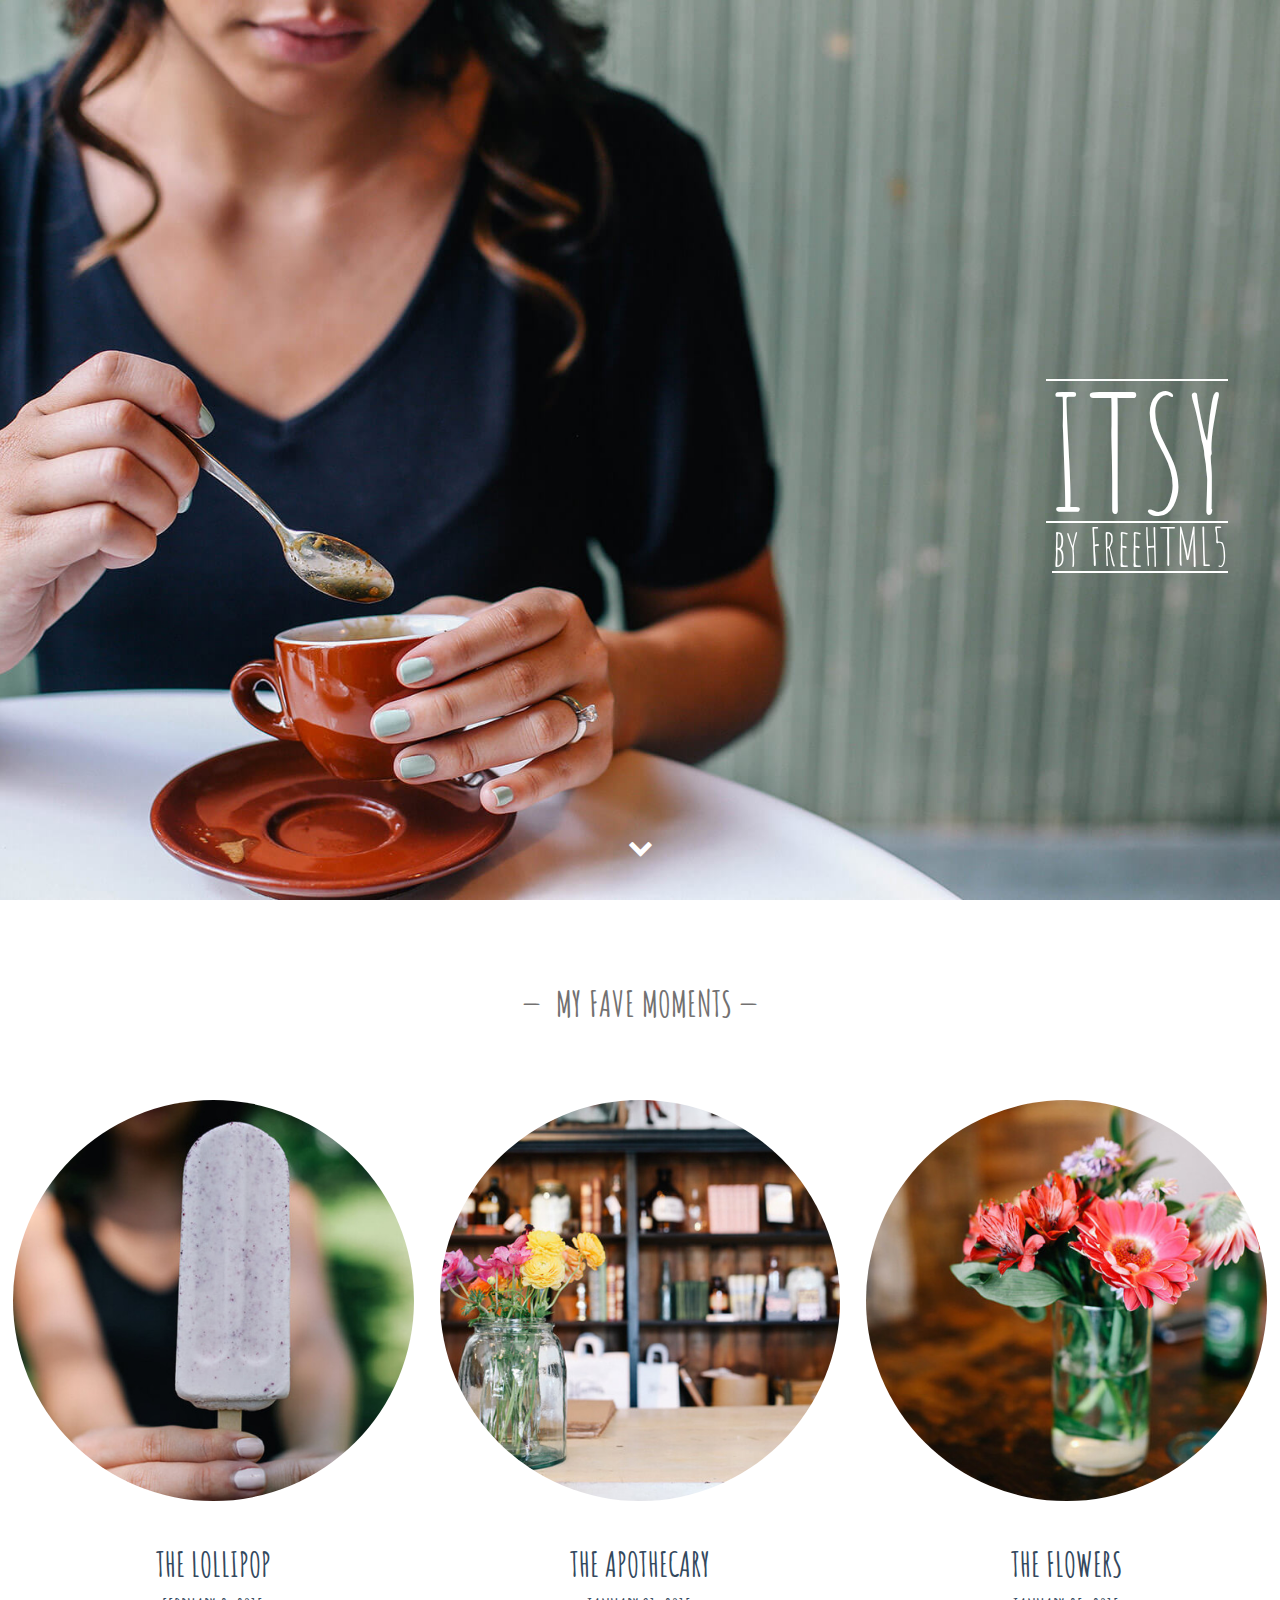
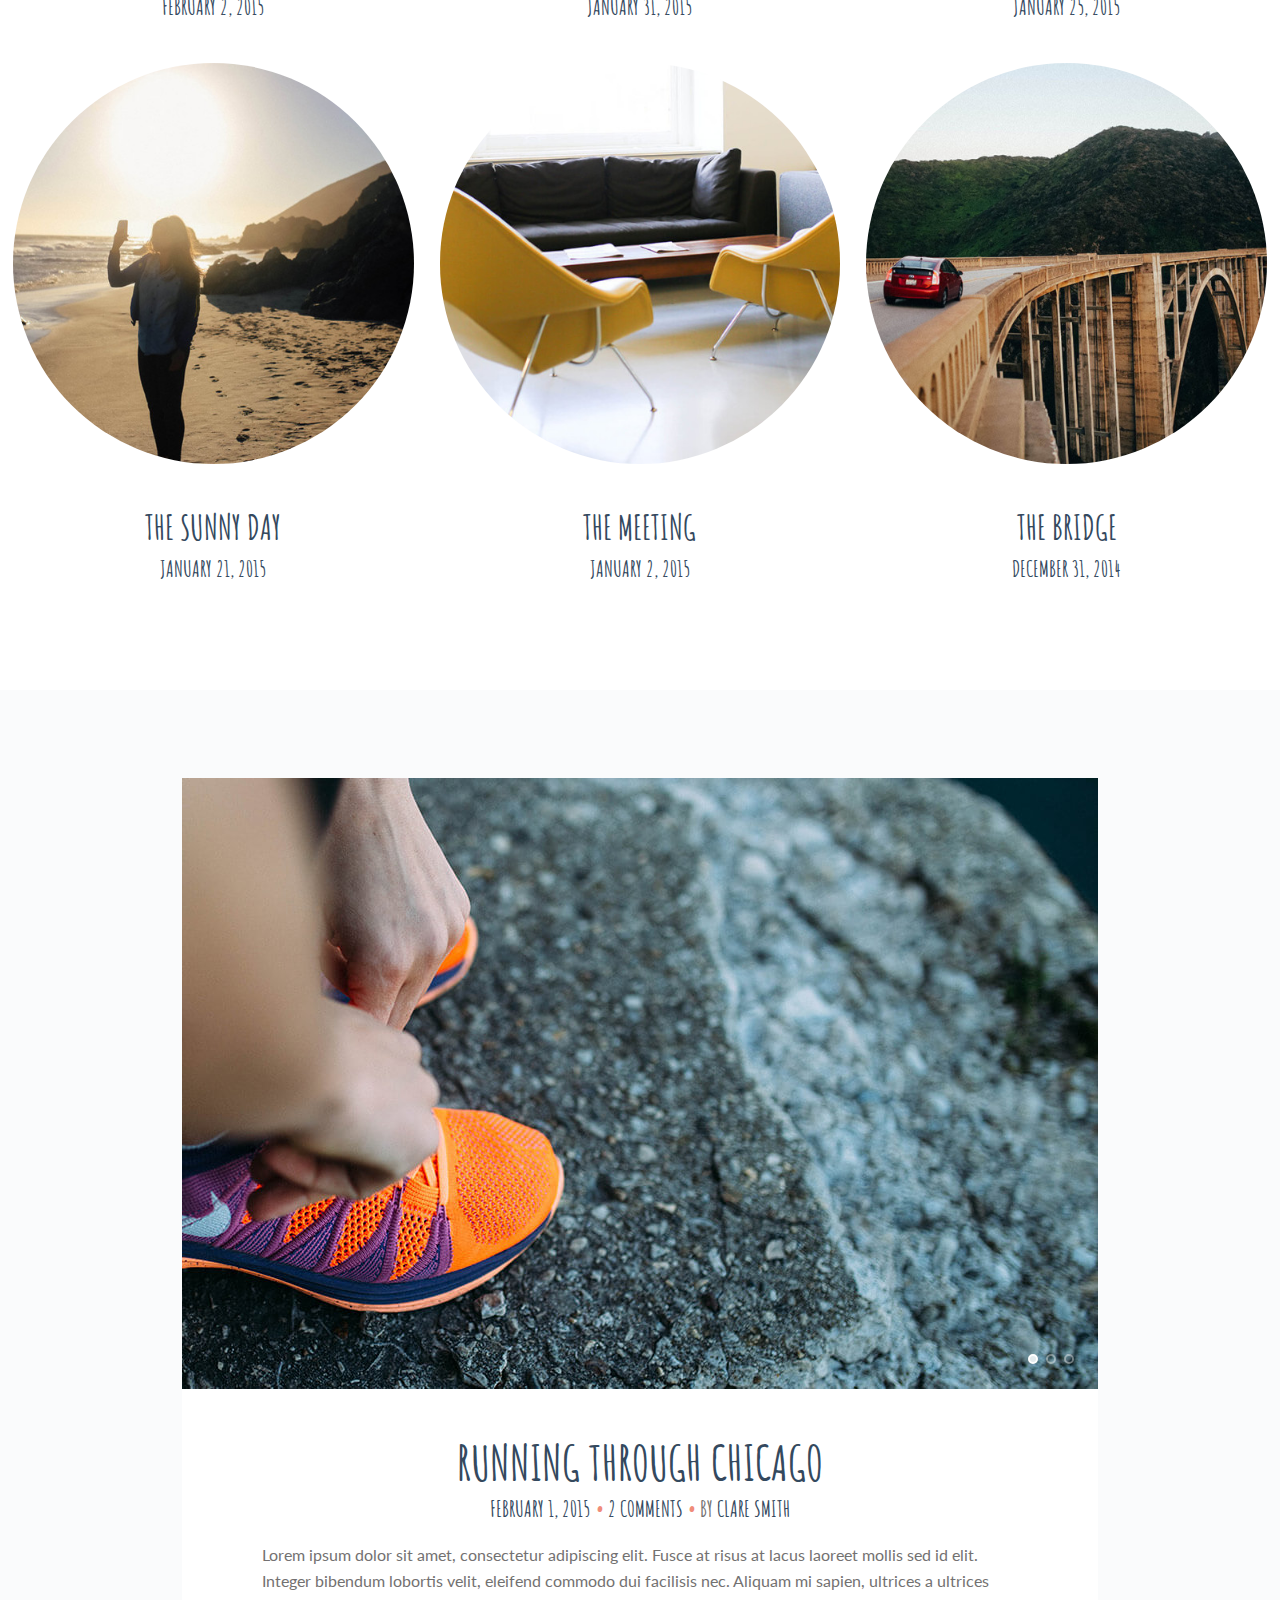
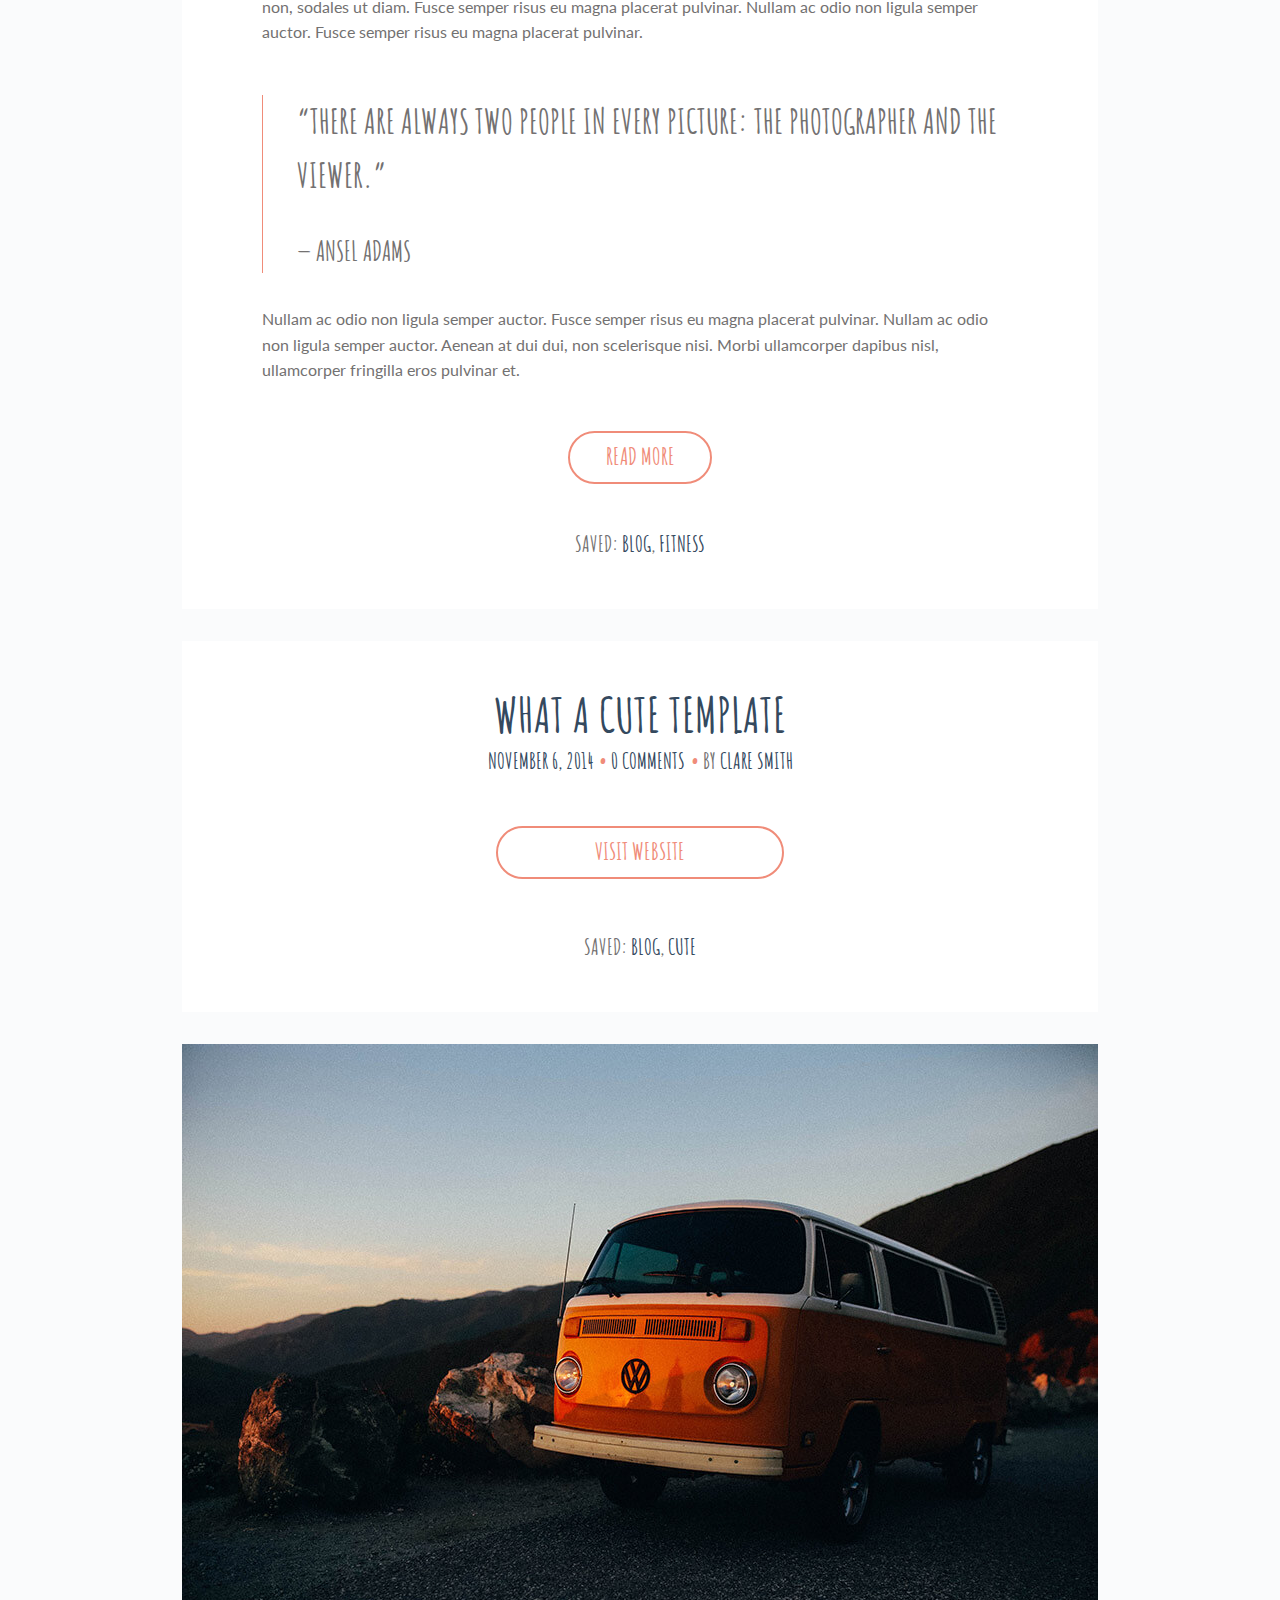
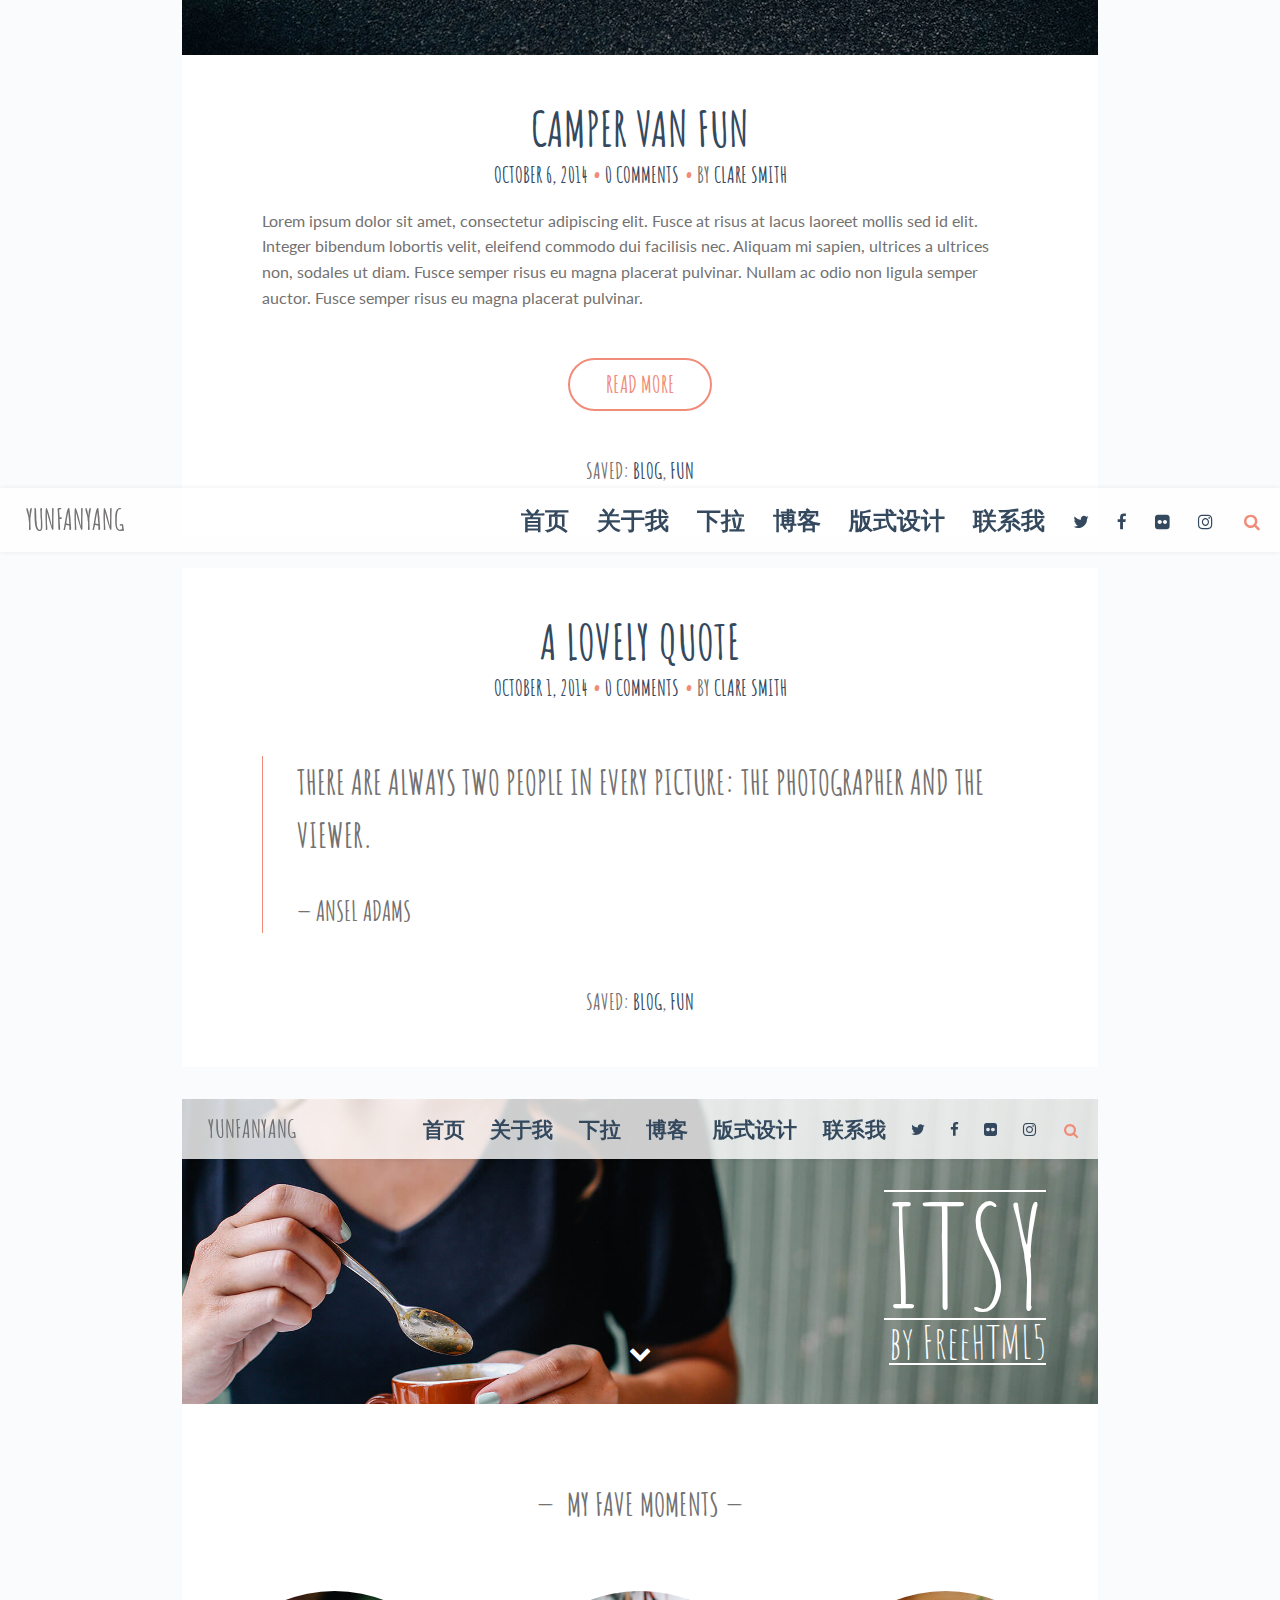
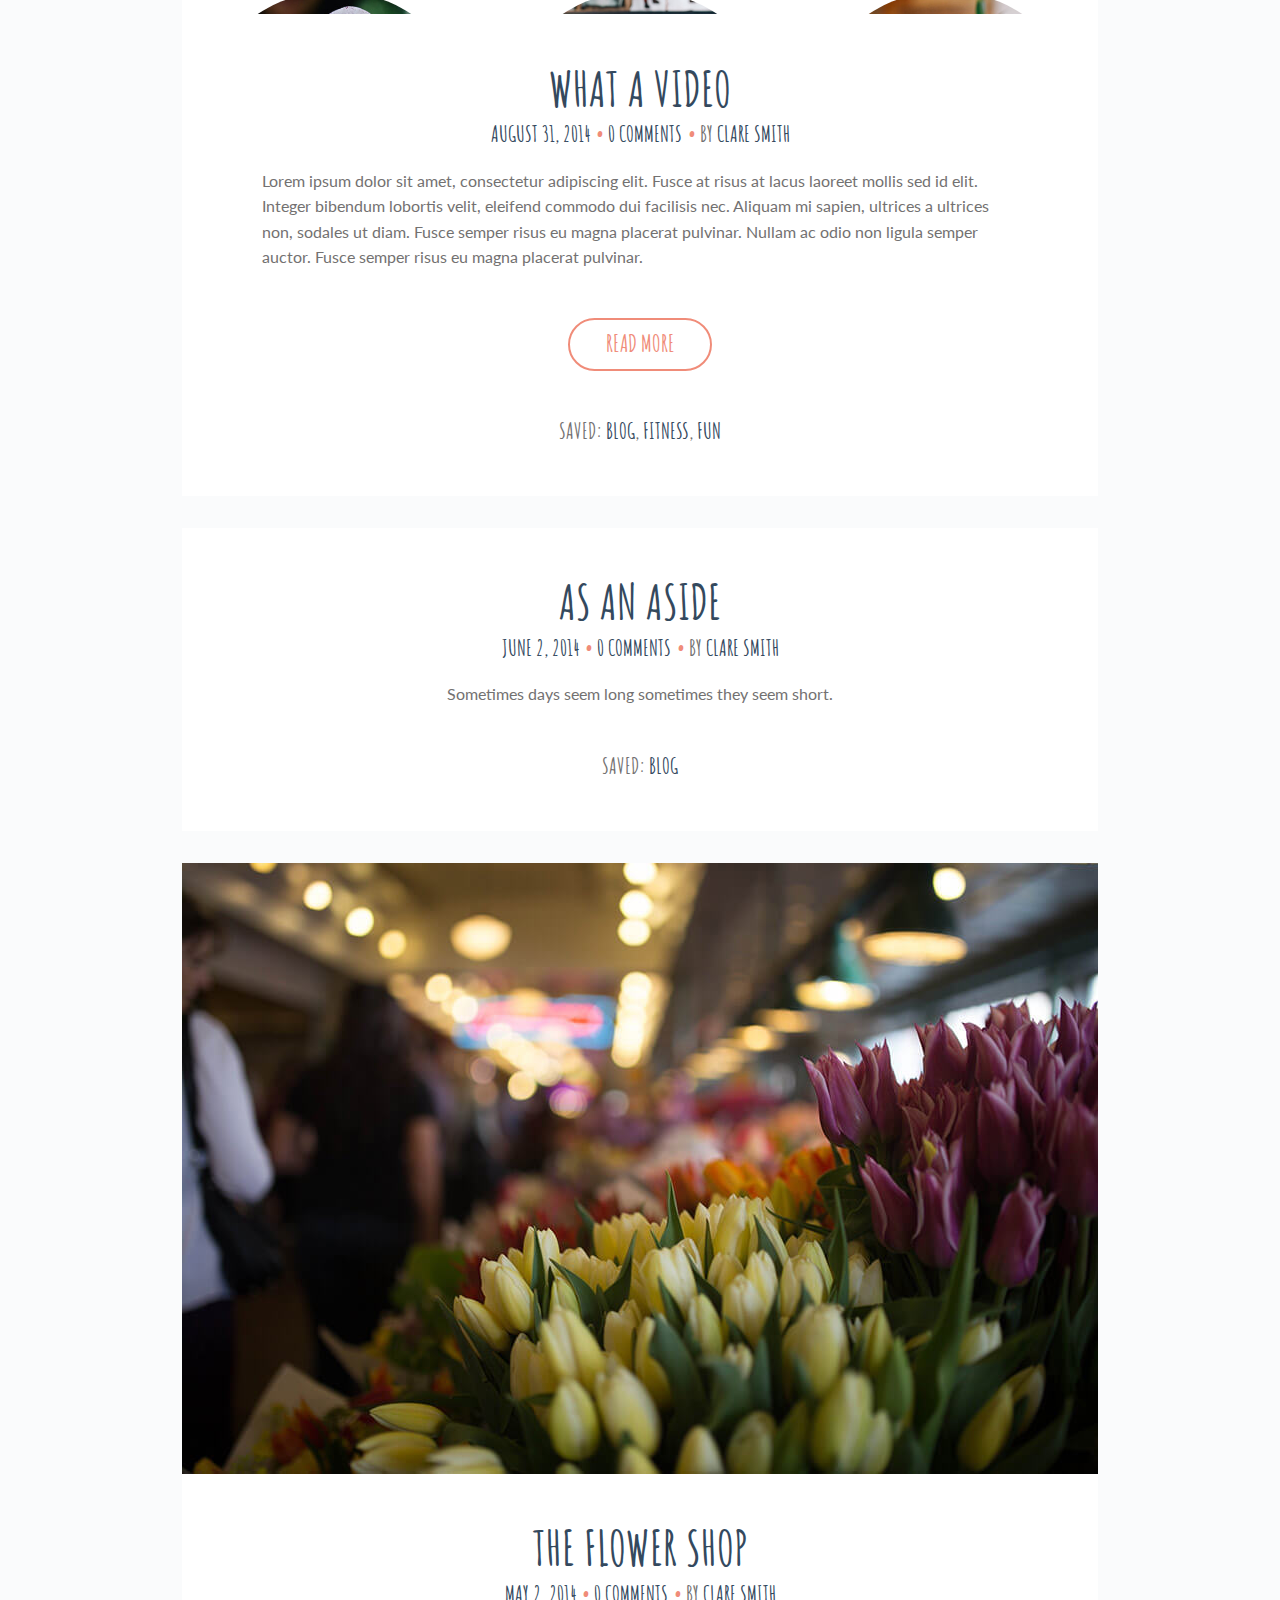
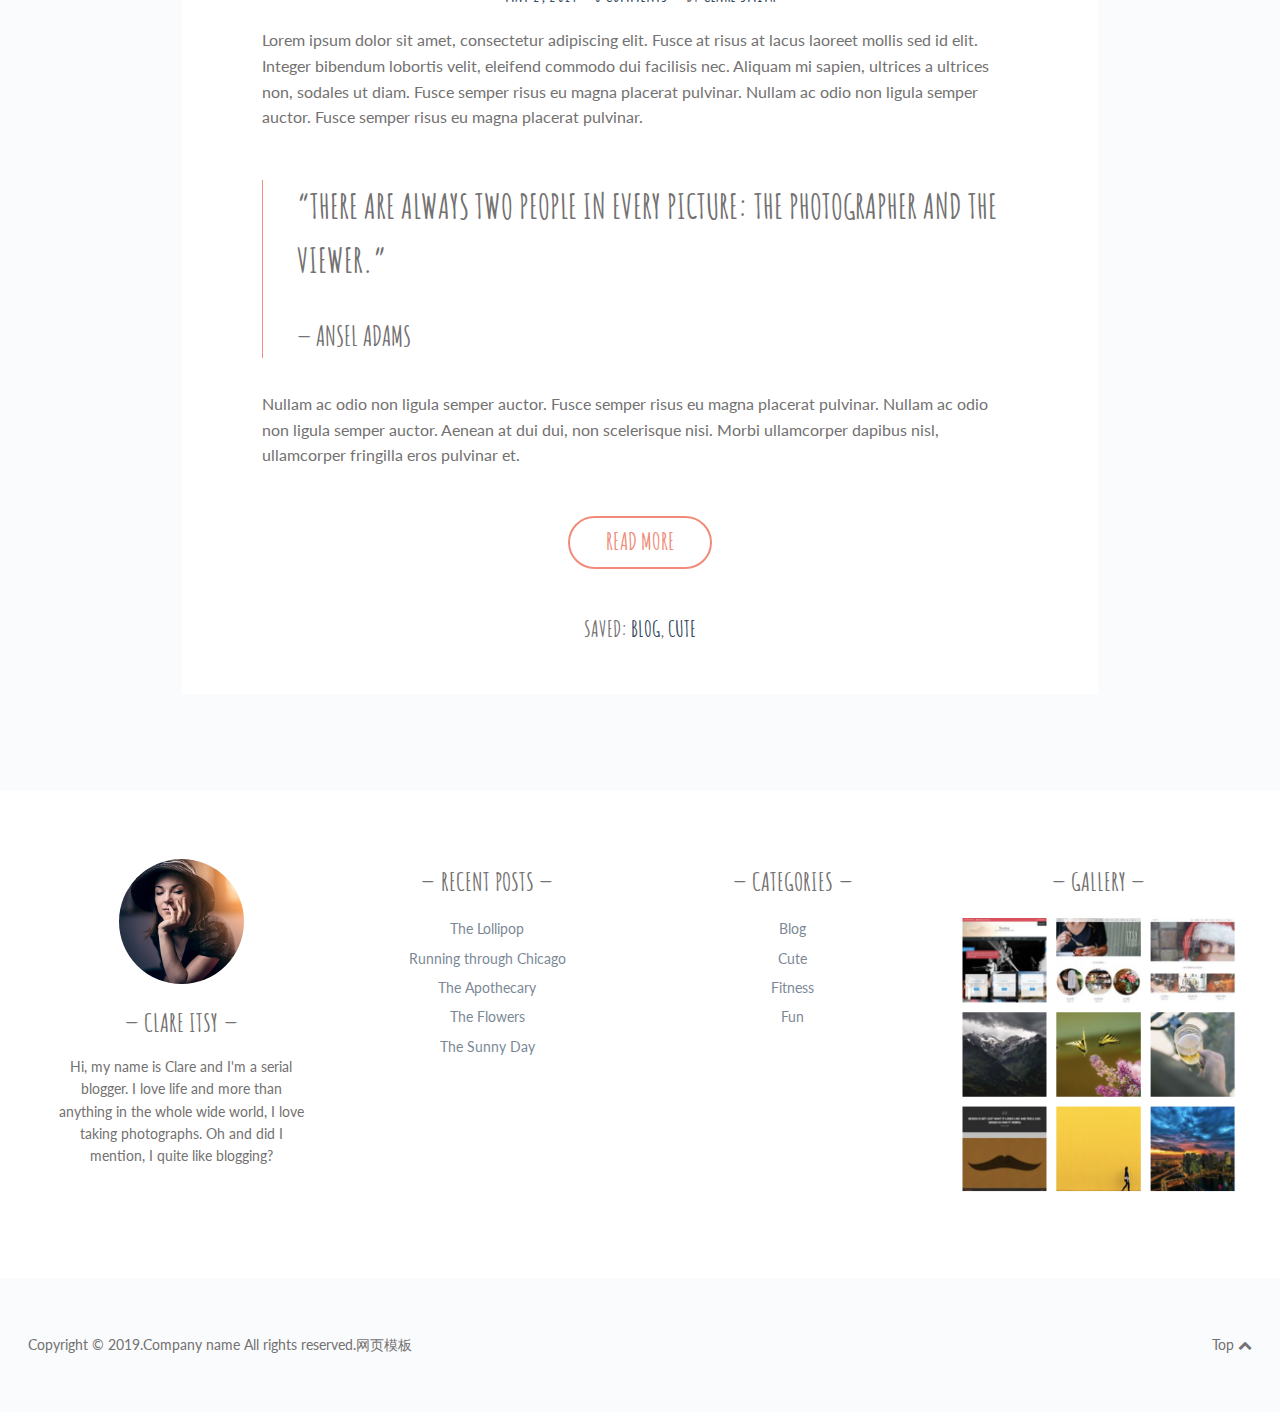
<file: index.html>
<!doctype html>
<html class="home blog no-js" lang="en-US">

<head>
    <title>杨向东-个人主页</title>
    <meta charset="UTF-8" />
    <link rel="stylesheet" href="css/font-awesome.min.css" type="text/css" media="all" />
    <link rel="stylesheet"
        href="https://fonts.googleapis.com/css?family=Amatic+SC%3A400%2C700%7CLato%3A400%2C700%2C400italic%2C700italic&amp;ver=4.9.8"
        type="text/css" media="screen" />
    <link rel="stylesheet" href="style.css" type="text/css" media="screen" />
    <link rel="stylesheet" href="print.css" type="text/css" media="print" />
    <!--[if (lt IE 9) & (!IEMobile)]>
    <link rel="stylesheet" id="lt-ie9-css" href="ie.css" type="text/css" media="screen"/>
    <![endif]-->
    <script src='js/jquery-3.0.0.min.js'></script>
    <script src='js/jquery-migrate-3.0.1.min.js'></script>
    <!--[if lt IE 9]>
    <script src="http://html5shim.googlecode.com/svn/trunk/html5.js"></script>
    <![endif]-->
</head>

<body class="home sticky-menu sidebar-off" id="top">
    <header class="header">
        <div class="header-wrap">
            <div class="logo plain logo-left">
                <div class="site-title">
                    <a href="index.html" title="Go to Home">yunfanYang</a>
                </div>
            </div><!-- /logo -->
            <nav id="nav" role="navigation">
                <div class="table">
                    <div class="table-cell">
                        <ul id="menu-menu-1">
                            <li class="menu-item">
                                <a href="index.html">首页</a></li>
                            <li class="menu-item">
                                <a href="about.html">关于我</a></li>
                            <li class="menu-item">
                                <a href="#">下拉</a>
                                <ul class="sub-menu">
                                    <li class="menu-item">
                                        <a href="#">自述</a></li>
                                    <li class="menu-item">
                                        <a href="#">兴趣</a></li>
                                    <li class="menu-item">
                                        <a href="#">健康</a>
                                    </li>
                                </ul>
                            </li>
                            <li class="menu-item">
                                <a href="blog.html">博客</a>
                                <ul class="sub-menu">
                                    <li class="menu-item">
                                        <a href="single.html">单身</a></li>
                                </ul>
                            </li>
                            <li class="menu-item">
                                <a href="typography.html">版式设计</a></li>
                            <li class="menu-item">
                                <a href="contact.html">联系我</a></li>
                            <li class="menu-inline menu-item">
                                <a title="Twitter" href="#">
                                    <i class="fa fa-twitter"></i><span class="i">微博</span>
                                </a></li>
                            <li class="menu-inline menu-item">
                                <a title="Facebook" href="#">
                                    <i class="fa fa-facebook"></i><span class="i">脸书</span>
                                </a></li>
                            <li class="menu-inline menu-item">
                                <a title="Flickr" href="#"><i class="fa fa-flickr"></i><span class="i">相册</span></a>
                            </li>
                            <li class="menu-inline menu-item">
                                <a title="Instagram" href="#">
                                    <i class="fa fa-instagram"></i><span class="i">照片分享</span>
                                </a>
                            </li>
                        </ul>
                    </div>
                </div>
            </nav>
            <a href="#nav" class="menu-trigger"><i class="fa fa-bars"></i></a>
            <a href="#topsearch" class="search-trigger"><i class="fa fa-search"></i></a>
        </div>
    </header>

    <div class="hero" style="background-image: url('images/lead.jpg'); text-align:right;">
        <div class="hero-inner">
            <div class="inner">
                <h1><span class="border border-top border-bottom">itsy</span></h1>
                <div class="hero-line-one"></div>
                <div class="hero-line-two"><span class="border border-bottom"><a href="#" style="color:#FFF;">by
                            FreeHTML5</a></span></div>
            </div>
            <a class="more-arrow" href="#content"><i class="fa fa-chevron-down"></i><span>向下滚动</span></a>
        </div>
    </div>
    <div class="home-sticky" id="content">
        <h2 class="home-sticky-title">my fave moments</h2>
        <div class="sticky-inner">
            <aside class="home-sticky-post post has-post-thumbnail sticky">
                <span class="post-image">
                    <a href="#">
                        <img width="502" height="502" src="images/Lollipop-502x502.jpg"
                            class="attachment-sticky size-sticky" alt="" />
                    </a>
                </span>

                <div class="inner">
                    <h3 class="entry-title">
                        <a href="#">The Lollipop</a>
                    </h3>

                    <ul class="meta top">
                        <li class="time">
                            <a href="#">
                                <time class="post-date updated" datetime="2015-02-02">February 2, 2015</time>
                            </a>
                        </li>
                    </ul>
                </div>
            </aside>

            <aside class="home-sticky-post post has-post-thumbnail sticky ">
                <span class="post-image">
                    <a href="#">
                        <img width="502" height="502" src="images/Apothecary.jpg" class="attachment-sticky size-sticky"
                            alt="" />
                    </a>
                </span>

                <div class="inner">
                    <h3 class="entry-title">
                        <a href="#">The Apothecary</a>
                    </h3>

                    <ul class="meta top">
                        <li class="time">
                            <a href="#" title="The Apothecary">
                                <time class="post-date updated" datetime="2015-01-31">January 31, 2015</time>
                            </a>
                        </li>
                    </ul>
                </div>

            </aside>

            <aside class="home-sticky-post post has-post-thumbnail sticky">

                <span class="post-image">
                    <a href="#">
                        <img width="502" height="502" src="images/Flowers.jpg" class="attachment-sticky size-sticky"
                            alt="" />
                    </a>
                </span>

                <div class="inner">
                    <h3 class="entry-title">
                        <a href="#">The Flowers</a>
                    </h3>

                    <ul class="meta top">
                        <li class="time">
                            <a href="#">
                                <time class="post-date updated" datetime="2015-01-25">January 25, 2015</time>
                            </a>
                        </li>
                    </ul>
                </div>

            </aside>

            <aside class="home-sticky-post post has-post-thumbnail sticky ">

                <span class="post-image">
                    <a href="#"><img width="502" height="502" src="images/Sun.jpg" class="attachment-sticky size-sticky"
                            alt="" />
                    </a>
                </span>

                <div class="inner">
                    <h3 class="entry-title">
                        <a href="#">The Sunny Day</a>
                    </h3>

                    <ul class="meta top">
                        <li class="time">
                            <a href="#" title="The Sunny Day">
                                <time class="post-date updated" datetime="2015-01-21">January 21, 2015</time>
                            </a>
                        </li>
                    </ul>
                </div>

            </aside>

            <aside class="home-sticky-post post has-post-thumbnail sticky ">


                <span class="post-image">
                    <a href="#">
                        <img width="502" height="502" src="images/Meeting.jpg" class="attachment-sticky size-sticky"
                            alt="" />
                    </a>
                </span>

                <div class="inner">
                    <h3 class="entry-title">
                        <a href="#">The Meeting</a>
                    </h3>

                    <ul class="meta top">
                        <li class="time">
                            <a href="#">
                                <time class="post-date updated" datetime="2015-01-02">January 2, 2015</time>
                            </a>
                        </li>
                    </ul>
                </div>

            </aside>

            <aside class="home-sticky-post post has-post-thumbnail sticky ">

                <span class="post-image">
                    <a href="#">
                        <img width="502" height="502" src="images/Bridge.jpg" class="attachment-sticky size-sticky"
                            alt="" />
                    </a>
                </span>


                <div class="inner">
                    <h3 class="entry-title">
                        <a href="#">The Bridge</a>
                    </h3>

                    <ul class="meta top">
                        <li class="time">
                            <a href="#">
                                <time class="post-date updated" datetime="2014-12-31">December 31, 2014</time>
                            </a>
                        </li>
                    </ul>
                </div>

            </aside>

        </div>


    </div>
    <div class="wrap full-wrap">
        <div class="main-wrap">
            <section class="main main-archive">
                <div class="loop">


                    <article class="post format-gallery post_format-post-format-gallery">


                        <a href="#" title="Running through Chicago">
                            <div class="part-gallery">
                                <div class="flexslider">
                                    <ul class="slides">

                                        <li><span class="post-image"><img src="images/Run-3.jpg" alt="Run-3" /></span>
                                        </li>
                                        <li><span class="post-image"><img src="images/Run-1.jpg" alt="Run-1" /></span>
                                        </li>
                                        <li><span class="post-image"><img src="images/Run-2.jpg" alt="Run-2" /></span>
                                        </li>
                                    </ul>
                                </div>
                            </div>

                        </a>

                        <div class="inner">

                            <h2 class="entry-title">
                                <a href="#" title="Running through Chicago">
                                    Running through Chicago </a>
                            </h2>
                            <ul class="meta top">
                                <li class="time">
                                    <a href="#" title="Running through Chicago">
                                        <time class="post-date updated" datetime="2015-02-01">February 1, 2015</time>
                                    </a></li>

                                <li class="comments post-tags">
                                    <a href="#">2
                                        Comments</a></li>
                                <li class="author-m post-tags">
                                    By <span class="vcard author post-author"><span class="fn"><a href="#"
                                                title="Posts by Clare Smith" rel="author">Clare Smith</a></span></span>
                                </li>
                            </ul>
                            <div class="post-content">
                                <p>Lorem ipsum dolor sit amet, consectetur adipiscing elit. Fusce at risus at lacus
                                    laoreet
                                    mollis sed id elit. Integer bibendum lobortis velit, eleifend commodo dui facilisis
                                    nec.
                                    Aliquam mi sapien, ultrices a ultrices non, sodales ut diam. Fusce semper risus eu
                                    magna
                                    placerat pulvinar. Nullam ac odio non ligula semper auctor. Fusce semper risus eu
                                    magna
                                    placerat pulvinar.</p>
                                <blockquote>
                                    <p>“There are always two people in every picture: the photographer and the
                                        viewer.”<cite>Ansel Adams</cite></p>
                                </blockquote>
                                <p>Nullam ac odio non ligula semper auctor. Fusce semper risus eu magna placerat
                                    pulvinar.
                                    Nullam ac odio non ligula semper auctor. Aenean at dui dui, non scelerisque nisi.
                                    Morbi
                                    ullamcorper dapibus nisl, ullamcorper fringilla eros pulvinar et. <a href="#"
                                        class="more-link">Read More</a></p>
                            </div>
                            <ul class="meta bottom">
                                <li class="cat post-tags">Saved: <a href="#">Blog</a>,
                                    <a href="#">Fitness</a>
                                </li>
                            </ul>
                        </div>
                    </article>
                    <article class="post format-link has-post-thumbnail post_format-post-format-link">
                        <div class="inner">
                            <h2 class="entry-title">
                                <a href="#" title="What a cute template">
                                    What a cute template </a>
                            </h2>
                            <ul class="meta top">
                                <li class="time">
                                    <a href="#" title="What a cute template">
                                        <time class="post-date updated" datetime="2014-11-06">November 6, 2014</time>
                                    </a></li>

                                <li class="comments post-tags">
                                    <a href="#">0
                                        Comments</a></li>

                                <li class="author-m post-tags">
                                    By <span class="vcard author post-author"><span class="fn"><a href="#"
                                                title="Posts by Clare Smith" rel="author">Clare Smith</a></span></span>
                                </li>

                            </ul>

                            <div class="part-link">
                                <a class="more-link" href="#" title="What a cute template" target="_self">Visit
                                    Website</a>
                            </div>


                            <ul class="meta bottom">

                                <li class="cat post-tags">Saved: <a href="#">Blog</a>,
                                    <a href="#" rel="category tag">Cute</a></li>

                            </ul>

                        </div>
                    </article>


                    <article class="post format-image has-post-thumbnail post_format-post-format-image">




                        <span class="post-image">
                            <a href="#" title="Camper Van Fun">
                                <img width="916" height="611" src="images/Camper-1.jpg"
                                    class="attachment-desktop size-desktop" alt="" />
                            </a>

                        </span>


                        <div class="inner">

                            <h2 class="entry-title">
                                <a href="#" title="Camper Van Fun">
                                    Camper Van Fun </a>
                            </h2>
                            <ul class="meta top">
                                <li class="time">
                                    <a href="#" title="Camper Van Fun">
                                        <time class="post-date updated" datetime="2014-10-06">October 6, 2014</time>
                                    </a></li>

                                <li class="comments post-tags">
                                    <a href="#">0
                                        Comments</a></li>

                                <li class="author-m post-tags">
                                    By <span class="vcard author post-author"><span class="fn"><a href="#"
                                                title="Posts by Clare Smith" rel="author">Clare Smith</a></span></span>
                                </li>

                            </ul>
                            <div class="post-content">
                                <p>Lorem ipsum dolor sit amet, consectetur adipiscing elit. Fusce at risus at lacus
                                    laoreet
                                    mollis sed id elit. Integer bibendum lobortis velit, eleifend commodo dui facilisis
                                    nec.
                                    Aliquam mi sapien, ultrices a ultrices non, sodales ut diam. Fusce semper risus eu
                                    magna
                                    placerat pulvinar. Nullam ac odio non ligula semper auctor. Fusce semper risus eu
                                    magna
                                    placerat pulvinar. <a href="#" class="more-link">Read More</a></p>
                            </div>


                            <ul class="meta bottom">

                                <li class="cat post-tags">Saved: <a href="#">Blog</a>,
                                    <a href="#">Fun</a>
                                </li>

                            </ul>
                        </div>
                    </article>


                    <article class="post format-quote has-post-thumbnail post_format-post-format-quote">


                        <div class="inner">

                            <h2 class="entry-title">
                                <a href="#" title="A lovely Quote">
                                    A lovely Quote </a>
                            </h2>
                            <ul class="meta top">
                                <li class="time">
                                    <a href="#" title="A lovely Quote">
                                        <time class="post-date updated" datetime="2014-10-01">October 1, 2014</time>
                                    </a></li>

                                <li class="comments post-tags">
                                    <a href="#">0
                                        Comments</a></li>

                                <li class="author-m post-tags">
                                    By <span class="vcard author post-author"><span class="fn"><a href="#"
                                                title="Posts by Clare Smith" rel="author">Clare Smith</a></span></span>
                                </li>

                            </ul>
                            <div class="post-content">
                                <blockquote class="content-quote">
                                    <p>There are always two people in every picture: the photographer and the viewer.
                                    </p>
                                    <cite>Ansel Adams</cite>
                                </blockquote>
                            </div>


                            <ul class="meta bottom">

                                <li class="cat post-tags">Saved: <a href="#">Blog</a>,
                                    <a href="#">Fun</a>
                                </li>

                            </ul>

                        </div>
                    </article>


                    <article class="post format-video has-post-thumbnail post_format-post-format-video">


                        <span class="post-image post-video">
                            <div class="fluid-width-video-wrapper" style="padding-top: 56.25%;"><iframe src="#"
                                    frameborder="0" webkitallowfullscreen="" mozallowfullscreen=""
                                    allowfullscreen=""></iframe></div>
                        </span>

                        <div class="inner">

                            <h2 class="entry-title">
                                <a href="#" title="What a video">
                                    What a video </a>
                            </h2>
                            <ul class="meta top">
                                <li class="time">
                                    <a href="#" title="What a video">
                                        <time class="post-date updated" datetime="2014-08-31">August 31, 2014</time>
                                    </a></li>

                                <li class="comments post-tags">
                                    <a href="#">0
                                        Comments</a></li>

                                <li class="author-m post-tags">
                                    By <span class="vcard author post-author"><span class="fn"><a href="#"
                                                title="Posts by Clare Smith" rel="author">Clare Smith</a></span></span>
                                </li>

                            </ul>
                            <div class="post-content">
                                <p>Lorem ipsum dolor sit amet, consectetur adipiscing elit. Fusce at risus at lacus
                                    laoreet
                                    mollis sed id elit. Integer bibendum lobortis velit, eleifend commodo dui facilisis
                                    nec.
                                    Aliquam mi sapien, ultrices a ultrices non, sodales ut diam. Fusce semper risus eu
                                    magna
                                    placerat pulvinar. Nullam ac odio non ligula semper auctor. Fusce semper risus eu
                                    magna
                                    placerat pulvinar. <a href="#" class="more-link">Read More</a></p>
                            </div>


                            <ul class="meta bottom">

                                <li class="cat post-tags">Saved: <a href="#">Blog</a>,
                                    <a href="#">Fitness</a>,
                                    <a href="#">Fun</a>
                                </li>

                            </ul>

                        </div>
                    </article>


                    <article class="post has-post-thumbnail">


                        <div class="inner">

                            <h2 class="entry-title">
                                <a href="#" title="As an aside">
                                    As an aside </a>
                            </h2>
                            <ul class="meta top">
                                <li class="time">
                                    <a href="#" title="As an aside">
                                        <time class="post-date updated" datetime="2014-06-02">June 2, 2014</time>
                                    </a></li>

                                <li class="comments post-tags">
                                    <a href="#">0
                                        Comments</a></li>

                                <li class="author-m post-tags">
                                    By <span class="vcard author post-author"><span class="fn"><a href="#"
                                                title="Posts by Clare Smith" rel="author">Clare Smith</a></span></span>
                                </li>

                            </ul>
                            <div class="post-content">
                                <p style="text-align: center">Sometimes days seem long sometimes they seem short.</p>
                            </div>


                            <ul class="meta bottom">

                                <li class="cat post-tags">Saved: <a href="#">Blog</a>
                                </li>

                            </ul>

                        </div>
                    </article>

                    <article class="post has-post-thumbnail">




                        <span class="post-image">
                            <a href="#" title="The Flower Shop">
                                <img width="916" height="611" src="images/Flower-Shop.jpg"
                                    class="attachment-desktop size-desktop" alt="" />
                            </a>
                        </span>


                        <div class="inner">

                            <h2 class="entry-title">
                                <a href="#" title="The Flower Shop">
                                    The Flower Shop </a>
                            </h2>
                            <ul class="meta top">
                                <li class="time">
                                    <a href="#" title="The Flower Shop">
                                        <time class="post-date updated" datetime="2014-05-02">May 2, 2014</time>
                                    </a></li>

                                <li class="comments post-tags">
                                    <a href="#">0
                                        Comments</a></li>

                                <li class="author-m post-tags">
                                    By <span class="vcard author post-author"><span class="fn"><a href="#"
                                                title="Posts by Clare Smith" rel="author">Clare Smith</a></span></span>
                                </li>

                            </ul>
                            <div class="post-content">
                                <p>Lorem ipsum dolor sit amet, consectetur adipiscing elit. Fusce at risus at lacus
                                    laoreet
                                    mollis sed id elit. Integer bibendum lobortis velit, eleifend commodo dui facilisis
                                    nec.
                                    Aliquam mi sapien, ultrices a ultrices non, sodales ut diam. Fusce semper risus eu
                                    magna
                                    placerat pulvinar. Nullam ac odio non ligula semper auctor. Fusce semper risus eu
                                    magna
                                    placerat pulvinar.</p>
                                <blockquote>
                                    <p>“There are always two people in every picture: the photographer and the
                                        viewer.”<cite>Ansel Adams</cite></p>
                                </blockquote>
                                <p>Nullam ac odio non ligula semper auctor. Fusce semper risus eu magna placerat
                                    pulvinar.
                                    Nullam ac odio non ligula semper auctor. Aenean at dui dui, non scelerisque nisi.
                                    Morbi
                                    ullamcorper dapibus nisl, ullamcorper fringilla eros pulvinar et. <a href="#"
                                        class="more-link">Read More</a></p>
                            </div>


                            <ul class="meta bottom">

                                <li class="cat post-tags">Saved: <a href="#">Blog</a>,
                                    <a href="#" rel="category tag">Cute</a></li>

                            </ul>

                        </div>
                    </article>


                </div>


            </section>


        </div><!-- /main-wrap -->


    </div><!-- /wrap -->


    <div class="footer-widgets widget-count-4">

        <div class="wrap">

            <div class="mt-about-you-widget">
                <div class="widget footer">

                    <img class="mt-about-avatar" src="images/about-me.jpg" alt="Clare Itsy" />


                    <h4>Clare Itsy</h4>

                    <div class="mt-about-bio">
                        <p>Hi, my name is Clare and I&#039;m a serial blogger. I love life and more
                            than anything in the whole wide world, I love taking photographs. Oh and did I mention, I
                            quite like
                            blogging?</p>
                    </div>


                </div>
            </div>
            <div class="widget footer">
                <h4>Recent Posts</h4>
                <ul>
                    <li>
                        <a href="#">The Lollipop</a>
                    </li>
                    <li>
                        <a href="#">Running through Chicago</a>
                    </li>
                    <li>
                        <a href="#">The Apothecary</a>
                    </li>
                    <li>
                        <a href="#">The Flowers</a>
                    </li>
                    <li>
                        <a href="#">The Sunny Day</a>
                    </li>
                </ul>
            </div>
            <div class="widget footer">
                <h4>Categories</h4>
                <ul>
                    <li class="cat-item cat-item-6">
                        <a href="#" title="A cute little description would go in here">Blog</a>
                    </li>
                    <li class="cat-item cat-item-7">
                        <a href="#" title="A cute little description would go in here">Cute</a>
                    </li>
                    <li class="cat-item cat-item-8">
                        <a href="#">Fitness</a>
                    </li>
                    <li class="cat-item cat-item-9">
                        <a href="#">Fun</a>
                    </li>
                </ul>
            </div>
            <div class="widget footer">
                <h4>Gallery</h4>
                <div class="textwidget">
                    <img src="images/gallery.png" alt="">
                </div>
            </div>
        </div>

    </div>


    <footer class="footer">
        <div class="footer-wrap">
            <div id="footer-text">Copyright &copy; 2019.Company name All rights reserved.<a target="_blank"
                    href="http://sc.chinaz.com/moban/">&#x7F51;&#x9875;&#x6A21;&#x677F;</a></div>

            <a href="#top" id="btt">Top <i class="fa fa-chevron-up"></i></a>
        </div>
    </footer>

    <div id="topsearch">
        <div class="table">
            <div class="table-cell">
                <form role="search" method="get" class="searchform" action="index.html">
                    <div>
                        <input type="text" value="" name="s" class="s" placeholder="Type and hit enter" />
                        <input type="submit" class="searchsubmit" value="Search" />
                    </div>
                </form>
            </div>
        </div>
        <a href="#topsearch" class="search-trigger"><i class="fa fa-times"></i></a>
    </div>


    <script>
        var ie9 = false;
    </script>
    <!--[if lte IE 9 ]>
<script> var ie9 = true; </script>
<![endif]-->
    <script src="js/global-plugins.min.js"></script>
    <script src="js/main.js"></script>
</body>

</html>
</file>
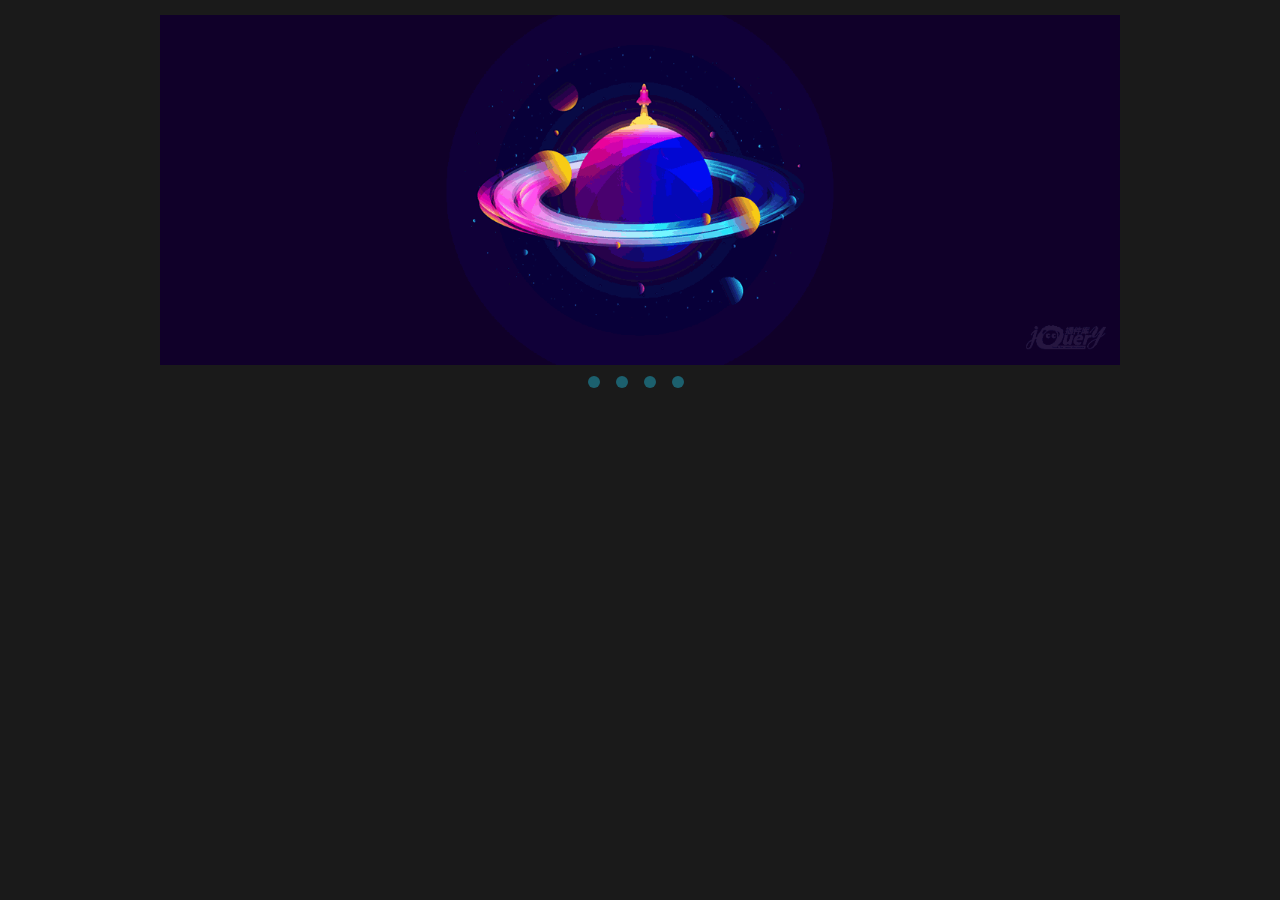
<file: 3D轮播图/index.html>
﻿<!doctype html>
<html dir="ltr" xmlns="http://www.w3.org/1999/xhtml" lang="zh-cn">

<head>
  <meta http-equiv="Content-Type" content="text/html; charset=UTF-8">
  <meta name="viewport" content="width=device-width, user-scalable=no">
  <title>jquery 3D幻灯轮播图 点击可全屏显示</title>
  <link rel="stylesheet" href="css/style.css" type="text/css" media="screen">
  <!--  HEAD -->
  <link rel="stylesheet" type="text/css" href="images/engine/style.css" media="screen" />
  <script src="http://www.jq22.com/jquery/jquery-1.10.2.js"></script>
  <!--  HEAD. -->
</head>

<body>
  <div class="container">
    <div style="position: relative;" class="slideshow grid_12">
      <div class="holder" style="">
        <!-- 主体部分 -->
        <div id="wowslider-container">
          <div class="ws_images">
            <ul>
              <li> <a href="#"> <img src="images/data/images/slide1.png" alt="123" title="" /> </a> </li>
              <li> <a href="#"> <img src="images/data/images/slide2.png" alt="456" title="" /> </a></li>
              <li> <a href="#"> <img src="images/data/images/slide3.png" alt="789" title="" /> </a></li>
              <li> <a href="#"> <img src="images/data/images/slide4.png" alt="789" title="" /> </a></li>
            </ul>
          </div>
          <div class="ws_bullets">
            <div>
              <a href="#"> <img src="images/data/tooltips/slide1.png" alt="CSS3 Slider" /> </a>
              <a href="#"> <img src="images/data/tooltips/slide2.png" alt="CSS Slideshow" /> </a>
              <a href="#"> <img src="images/data/tooltips/slide3.png" alt="CSS Gallery" /> </a>
              <a href="#"> <img src="images/data/tooltips/slide4.png" alt="Video Support" /> </a>
            </div>
          </div>
        </div>
        <script type="text/javascript" src="images/engine/wowslider.js"></script>
        <script type="text/javascript" src="images/engine/script.js"></script>
        <!-- 主体部分. -->
      </div>
    </div>
  </div>
</body>

</html>
</file>
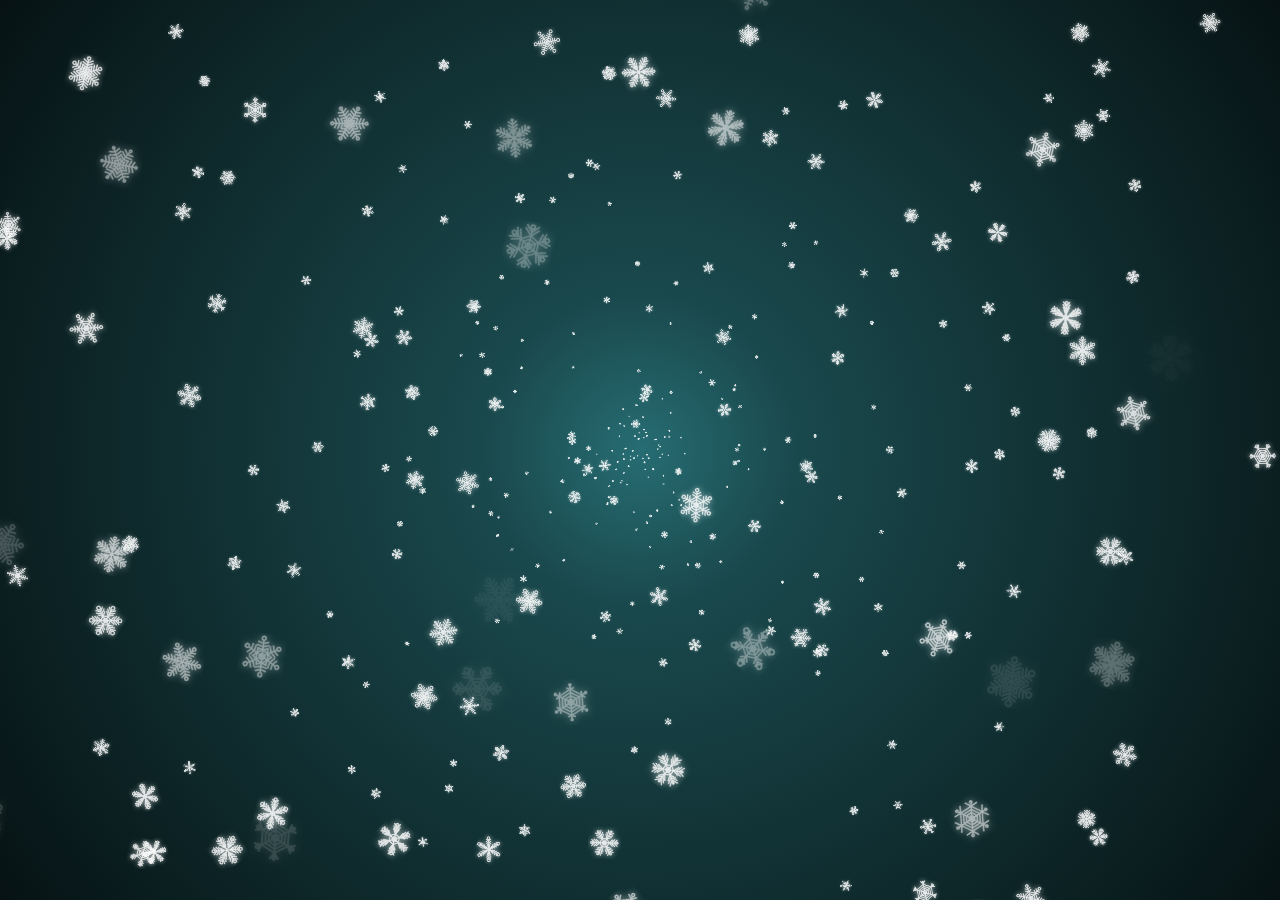
<file: 雪花代码/xue/index.html>
﻿<!doctype html>
<html>
<head>
<meta charset="utf-8">
<title>html5散开变大雪花动画特效 - lmlblog.com</title>

<script type="text/javascript" src="js/jquery.min.js"></script>

<style>
html,body {
    width: 100%;
    height: 100%;
    margin: 0;
    padding: 0;
    overflow: hidden;
}
.container{
    width: 100%;
    height: 100%;
    margin: 0;
    padding: 0;
}</style>
</head>
<body>

<div id="jsi-snow-container" class="container"></div>

<script>
var RENDERER = {
	SNOW_COUNT: {INIT : 100, DELTA : 1},
	BACKGROUND_COLOR : 'hsl(%h, 50%, %l%)', 
	INIT_HUE : 180,
	DELTA_HUE : 0.1,
	
	init : function(){
		this.setParameters();
		this.reconstructMethod();
		this.createSnow(this.SNOW_COUNT.INIT * this.countRate, true);
		this.render();
	},
	setParameters : function(){
		this.$window = $(window);
		
		this.$container = $('#jsi-snow-container');
		this.width = this.$container.width();
		this.height = this.$container.height();
		this.center = {x : this.width / 2, y : this.height / 2};
		this.countRate =  this.width * this.height / 500 / 500;
		this.canvas = $('<canvas />').attr({width : this.width, height : this.height}).appendTo(this.$container).get(0);
		this.context = this.canvas.getContext('2d');
		
		this.radius = Math.sqrt(this.center.x * this.center.x + this.center.y * this.center.y);
		this.hue = this.INIT_HUE;
		this.snows = [];
	},
	reconstructMethod : function(){
		this.render = this.render.bind(this);
	},
	createSnow : function(count, toRandomize){
		for(var i = 0; i < count; i++){
			this.snows.push(new SNOW(this.width, this.height, this.center, toRandomize));
		}
	},
	render : function(){
		requestAnimationFrame(this.render);
		
		var gradient = this.context.createRadialGradient(this.center.x, this.center.y, 0, this.center.x, this.center.y, this.radius),
			backgroundColor = this.BACKGROUND_COLOR.replace('%h', this.hue);
		
		gradient.addColorStop(0, backgroundColor.replace('%l', 30));
		gradient.addColorStop(0.2, backgroundColor.replace('%l', 20));
		gradient.addColorStop(1, backgroundColor.replace('%l', 5));
		
		this.context.fillStyle = gradient;
		this.context.fillRect(0, 0, this.width, this.height);
		
		for(var i = this.snows.length - 1; i >= 0; i--){
			if(!this.snows[i].render(this.context)){
				this.snows.splice(i, 1);
			}
		}
		this.hue += this.DELTA_HUE;
		this.hue %= 360;
		
		this.createSnow(this.SNOW_COUNT.DELTA, false);
	}
};
var SNOW = function(width, height, center, toRandomize){
	this.width = width;
	this.height = height;
	this.center = center;
	this.init(toRandomize);
};
SNOW.prototype = {
	RADIUS : 20,
	OFFSET : 4,
	INIT_POSITION_MARGIN : 20,
	COLOR : 'rgba(255, 255, 255, 0.8)',
	TOP_RADIUS : {MIN : 1, MAX : 3},
	SCALE : {INIT : 0.04, DELTA : 0.01},
	DELTA_ROTATE : {MIN : -Math.PI / 180 / 2, MAX : Math.PI / 180 / 2},
	THRESHOLD_TRANSPARENCY : 0.7,
	VELOCITY : {MIN : -1, MAX : 1},
	LINE_WIDTH : 2,
	BLUR : 10,
	
	init : function(toRandomize){
		this.setParameters(toRandomize);
		this.createSnow();
	},
	setParameters : function(toRandomize){
		if(!this.canvas){
			this.radius = this.RADIUS + this.TOP_RADIUS.MAX * 2 + this.LINE_WIDTH;
			this.length = this.radius * 2;
			this.canvas = $('<canvas />').attr({width : this.length, height : this.length}).get(0);
			this.context = this.canvas.getContext('2d');
		}
		this.topRadius = this.getRandomValue(this.TOP_RADIUS);
		
		var theta = Math.PI * 2 * Math.random();
		
		this.x = this.center.x + this.INIT_POSITION_MARGIN * Math.cos(theta);
		this.y = this.center.y + this.INIT_POSITION_MARGIN * Math.sin(theta);
		this.vx = this.getRandomValue(this.VELOCITY);
		this.vy = this.getRandomValue(this.VELOCITY);
		
		this.deltaRotate = this.getRandomValue(this.DELTA_ROTATE);
		this.scale = this.SCALE.INIT;
		this.deltaScale = 1 + this.SCALE.DELTA * 500 / Math.max(this.width, this.height);
		this.rotate = 0;
		
		if(toRandomize){
			for(var i = 0, count = Math.random() * 1000; i < count; i++){
				this.x += this.vx;
		 		this.y += this.vy;
		 		this.scale *= this.deltaScale;
		 		this.rotate += this.deltaRotate;
			}
		}
	},
	getRandomValue : function(range){
		return range.MIN + (range.MAX - range.MIN) * Math.random();
	},
	createSnow : function(){
		this.context.clearRect(0, 0, this.length, this.length);
		
		this.context.save();
		this.context.beginPath();
		this.context.translate(this.radius, this.radius);
		this.context.strokeStyle = this.COLOR;
		this.context.lineWidth = this.LINE_WIDTH;
		this.context.shadowColor = this.COLOR;
		this.context.shadowBlur = this.BLUR;
		
		var angle60 = Math.PI / 180 * 60,
			sin60 = Math.sin(angle60),
			cos60 = Math.cos(angle60),
			threshold = Math.random() * this.RADIUS / this.OFFSET | 0,
			rate = 0.5 + Math.random() * 0.5,
			offsetY = this.OFFSET * Math.random() * 2,
			offsetCount = this.RADIUS / this.OFFSET;
		
		for(var i = 0; i < 6; i++){
			this.context.save();
			this.context.rotate(angle60 * i);
			
			for(var j = 0; j <= threshold; j++){
				var y = -this.OFFSET * j;
				
				this.context.moveTo(0, y);
				this.context.lineTo(y * sin60, y * cos60);
			}
			for(var j = threshold; j < offsetCount; j++){
				var y = -this.OFFSET * j,
					x = j * (offsetCount - j + 1) * rate;
				
				this.context.moveTo(x, y - offsetY);
				this.context.lineTo(0, y);
				this.context.lineTo(-x, y - offsetY);
			}
			this.context.moveTo(0, 0);
			this.context.lineTo(0, -this.RADIUS);
			this.context.arc(0, -this.RADIUS - this.topRadius, this.topRadius, Math.PI / 2, Math.PI * 2.5, false);
			this.context.restore();
		}
		this.context.stroke();
		this.context.restore();
	},
	render : function(context){
		context.save();
		
		if(this.scale > this.THRESHOLD_TRANSPARENCY){
			context.globalAlpha = Math.max(0, (1 - this.scale) / (1 - this.THRESHOLD_TRANSPARENCY));
			
			if(this.scale > 1 || this.x < -this.radius || this.x > this.width + this.radius || this.y < -this.radius || this.y > this.height + this.radius){
				context.restore();
				return false;
			}
		}
		context.translate(this.x, this.y);
		context.rotate(this.rotate);
		context.scale(this.scale, this.scale);
		context.drawImage(this.canvas, -this.radius, -this.radius);
		context.restore();
		
 		this.x += this.vx;
 		this.y += this.vy;
 		this.scale *= this.deltaScale;
 		this.rotate += this.deltaRotate;
 		return true;
	}
};

$(function(){
	RENDERER.init();
});</script>
</body>
</html>
</file>
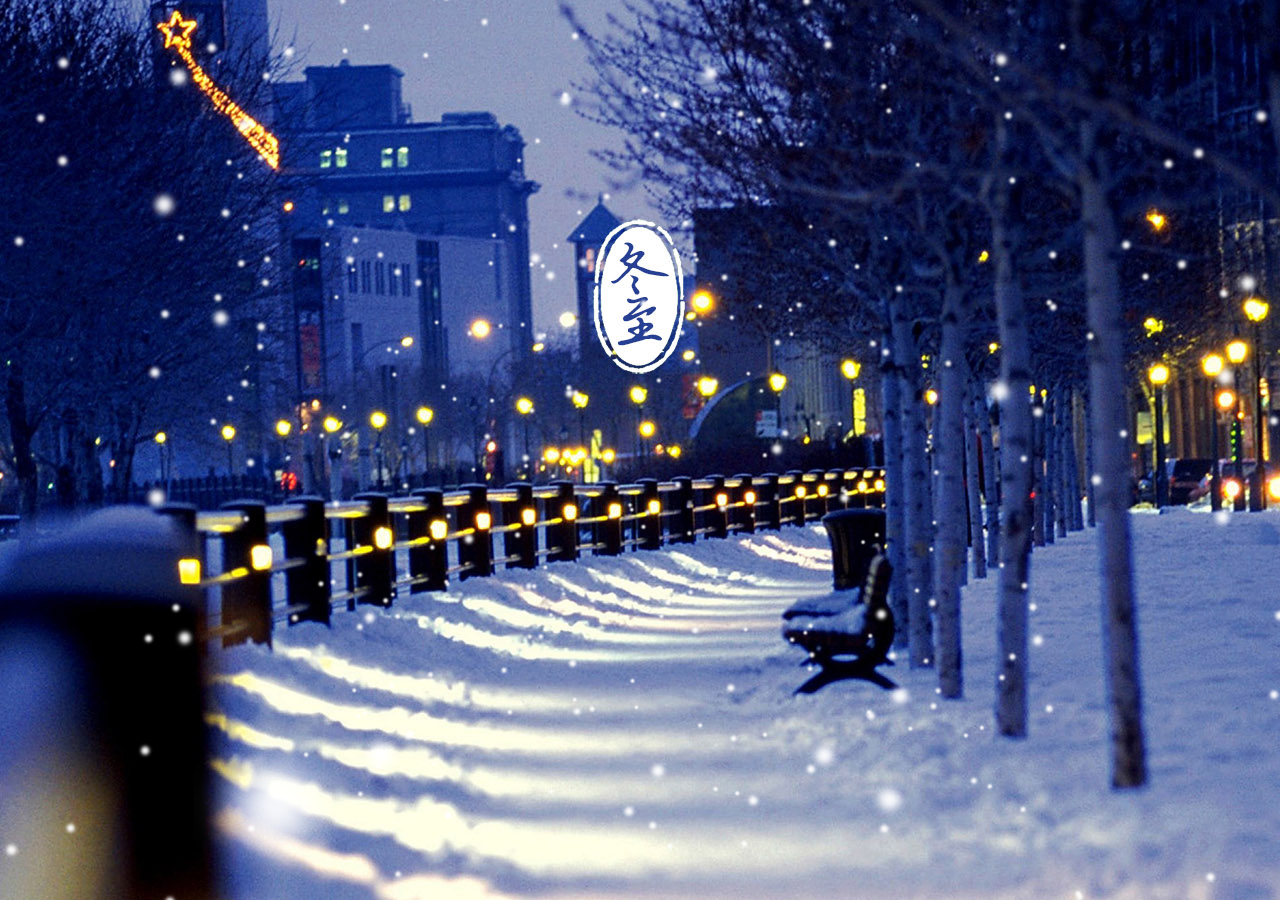
<file: 雪花代码/xue1/index.html>
﻿<!DOCTYPE html PUBLIC "-//W3C//DTD XHTML 1.0 Transitional//EN" "http://www.w3.org/TR/xhtml1/DTD/xhtml1-transitional.dtd">
<html xmlns="http://www.w3.org/1999/xhtml">
<head>
<meta http-equiv="Content-Type" content="text/html; charset=utf-8" />
<title>HTML5 3D逼真冬天雪景雪花飘洒特效 - lmlblog.com</title>

<style type="text/css">
body {
	background:url(images/bg.jpg) no-repeat top center;
	margin:0 auto;
}
a {
	color:#0078ff;
}
</style>

</head>
<body onLoad="init()">
<script type="text/javascript" src="js/ThreeCanvas.js"></script>
<script type="text/javascript" src="js/Snow.js"></script>
</body>
</html>
</file>
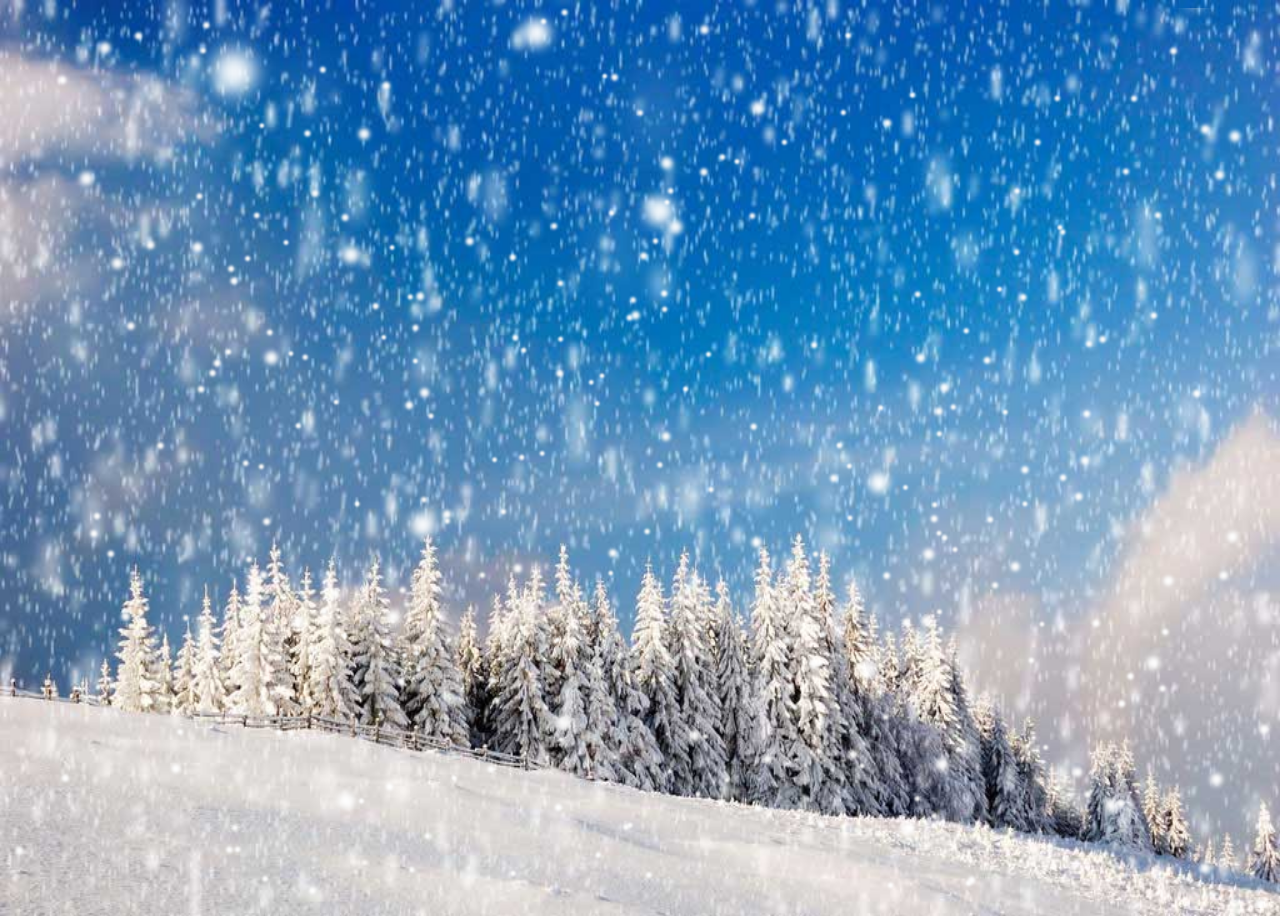
<file: 雪花代码/xue2/index.html>
<!DOCTYPE html PUBLIC "-//W3C//DTD XHTML 1.0 Transitional//EN" "http://www.w3.org/TR/xhtml1/DTD/xhtml1-transitional.dtd">
<html xmlns="http://www.w3.org/1999/xhtml">
<head>
<meta http-equiv="Content-Type" content="text/html; charset=utf-8" />
<meta name="viewport" content="width=device-width,hight=device-hight,minimum-scale=1.0,maximum-scale=1.0,ser-scalable=none"/>
<title>html5 3D雪花斜着下飘落场景特效 - lmlblog.com</title>
<style type="text/css">
body {background: url(images/xh.jpg) center no-repeat; width: 100%; height: 100%; background-size: 100% 100%; }
</style>
</head>
<body id="body" onLoad="init()">
<script type="text/javascript" src="js/ThreeCanvas.js"></script>
<script type="text/javascript" src="js/Snow.js"></script>
</body>
</html>
</file>
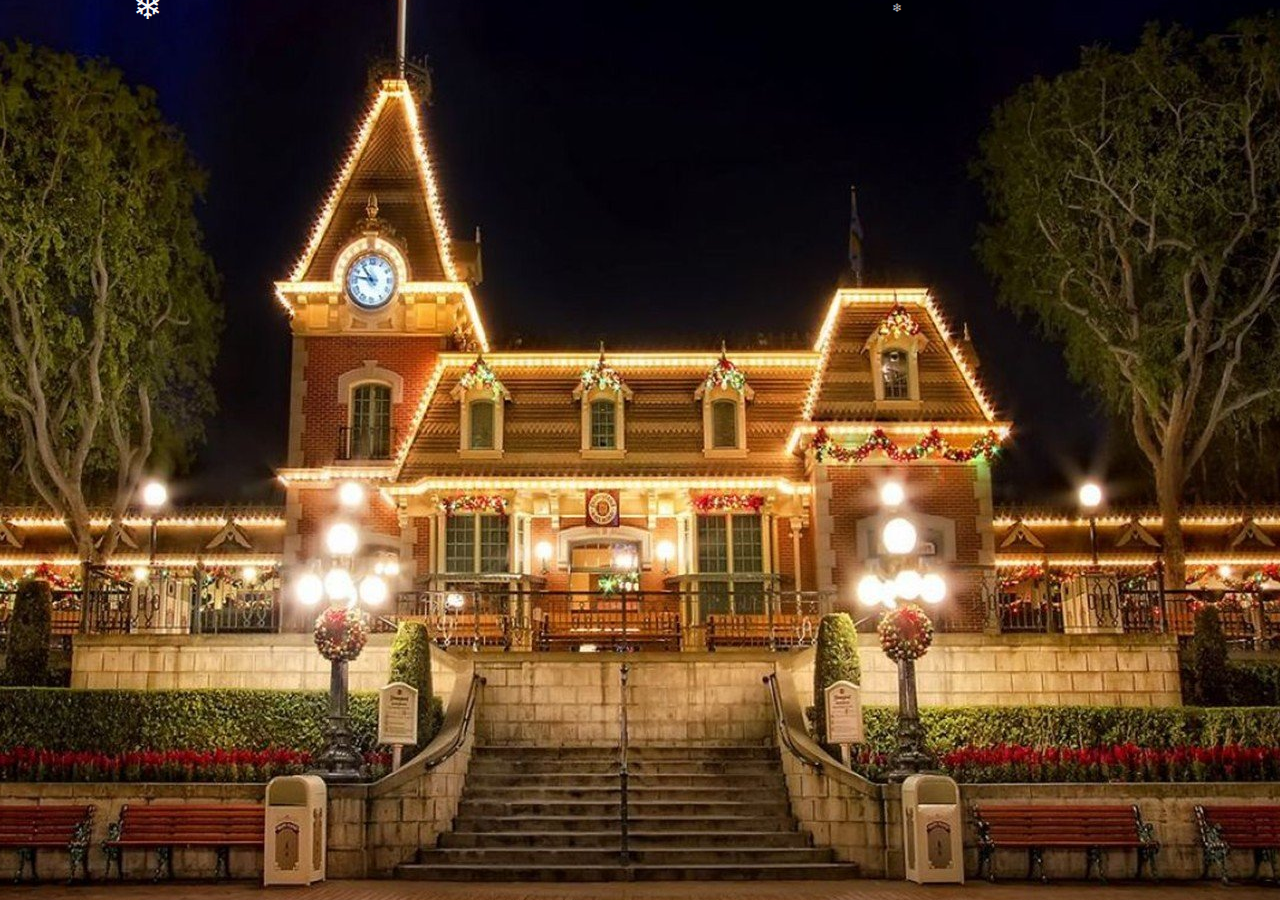
<file: 雪花代码/xue3/index.html>
<!DOCTYPE html>
<html>
<head>
	<meta charset="utf-8">
	<title>平安夜/圣诞节雪花飘 - lmlblog.com</title>
	<script type="text/javascript" src="jquery-1.8.2.min.js"></script>
	<script src="jq.snow.js"></script>
    <!--下面是调用方法和参数说明-->
	<script>
	$(function(){
		$.fn.snow({ 
			minSize: 5,		//雪花的最小尺寸
			maxSize: 40, 	//雪花的最大尺寸
			newOn: 100		//雪花出现的频率 这个数值越小雪花越多
		});
	});
	</script>
</head>
<body style="background:#3B3B3B url(bg1.jpg) no-repeat center; height:750px;overflow-x:hidden;">
</body>
</html>
</file>
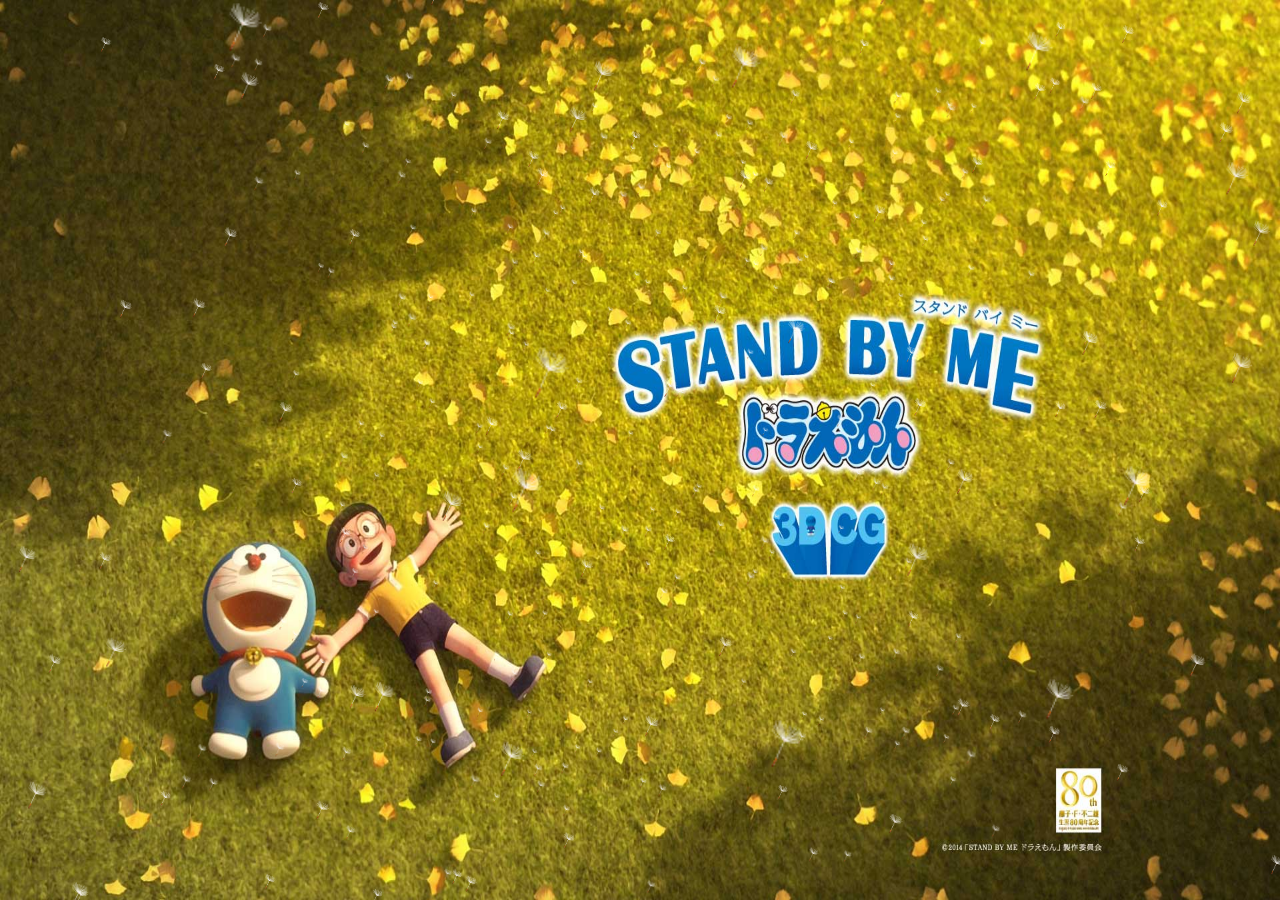
<file: 雪花代码/xue6/index.html>
<!DOCTYPE html PUBLIC "-//W3C//DTD XHTML 1.0 Transitional//EN" "http://www.w3.org/TR/xhtml1/DTD/xhtml1-transitional.dtd">
<html xmlns="http://www.w3.org/1999/xhtml">
<head>
<meta http-equiv="Content-Type" content="text/html; charset=utf-8" />
<title>html5页面飘落蒲公英动画特效 - lmlblog.com</title>
<style type="text/css">
body.custom-background {
	background-image:url('1431335355535.jpg');
	background-size:100% 100%;
	background-repeat:no-repeat;
	background-position:top left;
	background-attachment:fixed;
}
</style>

<script type="text/javascript" src="jquery.min.js"></script>
</head>

<body class="custom-background">

<div class="snow-container" style="position:fixed;top:0;left:0;width:100%;height:100%;pointer-events:none;z-index:100001;"></div>

<script type="text/javascript" src="all.js"></script>

</body>
</html>
</file>
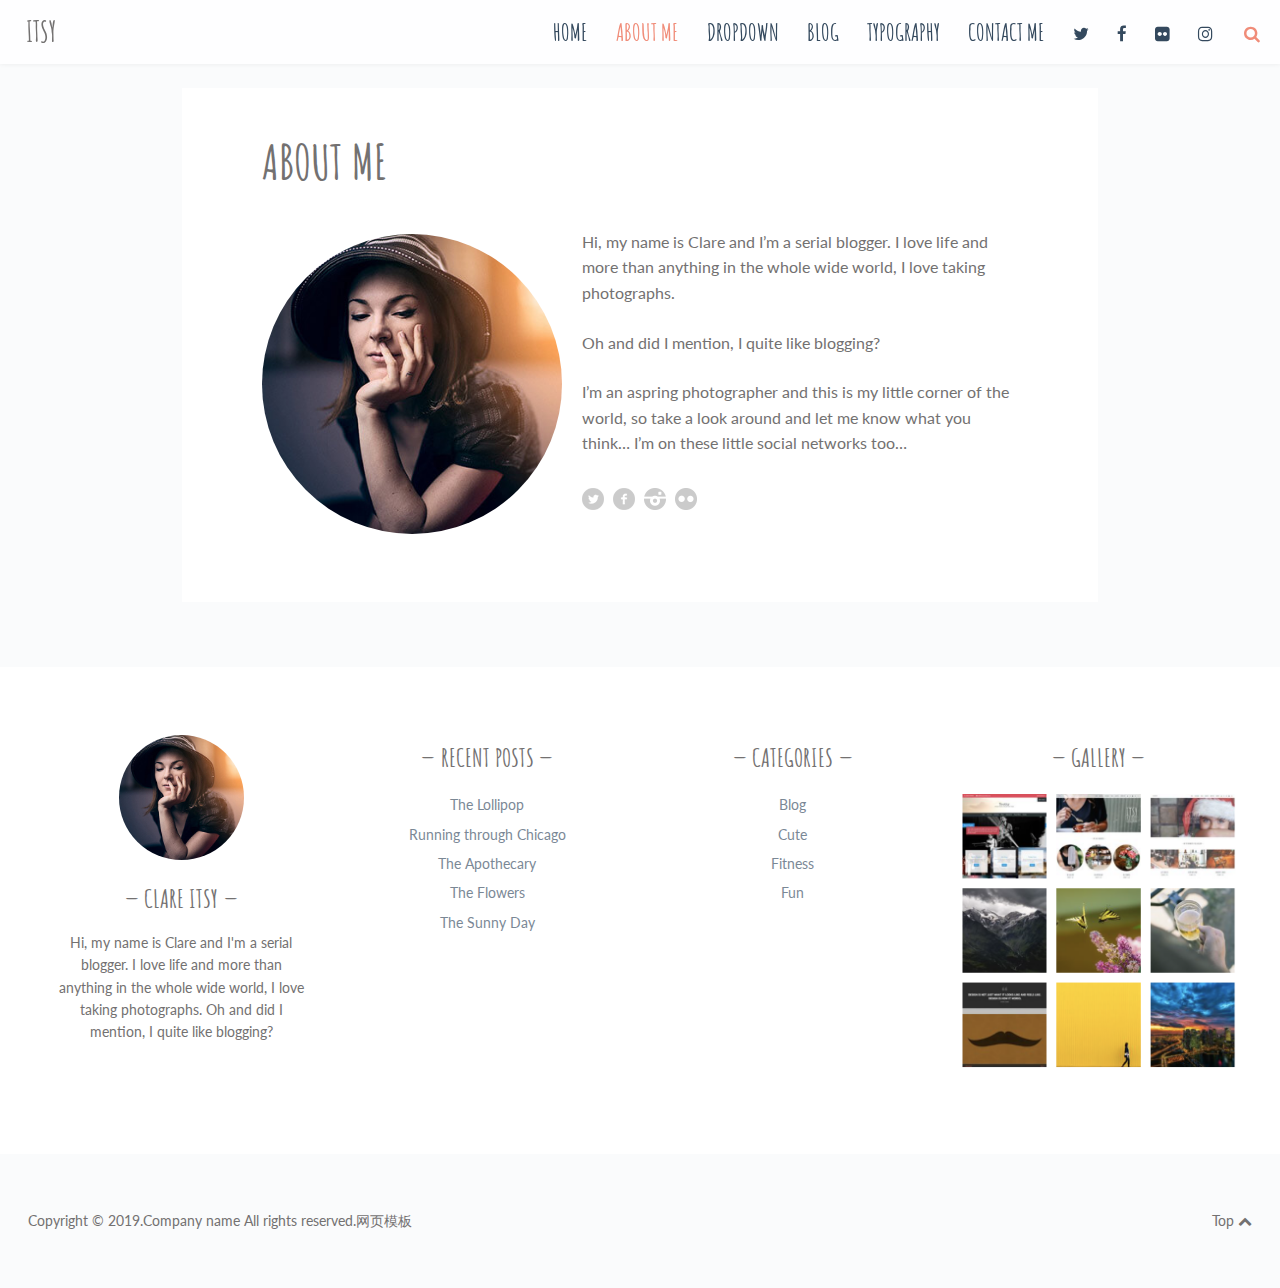
<file: about.html>
<!doctype html>
<html class="home blog no-js" lang="en-US">
<head>
    <title></title>

    <meta charset="UTF-8"/>
    <link rel="stylesheet" href="css/font-awesome.min.css"
          type="text/css" media="all"/>
    <link rel="stylesheet" href="https://fonts.googleapis.com/css?family=Amatic+SC%3A400%2C700%7CLato%3A400%2C700%2C400italic%2C700italic&amp;ver=4.9.8"
          type="text/css" media="screen"/>
    <link rel="stylesheet" href="style.css" type="text/css" media="screen"/>
    <link rel="stylesheet" href="print.css" type="text/css" media="print"/>
    <!--[if (lt IE 9) & (!IEMobile)]>
    <link rel="stylesheet" id="lt-ie9-css" href="ie.css" type="text/css" media="screen"/>
    <![endif]-->
    <script src='js/jquery-3.0.0.min.js'></script>
    <script src='js/jquery-migrate-3.0.1.min.js'></script>
    <!--[if lt IE 9]>
    <script src="http://html5shim.googlecode.com/svn/trunk/html5.js"></script>
    <![endif]-->
</head>
<body class="home sticky-menu sidebar-off" id="top">

<header class="header">

    <div class="header-wrap">

        <div class="logo plain logo-left">
            <div class="site-title">
                <a href="index.html" title="Go to Home">Itsy</a>
            </div>
        </div><!-- /logo -->


        <nav id="nav" role="navigation">
            <div class="table">
                <div class="table-cell">
                    <ul id="menu-menu-1" class="">
                        <li class="menu-item">
                            <a href="index.html">Home</a></li>
                        <li class="menu-item current-menu-item">
                            <a href="about.html">About me</a></li>
                        <li class="menu-item">
                            <a href="#">Dropdown</a>
                            <ul class="sub-menu">
                                <li class="menu-item">
                                    <a href="#">Cute</a></li>
                                <li class="menu-item">
                                    <a href="#">Fun</a></li>
                                <li class="menu-item">
                                    <a href="#">Fitness</a>
                                </li>
                            </ul>
                        </li>
                        <li class="menu-item">
                            <a href="blog.html">Blog</a>
                            <ul class="sub-menu">
                                <li class="menu-item">
                                    <a href="single.html">Single</a></li>
                            </ul>
                        </li>
                        <li class="menu-item">
                            <a href="typography.html">Typography</a></li>
                        <li class="menu-item">
                            <a href="contact.html">Contact me</a></li>
                        <li class="menu-inline menu-item">
                            <a title="Twitter" href="#">
                                <i class="fa fa-twitter"></i><span class="i">Twitter</span>
                            </a></li>
                        <li class="menu-inline menu-item">
                            <a title="Facebook" href="#">
                                <i class="fa fa-facebook"></i><span class="i">Facebook</span>
                            </a></li>
                        <li class="menu-inline menu-item">
                            <a title="Flickr" href="#"><i class="fa fa-flickr"></i><span class="i">Flickr</span></a>
                        </li>
                        <li class="menu-inline menu-item">
                            <a title="Instagram" href="#">
                                <i class="fa fa-instagram"></i><span class="i">Instagram</span>
                            </a>
                        </li>
                    </ul>
                </div>
            </div>
        </nav>
        <a href="#nav" class="menu-trigger"><i class="fa fa-bars"></i></a>

        <a href="#topsearch" class="search-trigger"><i class="fa fa-search"></i></a>

    </div>

</header>


<div class="wrap full-wrap">
    <div class="main-wrap">

        <section class="main">
            <article class="post page">

                <div class="inner">
                    <h1>About me</h1>
                    <div class="post-content">
                        <p><img class="size-full alignleft rounded" src="images/about-me.jpg" alt="about-clare" width="300" height="300">
                            Hi, my name is Clare and I’m a serial blogger. I love life and more than anything in the whole wide world, I love taking photographs.</p>
                        <p>Oh and did I mention, I quite like blogging?</p>
                        <p>I’m an aspring photographer and this is my little corner of the world, so take a look around and let me know what you think… I’m on these little social networks too…</p>
                        <p>
                            <a target="_self" class="social twitter black" href="#"> Twitter </a>
                            <a target="_self" class="social facebook black" href="#"> Facebook&nbsp;</a>
                            <a target="_self" class="social instagram black" href="#">&nbsp;instagram&nbsp;</a>
                            <a target="_self" class="social flickr black" href="#"> flickr&nbsp;</a>
                        </p>

                    </div>
                </div>

            </article>
            <div class="border"></div>


        </section>


    </div><!-- /main-wrap -->


</div><!-- /wrap -->


<div class="footer-widgets widget-count-4">

    <div class="wrap">

        <div class="mt-about-you-widget">
            <div class="widget footer">

                <img class="mt-about-avatar" src="images/about-me.jpg" alt="Clare Itsy"/>


                <h4>Clare Itsy</h4>

                <div class="mt-about-bio">
                    <p>Hi, my name is Clare and I&#039;m a serial blogger. I love life and more
                    than anything in the whole wide world, I love taking photographs. Oh and did I mention, I quite like
                    blogging?</p>
                </div>


            </div>
        </div>
        <div class="widget footer"><h4>Recent Posts</h4>
            <ul>
                <li>
                    <a href="#">The Lollipop</a>
                </li>
                <li>
                    <a href="#">Running through Chicago</a>
                </li>
                <li>
                    <a href="#">The Apothecary</a>
                </li>
                <li>
                    <a href="#">The Flowers</a>
                </li>
                <li>
                    <a href="#">The Sunny Day</a>
                </li>
            </ul>
        </div>
        <div class="widget footer"><h4>Categories</h4>
            <ul>
                <li class="cat-item cat-item-6">
                    <a href="#" title="A cute little description would go in here">Blog</a>
                </li>
                <li class="cat-item cat-item-7">
                    <a href="#" title="A cute little description would go in here">Cute</a>
                </li>
                <li class="cat-item cat-item-8">
                    <a href="#">Fitness</a>
                </li>
                <li class="cat-item cat-item-9">
                    <a href="#">Fun</a>
                </li>
            </ul>
        </div>
        <div class="widget footer"><h4>Gallery</h4>
            <div class="textwidget">
                <img src="images/gallery.png" alt="">
            </div>
        </div>
    </div>

</div>


<footer class="footer">
    <div class="footer-wrap">
        <div id="footer-text">Copyright &copy; 2019.Company name All rights reserved.<a target="_blank" href="http://sc.chinaz.com/moban/">&#x7F51;&#x9875;&#x6A21;&#x677F;</a></div>

        <a href="#top" id="btt">Top <i class="fa fa-chevron-up"></i></a>
    </div>
</footer>

<div id="topsearch">
    <div class="table">
        <div class="table-cell">
            <form role="search" method="get" class="searchform" action="index.html">
                <div>
                    <input type="text" value="" name="s" class="s" placeholder="Type and hit enter"/>
                    <input type="submit" class="searchsubmit" value="Search"/>
                </div>
            </form>
        </div>
    </div>
    <a href="#topsearch" class="search-trigger"><i class="fa fa-times"></i></a>
</div>


<script>var ie9 = false;</script>
<!--[if lte IE 9 ]>
<script> var ie9 = true; </script>
<![endif]-->
<script src="js/global-plugins.min.js"></script>
<script src="js/main.js"></script>
</body>
</html>
</file>
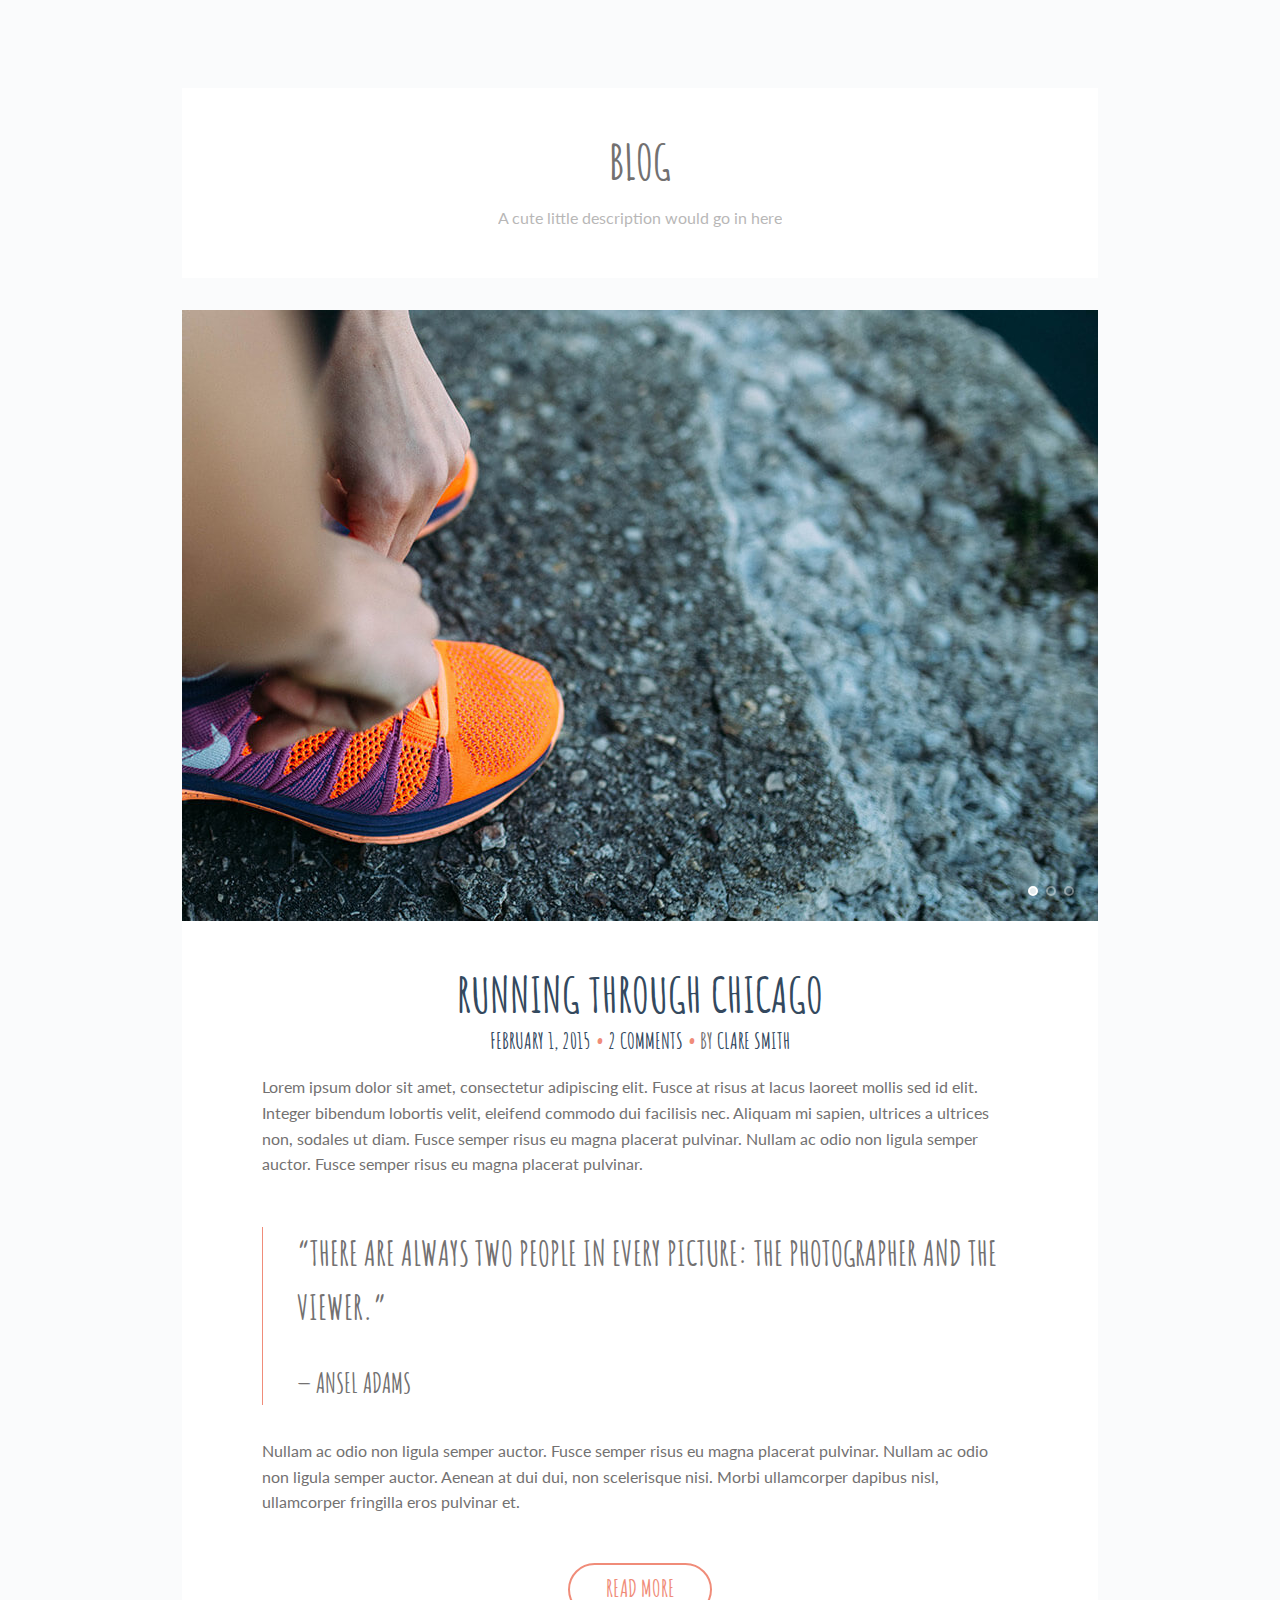
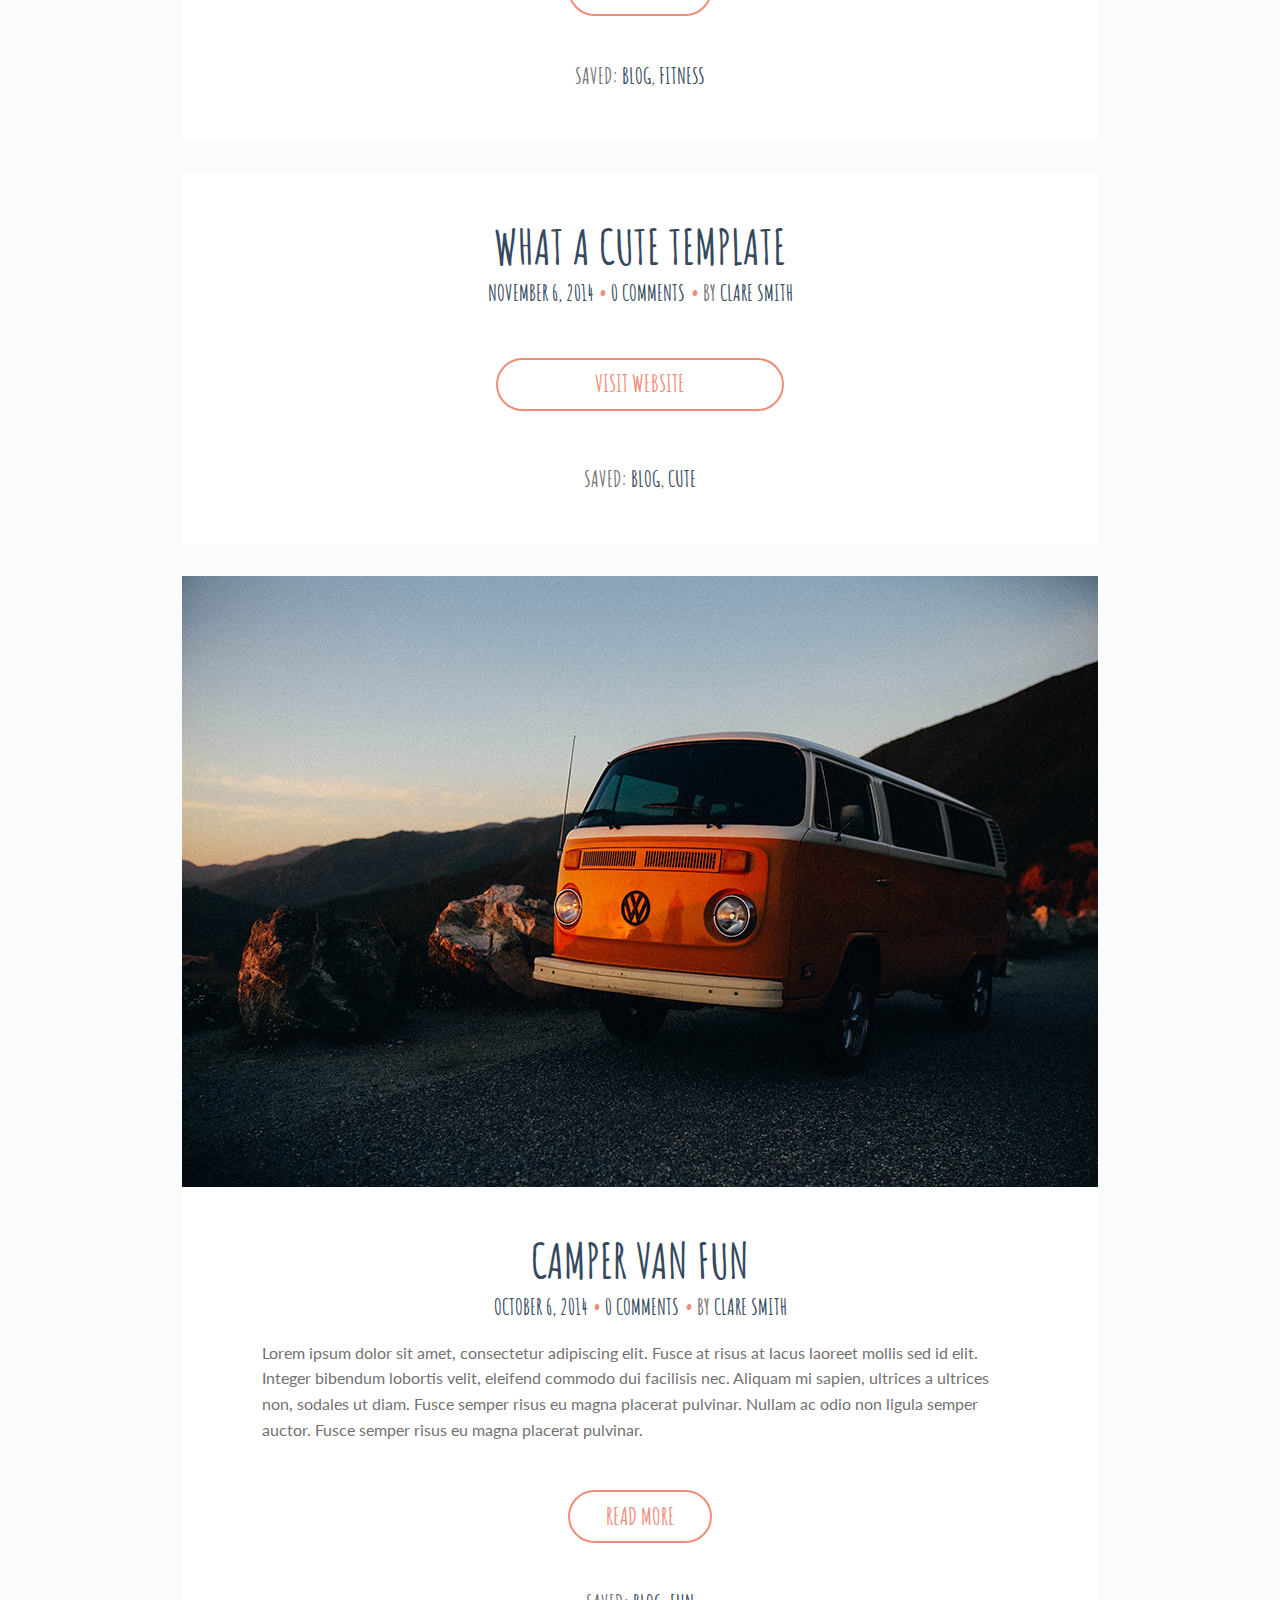
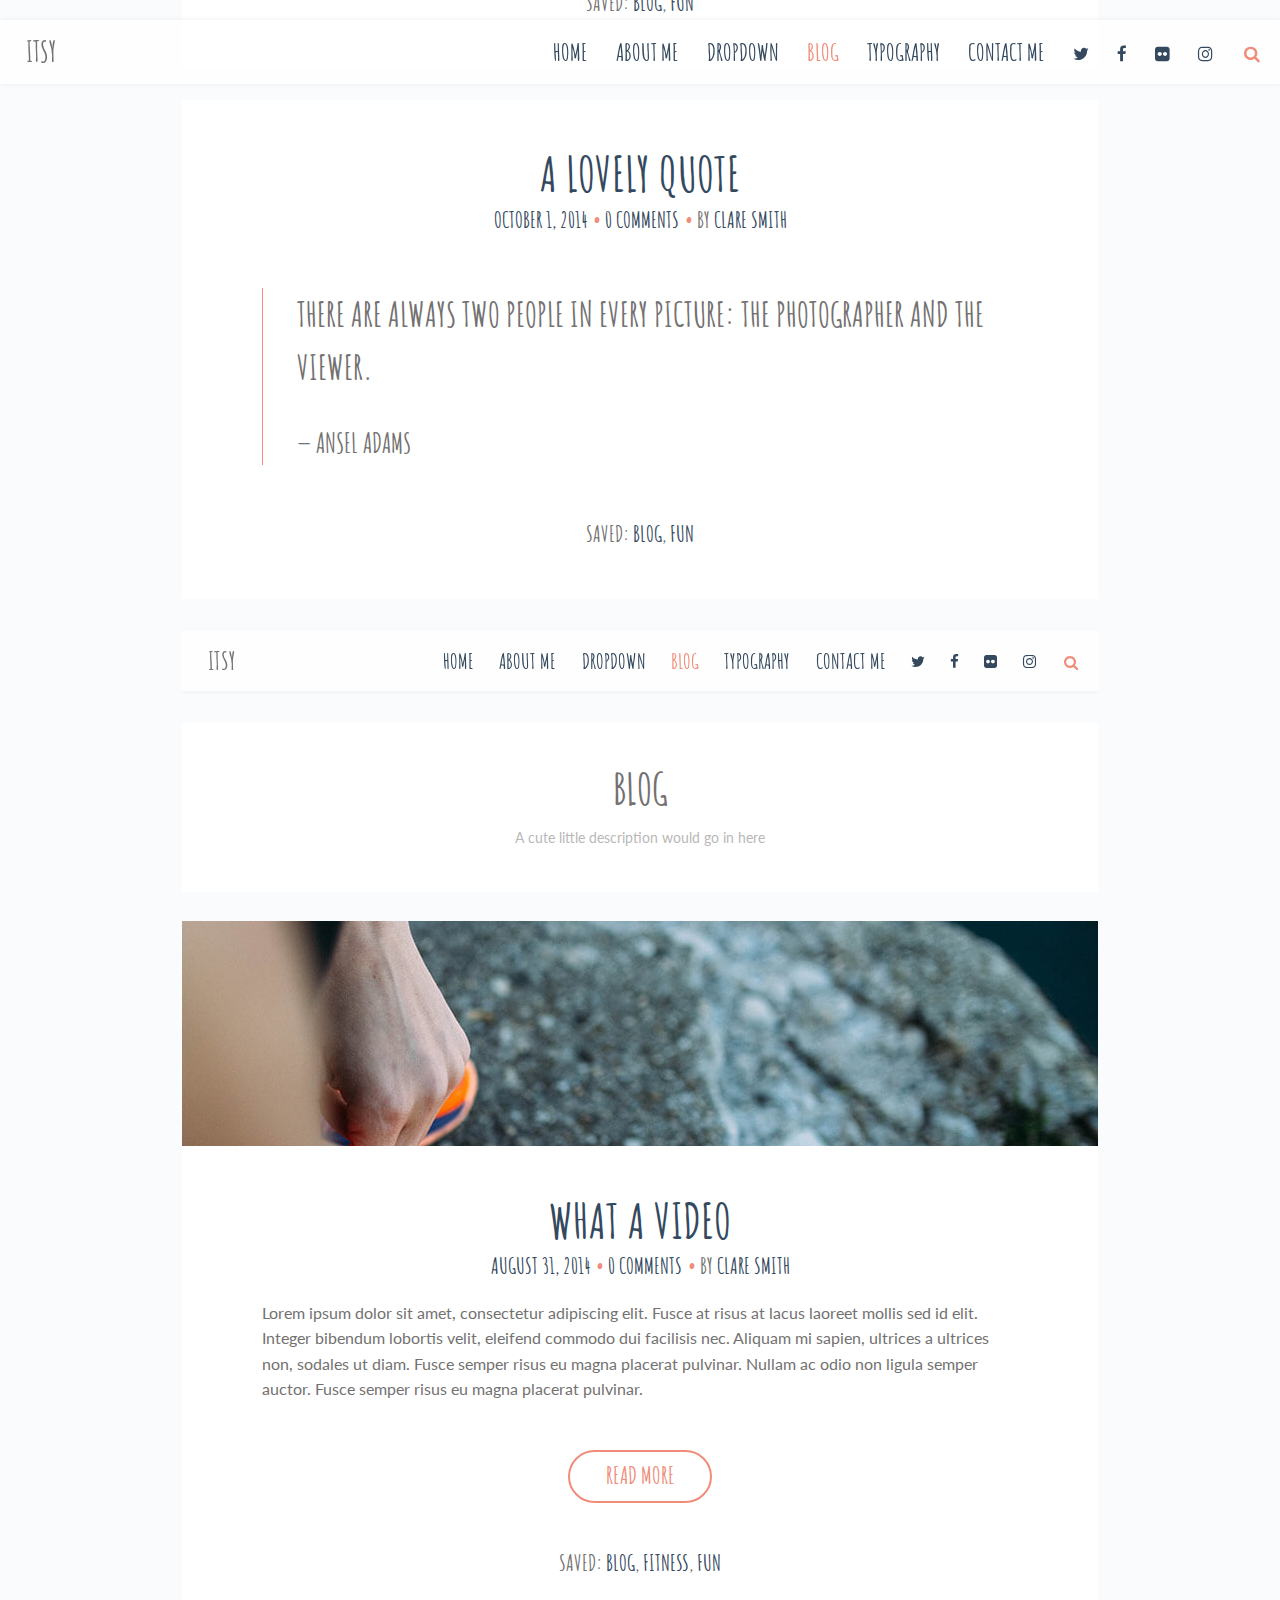
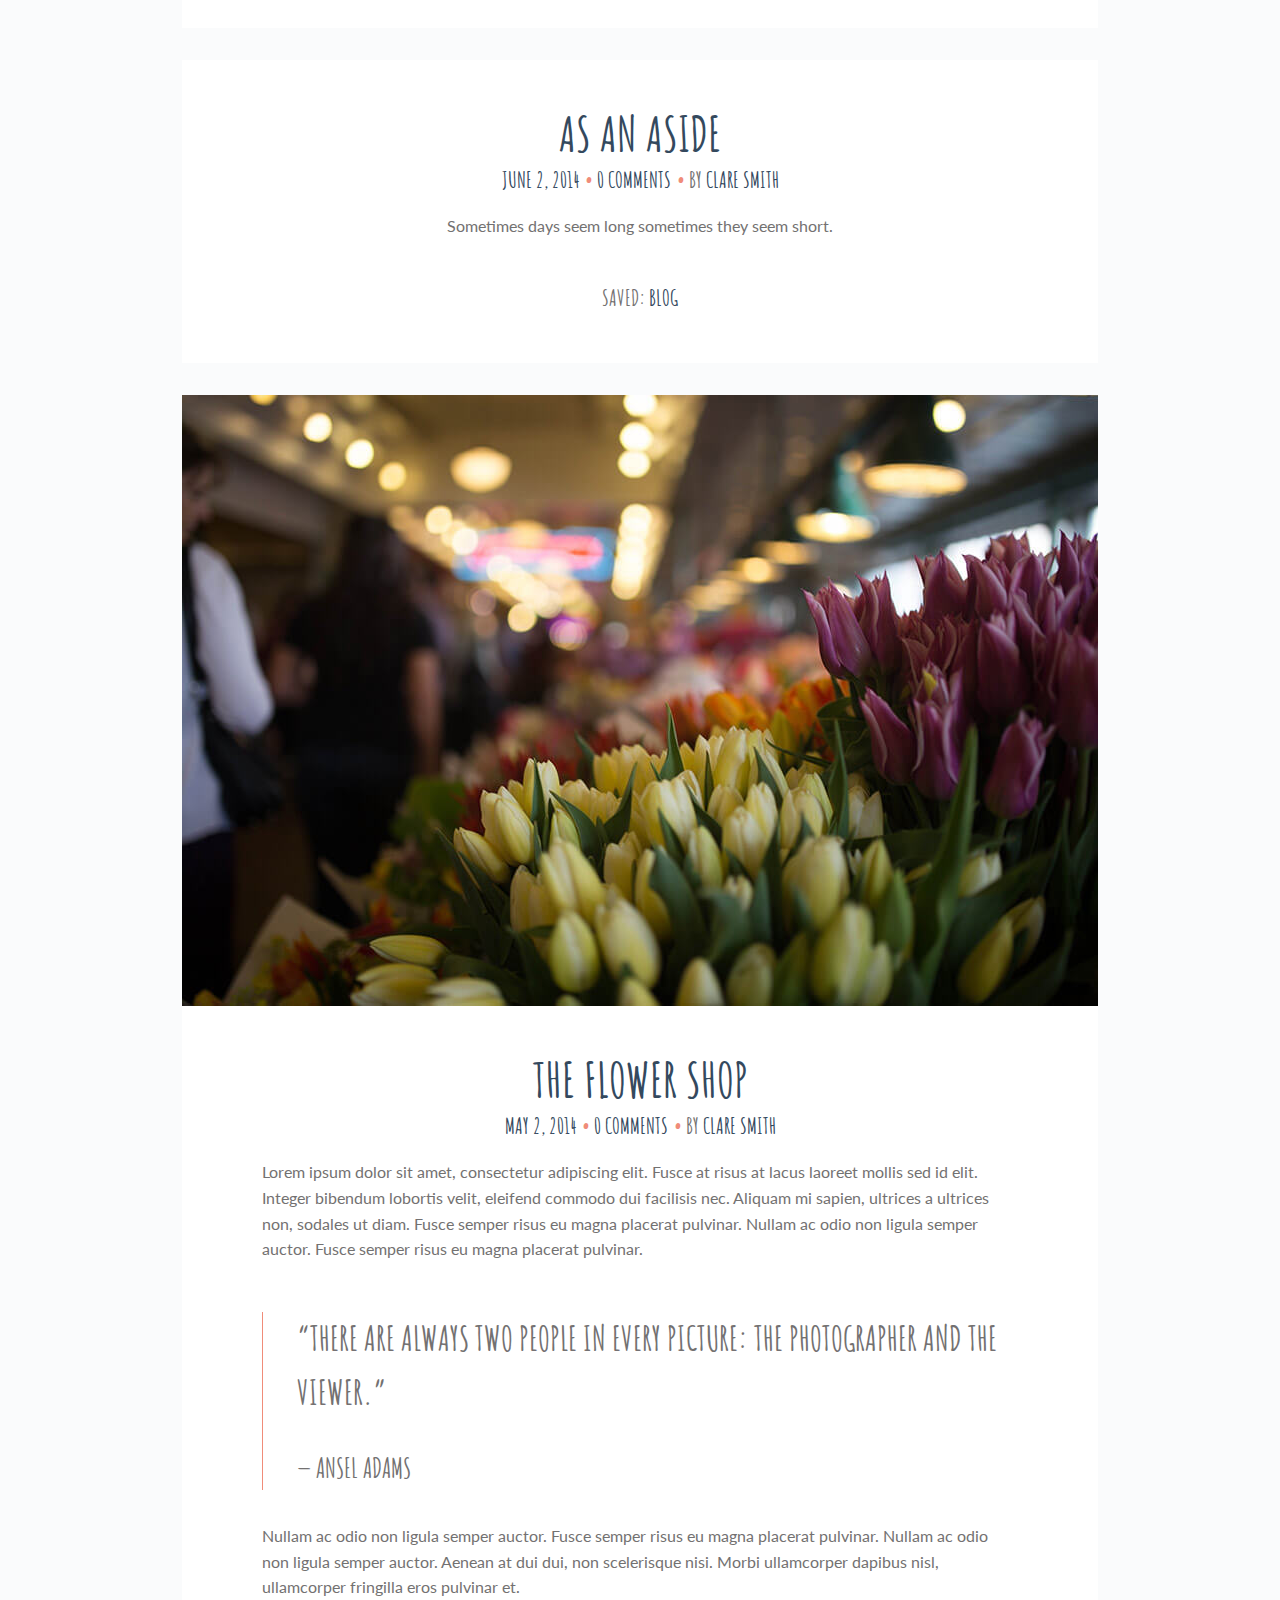
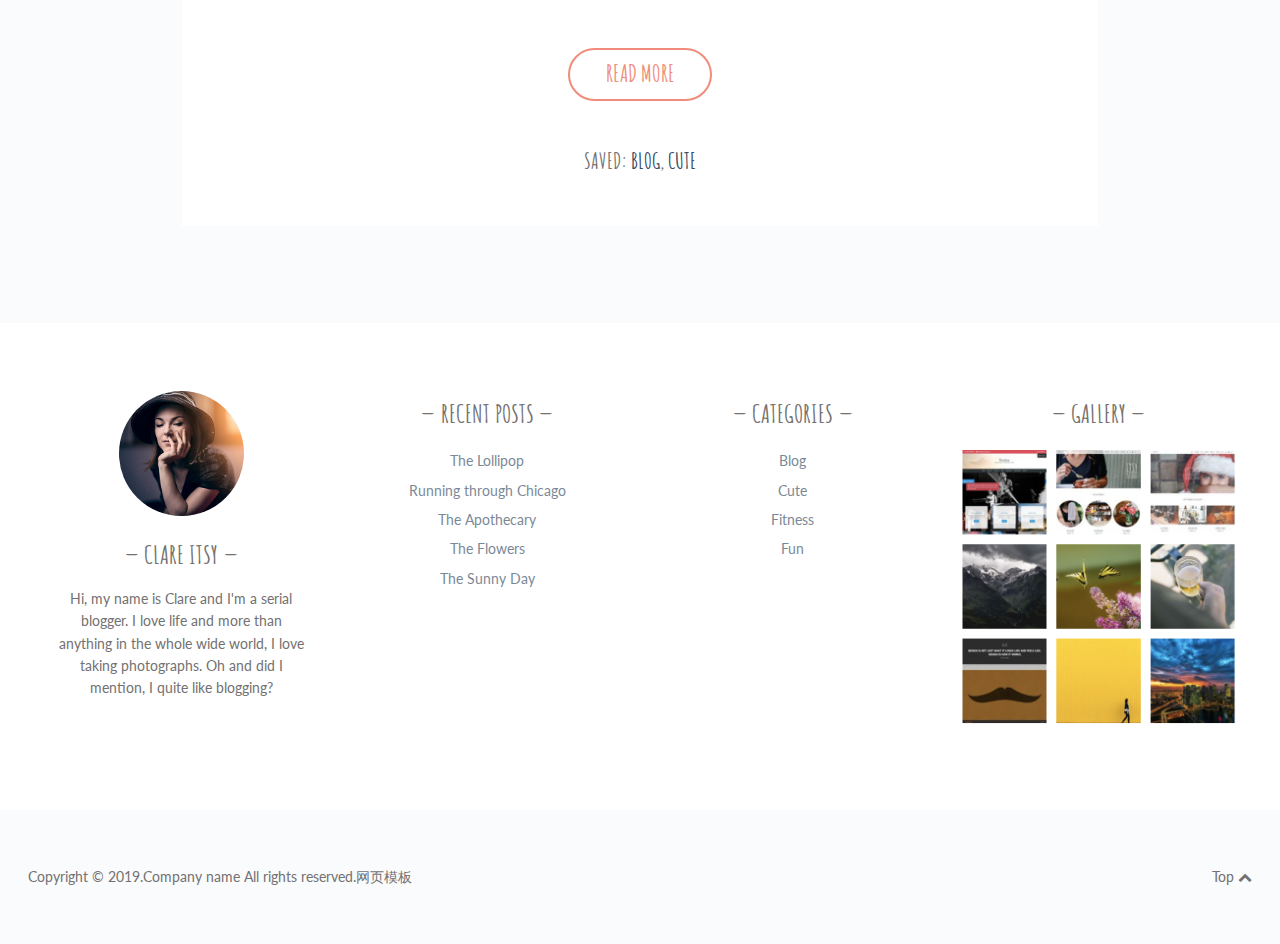
<file: blog.html>
<!doctype html>
<html class="home blog no-js" lang="en-US">
<head>
    <title></title>

    <meta charset="UTF-8"/>
    <link rel="stylesheet" href="css/font-awesome.min.css"
          type="text/css" media="all"/>
    <link rel="stylesheet" href="https://fonts.googleapis.com/css?family=Amatic+SC%3A400%2C700%7CLato%3A400%2C700%2C400italic%2C700italic&amp;ver=4.9.8"
          type="text/css" media="screen"/>
    <link rel="stylesheet" href="style.css" type="text/css" media="screen"/>
    <link rel="stylesheet" href="print.css" type="text/css" media="print"/>
    <!--[if (lt IE 9) & (!IEMobile)]>
    <link rel="stylesheet" id="lt-ie9-css" href="ie.css" type="text/css" media="screen"/>
    <![endif]-->
    <script src='js/jquery-3.0.0.min.js'></script>
    <script src='js/jquery-migrate-3.0.1.min.js'></script>
    <!--[if lt IE 9]>
    <script src="http://html5shim.googlecode.com/svn/trunk/html5.js"></script>
    <![endif]-->
</head>
<body class="home sticky-menu sidebar-off" id="top">

<header class="header">

    <div class="header-wrap">

        <div class="logo plain logo-left">
            <div class="site-title">
                <a href="index.html" title="Go to Home">Itsy</a>
            </div>
        </div><!-- /logo -->


        <nav id="nav" role="navigation">
            <div class="table">
                <div class="table-cell">
                    <ul id="menu-menu-1">
                        <li class="menu-item">
                            <a href="index.html">Home</a></li>
                        <li class="menu-item">
                            <a href="about.html">About me</a></li>
                        <li class="menu-item">
                            <a href="#">Dropdown</a>
                            <ul class="sub-menu">
                                <li class="menu-item">
                                    <a href="#">Cute</a></li>
                                <li class="menu-item">
                                    <a href="#">Fun</a></li>
                                <li class="menu-item">
                                    <a href="#">Fitness</a>
                                </li>
                            </ul>
                        </li>
                        <li class="menu-item current-menu-item">
                            <a href="blog.html">Blog</a>
                            <ul class="sub-menu">
                                <li class="menu-item">
                                    <a href="single.html">Single</a></li>
                            </ul>
                        </li>
                        <li class="menu-item">
                            <a href="typography.html">Typography</a></li>
                        <li class="menu-item">
                            <a href="contact.html">Contact me</a></li>
                        <li class="menu-inline menu-item">
                            <a title="Twitter" href="#">
                                <i class="fa fa-twitter"></i><span class="i">Twitter</span>
                            </a></li>
                        <li class="menu-inline menu-item">
                            <a title="Facebook" href="#">
                                <i class="fa fa-facebook"></i><span class="i">Facebook</span>
                            </a></li>
                        <li class="menu-inline menu-item">
                            <a title="Flickr" href="#"><i class="fa fa-flickr"></i><span class="i">Flickr</span></a>
                        </li>
                        <li class="menu-inline menu-item">
                            <a title="Instagram" href="#">
                                <i class="fa fa-instagram"></i><span class="i">Instagram</span>
                            </a>
                        </li>
                    </ul>
                </div>
            </div>
        </nav>
        <a href="#nav" class="menu-trigger"><i class="fa fa-bars"></i></a>

        <a href="#topsearch" class="search-trigger"><i class="fa fa-search"></i></a>

    </div>

</header>


<div class="wrap full-wrap">
    <div class="main-wrap">
        <section class="main main-archive">

            <article class="post result">
                <div class="inner">
                    <h1 class="searching">Blog</h1>
                    <p>A cute little description would go in here</p>
                </div>
            </article>

            <div class="loop">


                <article class="post format-gallery post_format-post-format-gallery">


                    <a href="#"
                       title="Running through Chicago">
                        <div class="part-gallery">
                            <div class="flexslider">
                                <ul class="slides">

                                    <li><span class="post-image"><img src="images/Run-3.jpg"
                                                                      alt="Run-3"/></span></li>
                                    <li><span class="post-image"><img src="images/Run-1.jpg"
                                                                      alt="Run-1"/></span></li>
                                    <li><span class="post-image"><img src="images/Run-2.jpg"
                                                                      alt="Run-2"/></span></li>
                                </ul>
                            </div>
                        </div>

                    </a>

                    <div class="inner">

                        <h2 class="entry-title">
                            <a href="#"
                               title="Running through Chicago">
                                Running through Chicago </a>
                        </h2>
                        <ul class="meta top">
                            <li class="time">
                                <a href="#"
                                   title="Running through Chicago">
                                    <time class="post-date updated" datetime="2015-02-01">February 1, 2015</time>
                                </a></li>

                            <li class="comments post-tags">
                                <a href="#">2
                                    Comments</a></li>

                            <li class="author-m post-tags">
                                By <span class="vcard author post-author"><span class="fn"><a
                                    href="#"
                                    title="Posts by Clare Smith" rel="author">Clare Smith</a></span></span>
                            </li>

                        </ul>
                        <div class="post-content">
                            <p>Lorem ipsum dolor sit amet, consectetur adipiscing elit. Fusce at risus at lacus laoreet
                                mollis sed id elit. Integer bibendum lobortis velit, eleifend commodo dui facilisis nec.
                                Aliquam mi sapien, ultrices a ultrices non, sodales ut diam. Fusce semper risus eu magna
                                placerat pulvinar. Nullam ac odio non ligula semper auctor. Fusce semper risus eu magna
                                placerat pulvinar.</p>
                            <blockquote><p>“There are always two people in every picture: the photographer and the
                                viewer.”<cite>Ansel Adams</cite></p></blockquote>
                            <p>Nullam ac odio non ligula semper auctor. Fusce semper risus eu magna placerat pulvinar.
                                Nullam ac odio non ligula semper auctor. Aenean at dui dui, non scelerisque nisi. Morbi
                                ullamcorper dapibus nisl, ullamcorper fringilla eros pulvinar et. <a
                                        href="#"
                                        class="more-link">Read More</a></p>
                        </div>


                        <ul class="meta bottom">


                            <li class="cat post-tags">Saved: <a
                                    href="#">Blog</a>,
                                <a href="#">Fitness</a>
                            </li>


                        </ul>

                    </div>
                </article>


                <article class="post format-link has-post-thumbnail post_format-post-format-link">


                    <div class="inner">

                        <h2 class="entry-title">
                            <a href="#"
                               title="What a cute template">
                                What a cute template </a>
                        </h2>
                        <ul class="meta top">
                            <li class="time">
                                <a href="#"
                                   title="What a cute template">
                                    <time class="post-date updated" datetime="2014-11-06">November 6, 2014</time>
                                </a></li>

                            <li class="comments post-tags">
                                <a href="#">0
                                    Comments</a></li>

                            <li class="author-m post-tags">
                                By <span class="vcard author post-author"><span class="fn"><a
                                    href="#"
                                    title="Posts by Clare Smith" rel="author">Clare Smith</a></span></span>
                            </li>

                        </ul>

                        <div class="part-link">
                            <a class="more-link" href="#" title="What a cute template"
                               target="_self">Visit Website</a>
                        </div>


                        <ul class="meta bottom">

                            <li class="cat post-tags">Saved: <a
                                    href="#">Blog</a>,
                                <a href="#"
                                   rel="category tag">Cute</a></li>

                        </ul>

                    </div>
                </article>


                <article class="post format-image has-post-thumbnail post_format-post-format-image">




  		            <span class="post-image">
  			  				<a href="#" title="Camper Van Fun">
  			  				    <img width="916" height="611" src="images/Camper-1.jpg"
                                     class="attachment-desktop size-desktop" alt=""/>
                            </a>

  		            </span>


                    <div class="inner">

                        <h2 class="entry-title">
                            <a href="#"
                               title="Camper Van Fun">
                                Camper Van Fun </a>
                        </h2>
                        <ul class="meta top">
                            <li class="time">
                                <a href="#"
                                   title="Camper Van Fun">
                                    <time class="post-date updated" datetime="2014-10-06">October 6, 2014</time>
                                </a></li>

                            <li class="comments post-tags">
                                <a href="#">0
                                    Comments</a></li>

                            <li class="author-m post-tags">
                                By <span class="vcard author post-author"><span class="fn"><a
                                    href="#"
                                    title="Posts by Clare Smith" rel="author">Clare Smith</a></span></span>
                            </li>

                        </ul>
                        <div class="post-content">
                            <p>Lorem ipsum dolor sit amet, consectetur adipiscing elit. Fusce at risus at lacus laoreet
                                mollis sed id elit. Integer bibendum lobortis velit, eleifend commodo dui facilisis nec.
                                Aliquam mi sapien, ultrices a ultrices non, sodales ut diam. Fusce semper risus eu magna
                                placerat pulvinar. Nullam ac odio non ligula semper auctor. Fusce semper risus eu magna
                                placerat pulvinar. <a
                                        href="#"
                                        class="more-link">Read More</a></p>
                        </div>


                        <ul class="meta bottom">

                            <li class="cat post-tags">Saved: <a
                                    href="#">Blog</a>,
                                <a href="#">Fun</a>
                            </li>

                        </ul>
                    </div>
                </article>


                <article class="post format-quote has-post-thumbnail post_format-post-format-quote">


                    <div class="inner">

                        <h2 class="entry-title">
                            <a href="#"
                               title="A lovely Quote">
                                A lovely Quote </a>
                        </h2>
                        <ul class="meta top">
                            <li class="time">
                                <a href="#"
                                   title="A lovely Quote">
                                    <time class="post-date updated" datetime="2014-10-01">October 1, 2014</time>
                                </a></li>

                            <li class="comments post-tags">
                                <a href="#">0
                                    Comments</a></li>

                            <li class="author-m post-tags">
                                By <span class="vcard author post-author"><span class="fn"><a
                                    href="#"
                                    title="Posts by Clare Smith" rel="author">Clare Smith</a></span></span>
                            </li>

                        </ul>
                        <div class="post-content">
                            <blockquote class="content-quote">
                                <p>There are always two people in every picture: the photographer and the viewer.</p>
                                <cite>Ansel Adams</cite>
                            </blockquote>
                        </div>


                        <ul class="meta bottom">

                            <li class="cat post-tags">Saved: <a
                                    href="#">Blog</a>,
                                <a href="#">Fun</a>
                            </li>

                        </ul>

                    </div>
                </article>


                <article class="post format-video has-post-thumbnail post_format-post-format-video">


			        <span class="post-image post-video">
                        <div class="fluid-width-video-wrapper" style="padding-top: 56.25%;"><iframe
                                src="#" frameborder="0" webkitallowfullscreen=""
                                mozallowfullscreen="" allowfullscreen=""></iframe></div>
                    </span>

                    <div class="inner">

                        <h2 class="entry-title">
                            <a href="#"
                               title="What a video">
                                What a video </a>
                        </h2>
                        <ul class="meta top">
                            <li class="time">
                                <a href="#"
                                   title="What a video">
                                    <time class="post-date updated" datetime="2014-08-31">August 31, 2014</time>
                                </a></li>

                            <li class="comments post-tags">
                                <a href="#">0
                                    Comments</a></li>

                            <li class="author-m post-tags">
                                By <span class="vcard author post-author"><span class="fn"><a
                                    href="#"
                                    title="Posts by Clare Smith" rel="author">Clare Smith</a></span></span>
                            </li>

                        </ul>
                        <div class="post-content">
                            <p>Lorem ipsum dolor sit amet, consectetur adipiscing elit. Fusce at risus at lacus laoreet
                                mollis sed id elit. Integer bibendum lobortis velit, eleifend commodo dui facilisis nec.
                                Aliquam mi sapien, ultrices a ultrices non, sodales ut diam. Fusce semper risus eu magna
                                placerat pulvinar. Nullam ac odio non ligula semper auctor. Fusce semper risus eu magna
                                placerat pulvinar. <a
                                        href="#"
                                        class="more-link">Read More</a></p>
                        </div>


                        <ul class="meta bottom">

                            <li class="cat post-tags">Saved: <a
                                    href="#">Blog</a>,
                                <a href="#">Fitness</a>,
                                <a href="#">Fun</a>
                            </li>

                        </ul>

                    </div>
                </article>


                <article class="post has-post-thumbnail">


                    <div class="inner">

                        <h2 class="entry-title">
                            <a href="#"
                               title="As an aside">
                                As an aside </a>
                        </h2>
                        <ul class="meta top">
                            <li class="time">
                                <a href="#"
                                   title="As an aside">
                                    <time class="post-date updated" datetime="2014-06-02">June 2, 2014</time>
                                </a></li>

                            <li class="comments post-tags">
                                <a href="#">0
                                    Comments</a></li>

                            <li class="author-m post-tags">
                                By <span class="vcard author post-author"><span class="fn"><a
                                    href="#"
                                    title="Posts by Clare Smith" rel="author">Clare Smith</a></span></span>
                            </li>

                        </ul>
                        <div class="post-content">
                            <p style="text-align: center">Sometimes days seem long sometimes they seem short.</p>
                        </div>


                        <ul class="meta bottom">

                            <li class="cat post-tags">Saved: <a
                                    href="#">Blog</a>
                            </li>

                        </ul>

                    </div>
                </article>

                <article class="post has-post-thumbnail">




  		            <span class="post-image">
  			  				<a href="#" title="The Flower Shop">
  			  				    <img width="916" height="611"
                                     src="images/Flower-Shop.jpg"
                                     class="attachment-desktop size-desktop" alt=""/>
                            </a>
  		            </span>


                    <div class="inner">

                        <h2 class="entry-title">
                            <a href="#"
                               title="The Flower Shop">
                                The Flower Shop </a>
                        </h2>
                        <ul class="meta top">
                            <li class="time">
                                <a href="#"
                                   title="The Flower Shop">
                                    <time class="post-date updated" datetime="2014-05-02">May 2, 2014</time>
                                </a></li>

                            <li class="comments post-tags">
                                <a href="#">0
                                    Comments</a></li>

                            <li class="author-m post-tags">
                                By <span class="vcard author post-author"><span class="fn"><a
                                    href="#"
                                    title="Posts by Clare Smith" rel="author">Clare Smith</a></span></span>
                            </li>

                        </ul>
                        <div class="post-content">
                            <p>Lorem ipsum dolor sit amet, consectetur adipiscing elit. Fusce at risus at lacus laoreet
                                mollis sed id elit. Integer bibendum lobortis velit, eleifend commodo dui facilisis nec.
                                Aliquam mi sapien, ultrices a ultrices non, sodales ut diam. Fusce semper risus eu magna
                                placerat pulvinar. Nullam ac odio non ligula semper auctor. Fusce semper risus eu magna
                                placerat pulvinar.</p>
                            <blockquote><p>“There are always two people in every picture: the photographer and the
                                viewer.”<cite>Ansel Adams</cite></p></blockquote>
                            <p>Nullam ac odio non ligula semper auctor. Fusce semper risus eu magna placerat pulvinar.
                                Nullam ac odio non ligula semper auctor. Aenean at dui dui, non scelerisque nisi. Morbi
                                ullamcorper dapibus nisl, ullamcorper fringilla eros pulvinar et. <a
                                        href="#"
                                        class="more-link">Read More</a></p>
                        </div>


                        <ul class="meta bottom">

                            <li class="cat post-tags">Saved: <a
                                    href="#">Blog</a>,
                                <a href="#"
                                   rel="category tag">Cute</a></li>

                        </ul>

                    </div>
                </article>


            </div>


        </section>


    </div><!-- /main-wrap -->


</div><!-- /wrap -->


<div class="footer-widgets widget-count-4">

    <div class="wrap">

        <div class="mt-about-you-widget">
            <div class="widget footer">

                <img class="mt-about-avatar" src="images/about-me.jpg" alt="Clare Itsy"/>


                <h4>Clare Itsy</h4>

                <div class="mt-about-bio">
                    <p>Hi, my name is Clare and I&#039;m a serial blogger. I love life and more
                    than anything in the whole wide world, I love taking photographs. Oh and did I mention, I quite like
                    blogging?</p>
                </div>


            </div>
        </div>
        <div class="widget footer"><h4>Recent Posts</h4>
            <ul>
                <li>
                    <a href="#">The Lollipop</a>
                </li>
                <li>
                    <a href="#">Running through Chicago</a>
                </li>
                <li>
                    <a href="#">The Apothecary</a>
                </li>
                <li>
                    <a href="#">The Flowers</a>
                </li>
                <li>
                    <a href="#">The Sunny Day</a>
                </li>
            </ul>
        </div>
        <div class="widget footer"><h4>Categories</h4>
            <ul>
                <li class="cat-item cat-item-6">
                    <a href="#" title="A cute little description would go in here">Blog</a>
                </li>
                <li class="cat-item cat-item-7">
                    <a href="#" title="A cute little description would go in here">Cute</a>
                </li>
                <li class="cat-item cat-item-8">
                    <a href="#">Fitness</a>
                </li>
                <li class="cat-item cat-item-9">
                    <a href="#">Fun</a>
                </li>
            </ul>
        </div>
        <div class="widget footer"><h4>Gallery</h4>
            <div class="textwidget">
                <img src="images/gallery.png" alt="">
            </div>
        </div>
    </div>

</div>


<footer class="footer">
    <div class="footer-wrap">
        <div id="footer-text">Copyright &copy; 2019.Company name All rights reserved.<a target="_blank" href="http://sc.chinaz.com/moban/">&#x7F51;&#x9875;&#x6A21;&#x677F;</a></div>

        <a href="#top" id="btt">Top <i class="fa fa-chevron-up"></i></a>
    </div>
</footer>

<div id="topsearch">
    <div class="table">
        <div class="table-cell">
            <form role="search" method="get" class="searchform" action="index.html">
                <div>
                    <input type="text" value="" name="s" class="s" placeholder="Type and hit enter"/>
                    <input type="submit" class="searchsubmit" value="Search"/>
                </div>
            </form>
        </div>
    </div>
    <a href="#topsearch" class="search-trigger"><i class="fa fa-times"></i></a>
</div>


<script>var ie9 = false;</script>
<!--[if lte IE 9 ]>
<script> var ie9 = true; </script>
<![endif]-->
<script src="js/global-plugins.min.js"></script>
<script src="js/main.js"></script>
</body>
</html>
</file>
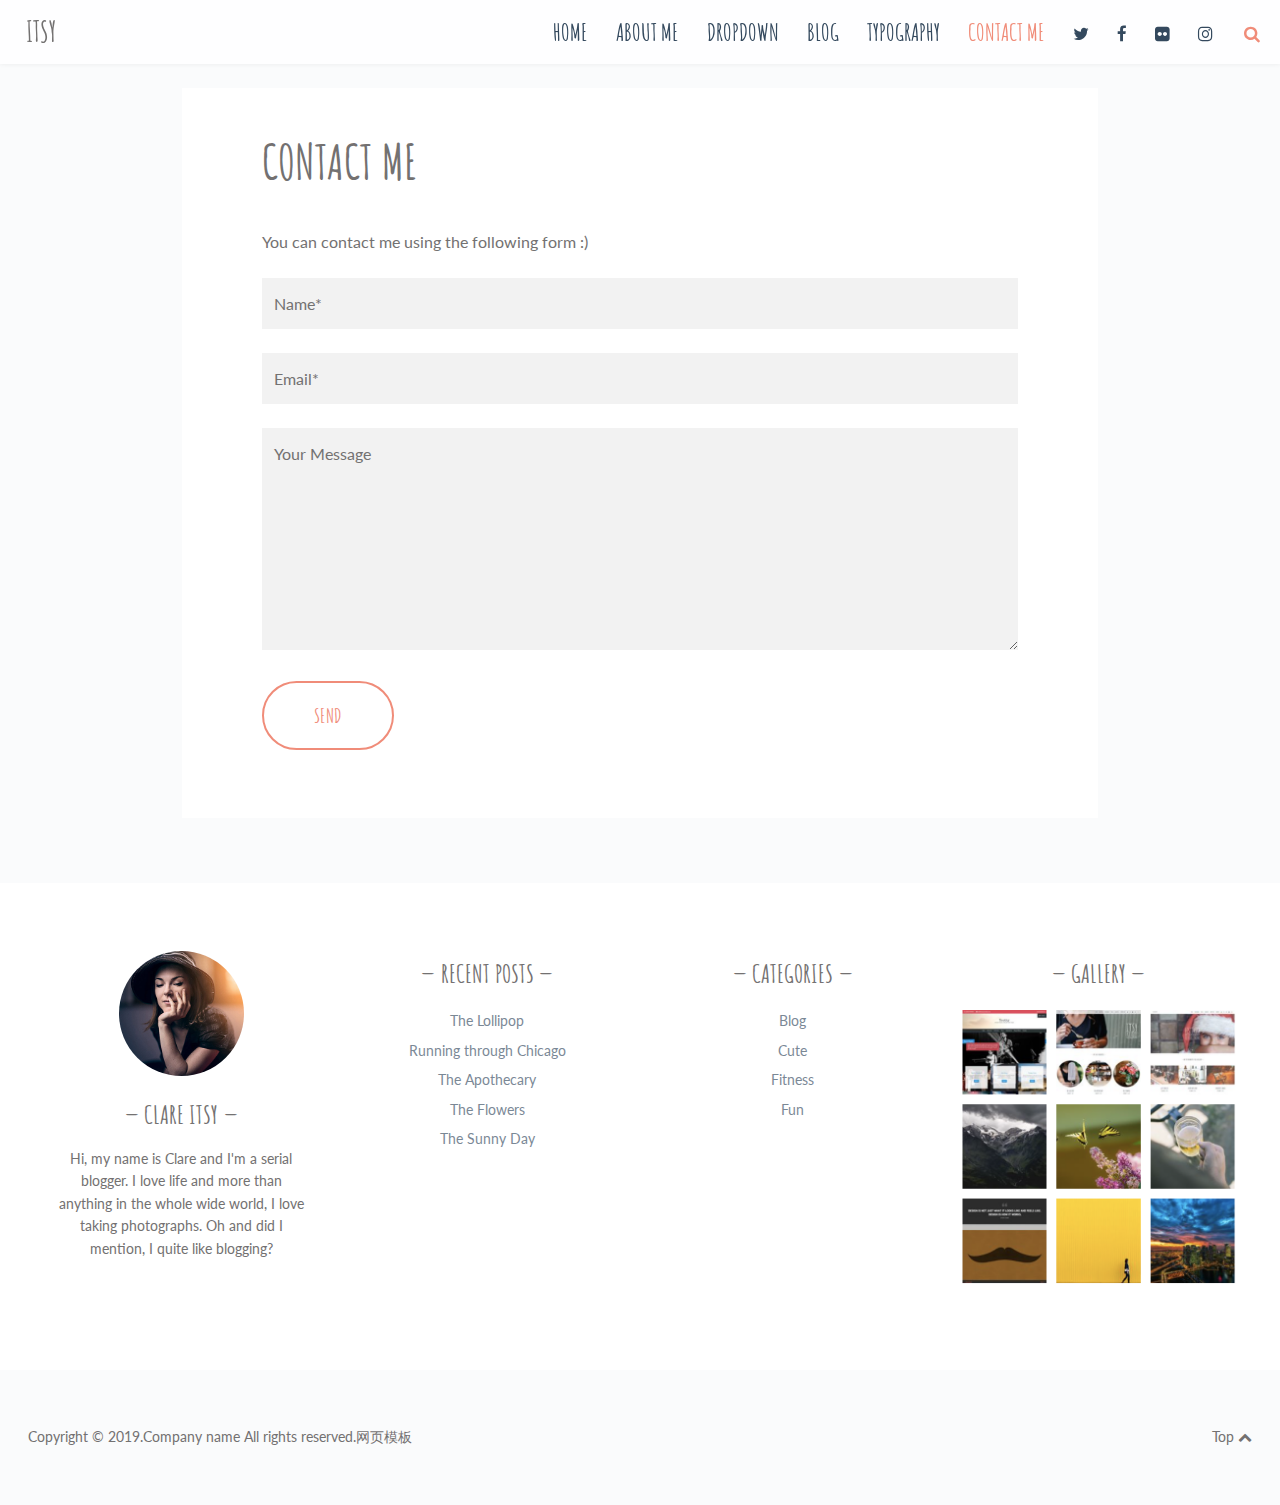
<file: contact.html>
<!doctype html>
<html class="home blog no-js" lang="en-US">
<head>
    <title></title>

    <meta charset="UTF-8"/>
    <link rel="stylesheet" href="css/font-awesome.min.css"
          type="text/css" media="all"/>
    <link rel="stylesheet" href="https://fonts.googleapis.com/css?family=Amatic+SC%3A400%2C700%7CLato%3A400%2C700%2C400italic%2C700italic&amp;ver=4.9.8"
          type="text/css" media="screen"/>
    <link rel="stylesheet" href="style.css" type="text/css" media="screen"/>
    <link rel="stylesheet" href="print.css" type="text/css" media="print"/>
    <!--[if (lt IE 9) & (!IEMobile)]>
    <link rel="stylesheet" id="lt-ie9-css" href="ie.css" type="text/css" media="screen"/>
    <![endif]-->
    <script src='js/jquery-3.0.0.min.js'></script>
    <script src='js/jquery-migrate-3.0.1.min.js'></script>
    <!--[if lt IE 9]>
    <script src="http://html5shim.googlecode.com/svn/trunk/html5.js"></script>
    <![endif]-->
</head>
<body class="home sticky-menu sidebar-off" id="top">

<header class="header">

    <div class="header-wrap">

        <div class="logo plain logo-left">
            <div class="site-title">
                <a href="index.html" title="Go to Home">Itsy</a>
            </div>
        </div><!-- /logo -->


        <nav id="nav" role="navigation">
            <div class="table">
                <div class="table-cell">
                    <ul id="menu-menu-1" class="">
                        <li class="menu-item">
                            <a href="index.html">Home</a></li>
                        <li class="menu-item">
                            <a href="about.html">About me</a></li>
                        <li class="menu-item">
                            <a href="#">Dropdown</a>
                            <ul class="sub-menu">
                                <li class="menu-item">
                                    <a href="#">Cute</a></li>
                                <li class="menu-item">
                                    <a href="#">Fun</a></li>
                                <li class="menu-item">
                                    <a href="#">Fitness</a>
                                </li>
                            </ul>
                        </li>
                        <li class="menu-item">
                            <a href="blog.html">Blog</a>
                            <ul class="sub-menu">
                                <li class="menu-item">
                                    <a href="single.html">Single</a></li>
                            </ul>
                        </li>
                        <li class="menu-item">
                            <a href="typography.html">Typography</a></li>
                        <li class="menu-item current-menu-item">
                            <a href="contact.html">Contact me</a></li>
                        <li class="menu-inline menu-item">
                            <a title="Twitter" href="#">
                                <i class="fa fa-twitter"></i><span class="i">Twitter</span>
                            </a></li>
                        <li class="menu-inline menu-item">
                            <a title="Facebook" href="#">
                                <i class="fa fa-facebook"></i><span class="i">Facebook</span>
                            </a></li>
                        <li class="menu-inline menu-item">
                            <a title="Flickr" href="#"><i class="fa fa-flickr"></i><span class="i">Flickr</span></a>
                        </li>
                        <li class="menu-inline menu-item">
                            <a title="Instagram" href="#">
                                <i class="fa fa-instagram"></i><span class="i">Instagram</span>
                            </a>
                        </li>
                    </ul>
                </div>
            </div>
        </nav>
        <a href="#nav" class="menu-trigger"><i class="fa fa-bars"></i></a>

        <a href="#topsearch" class="search-trigger"><i class="fa fa-search"></i></a>

    </div>

</header>


<div class="wrap full-wrap">
    <div class="main-wrap">

        <section class="main">
            <article class="post page">

                <div class="inner">
                    <h1>Contact me</h1>
                    <div class="post-content">
                        <p>You can contact me using the following form :)</p>
                        <form id="fh5co_contact_form">
                            <p>
                                <input type="text" name="name" value="" size="40" placeholder="Name*">
                            </p>
                            <p>
                                <input type="email" name="email" value="" size="40" placeholder="Email*">
                            </p>
                            <p>
                                <textarea name="message" cols="40" rows="10" placeholder="Your Message"></textarea>
                            </p>
                            <p class="form-submit"><input type="submit" value="Send"></p>
                        </form>
                    </div>
                </div>

            </article>
            <div class="border"></div>

        </section>
    </div><!-- /main-wrap -->
</div><!-- /wrap -->


<div class="footer-widgets widget-count-4">

    <div class="wrap">

        <div class="mt-about-you-widget">
            <div class="widget footer">

                <img class="mt-about-avatar" src="images/about-me.jpg" alt="Clare Itsy"/>


                <h4>Clare Itsy</h4>

                <div class="mt-about-bio">
                    <p>Hi, my name is Clare and I&#039;m a serial blogger. I love life and more
                    than anything in the whole wide world, I love taking photographs. Oh and did I mention, I quite like
                    blogging?</p>
                </div>


            </div>
        </div>
        <div class="widget footer"><h4>Recent Posts</h4>
            <ul>
                <li>
                    <a href="#">The Lollipop</a>
                </li>
                <li>
                    <a href="#">Running through Chicago</a>
                </li>
                <li>
                    <a href="#">The Apothecary</a>
                </li>
                <li>
                    <a href="#">The Flowers</a>
                </li>
                <li>
                    <a href="#">The Sunny Day</a>
                </li>
            </ul>
        </div>
        <div class="widget footer"><h4>Categories</h4>
            <ul>
                <li class="cat-item cat-item-6">
                    <a href="#" title="A cute little description would go in here">Blog</a>
                </li>
                <li class="cat-item cat-item-7">
                    <a href="#" title="A cute little description would go in here">Cute</a>
                </li>
                <li class="cat-item cat-item-8">
                    <a href="#">Fitness</a>
                </li>
                <li class="cat-item cat-item-9">
                    <a href="#">Fun</a>
                </li>
            </ul>
        </div>
        <div class="widget footer"><h4>Gallery</h4>
            <div class="textwidget">
                <img src="images/gallery.png" alt="">
            </div>
        </div>
    </div>

</div>


<footer class="footer">
    <div class="footer-wrap">
        <div id="footer-text">Copyright &copy; 2019.Company name All rights reserved.<a target="_blank" href="http://sc.chinaz.com/moban/">&#x7F51;&#x9875;&#x6A21;&#x677F;</a></div>

        <a href="#top" id="btt">Top <i class="fa fa-chevron-up"></i></a>
    </div>
</footer>

<div id="topsearch">
    <div class="table">
        <div class="table-cell">
            <form role="search" method="get" class="searchform" action="index.html">
                <div>
                    <input type="text" value="" name="s" class="s" placeholder="Type and hit enter"/>
                    <input type="submit" class="searchsubmit" value="Search"/>
                </div>
            </form>
        </div>
    </div>
    <a href="#topsearch" class="search-trigger"><i class="fa fa-times"></i></a>
</div>


<script>var ie9 = false;</script>
<!--[if lte IE 9 ]>
<script> var ie9 = true; </script>
<![endif]-->
<script src="js/global-plugins.min.js"></script>
<script src="js/main.js"></script>
</body>
</html>
</file>
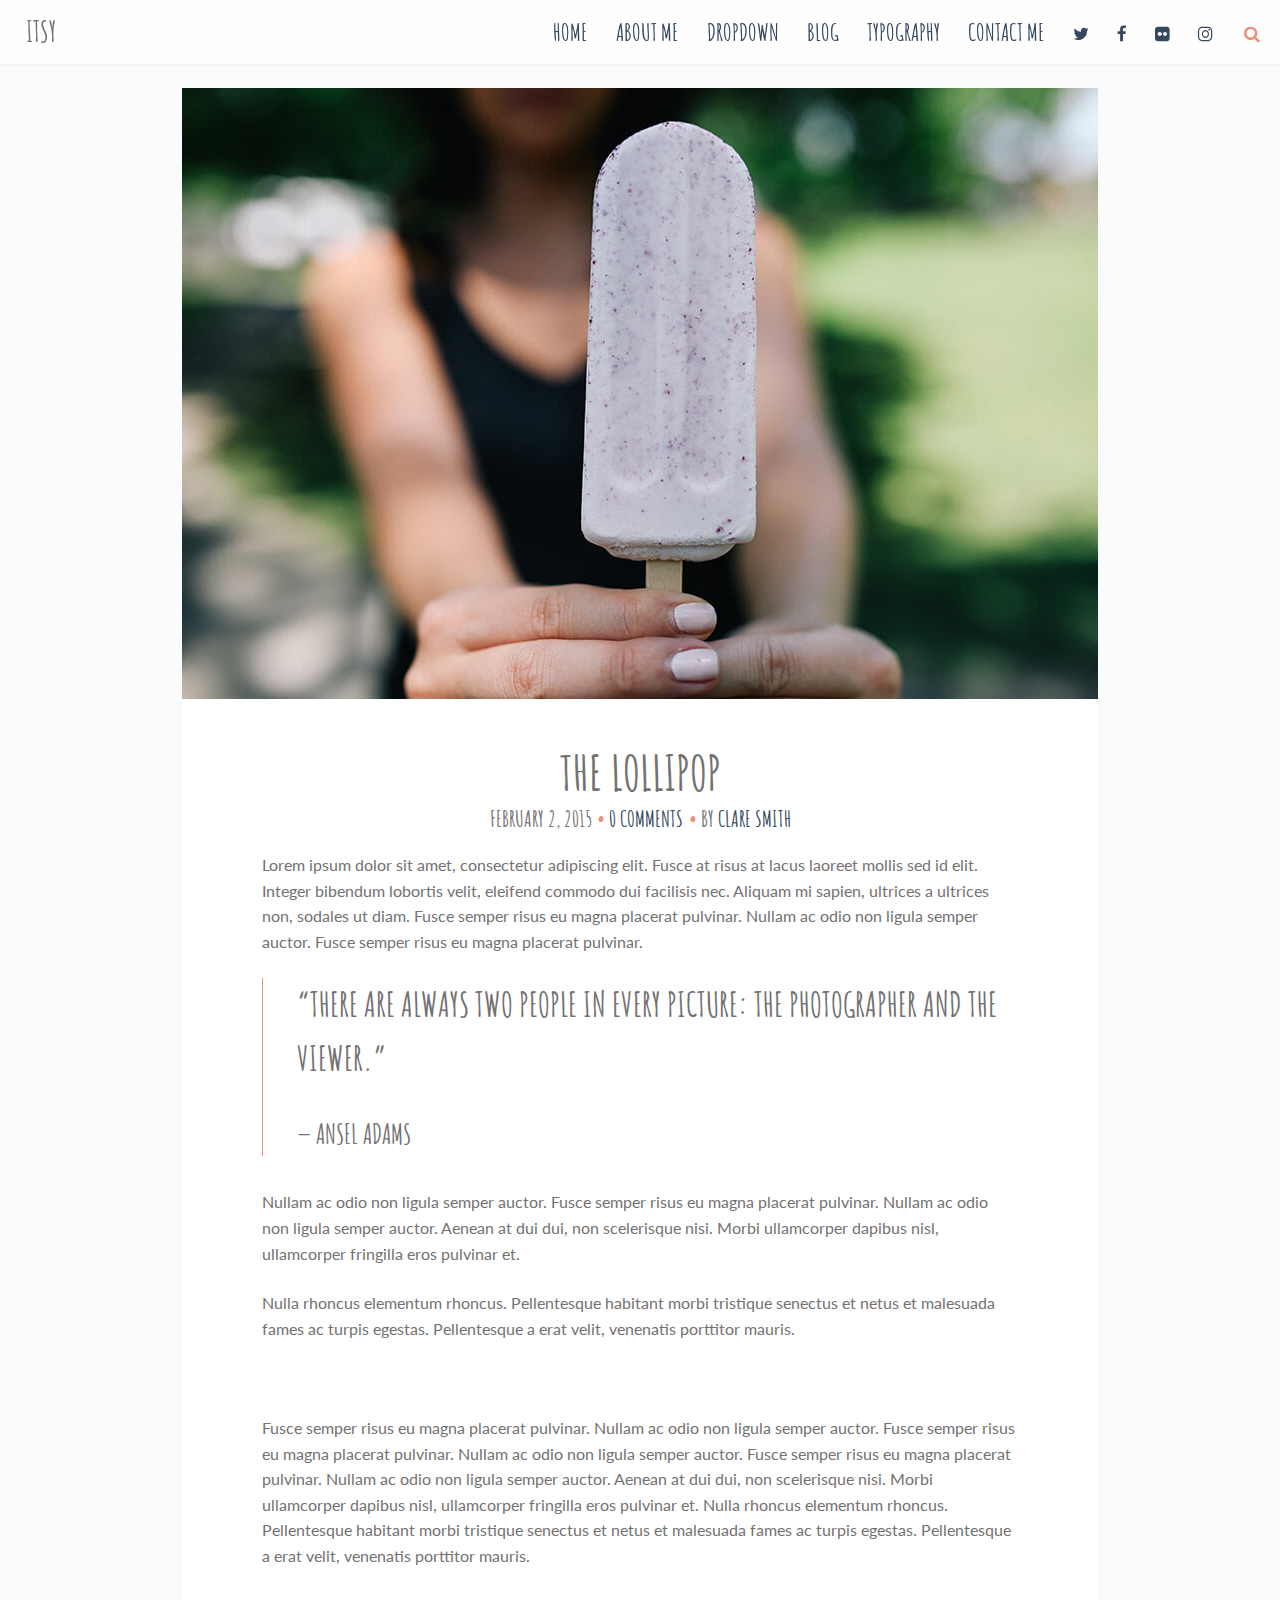
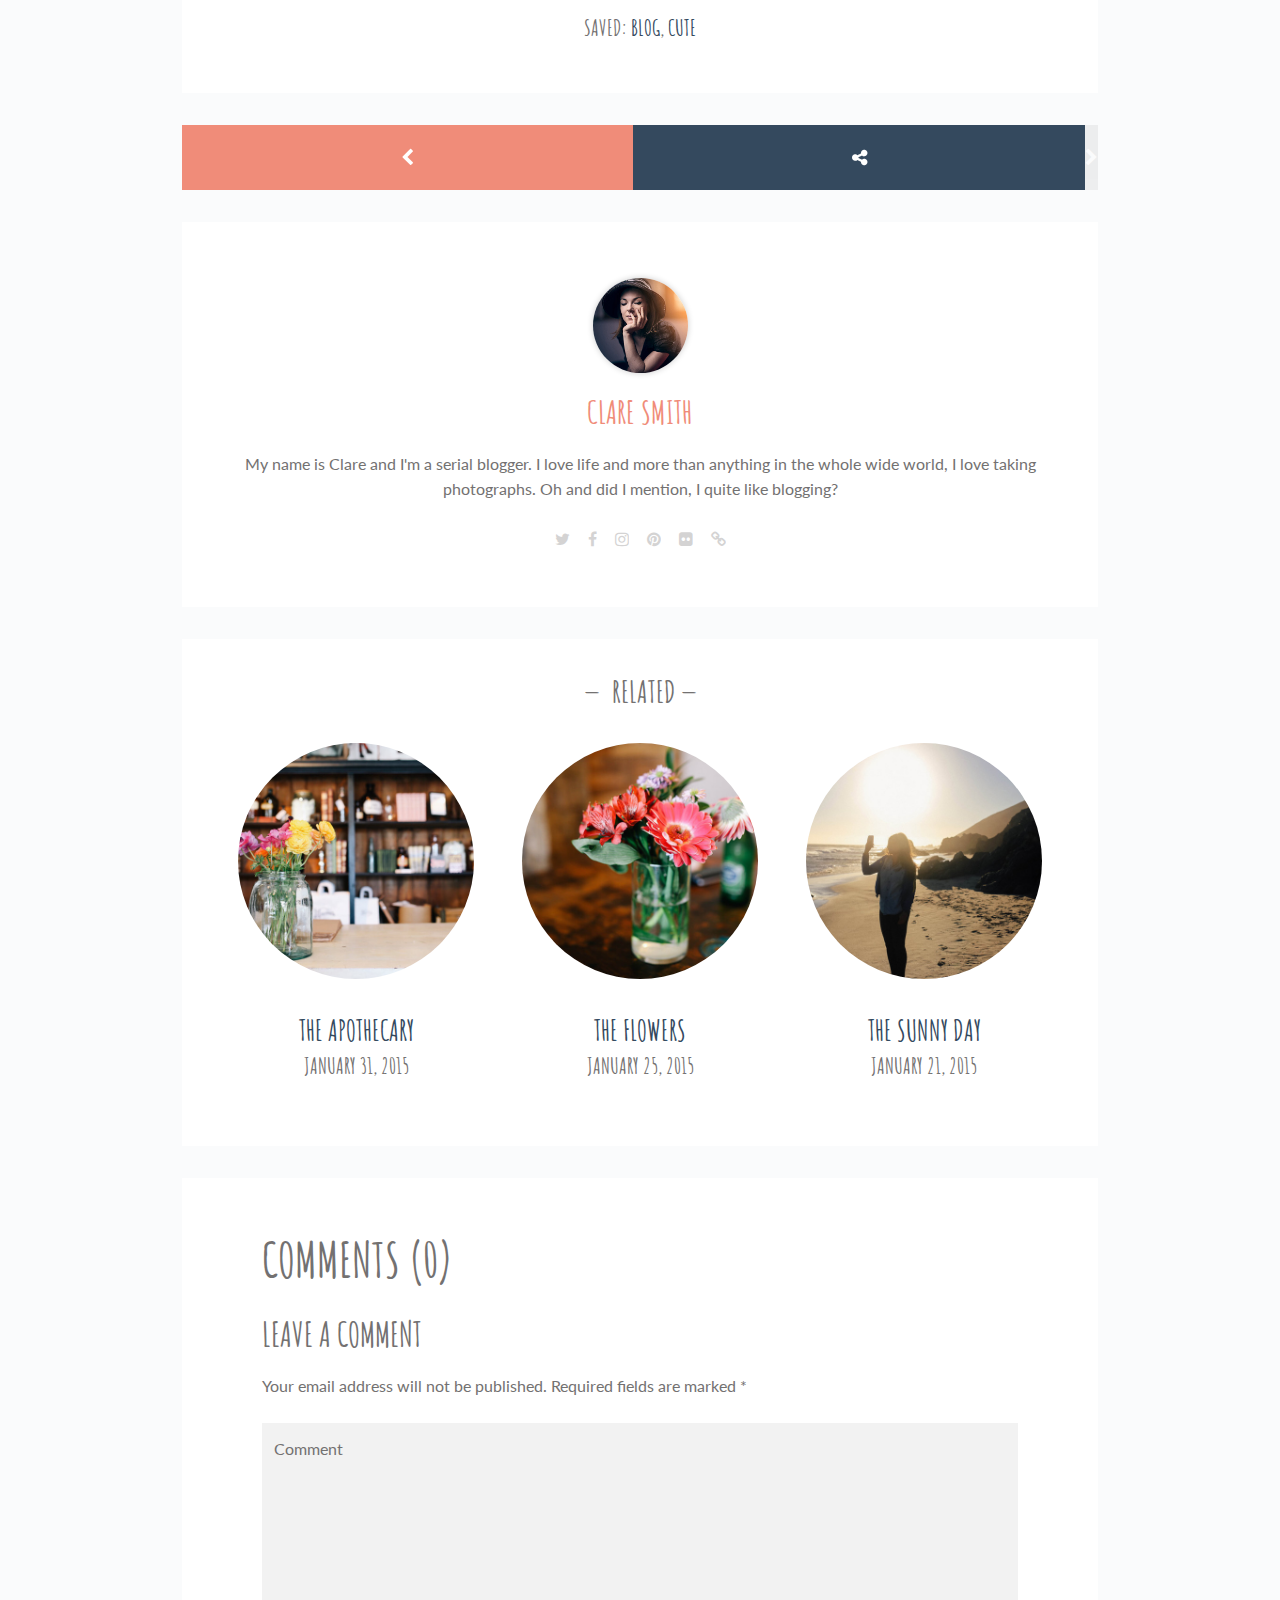
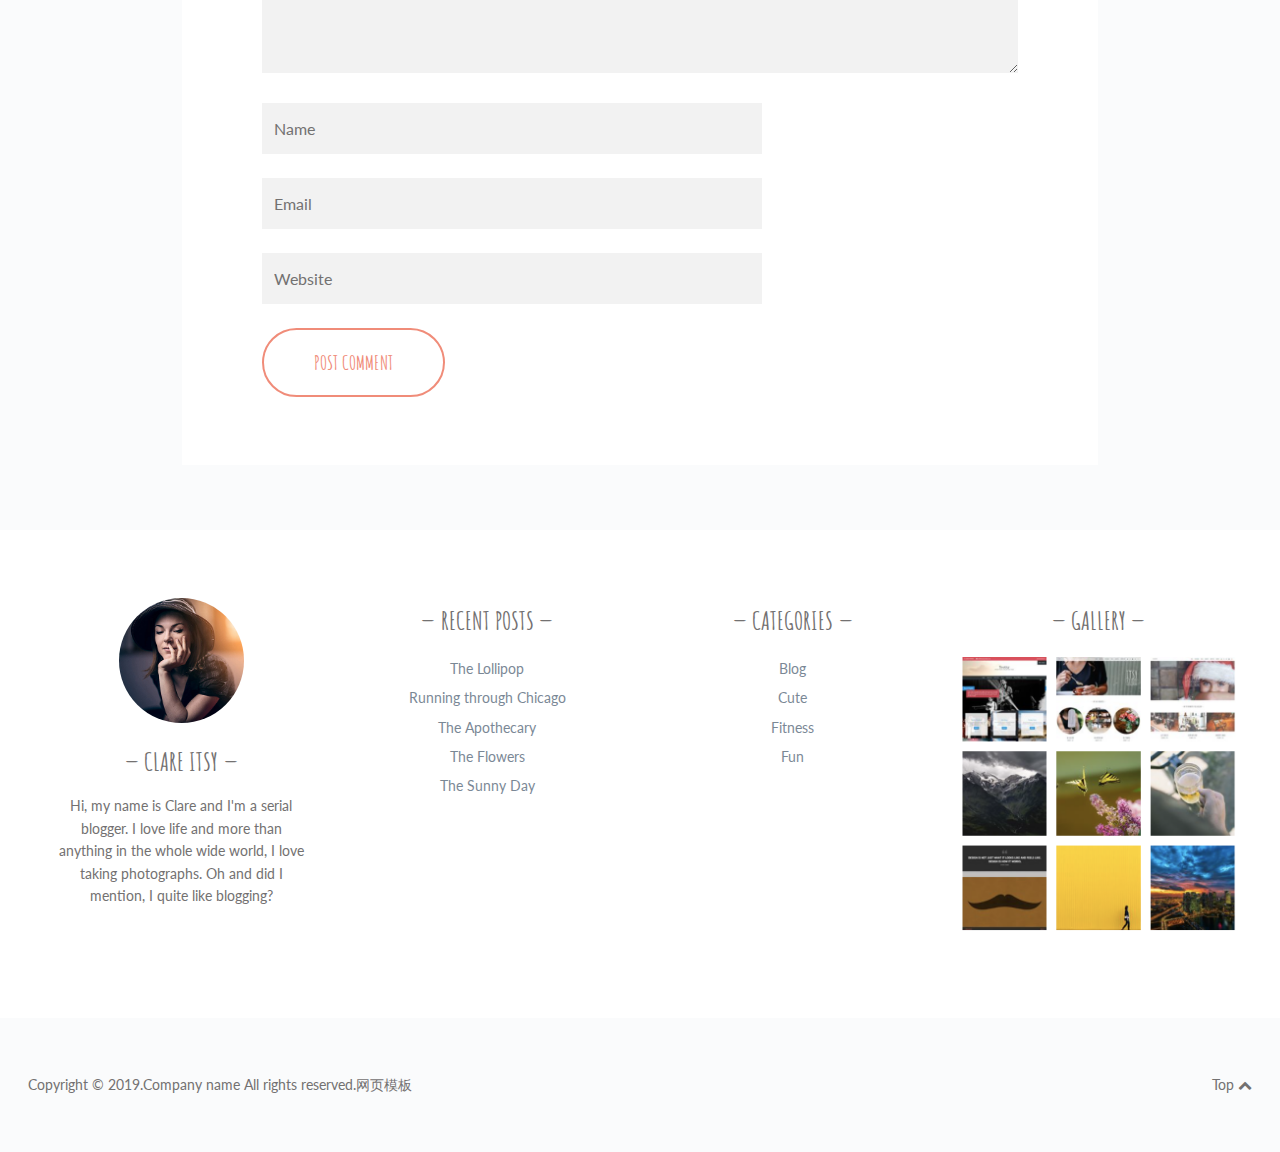
<file: single.html>
<!doctype html>
<html class="home blog no-js" lang="en-US">
<head>
    <title></title>

    <meta charset="UTF-8"/>
    <link rel="stylesheet" href="css/font-awesome.min.css"
          type="text/css" media="all"/>
    <link rel="stylesheet" href="https://fonts.googleapis.com/css?family=Amatic+SC%3A400%2C700%7CLato%3A400%2C700%2C400italic%2C700italic&amp;ver=4.9.8"
          type="text/css" media="screen"/>
    <link rel="stylesheet" href="style.css" type="text/css" media="screen"/>
    <link rel="stylesheet" href="print.css" type="text/css" media="print"/>
    <!--[if (lt IE 9) & (!IEMobile)]>
    <link rel="stylesheet" id="lt-ie9-css" href="ie.css" type="text/css" media="screen"/>
    <![endif]-->
    <script src='js/jquery-3.0.0.min.js'></script>
    <script src='js/jquery-migrate-3.0.1.min.js'></script>
    <!--[if lt IE 9]>
    <script src="http://html5shim.googlecode.com/svn/trunk/html5.js"></script>
    <![endif]-->
</head>
<body class="home sticky-menu sidebar-off" id="top">

<header class="header">

    <div class="header-wrap">

        <div class="logo plain logo-left">
            <div class="site-title">
                <a href="index.html" title="Go to Home">Itsy</a>
            </div>
        </div><!-- /logo -->


        <nav id="nav" role="navigation">
            <div class="table">
                <div class="table-cell">
                    <ul id="menu-menu-1">
                        <li class="menu-item">
                            <a href="index.html">Home</a></li>
                        <li class="menu-item">
                            <a href="about.html">About me</a></li>
                        <li class="menu-item">
                            <a href="#">Dropdown</a>
                            <ul class="sub-menu">
                                <li class="menu-item">
                                    <a href="#">Cute</a></li>
                                <li class="menu-item">
                                    <a href="#">Fun</a></li>
                                <li class="menu-item">
                                    <a href="#">Fitness</a>
                                </li>
                            </ul>
                        </li>
                        <li class="menu-item">
                            <a href="blog.html">Blog</a>
                            <ul class="sub-menu">
                                <li class="menu-item">
                                    <a href="single.html">Single</a></li>
                            </ul>
                        </li>
                        <li class="menu-item">
                            <a href="typography.html">Typography</a></li>
                        <li class="menu-item">
                            <a href="contact.html">Contact me</a></li>
                        <li class="menu-inline menu-item">
                            <a title="Twitter" href="#">
                                <i class="fa fa-twitter"></i><span class="i">Twitter</span>
                            </a></li>
                        <li class="menu-inline menu-item">
                            <a title="Facebook" href="#">
                                <i class="fa fa-facebook"></i><span class="i">Facebook</span>
                            </a></li>
                        <li class="menu-inline menu-item">
                            <a title="Flickr" href="#"><i class="fa fa-flickr"></i><span class="i">Flickr</span></a>
                        </li>
                        <li class="menu-inline menu-item">
                            <a title="Instagram" href="#">
                                <i class="fa fa-instagram"></i><span class="i">Instagram</span>
                            </a>
                        </li>
                    </ul>
                </div>
            </div>
        </nav>
        <a href="#nav" class="menu-trigger"><i class="fa fa-bars"></i></a>

        <a href="#topsearch" class="search-trigger"><i class="fa fa-search"></i></a>

    </div>

</header>


<div class="wrap full-wrap">
    <div class="main-wrap">
        <section class="main">


            <article class="post has-post-thumbnail">

  		        <span class="post-image">
                    <img width="916" height="611" src="images/Lollipop.jpg" alt="">
  		        </span>


                <div class="inner">

                    <h1 class="entry-title">The Lollipop</h1>
                    <ul class="meta top">
                        <li class="time">
                            <time class="post-date updated" datetime="2015-02-02">February 2, 2015 </time>
                        </li>

                        <li class="comments">
                            <a href="single.html#respond">0 Comments</a>
                        </li>

                        <li class="author-m">
                            By <span class="vcard author"><span class="fn"><a href="blog.html" title="Posts by Clare Smith" rel="author">Clare Smith</a></span></span>
                        </li>

                    </ul>
                    <div class="post-content">
                        <p>Lorem ipsum dolor sit amet, consectetur adipiscing elit. Fusce at risus at lacus laoreet mollis sed id elit. Integer bibendum lobortis velit, eleifend commodo dui facilisis nec. Aliquam mi sapien, ultrices a ultrices non, sodales ut diam. Fusce semper risus eu magna placerat pulvinar. Nullam ac odio non ligula semper auctor. Fusce semper risus eu magna placerat pulvinar.</p>
                        <blockquote><p>“There are always two people in every picture: the photographer and the viewer.”<cite>Ansel Adams</cite></p></blockquote>
                        <p>Nullam ac odio non ligula semper auctor. Fusce semper risus eu magna placerat pulvinar. Nullam ac odio non ligula semper auctor. Aenean at dui dui, non scelerisque nisi. Morbi ullamcorper dapibus nisl, ullamcorper fringilla eros pulvinar et.</p>
                        <p>Nulla rhoncus elementum rhoncus. Pellentesque habitant morbi tristique senectus et netus et malesuada fames ac turpis egestas. Pellentesque a erat velit, venenatis porttitor mauris.</p>
                        <p>&nbsp;</p>
                        <p>Fusce semper risus eu magna placerat pulvinar. Nullam ac odio non ligula semper auctor. Fusce semper risus eu magna placerat pulvinar. Nullam ac odio non ligula semper auctor. Fusce semper risus eu magna placerat pulvinar. Nullam ac odio non ligula semper auctor. Aenean at dui dui, non scelerisque nisi. Morbi ullamcorper dapibus nisl, ullamcorper fringilla eros pulvinar et. Nulla rhoncus elementum rhoncus. Pellentesque habitant morbi tristique senectus et netus et malesuada fames ac turpis egestas. Pellentesque a erat velit, venenatis porttitor mauris.</p>
                    </div>


                    <ul class="meta bottom">
                        <li class="cat">Saved:  <a href="#">Blog</a>, <a href="#">Cute</a></li>
                    </ul>

                </div>
            </article>

            <nav class="pagination">
                <ul>
                    <li class="older-posts">
                        <span><a href="#" rel="prev"><i class="fa fa-chevron-left"></i> <span class="i">Prev</span></a></span>
                    </li>
                    <li class="share-link">
                        <a href="#share"><i class="fa fa-share-alt"></i><span class="i">Share</span></a>
                    </li>
                    <li class="newer-posts">
                        <span class="inactive"><span class="i">Next</span> <i class="fa fa-chevron-right"></i></span>
                    </li>

                </ul>
            </nav>





            <aside class="author-wrap">
                <span class="author-avatar"><img alt="" src="images/about-me.jpg" class="avatar avatar-200 photo" height="200" width="200"></span>
                <div class="author-bio">
                    <h4><a href="blog.html">Clare Smith</a></h4>
                    <p>My name is Clare and I'm a serial blogger. I love life and more than anything in the whole wide world, I love taking photographs. Oh and did I mention, I quite like blogging?</p>
                    <div class="author-socials-wrap">

                        <a class="author-socials" href="#" target="_blank"><i class="fa fa-twitter"></i><span>Twitter</span></a>
                        <a class="author-socials" href="http://facebook.com/fh5co" target="_blank"><i class="fa fa-facebook"></i><span>Facebook</span></a>
                        <a class="author-socials" href="#" target="_blank"><i class="fa fa-instagram"></i><span>Instagram</span></a>
                        <a class="author-socials" href="#" target="_blank"><i class="fa fa-pinterest"></i><span>Pinterest</span></a>
                        <a class="author-socials" href="#" target="_blank"><i class="fa fa-flickr"></i><span>Flickr</span></a>
                        <a class="author-socials" href="#" target="_blank"><i class="fa fa-link"></i><span>Website</span></a>

                    </div>
                </div>

            </aside>




            <div class="related-posts">

                <h5>Related</h5>

                <div class="posts">

                    <aside class="related post has-post-thumbnail">

  		                <span class="post-image">
                            <a href="#" title="The Apothecary">
                                <img width="468" height="468" src="images/Apothecary.jpg" alt=""></a>
                        </span>


                        <div class="inner">

                            <h6 class="entry-title">

                                <a href="#" title="The Apothecary">

                                    The Apothecary
                                </a>
                                <ul class="meta top">
                                    <li class="time">
                                        <time class="post-date updated" datetime="2015-01-31">January 31, 2015</time>
                                    </li>
                                </ul>

                            </h6>

                        </div>
                    </aside>


                    <aside class="related post has-post-thumbnail">

                        <span class="post-image">
                            <a href="#" title="The Flowers">
                                <img width="468" height="468" src="images/Flowers.jpg" alt="" ></a>
                        </span>


                        <div class="inner">

                            <h6 class="entry-title">

                                <a href="#" title="The Flowers">The Flowers</a>
                                <ul class="meta top">
                                    <li class="time">
                                        <time class="post-date updated" datetime="2015-01-25">January 25, 2015</time>
                                    </li>
                                </ul>

                            </h6>

                        </div>
                    </aside>

                    <aside class="related post has-post-thumbnail">

                        <span class="post-image">
                            <a href="#" title="The Sunny Day">
                                <img width="468" height="468" src="images/Sun.jpg" alt="">
                            </a>
                        </span>


                        <div class="inner">

                            <h6 class="post-title entry-title">

                                <a href="#" title="The Sunny Day">The Sunny Day</a>
                                <ul class="meta top">
                                    <li class="time">
                                        <time class="post-date updated" datetime="2015-01-21">January 21, 2015</time>
                                    </li>
                                </ul>

                            </h6>

                        </div>
                    </aside>


                </div></div>



            <div class="comments-wrapper">

                <div id="comments" class="inner">

                    <div class="comments-inner"><h3 id="respond-title">Comments (0)</h3></div>

                    <aside class="comments">
                    </aside>

                    <div id="respond" class="comment-respond">
                        <h3 id="reply-title" class="comment-reply-title">Leave a comment <small><a rel="nofollow" id="cancel-comment-reply-link" href="#respond" style="display:none;">Cancel reply</a></small></h3>
                        <form>
                            <p>Your email address will not be published. Required fields are marked <span class="required">*</span></p>
                            <p><label for="comment">Comment</label><textarea id="comment" name="comment" cols="45" rows="8" aria-required="true" placeholder="Comment"></textarea></p><p class="comment-form-author"><label class="hidden" for="author">Name</label> <span class="required hidden">*</span><input id="author" name="author" type="text" value="" size="30" aria-required="true" placeholder="Name"></p>
                            <p><label for="email">Email</label> <span class="required ">*</span><input id="email" name="email" type="text" value="" size="30" aria-required="true" placeholder="Email"></p>
                            <p><label for="url">Website</label><input id="url" name="url" type="text" value="" size="30" placeholder="Website"></p>
                            <p class="form-submit"><input name="submit" type="submit" id="submit" class="submit" value="Post Comment"></p>
                        </form>
                    </div><!-- #respond -->

                </div>

            </div>


        </section>


    </div><!-- /main-wrap -->


</div><!-- /wrap -->


<div class="footer-widgets widget-count-4">

    <div class="wrap">

        <div class="mt-about-you-widget">
            <div class="widget footer">

                <img class="mt-about-avatar" src="images/about-me.jpg" alt="Clare Itsy"/>


                <h4>Clare Itsy</h4>

                <div class="mt-about-bio">
                    <p>Hi, my name is Clare and I&#039;m a serial blogger. I love life and more
                    than anything in the whole wide world, I love taking photographs. Oh and did I mention, I quite like
                    blogging?</p>
                </div>


            </div>
        </div>
        <div class="widget footer"><h4>Recent Posts</h4>
            <ul>
                <li>
                    <a href="#">The Lollipop</a>
                </li>
                <li>
                    <a href="#">Running through Chicago</a>
                </li>
                <li>
                    <a href="#">The Apothecary</a>
                </li>
                <li>
                    <a href="#">The Flowers</a>
                </li>
                <li>
                    <a href="#">The Sunny Day</a>
                </li>
            </ul>
        </div>
        <div class="widget footer"><h4>Categories</h4>
            <ul>
                <li class="cat-item cat-item-6">
                    <a href="#" title="A cute little description would go in here">Blog</a>
                </li>
                <li class="cat-item cat-item-7">
                    <a href="#" title="A cute little description would go in here">Cute</a>
                </li>
                <li class="cat-item cat-item-8">
                    <a href="#">Fitness</a>
                </li>
                <li class="cat-item cat-item-9">
                    <a href="#">Fun</a>
                </li>
            </ul>
        </div>
        <div class="widget footer"><h4>Gallery</h4>
            <div class="textwidget">
                <img src="images/gallery.png" alt="">
            </div>
        </div>
    </div>

</div>


<footer class="footer">
    <div class="footer-wrap">
        <div id="footer-text">Copyright &copy; 2019.Company name All rights reserved.<a target="_blank" href="http://sc.chinaz.com/moban/">&#x7F51;&#x9875;&#x6A21;&#x677F;</a></div>

        <a href="#top" id="btt">Top <i class="fa fa-chevron-up"></i></a>
    </div>
</footer>

<div class="share-overlay">

    <div class="share-inner">

        <span class="share-label">Share: </span>

        <ul class="meta sharer" id="share">
            <li class="share-on">
                <a target="blank" title="The+Lollipop"
                   href="https://twitter.com/share?text=The+Lollipop%20-%20&amp;url=#&amp;via=fh5co"
                   onclick="window.open('https://twitter.com/share?text=The+Lollipop%20-%20&amp;url=#','twitter','width=450,height=300,left='+(screen.availWidth/2-375)+',top='+(screen.availHeight/2-150)+'');return false;"
                   class="twitter">
                    <i class="fa fa-twitter"></i><span>Twitter</span>
                </a>
            </li>
            <li class="share-on">
                <a href="http://pinterest.com/pin/create/button/?url=#&amp;description=FreeHTML5"
                   target="_blank" class=" pinterest offblack">
                    <i class="fa fa-pinterest"></i><span>Pinterest</span>
                </a>
            </li>
            <li class="share-on">
                <a target="blank" title="The+Lollipop"
                   href="http://www.facebook.com/share.php?u=#"
                   onclick="window.open('http://www.facebook.com/share.php?u=#','facebook','width=450,height=300,left='+(screen.availWidth/2-375)+',top='+(screen.availHeight/2-150)+'');return false;"
                   class=" facebook ">
                    <i class="fa fa-facebook"></i><span>Facebook</span>
                </a>
            </li>

            <li class="share-on">
                <a onclick="window.open('https://plus.google.com/share?url=#','gplusshare','width=450,height=300,left='+(screen.availWidth/2-375)+',top='+(screen.availHeight/2-150)+'');return false;"
                   href="https://plus.google.com/share?url#"
                   class=" googleplus offblack">
                    <i class="fa fa-google-plus"></i><span>Google+</span>
                </a>
            </li>
        </ul>
    </div>
</div>

<div id="topsearch">
    <div class="table">
        <div class="table-cell">
            <form role="search" method="get" class="searchform" action="index.html">
                <div>
                    <input type="text" value="" name="s" class="s" placeholder="Type and hit enter"/>
                    <input type="submit" class="searchsubmit" value="Search"/>
                </div>
            </form>
        </div>
    </div>
    <a href="#topsearch" class="search-trigger"><i class="fa fa-times"></i></a>
</div>


<script>var ie9 = false;</script>
<!--[if lte IE 9 ]>
<script> var ie9 = true; </script>
<![endif]-->
<script src="js/global-plugins.min.js"></script>
<script src="js/main.js"></script>
</body>
</html>
</file>
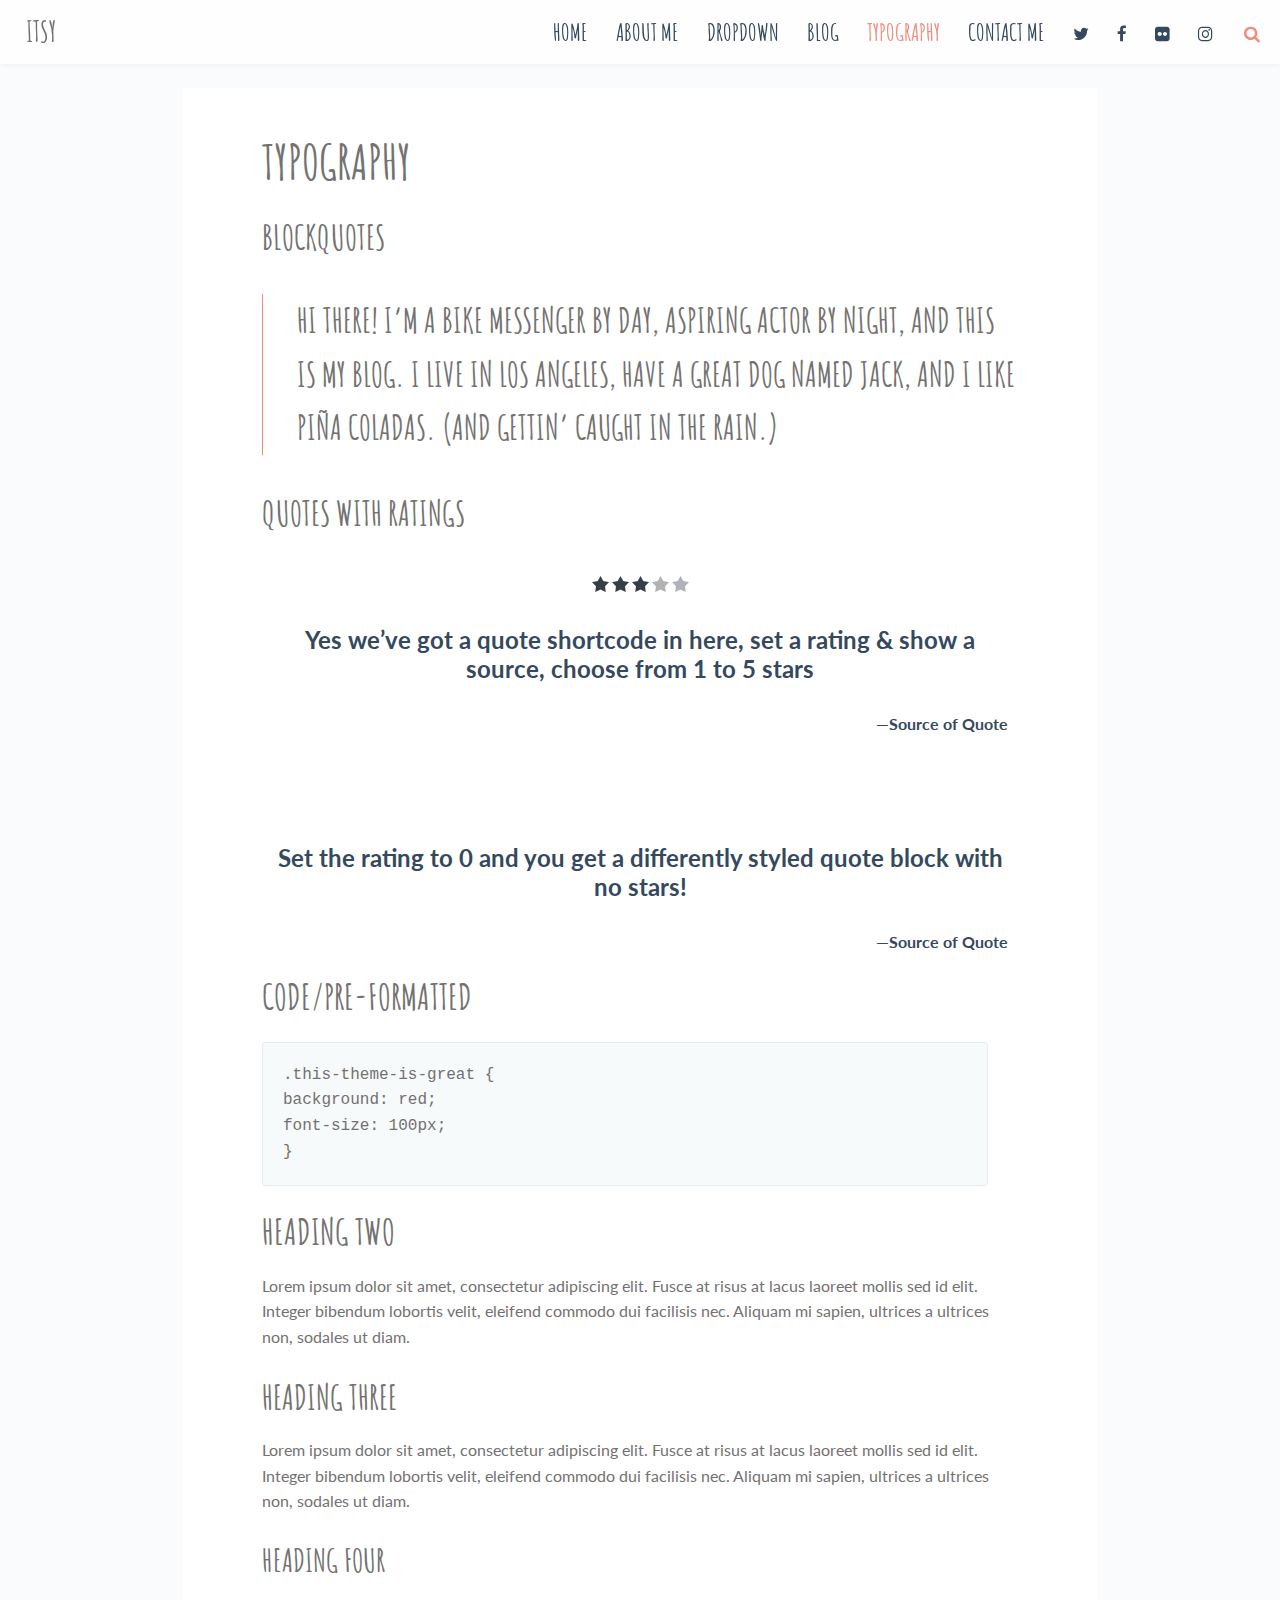
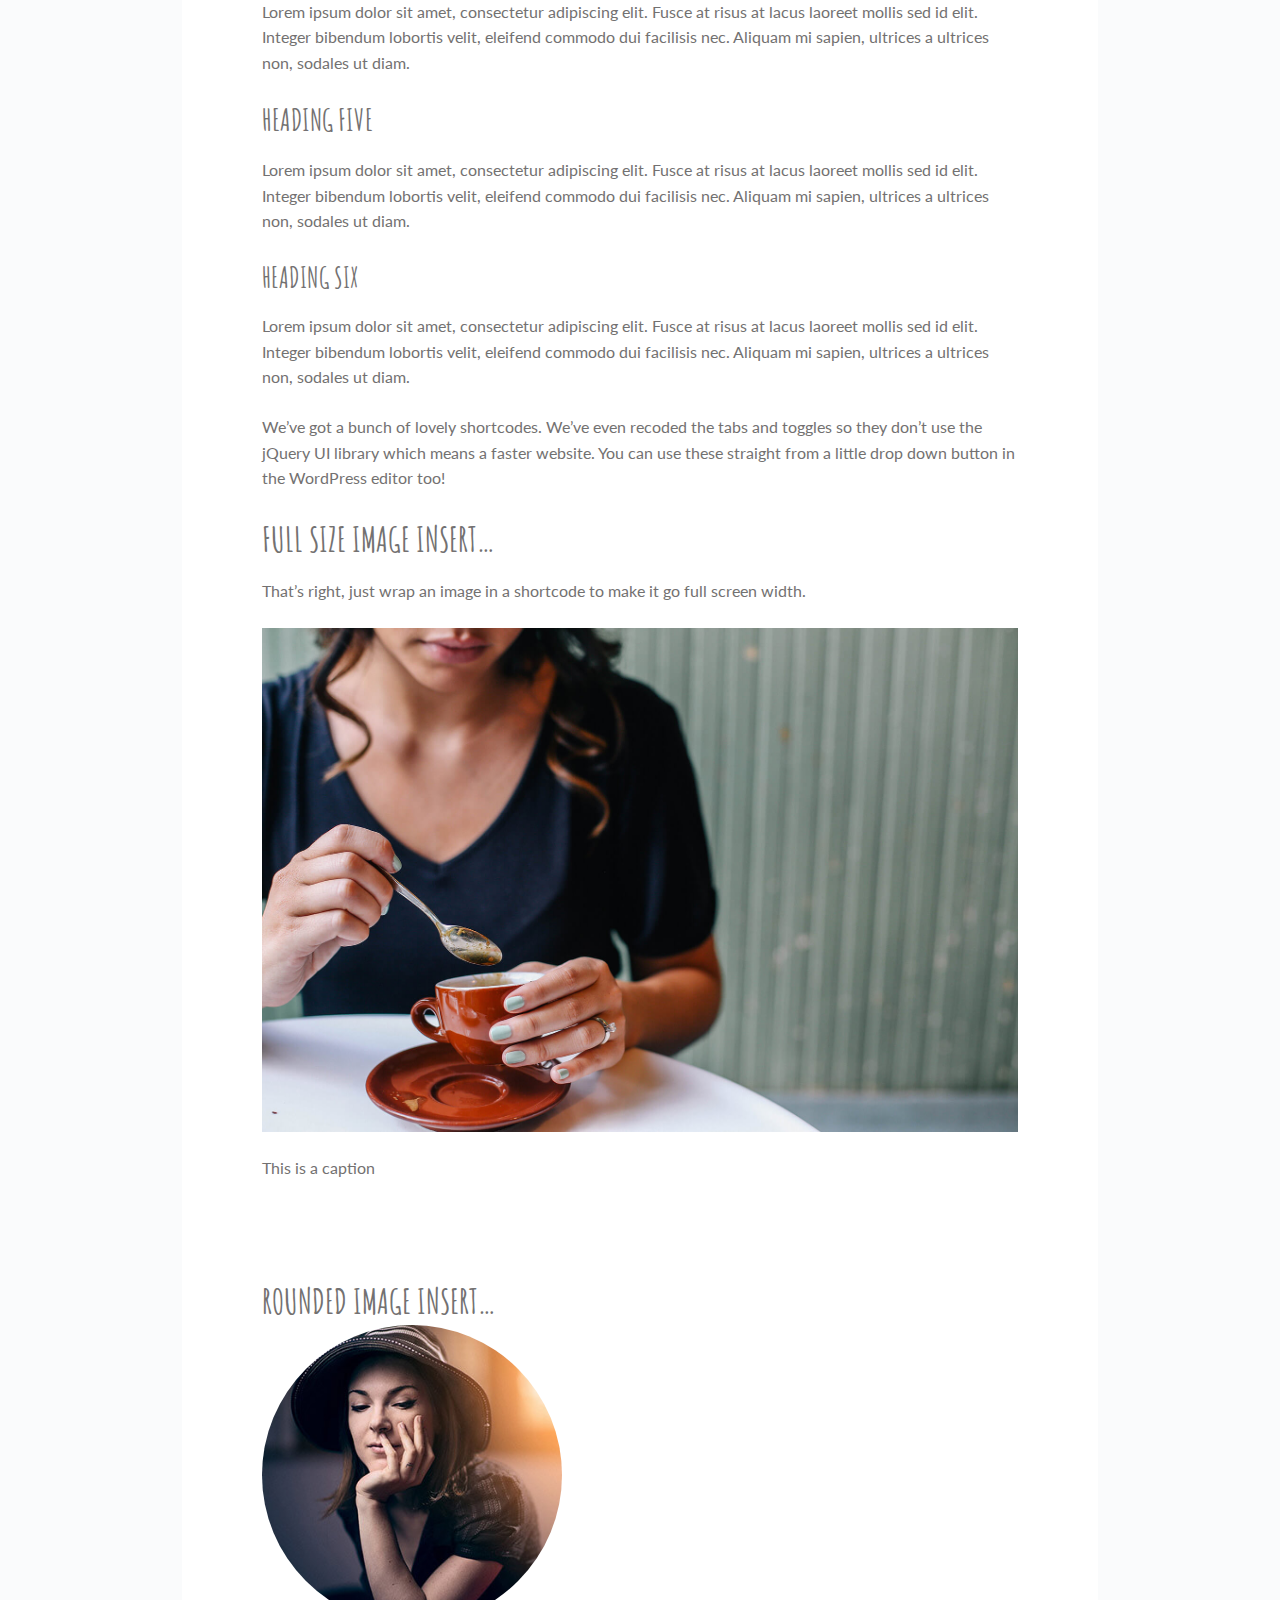
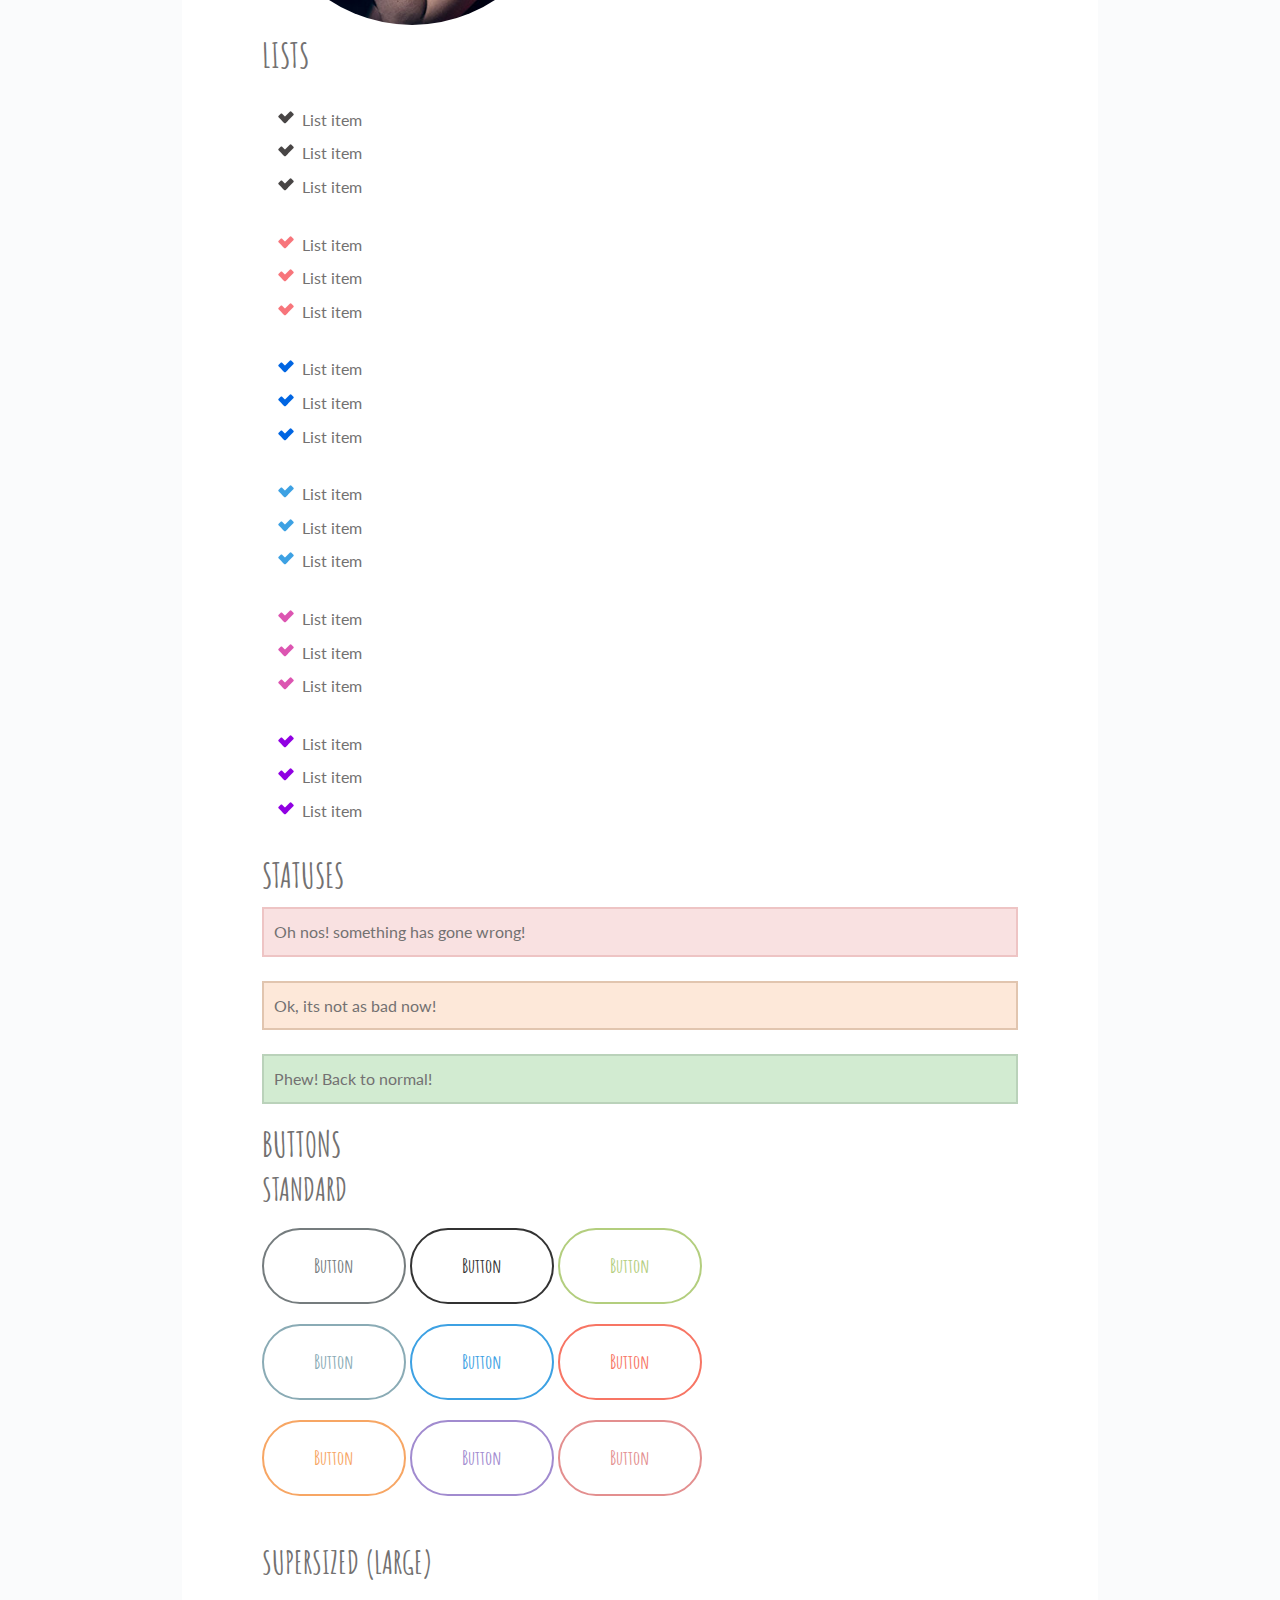
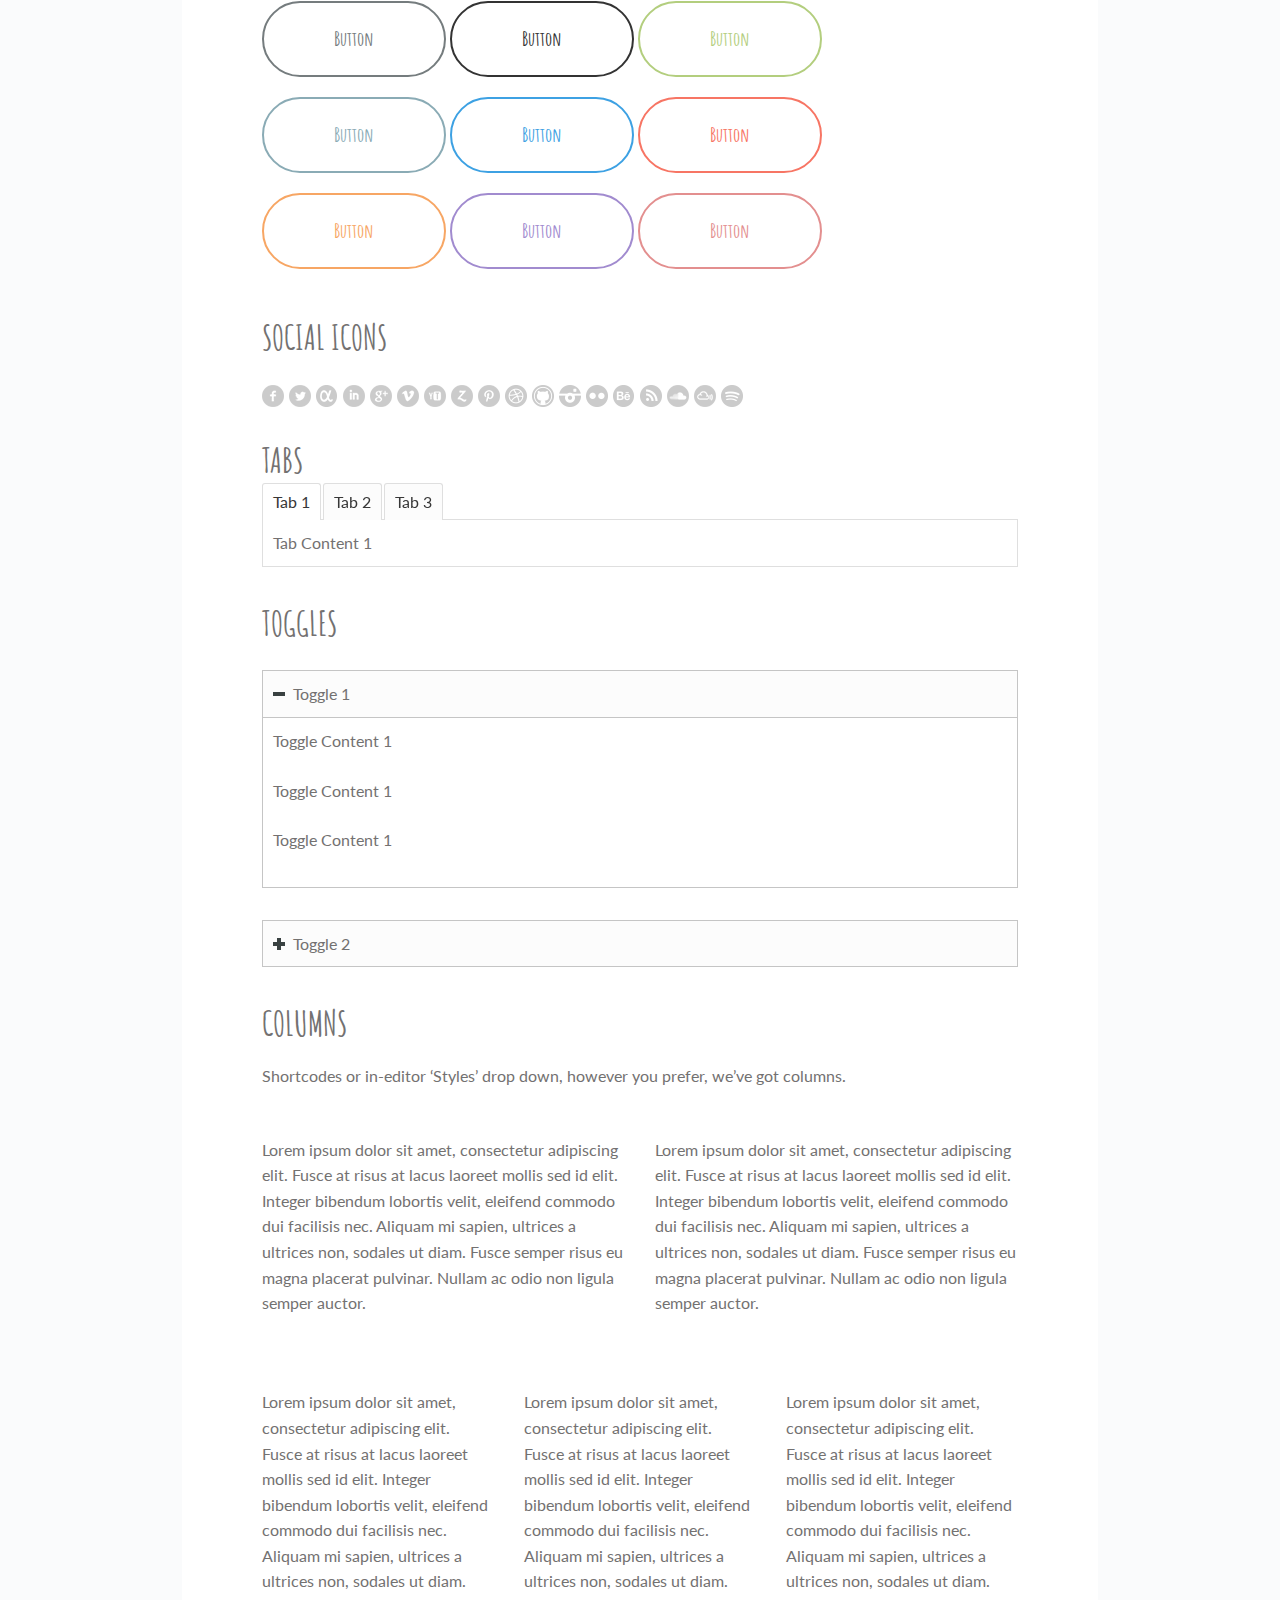
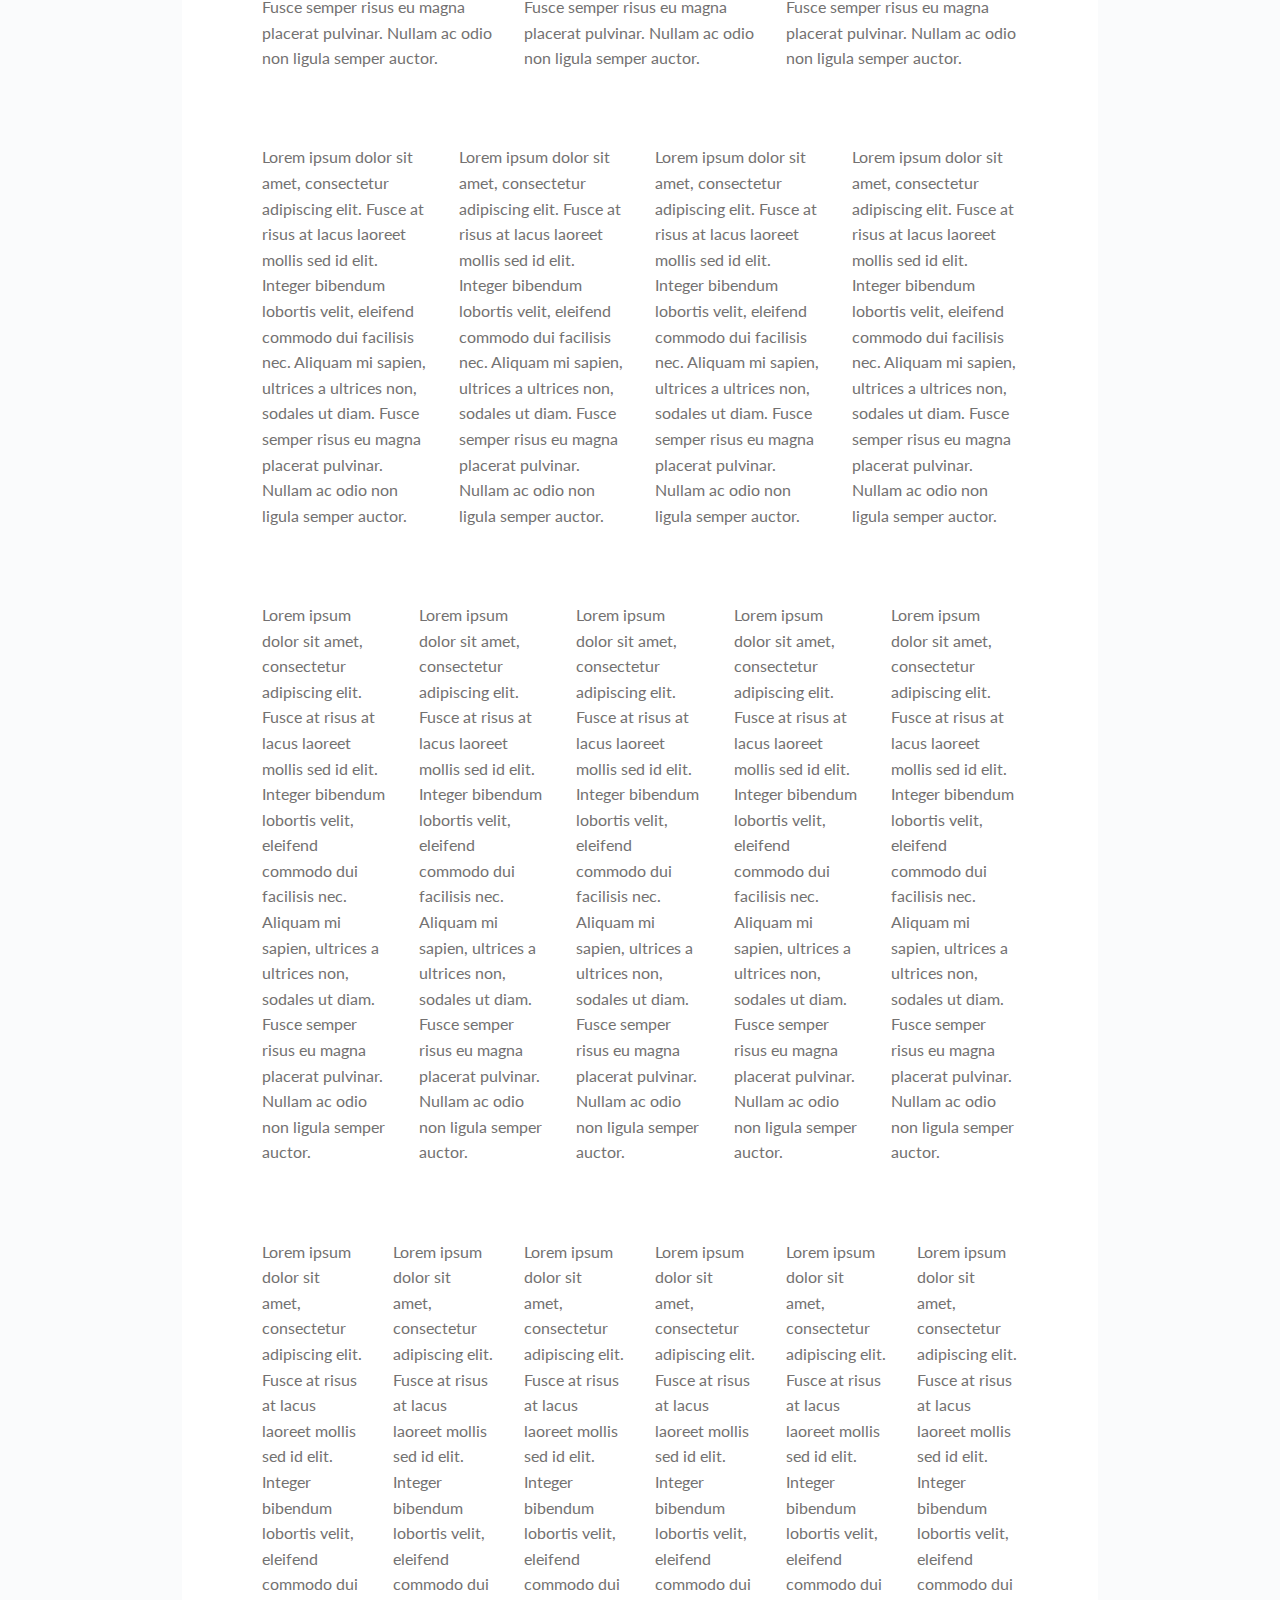
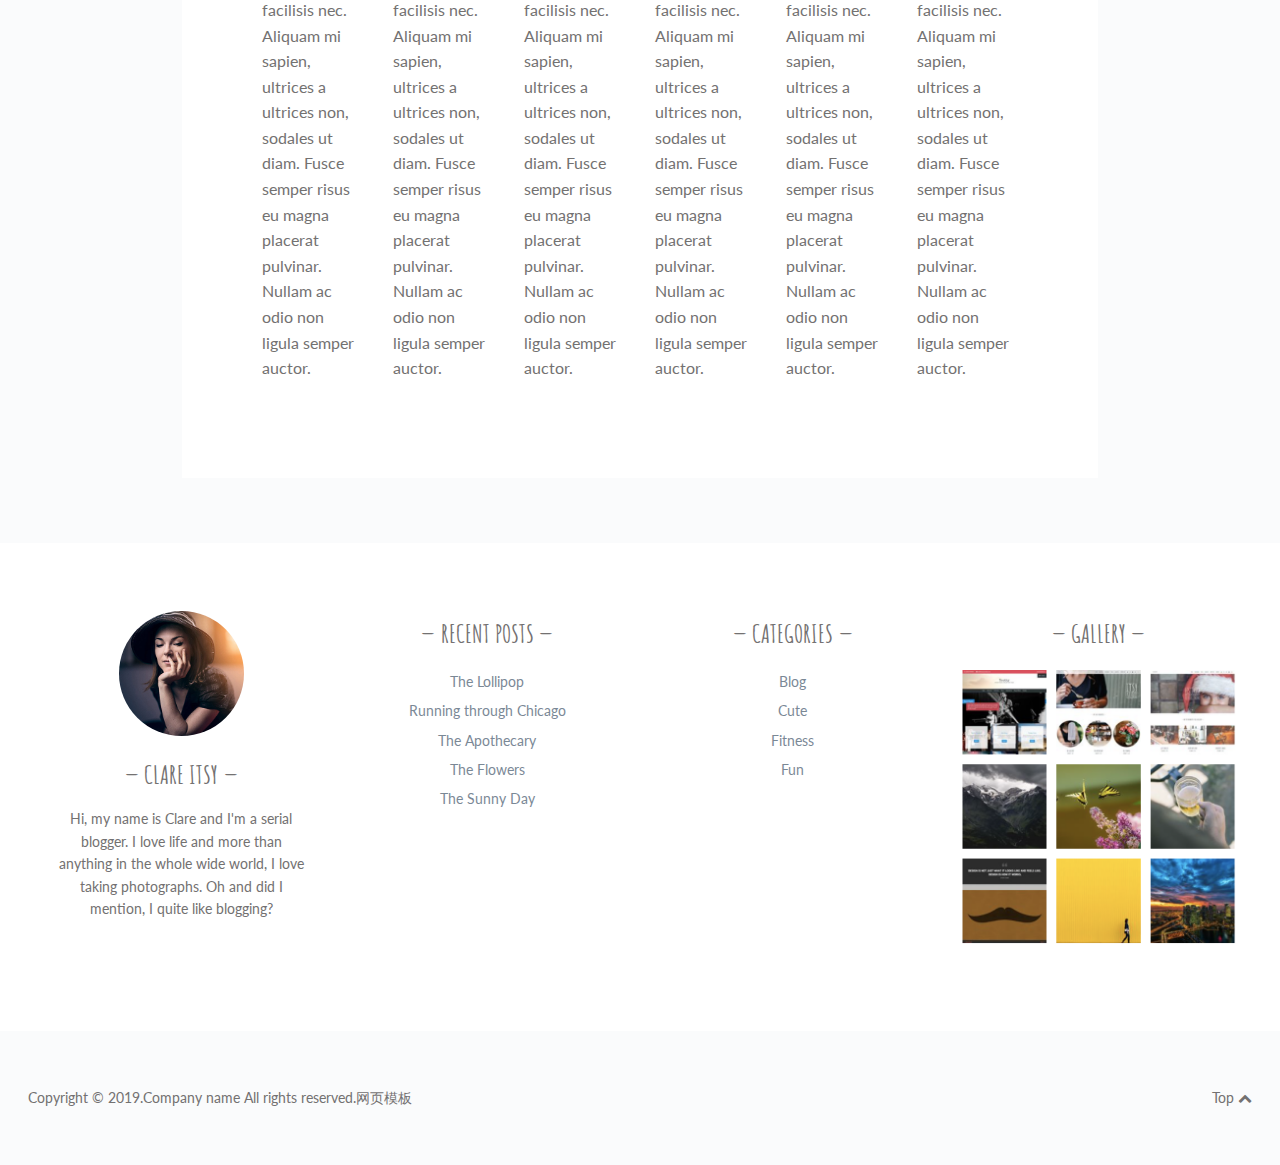
<file: typography.html>
<!doctype html>
<html class="home blog no-js" lang="en-US">
<head>
    <title></title>

    <meta charset="UTF-8"/>
    <link rel="stylesheet" href="css/font-awesome.min.css"
          type="text/css" media="all"/>
    <link rel="stylesheet" href="https://fonts.googleapis.com/css?family=Amatic+SC%3A400%2C700%7CLato%3A400%2C700%2C400italic%2C700italic&amp;ver=4.9.8"
          type="text/css" media="screen"/>
    <link rel="stylesheet" href="style.css" type="text/css" media="screen"/>
    <link rel="stylesheet" href="print.css" type="text/css" media="print"/>
    <!--[if (lt IE 9) & (!IEMobile)]>
    <link rel="stylesheet" id="lt-ie9-css" href="ie.css" type="text/css" media="screen"/>
    <![endif]-->
    <script src='js/jquery-3.0.0.min.js'></script>
    <script src='js/jquery-migrate-3.0.1.min.js'></script>
    <!--[if lt IE 9]>
    <script src="http://html5shim.googlecode.com/svn/trunk/html5.js"></script>
    <![endif]-->
</head>
<body class="home sticky-menu sidebar-off" id="top">

<header class="header">

    <div class="header-wrap">

        <div class="logo plain logo-left">
            <div class="site-title">
                <a href="index.html" title="Go to Home">Itsy</a>
            </div>
        </div><!-- /logo -->


        <nav id="nav" role="navigation">
            <div class="table">
                <div class="table-cell">
                    <ul id="menu-menu-1">
                        <li class="menu-item">
                            <a href="index.html">Home</a></li>
                        <li class="menu-item">
                            <a href="about.html">About me</a></li>
                        <li class="menu-item">
                            <a href="#">Dropdown</a>
                            <ul class="sub-menu">
                                <li class="menu-item">
                                    <a href="#">Cute</a></li>
                                <li class="menu-item">
                                    <a href="#">Fun</a></li>
                                <li class="menu-item">
                                    <a href="#">Fitness</a>
                                </li>
                            </ul>
                        </li>
                        <li class="menu-item">
                            <a href="blog.html">Blog</a>
                            <ul class="sub-menu">
                                <li class="menu-item">
                                    <a href="single.html">Single</a></li>
                            </ul>
                        </li>
                        <li class="menu-item current-menu-item">
                            <a href="typography.html">Typography</a></li>
                        <li class="menu-item">
                            <a href="contact.html">Contact me</a></li>
                        <li class="menu-inline menu-item">
                            <a title="Twitter" href="#">
                                <i class="fa fa-twitter"></i><span class="i">Twitter</span>
                            </a></li>
                        <li class="menu-inline menu-item">
                            <a title="Facebook" href="#">
                                <i class="fa fa-facebook"></i><span class="i">Facebook</span>
                            </a></li>
                        <li class="menu-inline menu-item">
                            <a title="Flickr" href="#"><i class="fa fa-flickr"></i><span class="i">Flickr</span></a>
                        </li>
                        <li class="menu-inline menu-item">
                            <a title="Instagram" href="#">
                                <i class="fa fa-instagram"></i><span class="i">Instagram</span>
                            </a>
                        </li>
                    </ul>
                </div>
            </div>
        </nav>
        <a href="#nav" class="menu-trigger"><i class="fa fa-bars"></i></a>

        <a href="#topsearch" class="search-trigger"><i class="fa fa-search"></i></a>

    </div>

</header>


<div class="wrap full-wrap">
    <div class="main-wrap">
        <section class="main">
            <article class="post page">

                <div class="inner">
                    <h1>Typography</h1>
                    <div class="post-content">
                        <h3>Blockquotes</h3>
                        <blockquote><p>Hi there! I’m a bike messenger by day, aspiring actor by night, and this is my blog. I live in Los Angeles, have a great dog named Jack, and I like piña coladas. (And gettin’ caught in the rain.)</p></blockquote>
                        <h3>Quotes with Ratings</h3>
                        <div class="quotemark ">Yes we’ve got a quote shortcode in here, set a rating &amp; show a source, choose from 1 to 5 stars<div class="quote-source">Source of Quote</div><div class="quote-rating-3"></div></div>
                        <div class="quotemark ">Set the rating to 0 and you get a differently styled quote block with no stars!<div class="quote-source">Source of Quote</div><div class="quote-rating-0"></div></div>
                        <h2>Code/Pre-formatted</h2>
                        <pre><code>.this-theme-is-great {
background: red;
font-size: 100px;
}</code></pre>
                        <h2>Heading Two</h2>
                        <p>Lorem ipsum dolor sit amet, consectetur adipiscing elit. Fusce at risus at lacus laoreet mollis sed id elit. Integer bibendum lobortis velit, eleifend commodo dui facilisis nec. Aliquam mi sapien, ultrices a ultrices non, sodales ut diam.</p>
                        <h3>Heading Three</h3>
                        <p>Lorem ipsum dolor sit amet, consectetur adipiscing elit. Fusce at risus at lacus laoreet mollis sed id elit. Integer bibendum lobortis velit, eleifend commodo dui facilisis nec. Aliquam mi sapien, ultrices a ultrices non, sodales ut diam.</p>
                        <h4>Heading Four</h4>
                        <p>Lorem ipsum dolor sit amet, consectetur adipiscing elit. Fusce at risus at lacus laoreet mollis sed id elit. Integer bibendum lobortis velit, eleifend commodo dui facilisis nec. Aliquam mi sapien, ultrices a ultrices non, sodales ut diam.</p>
                        <h5>Heading Five</h5>
                        <p>Lorem ipsum dolor sit amet, consectetur adipiscing elit. Fusce at risus at lacus laoreet mollis sed id elit. Integer bibendum lobortis velit, eleifend commodo dui facilisis nec. Aliquam mi sapien, ultrices a ultrices non, sodales ut diam.</p>
                        <h6>Heading Six</h6>
                        <p>Lorem ipsum dolor sit amet, consectetur adipiscing elit. Fusce at risus at lacus laoreet mollis sed id elit. Integer bibendum lobortis velit, eleifend commodo dui facilisis nec. Aliquam mi sapien, ultrices a ultrices non, sodales ut diam.</p>


                        <p>We’ve got a bunch of lovely shortcodes. We’ve even recoded the tabs and toggles so they don’t use the jQuery UI library which means a faster website. You can use these straight from a little drop down button in the WordPress editor too!</p>
                        <h3>Full size image insert…</h3>
                        <p>That’s right, just wrap an image in a shortcode to make it go full screen width.</p>
                        <figure class="mt-insert remove-abs" style="min-height: 625px;">
                           <div id="attachment_5" style="min-height: 625px;" class="alignnone"><img class="size-full" src="images/lead.jpg" alt="This is a caption" width="1600" height="1067"><p>This is a caption</p></div><p></p>
                        </figure>
                        <h3>Rounded image insert…</h3>
                        <img class="rounded" src="images/about-me.jpg" alt="about-clare" width="300" height="300">
                        <h3>Lists</h3>
                        <div class="bullets tick black"><p></p>
                            <ul>
                                <li>List item</li>
                                <li>List item</li>
                                <li>List item</li>
                            </ul>
                            <p></p></div>
                        <div class="bullets tick red"><p></p>
                            <ul>
                                <li>List item</li>
                                <li>List item</li>
                                <li>List item</li>
                            </ul>
                            <p></p></div>
                        <div class="bullets tick blue"><p></p>
                            <ul>
                                <li>List item</li>
                                <li>List item</li>
                                <li>List item</li>
                            </ul>
                            <p></p></div>
                        <div class="bullets tick light-blue"><p></p>
                            <ul>
                                <li>List item</li>
                                <li>List item</li>
                                <li>List item</li>
                            </ul>
                            <p></p></div>
                        <div class="bullets tick pink"><p></p>
                            <ul>
                                <li>List item</li>
                                <li>List item</li>
                                <li>List item</li>
                            </ul>
                            <p></p></div>
                        <div class="bullets tick purple"><p></p>
                            <ul>
                                <li>List item</li>
                                <li>List item</li>
                                <li>List item</li>
                            </ul>
                            <p></p></div>
                        <h3>Statuses</h3>
                        <div class="status oops">Oh nos! something has gone wrong!</div>
                        <div class="status less-oops">Ok, its not as bad now!</div>
                        <div class="status ok">Phew! Back to normal!</div>
                        <h3>Buttons</h3>
                        <h4>Standard</h4>
                        <p><a target="_blank" class="button small grey" href="#">Button</a>&nbsp;<a target="_blank" class="button small black" href="#">Button</a>&nbsp;<a target="_blank" class="button small green" href="#">Button</a><br>
                            <a target="_blank" class="button small light-blue" href="#">Button</a> <a target="_blank" class="button small blue" href="#">Button</a> <a target="_blank" class="button small red" href="#">Button</a><br>
                            <a target="_blank" class="button small orange" href="#">Button</a> <a target="_blank" class="button small purple" href="#">Button</a> <a target="_blank" class="button small pink" href="#">Button</a></p>
                        <h4>Supersized (Large)</h4>
                        <p><a target="_blank" class="button large grey" href="#">Button</a>&nbsp;<a target="_blank" class="button large black" href="#">Button</a>&nbsp;<a target="_blank" class="button large green" href="#">Button</a><br>
                            <a target="_blank" class="button large light-blue" href="#">Button</a> <a target="_blank" class="button large blue" href="#">Button</a> <a target="_blank" class="button large red" href="#">Button</a><br>
                            <a target="_blank" class="button large orange" href="#">Button</a> <a target="_blank" class="button large purple" href="#">Button</a> <a target="_blank" class="button large pink" href="#">Button</a></p>
                        <h3>Social Icons</h3>
                        <p><a target="_self" class="social facebook black" href="#">Facebook.com</a><a target="_self" class="social twitter black" href="#">Social</a><a target="_self" class="social adn black" href="#">Social</a><a target="_self" class="social linkedin black" href="#">Social</a><a target="_self" class="social googleplus black" href="#">Social</a><a target="_self" class="social vimeo black" href="#">Social</a><a target="_self" class="social youtube black" href="#">Social</a><a target="_self" class="social zerply black" href="#">Social</a><a target="_self" class="social pinterest black" href="#">Social</a><a target="_self" class="social dribbble black" href="#">Social</a><a target="_self" class="social github black" href="#">Social</a><a target="_self" class="social instagram black" href="#">Social</a><a target="_self" class="social flickr black" href="#">Social</a><a target="_self" class="social behance black" href="#">Social</a><a target="_self" class="social rss black" href="#">Social</a><a target="_self" class="social soundcloud black" href="#">Social</a><a target="_self" class="social mixcloud black" href="#">Social</a><a target="_self" class="social spotify black" href="#">Social</a></p>
                        <h3>Tabs</h3>
                        <div id="tabs-54" class="mt-tabs"><div class="tab-inner"><ul class="nav clearfix"><li class="tab-active"><a href="#tab-1">Tab 1</a></li><li><a href="#tab-2">Tab 2</a></li><li><a href="#tab-3">Tab 3</a></li></ul><div id="tab-1" class="tab" style="display: block;"> Tab Content 1 </div> <div id="tab-2" class="tab" style="display: none;"> Tab Content 2 </div> <div id="tab-3" class="tab" style="display: none;"> Tab Content 3</div></div></div>
                        <h3>Toggles</h3>
                        <p></p><div data-id="open" class="toggle"><span class="toggle-title active">Toggle 1</span><div class="toggle-inner" style="display: block;"> Toggle Content 1<p></p>
                        <p>Toggle Content 1</p>
                        <p>Toggle Content 1&nbsp;</p></div></div><div data-id="closed" class="toggle"><span class="toggle-title">Toggle 2</span><div class="toggle-inner" style="display: none;"> Toggle Content 2<p></p>
                        <p>Toggle Content 2</p>
                        <p>Toggle Content 2</p>
                        <p>Toggle Content 2</p>
                        <p>Toggle Content 2</p>
                        <p>Toggle Content 2</p>
                        <p>Toggle Content 2</p>
                        <p>Toggle Content 2</p>
                        <p>Toggle Content 2</p>
                        <p>Toggle Content 2</p>
                        <p>Toggle Content 2</p>
                        <p>Toggle Content 2</p>
                        <p>Toggle Content 2</p>
                        <p>Toggle Content 2</p>
                        <p>Toggle Content 2 </p></div></div><p></p>
                        <h3>Columns</h3>
                        <p>Shortcodes or in-editor ‘Styles’ drop down, however you prefer, we’ve got columns.</p>
                        <div class="one_half"><p></p>
                            <p>Lorem ipsum dolor sit amet, consectetur adipiscing elit. Fusce at risus at lacus laoreet mollis sed id elit. Integer bibendum lobortis velit, eleifend commodo dui facilisis nec. Aliquam mi sapien, ultrices a ultrices non, sodales ut diam. Fusce semper risus eu magna placerat pulvinar. Nullam ac odio non ligula semper auctor.</p>
                            <p></p></div>
                        <div class="one_half last"><p></p>
                            <p>Lorem ipsum dolor sit amet, consectetur adipiscing elit. Fusce at risus at lacus laoreet mollis sed id elit. Integer bibendum lobortis velit, eleifend commodo dui facilisis nec. Aliquam mi sapien, ultrices a ultrices non, sodales ut diam. Fusce semper risus eu magna placerat pulvinar. Nullam ac odio non ligula semper auctor.</p>
                            <p></p></div><div class="clearboth"></div>
                        <div class="one_third"><p></p>
                            <p>Lorem ipsum dolor sit amet, consectetur adipiscing elit. Fusce at risus at lacus laoreet mollis sed id elit. Integer bibendum lobortis velit, eleifend commodo dui facilisis nec. Aliquam mi sapien, ultrices a ultrices non, sodales ut diam. Fusce semper risus eu magna placerat pulvinar. Nullam ac odio non ligula semper auctor.</p>
                            <p></p></div>
                        <div class="one_third"><p></p>
                            <p>Lorem ipsum dolor sit amet, consectetur adipiscing elit. Fusce at risus at lacus laoreet mollis sed id elit. Integer bibendum lobortis velit, eleifend commodo dui facilisis nec. Aliquam mi sapien, ultrices a ultrices non, sodales ut diam. Fusce semper risus eu magna placerat pulvinar. Nullam ac odio non ligula semper auctor.</p>
                            <p></p></div>
                        <div class="one_third last"><p></p>
                            <p>Lorem ipsum dolor sit amet, consectetur adipiscing elit. Fusce at risus at lacus laoreet mollis sed id elit. Integer bibendum lobortis velit, eleifend commodo dui facilisis nec. Aliquam mi sapien, ultrices a ultrices non, sodales ut diam. Fusce semper risus eu magna placerat pulvinar. Nullam ac odio non ligula semper auctor.</p>
                            <p></p></div><div class="clearboth"></div>
                        <div class="one_fourth"><p></p>
                            <p>Lorem ipsum dolor sit amet, consectetur adipiscing elit. Fusce at risus at lacus laoreet mollis sed id elit. Integer bibendum lobortis velit, eleifend commodo dui facilisis nec. Aliquam mi sapien, ultrices a ultrices non, sodales ut diam. Fusce semper risus eu magna placerat pulvinar. Nullam ac odio non ligula semper auctor.</p>
                            <p></p></div>
                        <div class="one_fourth"><p></p>
                            <p>Lorem ipsum dolor sit amet, consectetur adipiscing elit. Fusce at risus at lacus laoreet mollis sed id elit. Integer bibendum lobortis velit, eleifend commodo dui facilisis nec. Aliquam mi sapien, ultrices a ultrices non, sodales ut diam. Fusce semper risus eu magna placerat pulvinar. Nullam ac odio non ligula semper auctor.</p>
                            <p></p></div>
                        <div class="one_fourth"><p></p>
                            <p>Lorem ipsum dolor sit amet, consectetur adipiscing elit. Fusce at risus at lacus laoreet mollis sed id elit. Integer bibendum lobortis velit, eleifend commodo dui facilisis nec. Aliquam mi sapien, ultrices a ultrices non, sodales ut diam. Fusce semper risus eu magna placerat pulvinar. Nullam ac odio non ligula semper auctor.</p>
                            <p></p></div>
                        <div class="one_fourth last"><p></p>
                            <p>Lorem ipsum dolor sit amet, consectetur adipiscing elit. Fusce at risus at lacus laoreet mollis sed id elit. Integer bibendum lobortis velit, eleifend commodo dui facilisis nec. Aliquam mi sapien, ultrices a ultrices non, sodales ut diam. Fusce semper risus eu magna placerat pulvinar. Nullam ac odio non ligula semper auctor.</p>
                            <p></p></div><div class="clearboth"></div>
                        <div class="one_fifth"><p></p>
                            <p>Lorem ipsum dolor sit amet, consectetur adipiscing elit. Fusce at risus at lacus laoreet mollis sed id elit. Integer bibendum lobortis velit, eleifend commodo dui facilisis nec. Aliquam mi sapien, ultrices a ultrices non, sodales ut diam. Fusce semper risus eu magna placerat pulvinar. Nullam ac odio non ligula semper auctor.</p>
                            <p></p></div>
                        <div class="one_fifth"><p></p>
                            <p>Lorem ipsum dolor sit amet, consectetur adipiscing elit. Fusce at risus at lacus laoreet mollis sed id elit. Integer bibendum lobortis velit, eleifend commodo dui facilisis nec. Aliquam mi sapien, ultrices a ultrices non, sodales ut diam. Fusce semper risus eu magna placerat pulvinar. Nullam ac odio non ligula semper auctor.</p>
                            <p></p></div>
                        <div class="one_fifth"><p></p>
                            <p>Lorem ipsum dolor sit amet, consectetur adipiscing elit. Fusce at risus at lacus laoreet mollis sed id elit. Integer bibendum lobortis velit, eleifend commodo dui facilisis nec. Aliquam mi sapien, ultrices a ultrices non, sodales ut diam. Fusce semper risus eu magna placerat pulvinar. Nullam ac odio non ligula semper auctor.</p>
                            <p></p></div>
                        <div class="one_fifth"><p></p>
                            <p>Lorem ipsum dolor sit amet, consectetur adipiscing elit. Fusce at risus at lacus laoreet mollis sed id elit. Integer bibendum lobortis velit, eleifend commodo dui facilisis nec. Aliquam mi sapien, ultrices a ultrices non, sodales ut diam. Fusce semper risus eu magna placerat pulvinar. Nullam ac odio non ligula semper auctor.</p>
                            <p></p></div>
                        <div class="one_fifth last"><p></p>
                            <p>Lorem ipsum dolor sit amet, consectetur adipiscing elit. Fusce at risus at lacus laoreet mollis sed id elit. Integer bibendum lobortis velit, eleifend commodo dui facilisis nec. Aliquam mi sapien, ultrices a ultrices non, sodales ut diam. Fusce semper risus eu magna placerat pulvinar. Nullam ac odio non ligula semper auctor.</p>
                            <p></p></div><div class="clearboth"></div>
                        <div class="one_sixth"><p></p>
                            <p>Lorem ipsum dolor sit amet, consectetur adipiscing elit. Fusce at risus at lacus laoreet mollis sed id elit. Integer bibendum lobortis velit, eleifend commodo dui facilisis nec. Aliquam mi sapien, ultrices a ultrices non, sodales ut diam. Fusce semper risus eu magna placerat pulvinar. Nullam ac odio non ligula semper auctor.</p>
                            <p></p></div>
                        <div class="one_sixth"><p></p>
                            <p>Lorem ipsum dolor sit amet, consectetur adipiscing elit. Fusce at risus at lacus laoreet mollis sed id elit. Integer bibendum lobortis velit, eleifend commodo dui facilisis nec. Aliquam mi sapien, ultrices a ultrices non, sodales ut diam. Fusce semper risus eu magna placerat pulvinar. Nullam ac odio non ligula semper auctor.</p>
                            <p></p></div>
                        <div class="one_sixth"><p></p>
                            <p>Lorem ipsum dolor sit amet, consectetur adipiscing elit. Fusce at risus at lacus laoreet mollis sed id elit. Integer bibendum lobortis velit, eleifend commodo dui facilisis nec. Aliquam mi sapien, ultrices a ultrices non, sodales ut diam. Fusce semper risus eu magna placerat pulvinar. Nullam ac odio non ligula semper auctor.</p>
                            <p></p></div>
                        <div class="one_sixth"><p></p>
                            <p>Lorem ipsum dolor sit amet, consectetur adipiscing elit. Fusce at risus at lacus laoreet mollis sed id elit. Integer bibendum lobortis velit, eleifend commodo dui facilisis nec. Aliquam mi sapien, ultrices a ultrices non, sodales ut diam. Fusce semper risus eu magna placerat pulvinar. Nullam ac odio non ligula semper auctor.</p>
                            <p></p></div>
                        <div class="one_sixth"><p></p>
                            <p>Lorem ipsum dolor sit amet, consectetur adipiscing elit. Fusce at risus at lacus laoreet mollis sed id elit. Integer bibendum lobortis velit, eleifend commodo dui facilisis nec. Aliquam mi sapien, ultrices a ultrices non, sodales ut diam. Fusce semper risus eu magna placerat pulvinar. Nullam ac odio non ligula semper auctor.</p>
                            <p></p></div>
                        <div class="one_sixth last"><p></p>
                            <p>Lorem ipsum dolor sit amet, consectetur adipiscing elit. Fusce at risus at lacus laoreet mollis sed id elit. Integer bibendum lobortis velit, eleifend commodo dui facilisis nec. Aliquam mi sapien, ultrices a ultrices non, sodales ut diam. Fusce semper risus eu magna placerat pulvinar. Nullam ac odio non ligula semper auctor.</p>
                            <p></p></div><div class="clearboth"></div>

                    </div>
                </div>


            </article>
            <div class="border"></div>

        </section>
    </div><!-- /main-wrap -->
</div><!-- /wrap -->


<div class="footer-widgets widget-count-4">

    <div class="wrap">

        <div class="mt-about-you-widget">
            <div class="widget footer">

                <img class="mt-about-avatar" src="images/about-me.jpg" alt="Clare Itsy"/>


                <h4>Clare Itsy</h4>

                <div class="mt-about-bio">
                    <p>Hi, my name is Clare and I&#039;m a serial blogger. I love life and more
                    than anything in the whole wide world, I love taking photographs. Oh and did I mention, I quite like
                    blogging?</p>
                </div>


            </div>
        </div>
        <div class="widget footer"><h4>Recent Posts</h4>
            <ul>
                <li>
                    <a href="#">The Lollipop</a>
                </li>
                <li>
                    <a href="#">Running through Chicago</a>
                </li>
                <li>
                    <a href="#">The Apothecary</a>
                </li>
                <li>
                    <a href="#">The Flowers</a>
                </li>
                <li>
                    <a href="#">The Sunny Day</a>
                </li>
            </ul>
        </div>
        <div class="widget footer"><h4>Categories</h4>
            <ul>
                <li class="cat-item cat-item-6">
                    <a href="#" title="A cute little description would go in here">Blog</a>
                </li>
                <li class="cat-item cat-item-7">
                    <a href="#" title="A cute little description would go in here">Cute</a>
                </li>
                <li class="cat-item cat-item-8">
                    <a href="#">Fitness</a>
                </li>
                <li class="cat-item cat-item-9">
                    <a href="#">Fun</a>
                </li>
            </ul>
        </div>
        <div class="widget footer"><h4>Gallery</h4>
            <div class="textwidget">
                <img src="images/gallery.png" alt="">
            </div>
        </div>
    </div>

</div>


<footer class="footer">
    <div class="footer-wrap">
        <div id="footer-text">Copyright &copy; 2019.Company name All rights reserved.<a target="_blank" href="http://sc.chinaz.com/moban/">&#x7F51;&#x9875;&#x6A21;&#x677F;</a></div>

        <a href="#top" id="btt">Top <i class="fa fa-chevron-up"></i></a>
    </div>
</footer>

<div id="topsearch">
    <div class="table">
        <div class="table-cell">
            <form role="search" method="get" class="searchform" action="index.html">
                <div>
                    <input type="text" value="" name="s" class="s" placeholder="Type and hit enter"/>
                    <input type="submit" class="searchsubmit" value="Search"/>
                </div>
            </form>
        </div>
    </div>
    <a href="#topsearch" class="search-trigger"><i class="fa fa-times"></i></a>
</div>


<script>var ie9 = false;</script>
<!--[if lte IE 9 ]>
<script> var ie9 = true; </script>
<![endif]-->
<script src="js/global-plugins.min.js"></script>
<script src="js/main.js"></script>
</body>
</html>
</file>
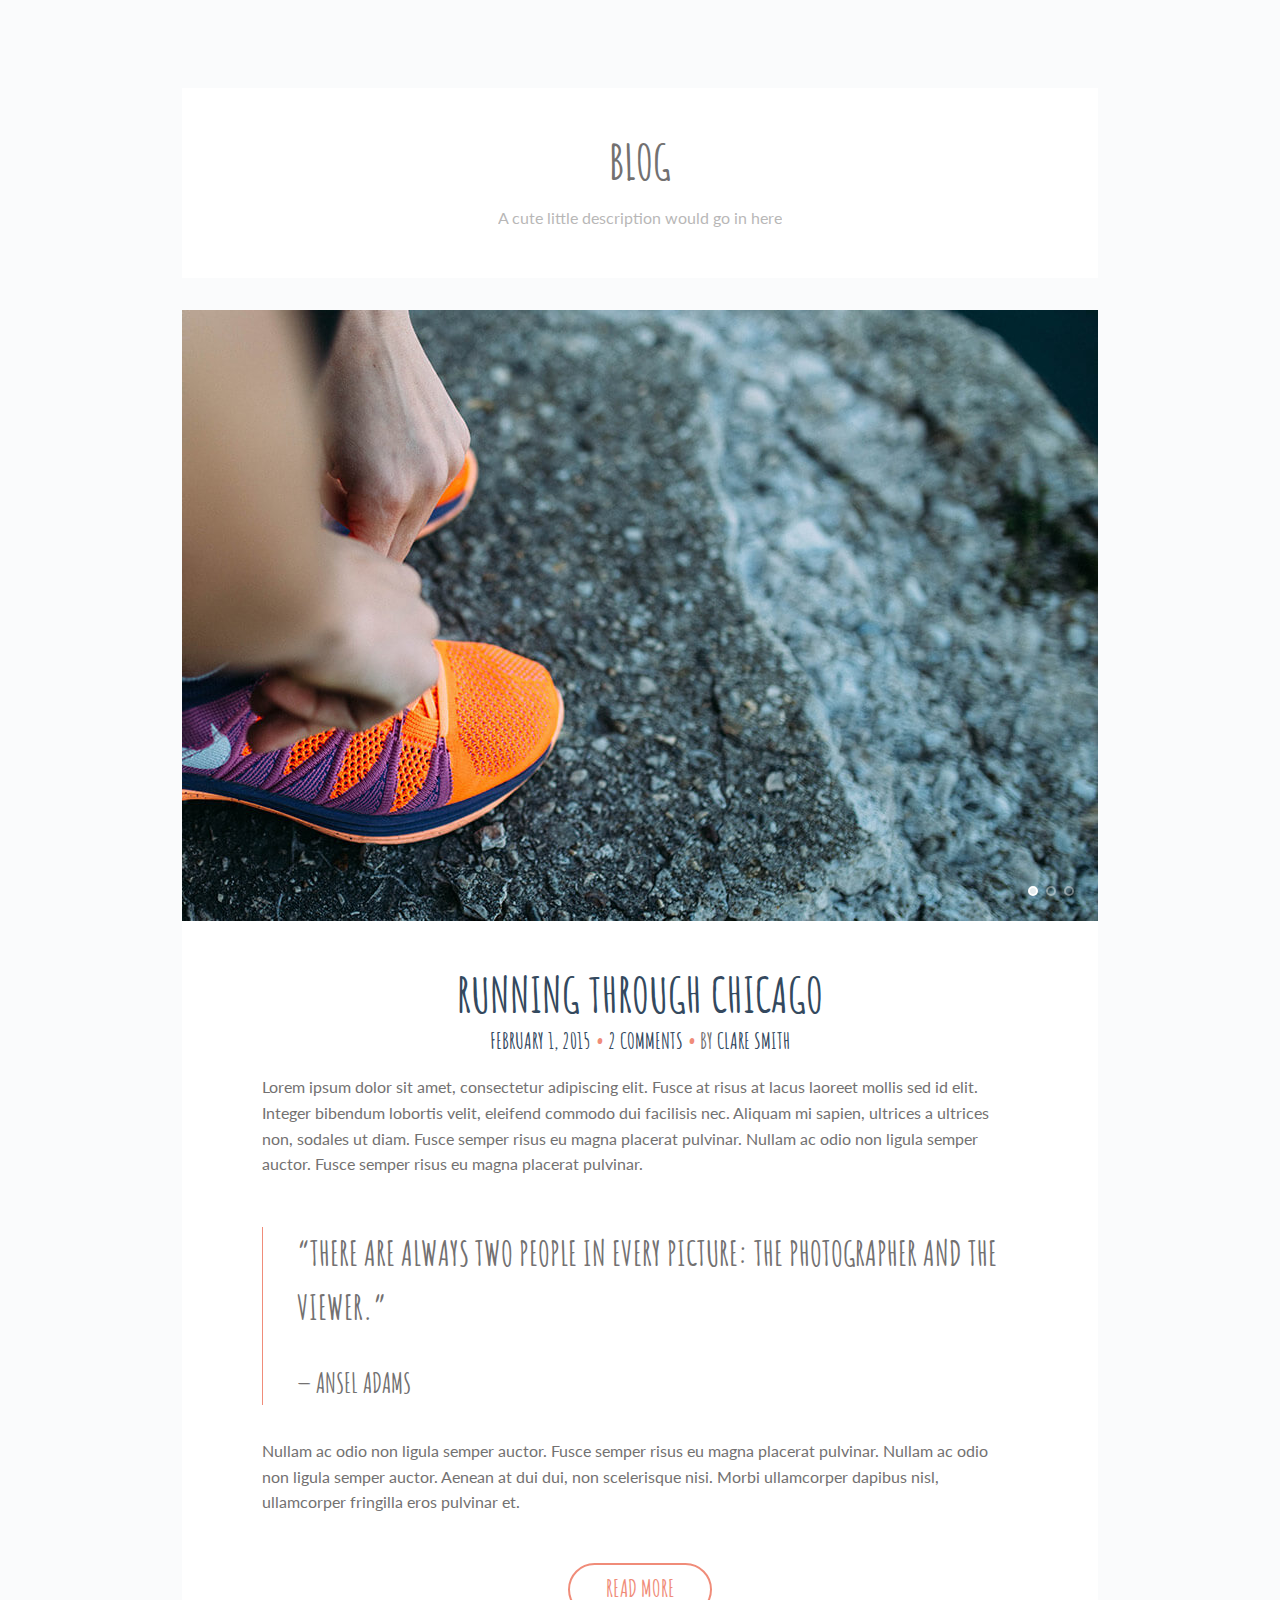
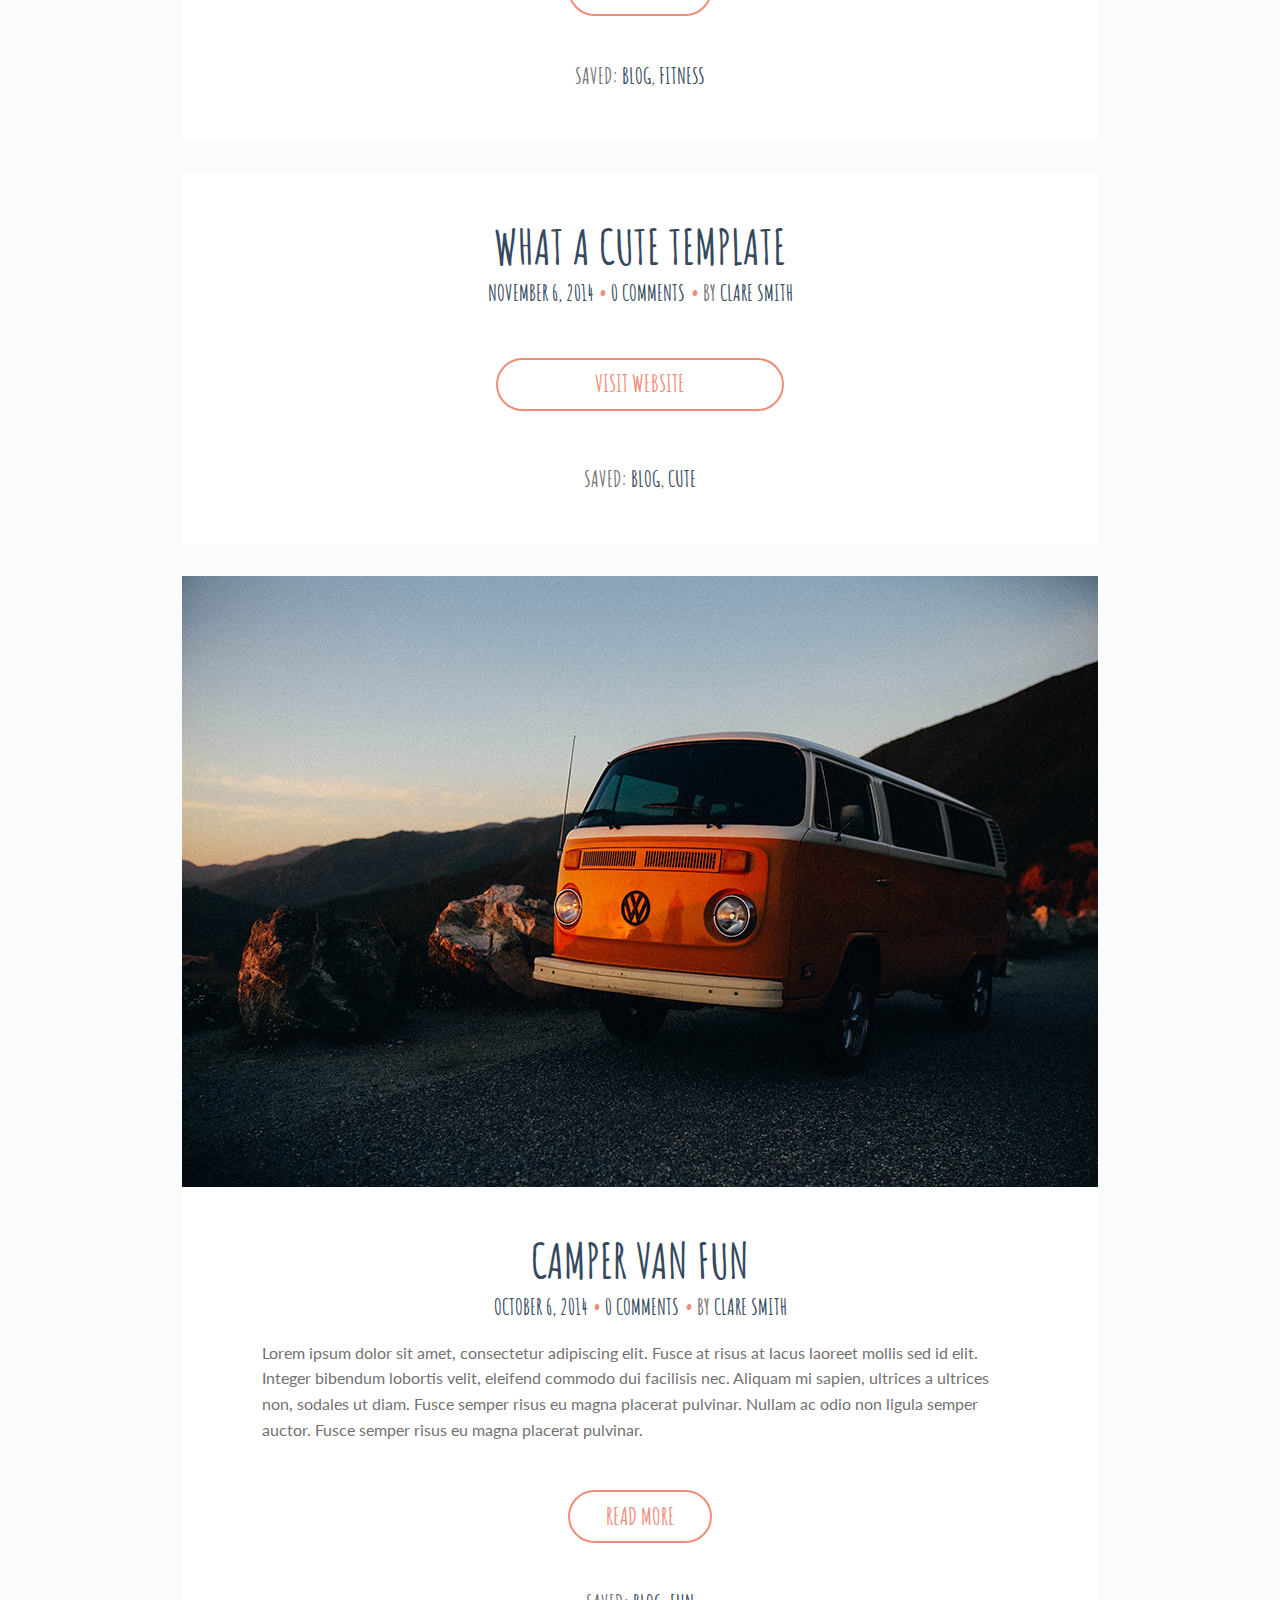
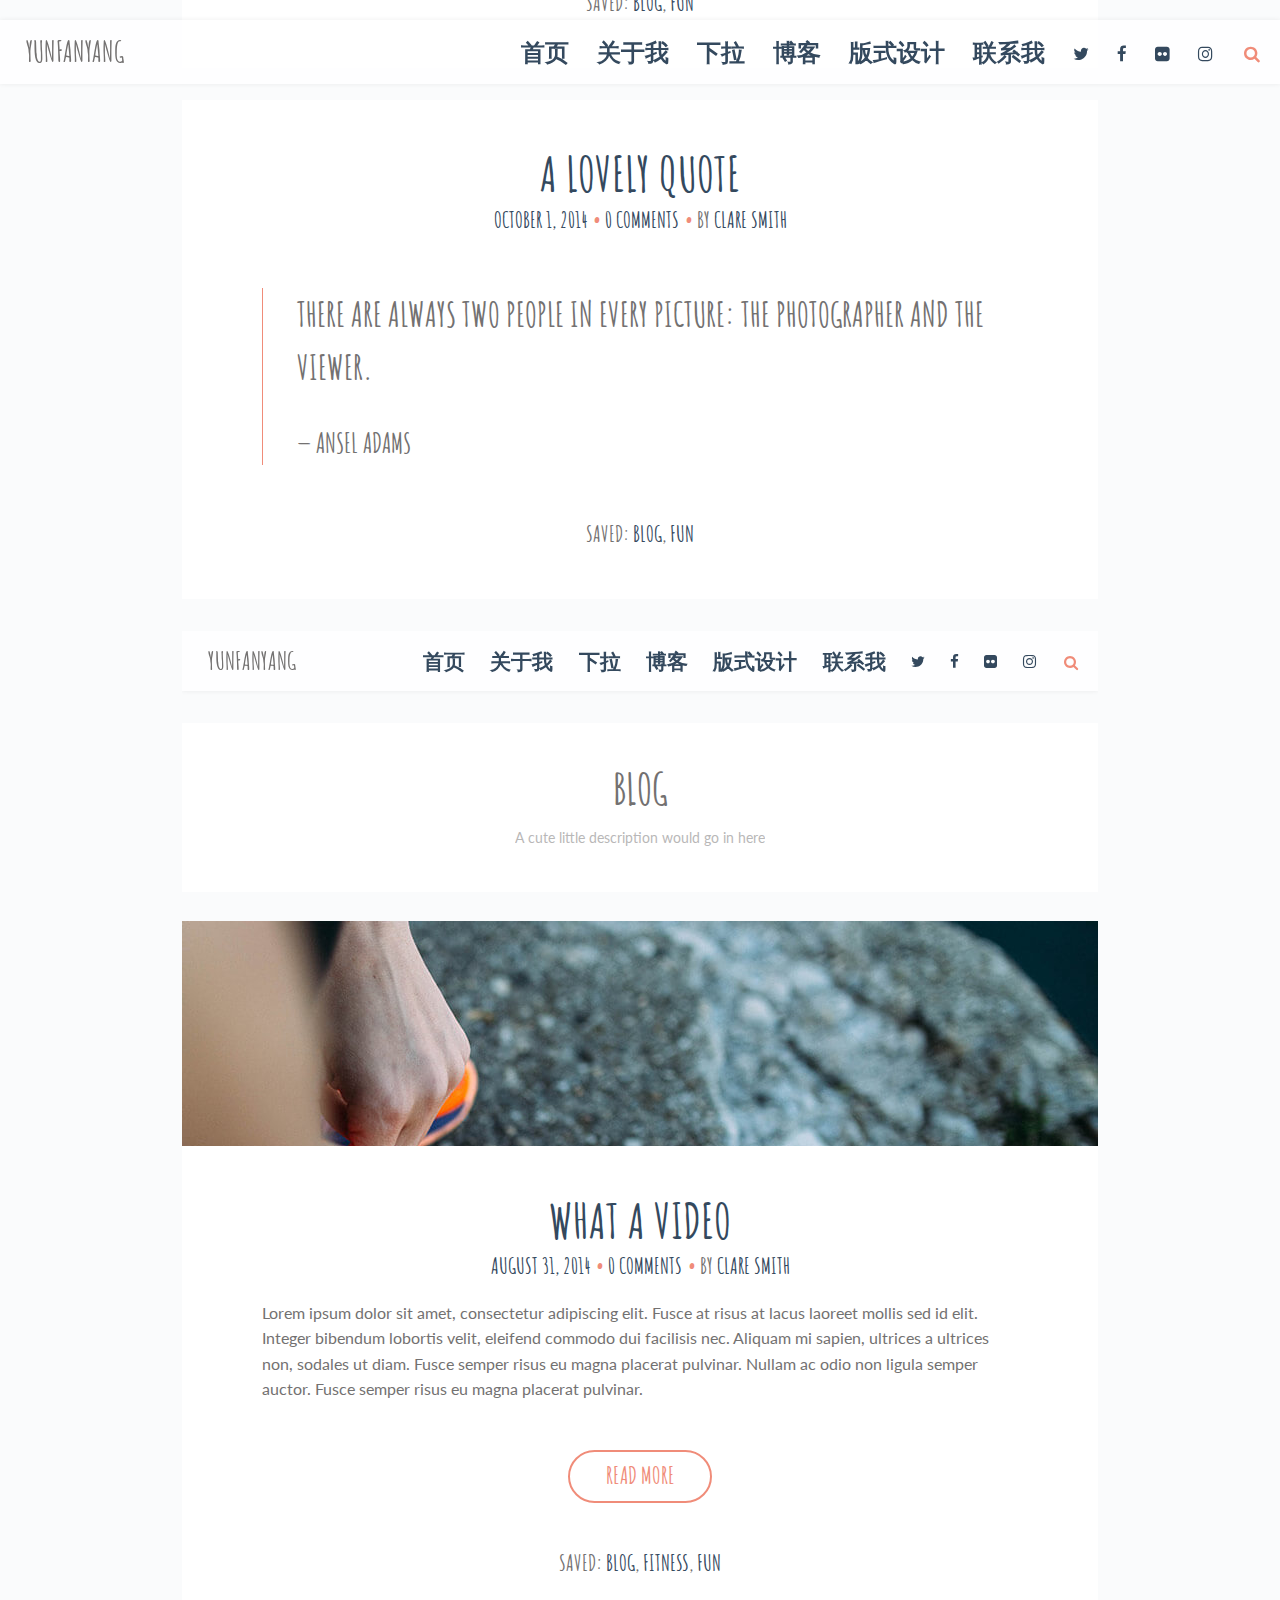
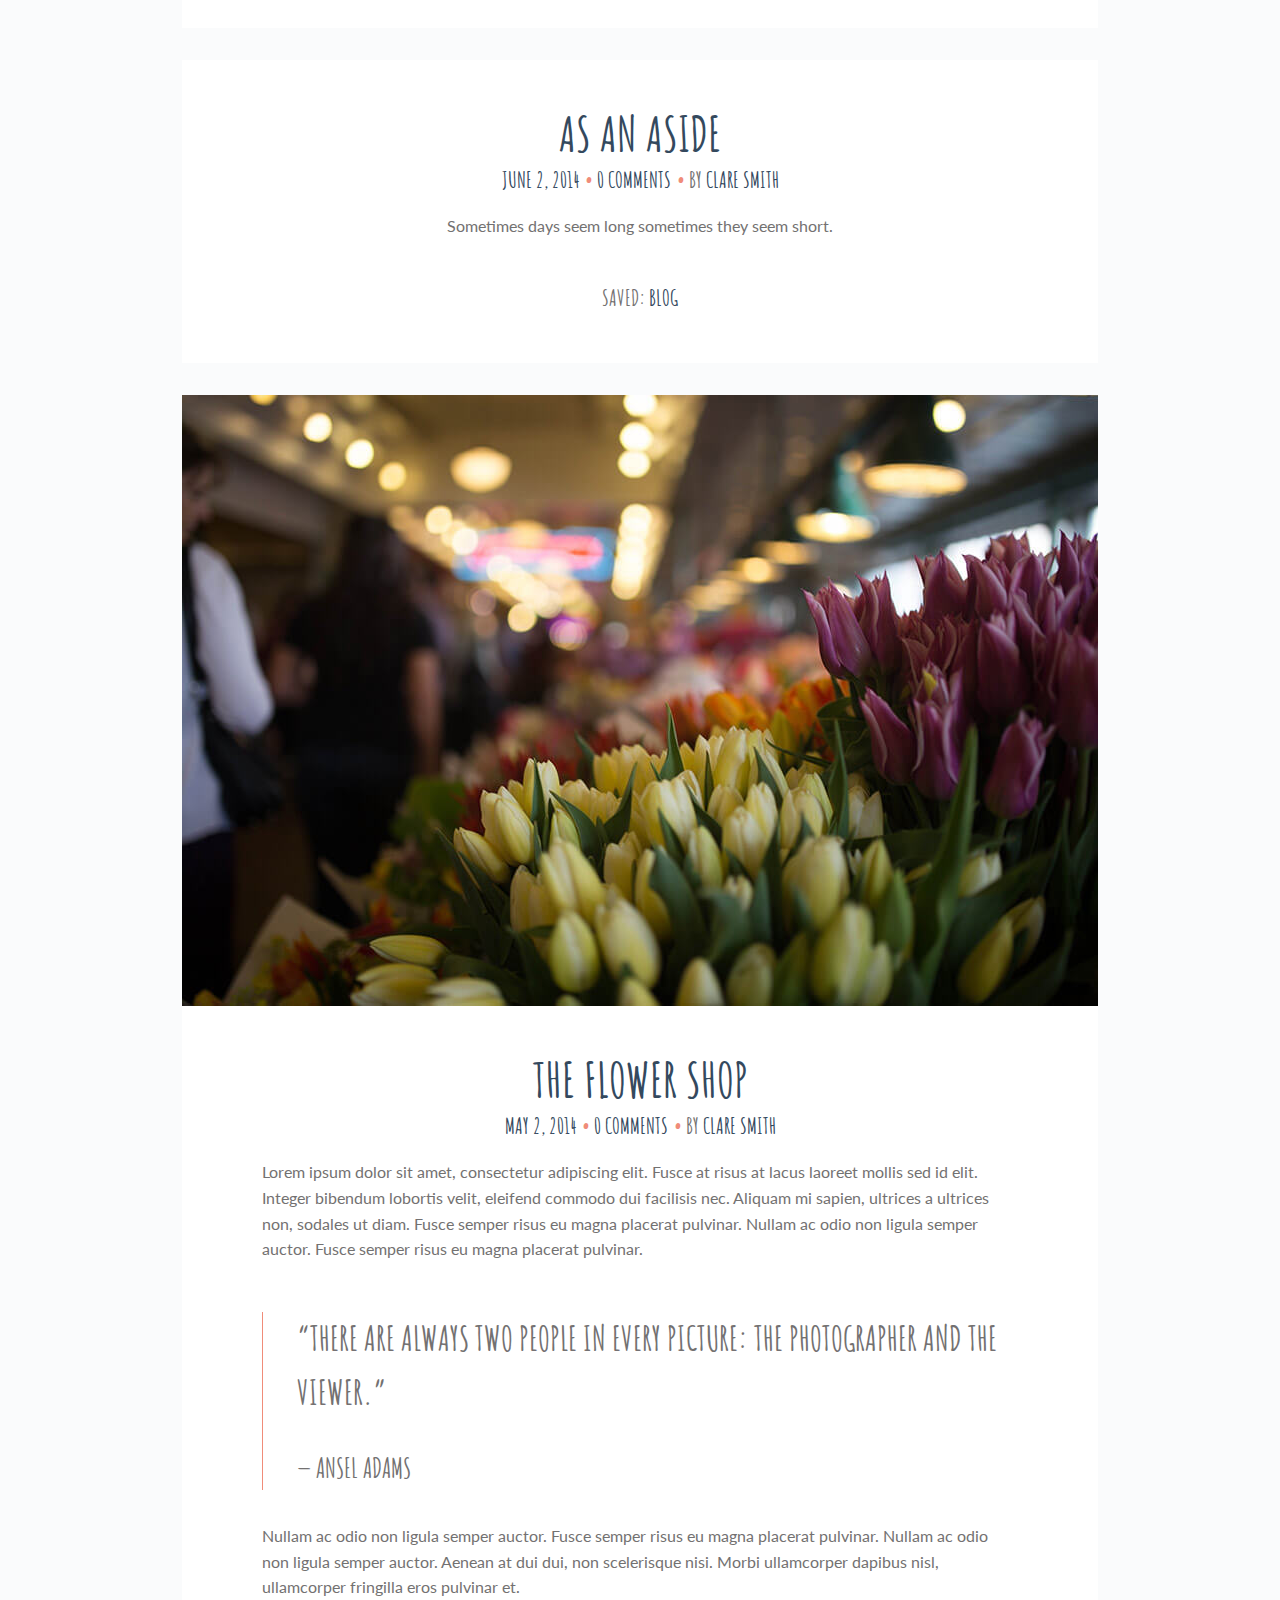
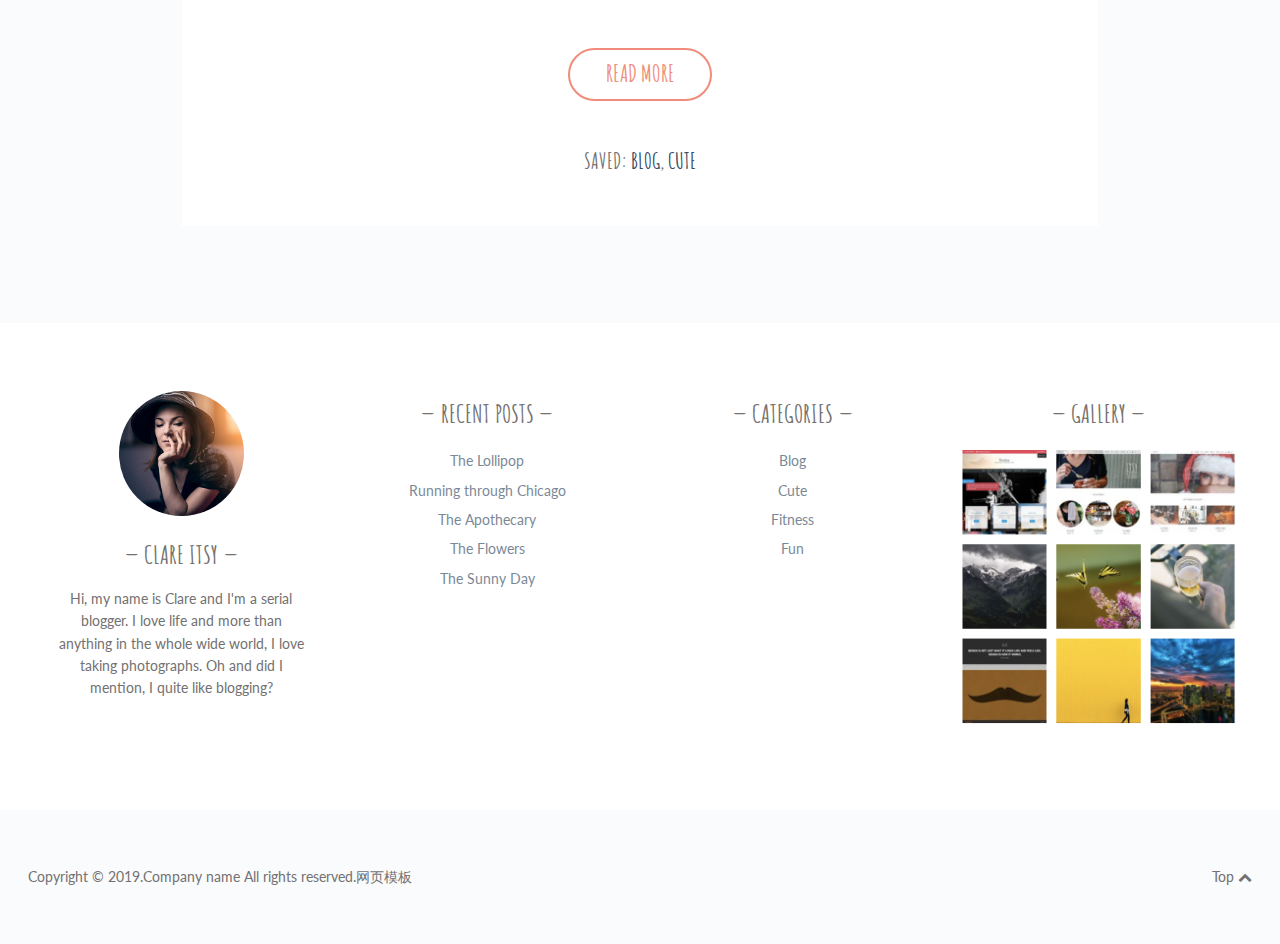
<file: html/blog.html>
<!doctype html>
<html class="home blog no-js" lang="en-US">

<head>
    <title></title>

    <meta charset="UTF-8" />
    <link rel="stylesheet" href="../css/font-awesome.min.css" type="text/css" media="all" />
    <link rel="stylesheet"
        href="https://fonts.googleapis.com/css?family=Amatic+SC%3A400%2C700%7CLato%3A400%2C700%2C400italic%2C700italic&amp;ver=4.9.8"
        type="text/css" media="screen" />
    <link rel="stylesheet" href="../css/style.css" type="text/css" media="screen" />
    <link rel="stylesheet" href="../css/print.css" type="text/css" media="print" />
    <!--[if (lt IE 9) & (!IEMobile)]>
    <link rel="stylesheet" id="lt-ie9-css" href="../css/ie.css" type="text/css" media="screen"/>
    <![endif]-->
    <script src='../js/jquery-3.0.0.min.js'></script>
    <script src='../js/jquery-migrate-3.0.1.min.js'></script>
    <!--[if lt IE 9]>
    <script src="http://html5shim.googlecode.com/svn/trunk/html5.js"></script>
    <![endif]-->
</head>

<body class="home sticky-menu sidebar-off" id="top">

    <header class="header">
        <div class="header-wrap">
            <div class="logo plain logo-left">
                <div class="site-title">
                    <a href="../index.html" title="Go to Home">yunfanYang</a>
                </div>
            </div><!-- /logo -->
            <nav id="nav" role="navigation">
                <div class="table">
                    <div class="table-cell">
                        <ul id="menu-menu-1">
                            <li class="menu-item">
                                <a href="../index.html">首页</a></li>
                            <li class="menu-item">
                                <a href="../html/about.html">关于我</a></li>
                            <li class="menu-item">
                                <a href="javascript:;">下拉</a>
                                <ul class="sub-menu">
                                    <li class="menu-item">
                                        <a href="javascript:;">自述</a></li>
                                    <li class="menu-item">
                                        <a href="javascript:;">兴趣</a></li>
                                    <li class="menu-item">
                                        <a href="javascript:;">健康</a>
                                    </li>
                                </ul>
                            </li>
                            <li class="menu-item">
                                <a href="../html/blog.html">博客</a>
                                <ul class="sub-menu">
                                    <li class="menu-item">
                                        <a href="../html/single.html">单身</a></li>
                                </ul>
                            </li>
                            <li class="menu-item">
                                <a href="../html/typography.html">版式设计</a></li>
                            <li class="menu-item">
                                <a href="../html/contact.html">联系我</a></li>
                            <li class="menu-inline menu-item">
                                <a title="Twitter" href="javascript:;">
                                    <i class="fa fa-twitter"></i><span class="i">微博</span>
                                </a></li>
                            <li class="menu-inline menu-item">
                                <a title="Facebook" href="javascript:;">
                                    <i class="fa fa-facebook"></i><span class="i">脸书</span>
                                </a></li>
                            <li class="menu-inline menu-item">
                                <a title="Flickr" href="javascript:;"><i class="fa fa-flickr"></i><span class="i">相册</span></a>
                            </li>
                            <li class="menu-inline menu-item">
                                <a title="Instagram" href="javascript:;">
                                    <i class="fa fa-instagram"></i><span class="i">照片分享</span>
                                </a>
                            </li>
                        </ul>
                    </div>
                </div>
            </nav>
            <a href="#nav" class="menu-trigger"><i class="fa fa-bars"></i></a>
            <a href="#topsearch" class="search-trigger"><i class="fa fa-search"></i></a>
        </div>
    </header>


    <div class="wrap full-wrap">
        <div class="main-wrap">
            <section class="main main-archive">

                <article class="post result">
                    <div class="inner">
                        <h1 class="searching">Blog</h1>
                        <p>A cute little description would go in here</p>
                    </div>
                </article>

                <div class="loop">


                    <article class="post format-gallery post_format-post-format-gallery">


                        <a href="javascript:;" title="Running through Chicago">
                            <div class="part-gallery">
                                <div class="flexslider">
                                    <ul class="slides">

                                        <li><span class="post-image"><img src="../images/Run-3.jpg"
                                                    alt="Run-3" /></span></li>
                                        <li><span class="post-image"><img src="../images/Run-1.jpg"
                                                    alt="Run-1" /></span></li>
                                        <li><span class="post-image"><img src="../images/Run-2.jpg"
                                                    alt="Run-2" /></span></li>
                                    </ul>
                                </div>
                            </div>

                        </a>

                        <div class="inner">

                            <h2 class="entry-title">
                                <a href="javascript:;" title="Running through Chicago">
                                    Running through Chicago </a>
                            </h2>
                            <ul class="meta top">
                                <li class="time">
                                    <a href="javascript:;" title="Running through Chicago">
                                        <time class="post-date updated" datetime="2015-02-01">February 1, 2015</time>
                                    </a></li>

                                <li class="comments post-tags">
                                    <a href="javascript:;">2
                                        Comments</a></li>

                                <li class="author-m post-tags">
                                    By <span class="vcard author post-author"><span class="fn"><a href="javascript:;"
                                                title="Posts by Clare Smith" rel="author">Clare Smith</a></span></span>
                                </li>

                            </ul>
                            <div class="post-content">
                                <p>Lorem ipsum dolor sit amet, consectetur adipiscing elit. Fusce at risus at lacus
                                    laoreet
                                    mollis sed id elit. Integer bibendum lobortis velit, eleifend commodo dui facilisis
                                    nec.
                                    Aliquam mi sapien, ultrices a ultrices non, sodales ut diam. Fusce semper risus eu
                                    magna
                                    placerat pulvinar. Nullam ac odio non ligula semper auctor. Fusce semper risus eu
                                    magna
                                    placerat pulvinar.</p>
                                <blockquote>
                                    <p>“There are always two people in every picture: the photographer and the
                                        viewer.”<cite>Ansel Adams</cite></p>
                                </blockquote>
                                <p>Nullam ac odio non ligula semper auctor. Fusce semper risus eu magna placerat
                                    pulvinar.
                                    Nullam ac odio non ligula semper auctor. Aenean at dui dui, non scelerisque nisi.
                                    Morbi
                                    ullamcorper dapibus nisl, ullamcorper fringilla eros pulvinar et. <a href="javascript:;"
                                        class="more-link">Read More</a></p>
                            </div>


                            <ul class="meta bottom">


                                <li class="cat post-tags">Saved: <a href="javascript:;">Blog</a>,
                                    <a href="javascript:;">Fitness</a>
                                </li>


                            </ul>

                        </div>
                    </article>


                    <article class="post format-link has-post-thumbnail post_format-post-format-link">


                        <div class="inner">

                            <h2 class="entry-title">
                                <a href="javascript:;" title="What a cute template">
                                    What a cute template </a>
                            </h2>
                            <ul class="meta top">
                                <li class="time">
                                    <a href="javascript:;" title="What a cute template">
                                        <time class="post-date updated" datetime="2014-11-06">November 6, 2014</time>
                                    </a></li>

                                <li class="comments post-tags">
                                    <a href="javascript:;">0
                                        Comments</a></li>

                                <li class="author-m post-tags">
                                    By <span class="vcard author post-author"><span class="fn"><a href="javascript:;"
                                                title="Posts by Clare Smith" rel="author">Clare Smith</a></span></span>
                                </li>

                            </ul>

                            <div class="part-link">
                                <a class="more-link" href="javascript:;" title="What a cute template" target="_self">Visit
                                    Website</a>
                            </div>


                            <ul class="meta bottom">

                                <li class="cat post-tags">Saved: <a href="javascript:;">Blog</a>,
                                    <a href="javascript:;" rel="category tag">Cute</a></li>

                            </ul>

                        </div>
                    </article>


                    <article class="post format-image has-post-thumbnail post_format-post-format-image">




                        <span class="post-image">
                            <a href="javascript:;" title="Camper Van Fun">
                                <img width="916" height="611" src="../images/Camper-1.jpg"
                                    class="attachment-desktop size-desktop" alt="" />
                            </a>

                        </span>


                        <div class="inner">

                            <h2 class="entry-title">
                                <a href="javascript:;" title="Camper Van Fun">
                                    Camper Van Fun </a>
                            </h2>
                            <ul class="meta top">
                                <li class="time">
                                    <a href="javascript:;" title="Camper Van Fun">
                                        <time class="post-date updated" datetime="2014-10-06">October 6, 2014</time>
                                    </a></li>

                                <li class="comments post-tags">
                                    <a href="javascript:;">0
                                        Comments</a></li>

                                <li class="author-m post-tags">
                                    By <span class="vcard author post-author"><span class="fn"><a href="javascript:;"
                                                title="Posts by Clare Smith" rel="author">Clare Smith</a></span></span>
                                </li>

                            </ul>
                            <div class="post-content">
                                <p>Lorem ipsum dolor sit amet, consectetur adipiscing elit. Fusce at risus at lacus
                                    laoreet
                                    mollis sed id elit. Integer bibendum lobortis velit, eleifend commodo dui facilisis
                                    nec.
                                    Aliquam mi sapien, ultrices a ultrices non, sodales ut diam. Fusce semper risus eu
                                    magna
                                    placerat pulvinar. Nullam ac odio non ligula semper auctor. Fusce semper risus eu
                                    magna
                                    placerat pulvinar. <a href="javascript:;" class="more-link">Read More</a></p>
                            </div>


                            <ul class="meta bottom">

                                <li class="cat post-tags">Saved: <a href="javascript:;">Blog</a>,
                                    <a href="javascript:;">Fun</a>
                                </li>

                            </ul>
                        </div>
                    </article>


                    <article class="post format-quote has-post-thumbnail post_format-post-format-quote">


                        <div class="inner">

                            <h2 class="entry-title">
                                <a href="javascript:;" title="A lovely Quote">
                                    A lovely Quote </a>
                            </h2>
                            <ul class="meta top">
                                <li class="time">
                                    <a href="javascript:;" title="A lovely Quote">
                                        <time class="post-date updated" datetime="2014-10-01">October 1, 2014</time>
                                    </a></li>

                                <li class="comments post-tags">
                                    <a href="javascript:;">0
                                        Comments</a></li>

                                <li class="author-m post-tags">
                                    By <span class="vcard author post-author"><span class="fn"><a href="javascript:;"
                                                title="Posts by Clare Smith" rel="author">Clare Smith</a></span></span>
                                </li>

                            </ul>
                            <div class="post-content">
                                <blockquote class="content-quote">
                                    <p>There are always two people in every picture: the photographer and the viewer.
                                    </p>
                                    <cite>Ansel Adams</cite>
                                </blockquote>
                            </div>


                            <ul class="meta bottom">

                                <li class="cat post-tags">Saved: <a href="javascript:;">Blog</a>,
                                    <a href="javascript:;">Fun</a>
                                </li>

                            </ul>

                        </div>
                    </article>


                    <article class="post format-video has-post-thumbnail post_format-post-format-video">


                        <span class="post-image post-video">
                            <div class="fluid-width-video-wrapper" style="padding-top: 56.25%;"><iframe src="#"
                                    frameborder="0" webkitallowfullscreen="" mozallowfullscreen=""
                                    allowfullscreen=""></iframe></div>
                        </span>

                        <div class="inner">

                            <h2 class="entry-title">
                                <a href="javascript:;" title="What a video">
                                    What a video </a>
                            </h2>
                            <ul class="meta top">
                                <li class="time">
                                    <a href="javascript:;" title="What a video">
                                        <time class="post-date updated" datetime="2014-08-31">August 31, 2014</time>
                                    </a></li>

                                <li class="comments post-tags">
                                    <a href="javascript:;">0
                                        Comments</a></li>

                                <li class="author-m post-tags">
                                    By <span class="vcard author post-author"><span class="fn"><a href="javascript:;"
                                                title="Posts by Clare Smith" rel="author">Clare Smith</a></span></span>
                                </li>

                            </ul>
                            <div class="post-content">
                                <p>Lorem ipsum dolor sit amet, consectetur adipiscing elit. Fusce at risus at lacus
                                    laoreet
                                    mollis sed id elit. Integer bibendum lobortis velit, eleifend commodo dui facilisis
                                    nec.
                                    Aliquam mi sapien, ultrices a ultrices non, sodales ut diam. Fusce semper risus eu
                                    magna
                                    placerat pulvinar. Nullam ac odio non ligula semper auctor. Fusce semper risus eu
                                    magna
                                    placerat pulvinar. <a href="javascript:;" class="more-link">Read More</a></p>
                            </div>


                            <ul class="meta bottom">

                                <li class="cat post-tags">Saved: <a href="javascript:;">Blog</a>,
                                    <a href="javascript:;">Fitness</a>,
                                    <a href="javascript:;">Fun</a>
                                </li>

                            </ul>

                        </div>
                    </article>


                    <article class="post has-post-thumbnail">


                        <div class="inner">

                            <h2 class="entry-title">
                                <a href="javascript:;" title="As an aside">
                                    As an aside </a>
                            </h2>
                            <ul class="meta top">
                                <li class="time">
                                    <a href="javascript:;" title="As an aside">
                                        <time class="post-date updated" datetime="2014-06-02">June 2, 2014</time>
                                    </a></li>

                                <li class="comments post-tags">
                                    <a href="javascript:;">0
                                        Comments</a></li>

                                <li class="author-m post-tags">
                                    By <span class="vcard author post-author"><span class="fn"><a href="javascript:;"
                                                title="Posts by Clare Smith" rel="author">Clare Smith</a></span></span>
                                </li>

                            </ul>
                            <div class="post-content">
                                <p style="text-align: center">Sometimes days seem long sometimes they seem short.</p>
                            </div>


                            <ul class="meta bottom">

                                <li class="cat post-tags">Saved: <a href="javascript:;">Blog</a>
                                </li>

                            </ul>

                        </div>
                    </article>

                    <article class="post has-post-thumbnail">




                        <span class="post-image">
                            <a href="javascript:;" title="The Flower Shop">
                                <img width="916" height="611" src="../images/Flower-Shop.jpg"
                                    class="attachment-desktop size-desktop" alt="" />
                            </a>
                        </span>


                        <div class="inner">

                            <h2 class="entry-title">
                                <a href="javascript:;" title="The Flower Shop">
                                    The Flower Shop </a>
                            </h2>
                            <ul class="meta top">
                                <li class="time">
                                    <a href="javascript:;" title="The Flower Shop">
                                        <time class="post-date updated" datetime="2014-05-02">May 2, 2014</time>
                                    </a></li>

                                <li class="comments post-tags">
                                    <a href="javascript:;">0
                                        Comments</a></li>

                                <li class="author-m post-tags">
                                    By <span class="vcard author post-author"><span class="fn"><a href="javascript:;"
                                                title="Posts by Clare Smith" rel="author">Clare Smith</a></span></span>
                                </li>

                            </ul>
                            <div class="post-content">
                                <p>Lorem ipsum dolor sit amet, consectetur adipiscing elit. Fusce at risus at lacus
                                    laoreet
                                    mollis sed id elit. Integer bibendum lobortis velit, eleifend commodo dui facilisis
                                    nec.
                                    Aliquam mi sapien, ultrices a ultrices non, sodales ut diam. Fusce semper risus eu
                                    magna
                                    placerat pulvinar. Nullam ac odio non ligula semper auctor. Fusce semper risus eu
                                    magna
                                    placerat pulvinar.</p>
                                <blockquote>
                                    <p>“There are always two people in every picture: the photographer and the
                                        viewer.”<cite>Ansel Adams</cite></p>
                                </blockquote>
                                <p>Nullam ac odio non ligula semper auctor. Fusce semper risus eu magna placerat
                                    pulvinar.
                                    Nullam ac odio non ligula semper auctor. Aenean at dui dui, non scelerisque nisi.
                                    Morbi
                                    ullamcorper dapibus nisl, ullamcorper fringilla eros pulvinar et. <a href="javascript:;"
                                        class="more-link">Read More</a></p>
                            </div>


                            <ul class="meta bottom">

                                <li class="cat post-tags">Saved: <a href="javascript:;">Blog</a>,
                                    <a href="javascript:;" rel="category tag">Cute</a></li>

                            </ul>

                        </div>
                    </article>


                </div>


            </section>


        </div><!-- /main-wrap -->


    </div><!-- /wrap -->


    <div class="footer-widgets widget-count-4">

        <div class="wrap">

            <div class="mt-about-you-widget">
                <div class="widget footer">

                    <img class="mt-about-avatar" src="../images/about-me.jpg" alt="Clare Itsy" />


                    <h4>Clare Itsy</h4>

                    <div class="mt-about-bio">
                        <p>Hi, my name is Clare and I&#039;m a serial blogger. I love life and more
                            than anything in the whole wide world, I love taking photographs. Oh and did I mention, I
                            quite like
                            blogging?</p>
                    </div>


                </div>
            </div>
            <div class="widget footer">
                <h4>Recent Posts</h4>
                <ul>
                    <li>
                        <a href="javascript:;">The Lollipop</a>
                    </li>
                    <li>
                        <a href="javascript:;">Running through Chicago</a>
                    </li>
                    <li>
                        <a href="javascript:;">The Apothecary</a>
                    </li>
                    <li>
                        <a href="javascript:;">The Flowers</a>
                    </li>
                    <li>
                        <a href="javascript:;">The Sunny Day</a>
                    </li>
                </ul>
            </div>
            <div class="widget footer">
                <h4>Categories</h4>
                <ul>
                    <li class="cat-item cat-item-6">
                        <a href="javascript:;" title="A cute little description would go in here">Blog</a>
                    </li>
                    <li class="cat-item cat-item-7">
                        <a href="javascript:;" title="A cute little description would go in here">Cute</a>
                    </li>
                    <li class="cat-item cat-item-8">
                        <a href="javascript:;">Fitness</a>
                    </li>
                    <li class="cat-item cat-item-9">
                        <a href="javascript:;">Fun</a>
                    </li>
                </ul>
            </div>
            <div class="widget footer">
                <h4>Gallery</h4>
                <div class="textwidget">
                    <img src="../images/gallery.png" alt="">
                </div>
            </div>
        </div>

    </div>


    <footer class="footer">
        <div class="footer-wrap">
            <div id="footer-text">Copyright &copy; 2019.Company name All rights reserved.<a target="_blank"
                    href="http://sc.chinaz.com/moban/">&#x7F51;&#x9875;&#x6A21;&#x677F;</a></div>

            <a href="#top" id="btt">Top <i class="fa fa-chevron-up"></i></a>
        </div>
    </footer>

    <div id="topsearch">
        <div class="table">
            <div class="table-cell">
                <form role="search" method="get" class="searchform" action="index.html">
                    <div>
                        <input type="text" value="" name="s" class="s" placeholder="Type and hit enter" />
                        <input type="submit" class="searchsubmit" value="Search" />
                    </div>
                </form>
            </div>
        </div>
        <a href="#topsearch" class="search-trigger"><i class="fa fa-times"></i></a>
    </div>


    <script>
        var ie9 = false;
    </script>
    <!--[if lte IE 9 ]>
<script> var ie9 = true; </script>
<![endif]-->
    <script src="../js/global-plugins.min.js"></script>
    <script src="../js/main.js"></script>
</body>

</html>
</file>
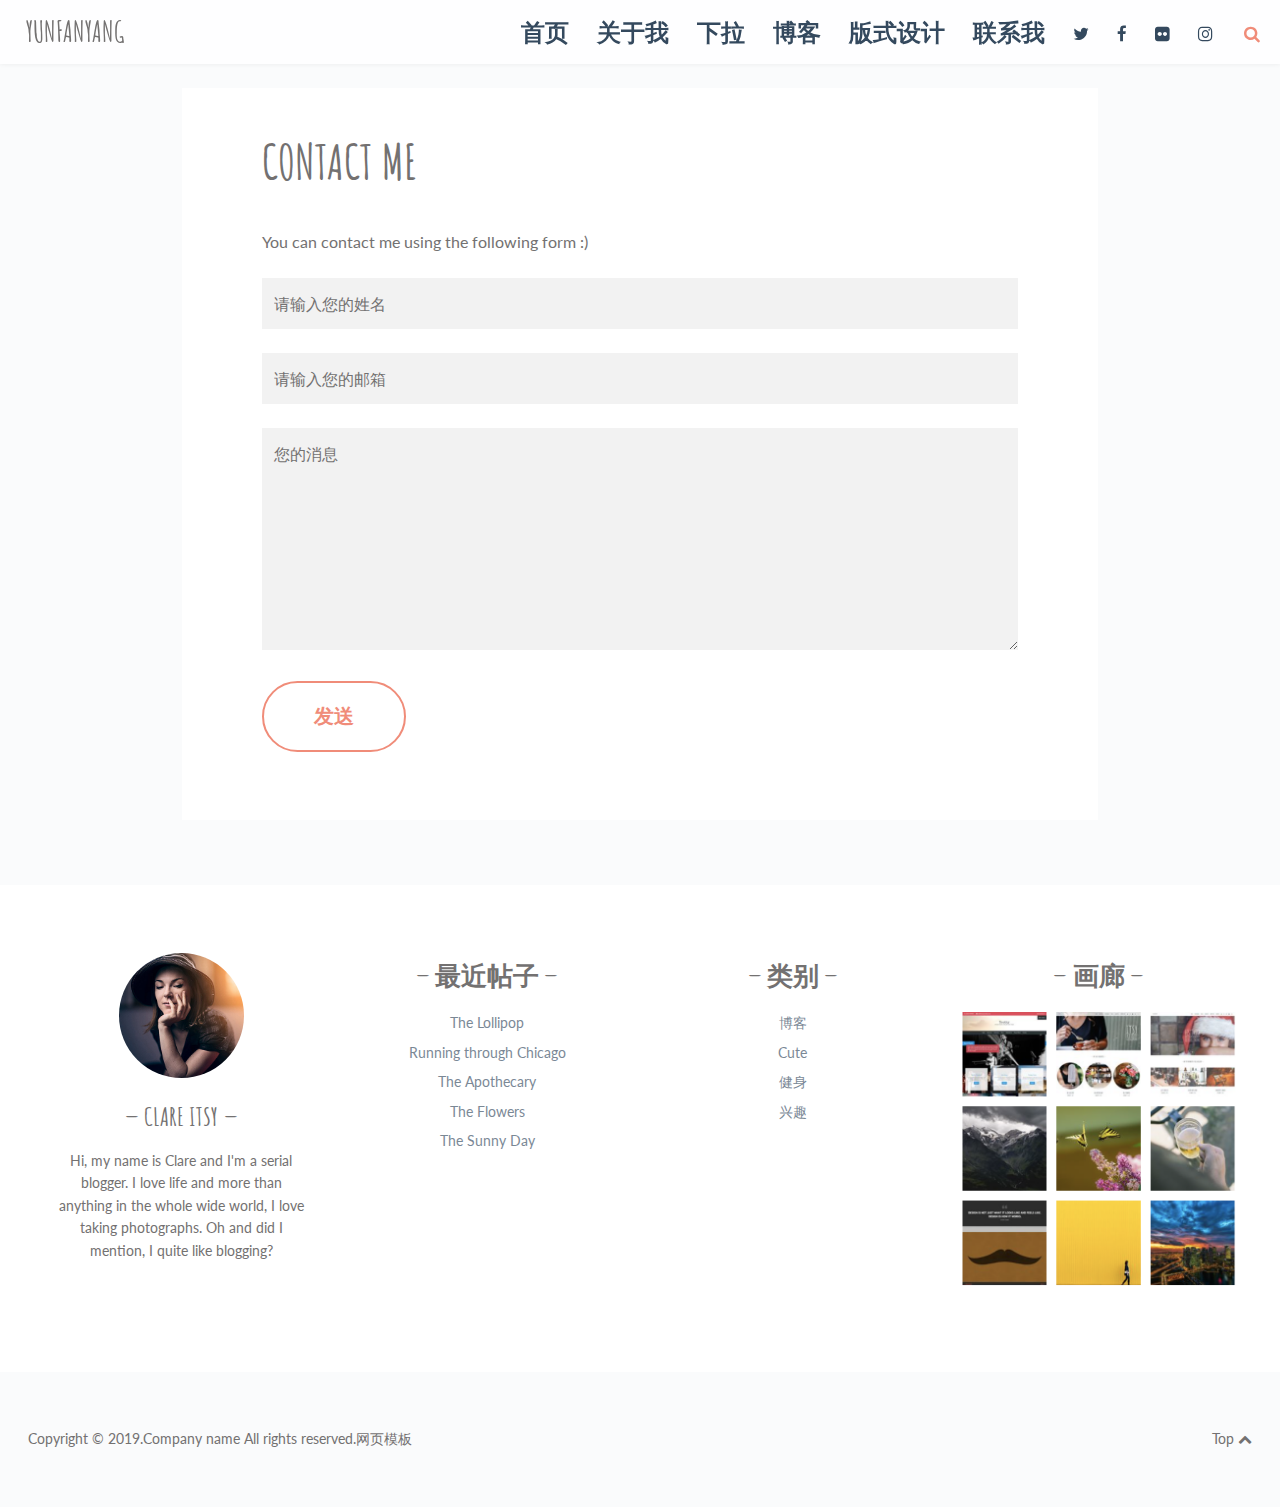
<file: html/contact.html>
<!doctype html>
<html class="home blog no-js" lang="en-US">

<head>
    <title>联系我</title>

    <meta charset="UTF-8" />
    <link rel="stylesheet" href="../css/font-awesome.min.css" type="text/css" media="all" />
    <link rel="stylesheet"
        href="https://fonts.googleapis.com/css?family=Amatic+SC%3A400%2C700%7CLato%3A400%2C700%2C400italic%2C700italic&amp;ver=4.9.8"
        type="text/css" media="screen" />
    <link rel="stylesheet" href="../css/style.css" type="text/css" media="screen" />
    <link rel="stylesheet" href="../css/print.css" type="text/css" media="print" />
    <!--[if (lt IE 9) & (!IEMobile)]>
    <link rel="stylesheet" id="lt-ie9-css" href="../css/ie.css" type="text/css" media="screen"/>
    <![endif]-->
    <script src='../js/jquery-3.0.0.min.js'></script>
    <script src='../js/jquery-migrate-3.0.1.min.js'></script>
    <!--[if lt IE 9]>
    <script src="http://html5shim.googlecode.com/svn/trunk/html5.js"></script>
    <![endif]-->
</head>

<body class="home sticky-menu sidebar-off" id="top">

    <header class="header">
        <div class="header-wrap">
            <div class="logo plain logo-left">
                <div class="site-title">
                    <a href="../index.html" title="Go to Home">yunfanYang</a>
                </div>
            </div><!-- /logo -->
            <nav id="nav" role="navigation">
                <div class="table">
                    <div class="table-cell">
                        <ul id="menu-menu-1">
                            <li class="menu-item">
                                <a href="../index.html">首页</a></li>
                            <li class="menu-item">
                                <a href="../html/about.html">关于我</a></li>
                            <li class="menu-item">
                                <a href="javascript:;">下拉</a>
                                <ul class="sub-menu">
                                    <li class="menu-item">
                                        <a href="javascript:;">自述</a></li>
                                    <li class="menu-item">
                                        <a href="javascript:;">兴趣</a></li>
                                    <li class="menu-item">
                                        <a href="javascript:;">健康</a>
                                    </li>
                                </ul>
                            </li>
                            <li class="menu-item">
                                <a href="../html/blog.html">博客</a>
                                <ul class="sub-menu">
                                    <li class="menu-item">
                                        <a href="../html/single.html">单身</a></li>
                                </ul>
                            </li>
                            <li class="menu-item">
                                <a href="../html/typography.html">版式设计</a></li>
                            <li class="menu-item">
                                <a href="../html/contact.html">联系我</a></li>
                            <li class="menu-inline menu-item">
                                <a title="Twitter" href="javascript:;">
                                    <i class="fa fa-twitter"></i><span class="i">微博</span>
                                </a></li>
                            <li class="menu-inline menu-item">
                                <a title="Facebook" href="javascript:;">
                                    <i class="fa fa-facebook"></i><span class="i">脸书</span>
                                </a></li>
                            <li class="menu-inline menu-item">
                                <a title="Flickr" href="javascript:;"><i class="fa fa-flickr"></i><span class="i">相册</span></a>
                            </li>
                            <li class="menu-inline menu-item">
                                <a title="Instagram" href="javascript:;">
                                    <i class="fa fa-instagram"></i><span class="i">照片分享</span>
                                </a>
                            </li>
                        </ul>
                    </div>
                </div>
            </nav>
            <a href="#nav" class="menu-trigger"><i class="fa fa-bars"></i></a>
            <a href="#topsearch" class="search-trigger"><i class="fa fa-search"></i></a>
        </div>
    </header>


    <div class="wrap full-wrap">
        <div class="main-wrap">
            <section class="main">
                <article class="post page">
                    <div class="inner">
                        <h1>Contact me</h1>
                        <div class="post-content">
                            <p>You can contact me using the following form :)</p>
                            <form id="fh5co_contact_form">
                                <p>
                                    <input type="text" name="name" value="" size="40" placeholder="请输入您的姓名">
                                </p>
                                <p>
                                    <input type="email" name="email" value="" size="40" placeholder="请输入您的邮箱">
                                </p>
                                <p>
                                    <textarea name="message" cols="40" rows="10" placeholder="您的消息"></textarea>
                                </p>
                                <p class="form-submit"><input type="submit" value="发送"></p>
                            </form>
                        </div>
                    </div>
                </article>
                <div class="border"></div>
            </section>
        </div><!-- /main-wrap -->
    </div><!-- /wrap -->


    <div class="footer-widgets widget-count-4">
        <div class="wrap">
            <div class="mt-about-you-widget">
                <div class="widget footer">
                    <img class="mt-about-avatar" src="../images/about-me.jpg" alt="Clare Itsy" />
                    <h4>Clare Itsy</h4>
                    <div class="mt-about-bio">
                        <p>Hi, my name is Clare and I&#039;m a serial blogger. I love life and more
                            than anything in the whole wide world, I love taking photographs. Oh and did I mention, I
                            quite like
                            blogging?</p>
                    </div>
                </div>
            </div>
            <div class="widget footer">
                <h4>最近帖子</h4>
                <ul>
                    <li>
                        <a href="javascript:;">The Lollipop</a>
                    </li>
                    <li>
                        <a href="javascript:;">Running through Chicago</a>
                    </li>
                    <li>
                        <a href="javascript:;">The Apothecary</a>
                    </li>
                    <li>
                        <a href="javascript:;">The Flowers</a>
                    </li>
                    <li>
                        <a href="javascript:;">The Sunny Day</a>
                    </li>
                </ul>
            </div>
            <div class="widget footer">
                <h4>类别</h4>
                <ul>
                    <li class="cat-item cat-item-6">
                        <a href="javascript:;" title="A cute little description would go in here">博客</a>
                    </li>
                    <li class="cat-item cat-item-7">
                        <a href="javascript:;" title="A cute little description would go in here">Cute</a>
                    </li>
                    <li class="cat-item cat-item-8">
                        <a href="javascript:;">健身</a>
                    </li>
                    <li class="cat-item cat-item-9">
                        <a href="javascript:;">兴趣</a>
                    </li>
                </ul>
            </div>
            <div class="widget footer">
                <h4>画廊</h4>
                <div class="textwidget">
                    <img src="../images/gallery.png" alt="">
                </div>
            </div>
        </div>

    </div>


    <footer class="footer">
        <div class="footer-wrap">
            <div id="footer-text">Copyright &copy; 2019.Company name All rights reserved.<a target="_blank"
                    href="http://sc.chinaz.com/moban/">&#x7F51;&#x9875;&#x6A21;&#x677F;</a></div>

            <a href="#top" id="btt">Top <i class="fa fa-chevron-up"></i></a>
        </div>
    </footer>

    <div id="topsearch">
        <div class="table">
            <div class="table-cell">
                <form role="search" method="get" class="searchform" action="index.html">
                    <div>
                        <input type="text" value="" name="s" class="s" placeholder="Type and hit enter" />
                        <input type="submit" class="searchsubmit" value="Search" />
                    </div>
                </form>
            </div>
        </div>
        <a href="#topsearch" class="search-trigger"><i class="fa fa-times"></i></a>
    </div>


    <script>
        var ie9 = false;
    </script>
    <!--[if lte IE 9 ]>
<script> var ie9 = true; </script>
<![endif]-->
    <script src="../js/global-plugins.min.js"></script>
    <script src="../js/main.js"></script>
</body>

</html>
</file>
<file: style.css>
@charset "UTF-8";
/*!

	Itsy by FreeHTML5
	https://freehtml5.co
	https://twitter.com/fh5co
	https://fb.com/fh5co

==========================================================================
*/
/* ==========================================================================
	Table of Contents
==========================================================================

	0. Resets
		0.1. Plugins
			0.1.1 Flexslider
		0.2 Tables
		0.3 Code etc.
		0.4 Forms
		0.5 Defaults
		0.6 Comments

	1.  Global Styles
	2.  Sharing & Pagination
	3.  Single, Home & Archive
	4.  Search / Archive / Author
	5.  404
	6.  Archive Layout
	7.  Contact
	8.  Back to top
	9.  Default Page
	10. Related
	11. Header & Footer Widget Areas
	12. Colors
	13. Shortcodes
	14. Media Queries

*/
/* ==========================================================================
    0 Resets & Box Sizing
  ========================================================================== */
html, body, div, span, object, iframe, h1, h2, h3, h4, h5, h6, p, blockquote, pre, abbr, address, cite, code, del, dfn, em, img, ins, kbd, q, samp, small, strong, sub, sup, var, b, i, dl, dt, dd, ol, ul, li, fieldset, form, label, legend, table, caption, tbody, tfoot, thead, tr, th, td, article, aside, canvas, details, figcaption, figure, footer, header, hgroup, menu, nav, section, summary, time, mark, audio, video {
  border: 0;
  font-size: 100%;
  font: inherit;
  vertical-align: baseline;
  margin: 0;
  padding: 0;
}

article, aside, details, figcaption, figure, footer, header, hgroup, menu, nav, section {
  display: block;
}

blockquote, q {
  quotes: none;
}

blockquote:before, blockquote:after, q:before, q:after {
  content: none;
}

ins {
  background-color: #ff9;
  color: #333;
  text-decoration: none;
}

mark {
  background-color: #ff9;
  color: #333;
  font-style: italic;
  font-weight: 700;
}

del {
  text-decoration: line-through;
}

abbr[title], dfn[title] {
  border-bottom: 1px dotted;
  cursor: help;
}

table {
  border-collapse: collapse;
  border-spacing: 0;
}

hr {
  display: block;
  height: 1px;
  border: 0;
  border-top: 1px solid #ccc;
  margin: 1em 0;
  padding: 0;
}

input, select {
  vertical-align: middle;
}

body {
  font: 13px/1.231 sans-serif;
}

select, input, textarea, button {
  font: 99% sans-serif;
}

pre, code, kbd, samp {
  font-family: monospace, sans-serif;
}

html {
  overflow-y: scroll;
}

a:hover, a:active {
  outline: none;
}

ul, ol {
  margin-left: 2em;
}

ol {
  list-style-type: decimal;
}

nav ul, nav li {
  list-style: none;
  list-style-image: none;
  margin: 0;
}

small {
  font-size: 85%;
}

strong, th {
  font-weight: 700;
}

td {
  vertical-align: top;
}

sub, sup {
  font-size: 75%;
  line-height: 0;
  position: relative;
}

sup {
  top: -.5em;
}

sub {
  bottom: -.25em;
}

pre {
  white-space: pre-wrap;
  word-wrap: break-word;
  padding: 1em;
}

textarea {
  overflow: auto;
}

.ie6 legend, .ie7 legend {
  margin-left: -7px;
}

input[type="checkbox"] {
  vertical-align: bottom;
}

.ie7 input[type="checkbox"] {
  vertical-align: baseline;
}

label, input[type="button"], input[type="submit"], input[type="image"], button {
  cursor: pointer;
}

button, input, select, textarea {
  margin: 0;
}

input:invalid, textarea:invalid {
  border-radius: 1px;
  -moz-box-shadow: 0 0 5px red;
  -webkit-box-shadow: 0 0 5px red;
  box-shadow: 0 0 5px red;
}

.no-boxshadow input:invalid, .no-boxshadow textarea:invalid {
  background-color: #f0dddd;
}

button {
  width: auto;
  overflow: visible;
}

.ie7 img {
  -ms-interpolation-mode: bicubic;
}

input[type="radio"], .ie6 input {
  vertical-align: text-bottom;
}

em, i {
  font-style: oblique;
}

img {
  max-width: 100%;
  height: auto;
}

* {
  -webkit-font-smoothing: aliased;
  -webkit-box-sizing: border-box;
  -moz-box-sizing: border-box;
  box-sizing: border-box;
}

/* ==========================================================================
		0.1 Plugins
	========================================================================== */
/* ==========================================================================
0.1.1 Flexslider
========================================================================== */
/*
* jQuery FlexSlider v2.2.0
* http://www.woothemes.com/flexslider/
*
* Copyright 2012 WooThemes
* Free to use under the GPLv2 license.
* http://www.gnu.org/licenses/gpl-2.0.html
*
* Contributing author: Tyler Smith (@mbmufffin)
*/
/* Browser Resets
*********************************/
.flex-container a:active,
.flexslider a:active,
.flex-container a:focus,
.flexslider a:focus {
  outline: none;
}

.slides,
.flex-control-nav,
.flex-direction-nav {
  margin: 0;
  padding: 0;
  list-style: none;
}

/* FlexSlider Necessary Styles
*********************************/
.flexslider {
  margin: 0;
  padding: 0;
}

.flexslider .slides > li {
  display: none;
  -webkit-backface-visibility: hidden;
}

/* Hide the slides before the JS is loaded. Avoids image jumping */
.flexslider .slides img {
  width: 100%;
  display: block;
}

.flex-pauseplay span {
  text-transform: capitalize;
}

/* Clearfix for the .slides element */
.slides:after {
  content: "\0020";
  display: block;
  clear: both;
  visibility: hidden;
  line-height: 0;
  height: 0;
}

html[xmlns] .slides {
  display: block;
}

* html .slides {
  height: 1%;
}

/* No JavaScript Fallback */
/* If you are not using another script, such as Modernizr, make sure you
* include js that eliminates this class on page load */
.no-js .slides > li:first-child {
  display: block;
}

/* FlexSlider MeanThemes Theme
*********************************/
.flexslider {
  margin: 0;
  position: relative;
  zoom: 1;
}

.flexslider > ul.slides, .flexslider ul.slides > li {
  padding: 0;
  margin: 0;
}

.flex-viewport {
  max-height: 2000px;
  -webkit-transition: all 1s ease;
  -moz-transition: all 1s ease;
  -o-transition: all 1s ease;
  transition: all 1s ease;
}

.loading .flex-viewport {
  max-height: 300px;
}

.flexslider .slides {
  zoom: 1;
}

.carousel li {
  margin-right: 5px;
}

/* Direction Nav */
.flex-direction-nav {
  *height: 0;
}

.flex-direction-nav a {
  text-decoration: none;
  display: block;
  width: 40px;
  height: 40px;
  margin: -20px 0 0;
  position: absolute;
  top: 50%;
  z-index: 10;
  overflow: hidden;
  opacity: 0;
  cursor: pointer;
  color: rgba(255, 255, 255, 0.8);
  -webkit-transition: all .3s ease;
  -moz-transition: all .3s ease;
  transition: all .3s ease;
}

.flex-direction-nav .flex-prev {
  left: 0;
}

.flex-direction-nav .flex-next {
  right: 0;
  text-align: right;
}

.flexslider:hover .flex-prev {
  opacity: 0.7;
  left: 20px;
}

.flexslider:hover .flex-next {
  opacity: 0.7;
  right: 20px;
}

.flexslider:hover .flex-next:hover, .flexslider:hover .flex-prev:hover {
  opacity: 1;
}

.flex-direction-nav .flex-disabled {
  opacity: 0 !important;
  filter: alpha(opacity=0);
  cursor: default;
}

.flex-direction-nav a:before {
  font-family: "FontAwesome";
  font-size: 40px;
  display: inline-block;
  content: '\f104';
}

.flex-direction-nav a.flex-next:before {
  content: '\f105';
}

/* Control Nav */
.flex-control-nav {
  position: absolute;
  right: 20px;
  bottom: 1em;
  z-index: 3;
}
.flex-control-nav li {
  display: inline-block;
}
.flex-control-nav li a {
  display: inline-block;
  width: 10px;
  height: 10px;
  margin: 0 4px;
  text-indent: -999em;
  border: 2px solid #fff;
  border-radius: 6px;
  cursor: pointer;
  opacity: .4;
  -webkit-transition: background .5s, opacity .5s;
  -moz-transition: background .5s, opacity .5s;
  transition: background .5s, opacity .5s;
}
.flex-control-nav li a:hover {
  opacity: 0.7;
}
.flex-control-nav li a.flex-active {
  background: #fff;
  background: rgba(255, 255, 255, 0.8);
  opacity: 1;
}

.flex-control-thumbs {
  margin: 5px 0 0;
  position: static;
  overflow: hidden;
}

.flex-control-thumbs li {
  width: 25%;
  float: left;
  margin: 0;
}

.flex-control-thumbs img {
  width: 100%;
  display: block;
  opacity: .7;
  cursor: pointer;
}

.flex-control-thumbs img:hover {
  opacity: 1;
}

.flex-control-thumbs .flex-active {
  opacity: 1;
  cursor: default;
}

@media screen and (max-width: 860px) {
  .flex-direction-nav .flex-prev {
    opacity: 1;
    left: 10px;
  }

  .flex-direction-nav .flex-next {
    opacity: 1;
    right: 10px;
  }
}
/* ==========================================================================
  Zilla Likes
  ========================================================================== */
article .zilla-likes {
  padding-top: 40px;
  padding-bottom: 20px;
  padding-left: 0;
  text-decoration: none;
  width: 100%;
  text-align: center;
  background: none;
  font-family: 'Helvetica', Arial, sans-serif;
  font-size: 20px;
}
article .zilla-likes .zilla-likes-count:before {
  content: '';
  width: 60px;
  height: 60px;
  display: block;
  background: url(assets/img/zillalikes-on.svg) center center no-repeat;
  background: url(assets/img/zillalikes-off.svg) center center no-repeat;
  margin: 0 auto -43px auto;
}
article .zilla-likes:hover, article .zilla-likes.active {
  background: none;
  padding-left: 0 !important;
}
article .zilla-likes:hover .zilla-likes-count:before, article .zilla-likes.active .zilla-likes-count:before {
  background: url(assets/img/zillalikes-on.svg) center center no-repeat;
}
article .zilla-likes:hover .zilla-likes-count:before {
  -webkit-animation: pulsate 1s ease-in-out;
  -webkit-animation-iteration-count: infinite;
}

@-webkit-keyframes pulsate {
  0% {
    -webkit-transform: scale(1, 1);
  }
  25% {
    -webkit-transform: scale(0.9, 0.9);
  }
  50% {
    -webkit-transform: scale(1, 1);
  }
  75% {
    -webkit-transform: scale(1.1, 1.1);
  }
  100% {
    -webkit-transform: scale(1, 1);
  }
}
.isotope-item {
  z-index: 2;
}

.isotope-hidden.isotope-item {
  pointer-events: none;
  z-index: 1;
}

.isotope, .isotope .isotope-item {
  -webkit-transition-duration: 0.8s;
  -moz-transition-duration: 0.8s;
  -ms-transition-duration: 0.8s;
  -o-transition-duration: 0.8s;
  transition-duration: 0.8s;
}

.isotope {
  -webkit-transition-property: height, width;
  -moz-transition-property: height, width;
  -ms-transition-property: height, width;
  -o-transition-property: height, width;
  transition-property: height, width;
}

.isotope .isotope-item {
  -webkit-transition-property: -webkit-transform, opacity;
  -moz-transition-property: -moz-transform, opacity;
  -ms-transition-property: -ms-transform, opacity;
  -o-transition-property: top, left, opacity;
  transition-property: transform, opacity;
}

/* ==========================================================================
		0.2 Tables
	========================================================================== */
table {
  max-width: 100%;
}

table, table td, table th {
  border: 1px solid #ccc;
  border-collapse: collapse;
}

table td, table th {
  padding: 10px;
}

table th {
  background: #f3f3f3;
  font-weight: 700;
}

table tr:nth-child(odd) td {
  background: #f9f9f9;
}

/* ==========================================================================
			0.3 Code etc.
	========================================================================== */
dl {
  margin: 1.6em 0;
}

dl dt {
  float: left;
  width: 180px;
  overflow: hidden;
  clear: left;
  text-align: right;
  text-overflow: ellipsis;
  white-space: nowrap;
  font-weight: bold;
  margin-bottom: 1em;
}

dl dd {
  margin-left: 200px;
  margin-bottom: 1em;
}

.gallery dl {
  margin: auto;
}
.gallery dl dt {
  float: none;
  width: auto;
  overflow: auto;
  clear: none;
  text-align: inherit;
  text-overflow: none;
  white-space: inherit;
  font-weight: inherit;
  margin-bottom: auto;
}
.gallery dl dd {
  margin-left: auto;
  margin-bottom: auto;
}

mark {
  background-color: #ffc336;
}

code, tt {
  padding: 0 4px;
  font-family: "Courier New", monospace, sans-serif;
  border: 1px solid #E3EDF3;
  background: #F7FAFB;
  border-radius: 2px;
  display: inline-block;
}

pre {
  margin: 0 0 20px 0;
  border: 1px solid #E3EDF3;
  width: 96%;
  padding: 20px;
  font-family: "Courier New", monospace, sans-serif;
  white-space: pre;
  overflow: auto;
  background: #F7FAFB;
  border-radius: 3px;
}

h2 + pre {
  margin-top: 20px;
}

pre code, tt {
  font-size: inherit;
  white-space: -moz-pre-wrap;
  white-space: pre-wrap;
  background: transparent;
  border: none;
  padding: 0;
}

kbd {
  display: inline-block;
  margin-bottom: 0.4em;
  padding: 1px 8px;
  border: #ccc 1px solid;
  color: #666;
  text-shadow: #fff 0 1px 0;
  font-size: 0.9em;
  font-weight: bold;
  background: #f4f4f4;
  border-radius: 4px;
  box-shadow: 0 1px 0 rgba(0, 0, 0, 0.2), 0 1px 0 0 #fff inset;
}

/* ==========================================================================
		0.Forms
	========================================================================== */
::-webkit-input-placeholder {
  color: #737171;
}

:-moz-placeholder {
  /* Firefox 18- */
  color: #737171;
}

::-moz-placeholder {
  /* Firefox 19+ */
  color: #737171;
}

:-ms-input-placeholder {
  color: #737171;
}

input[type="text"], input[type="url"], input[type="email"],
input[type="tel"], input[type="password"], textarea {
  background-color: rgba(0, 0, 0, 0.05);
  border: none;
  border-radius: 0;
  -webkit-appearance: none;
  outline: none;
  width: auto;
  padding: 1em 0.75em;
  font-size: 19px;
  font-size: 1.9rem;
  font-weight: 400;
  font-family: Helvetica, Arial, sans-serif;
  width: 100%;
  color: #737171;
  -o-transition: all 0.25s ease-in-out;
  -webkit-transition: all 0.25s ease-in-out;
  -moz-transition: all 0.25s ease-in-out;
  transition: all 0.25s ease-in-out;
}

input[type="submit"], button {
  -webkit-appearance: none;
  background-color: transparent;
  font-size: 20px;
  font-size: 2rem;
}

input[type="text"]:hover, input[type="url"]:hover, input[type="email"]:hover,
input[type="tel"]:hover, input[type="password"]:hover, textarea:hover {
  color: #737171;
  background-color: rgba(0, 0, 0, 0.09);
}

input[type="text"]:focus, input[type="url"]:focus, input[type="email"]:focus,
input[type="tel"]:focus, input[type="password"]:focus, textarea:focus {
  color: #737171;
  box-shadow: none;
  background-color: rgba(0, 0, 0, 0.11);
}

select {
  width: 100%;
}

input.searchsubmit,
input[type="submit"].searchsubmit {
  display: none;
}

/* ==========================================================================
    0.5 Defaults
  ========================================================================== */
.alignnone {
  margin: 5px 0 20px;
}

a img.alignnone {
  margin: 5px 20px 20px 0;
}

a img.aligncenter {
  display: block;
  margin-left: auto;
  margin-right: auto;
}

.aligncenter,
div.aligncenter,
.aligncenter {
  display: block;
  margin: 5px auto;
  clear: both;
}

.alignright,
a img.alignright {
  float: right;
  margin: 5px 0 20px 20px;
}

.alignleft,
a img.alignleft {
  float: left;
  margin: 5px 20px 20px 0;
}

.sticky {
  font-style: normal;
}

.gallery-caption {
  font-style: normal;
  font-size: 80%;
}

.bypostauthor .avatar {
  border-color: #ccc;
}

.post-image:hover, .flexslider:hover {
  position: relative;
}

/* Text meant only for screen readers. */
.screen-reader-text {
  border: 0;
  clip: rect(1px, 1px, 1px, 1px);
  clip-path: inset(50%);
  height: 1px;
  margin: -1px;
  overflow: hidden;
  padding: 0;
  position: absolute !important;
  width: 1px;
  word-wrap: normal !important;
  /* Many screen reader and browser combinations announce broken words as they would appear visually. */
}

.screen-reader-text:focus {
  background-color: #eee;
  clip: auto !important;
  clip-path: none;
  color: #444;
  display: block;
  font-size: 1em;
  height: auto;
  left: 5px;
  line-height: normal;
  padding: 15px 23px 14px;
  text-decoration: none;
  top: 5px;
  width: auto;
  z-index: 100000;
  /* Above WP toolbar. */
}

/* ==========================================================================
	0.6 Comments
==========================================================================
*/
h3#respond-title {
  margin-bottom: 0.35em;
}

.author-avatar img {
  width: 50px;
  height: 50px;
  -webkit-box-sizing: content-box;
  -moz-box-sizing: content-box;
  box-sizing: content-box;
  border-radius: 100px;
}

.author-avatar.avatar-small img {
  width: 25px;
  height: 25px;
}

.comments-wrapper {
  position: relative;
  z-index: 1;
  padding-top: 0;
  margin-top: 2em;
}

p.form-submit {
  margin-bottom: 0;
}

#comments {
  display: inline-block;
  width: 100%;
}
#comments h5#respond {
  margin-top: 30px;
}
#comments h5#respond span {
  color: #f08c79;
}
#comments .url, #comments .comment-date {
  text-decoration: none;
  margin-top: -0.75em;
  display: block;
}
#comments .url {
  font-size: 120%;
}
#comments .comment-date {
  margin-top: 0;
  margin-bottom: -1em;
  font-size: 80%;
}
#comments .commentlist, #comments .commentlist ul {
  list-style-type: none;
  padding: 0;
  margin: 0;
}
#comments .commentlist {
  padding-top: 0;
  padding-bottom: 1em;
  margin-bottom: 2em;
  border-bottom: 1px solid rgba(0, 0, 0, 0.05);
}
#comments .commentlist li {
  display: table;
  width: 100%;
  margin-top: 20px;
}
#comments .commentlist li .comment-date {
  border: none;
  padding: 8px 0 4px 0;
  display: block;
}
#comments .commentlist li .comment-reply-link {
  display: inline-block;
  margin-top: 0;
  font-size: 70%;
  padding: 0.35em 1.25em;
}
#comments .commentlist li .author-avatar, #comments .commentlist li .comment-body {
  display: table-cell;
  vertical-align: top;
}
#comments .commentlist li .author-avatar {
  width: 60px;
}
#comments .commentlist ul {
  padding: 20px 0 0 40px;
  position: relative;
  display: block;
}
#comments .commentlist ul li {
  padding: 20px 0;
  margin: 0 0 20px 0;
  border-top: 3px solid rgba(0, 0, 0, 0.05);
  display: table;
}
#comments .commentlist ul li .author-avatar, #comments .commentlist ul li .comment-body {
  display: table-cell;
}
#comments .commentlist ul li:first-child {
  border-top: none;
}
#comments .commentlist .commentlist li:first-child li,
#comments .commentlist .commentlist ul li {
  border-top: 1px solid rgba(0, 0, 0, 0.05);
}
#comments label, #comments label + .required {
  position: absolute;
  left: -9999em;
}

input#author, input#email, input#url {
  max-width: 500px;
}

textarea#comment {
  height: 250px;
}

button:hover, input[type="submit"]:hover {
  opacity: 0.8;
}

/* ==========================================================================
	1. Global
	========================================================================== */
html {
  -webkit-text-size-adjust: none;
  -webkit-font-smoothing: antialiased;
  text-rendering: optimizeLegibility;
  font-size: 62.5%;
  height: 100%;
}

body {
  margin: 0;
  padding: 0;
  height: 100%;
  color: #737171;
}

.widget input.searchsubmit {
  display: none;
}

a, .basic-item a h2, a h1, a h2 {
  text-decoration: none;
  -o-transition: all 0.25s ease-in-out;
  -webkit-transition: all 0.25s ease-in-out;
  -moz-transition: all 0.25s ease-in-out;
  transition: all 0.25s ease-in-out;
}

/* GPU Enhanced */
body.overlay-active header.header, body.overlay-active .wrap,
.pagination li a:before, .share-overlay, .post-image a, .post-image a:hover {
  -webkit-transform: translatez(0);
  -moz-transform: translatez(0);
  -ms-transform: translatez(0);
  -o-transform: translatez(0);
  transform: translatez(0);
}

.side {
  -webkit-transform: translate3d(0, 0, 0);
}

.blur-enabled #topsearch {
  background: rgba(255, 255, 255, 0.85);
}

.sidebar-off .wrap.full-wrap, .sidebar-off.sidebar-switch .wrap.full-wrap {
  max-width: 916px;
  padding: 0;
}
.sidebar-off .wrap.full-wrap .main-wrap, .sidebar-off.sidebar-switch .wrap.full-wrap .main-wrap {
  width: 100%;
  float: none;
}

#topsearch {
  display: none;
  -webkit-overflow-scrolling: touch;
  position: fixed;
  top: 0;
  left: 0;
  width: 100%;
  height: 100%;
  overflow: auto;
  background-color: #fff;
  background: rgba(255, 255, 255, 0.85);
  z-index: 99;
  padding: 1em;
  margin: 0;
  text-align: center;
  color: #737171;
}
#topsearch .table {
  display: table;
  width: 100%;
  height: 100%;
}
#topsearch .table .table-cell {
  width: 100%;
  display: table-cell;
  vertical-align: middle;
}
#topsearch .search-trigger {
  position: absolute;
  top: 20px;
  right: 20px;
  color: #737171;
  font-size: 20px;
  font-size: 2rem;
  padding: 10px;
}
#topsearch input.s {
  background-color: transparent;
  font-size: 30px;
  font-size: 3rem;
  border-bottom: 1px solid #f08c79;
  max-width: 800px;
}
#topsearch input.s::-webkit-input-placeholder {
  color: #737171;
}
#topsearch input.s:-moz-placeholder {
  color: #737171;
}
#topsearch input.s::-moz-placeholder {
  color: #737171;
}
#topsearch input.s:-ms-input-placeholder {
  color: #737171;
}

header.header {
  position: relative;
  display: block;
  width: 100%;
  box-shadow: 0 0 5px 0 rgba(0, 0, 0, 0.07);
  z-index: 6;
}
header.header i.fa {
  font-size: 17px;
  font-size: 1.7rem;
  display: inline-block;
  vertical-align: middle;
}
header.header:before {
  content: '';
  position: absolute;
  top: 0;
  left: 0;
  width: 100%;
  height: 100%;
}
header.header .header-wrap {
  position: relative;
  display: table;
  width: 100%;
  max-width: 1330px;
  padding: 1em;
  margin: 0 auto;
}
header.header a.search-trigger, header.header a.menu-trigger {
  display: table-cell;
  vertical-align: middle;
  width: 20px;
  padding: 5px 7px;
}
header.header a.search-trigger, header.header a.menu-trigger, header.header .logo {
  position: relative;
  z-index: 5;
}
header.header nav {
  text-align: right;
  position: absolute;
  left: -9999em;
  opacity: 0;
  -o-transition: opacity 0.25s ease-in-out;
  -webkit-transition: opacity 0.25s ease-in-out;
  -moz-transition: opacity 0.25s ease-in-out;
  transition: opacity 0.25s ease-in-out;
}
header.header nav ul li {
  display: inline;
  margin-left: 1em;
  position: relative;
}
header.header nav ul li ul {
  display: none;
}
header.header nav ul li:first-child {
  margin-left: 0;
}
header.header .logo, header.header .nav-trigger {
  display: table-cell;
  vertical-align: middle;
}
header.header .logo {
  width: 200px;
}
header.header .site-tagline {
  margin-top: 0.35em;
}

.js .blur-enabled.menu-active header.header nav#nav {
  background-color: rgba(255, 255, 255, 0.85);
}

body.menu-active .wrap, body.menu-active .hero, body.menu-active .home-sticky {
  -webkit-filter: blur(10px);
}
body.menu-active header.header {
  position: fixed;
  top: 0;
  left: 0;
  width: 100%;
  z-index: 5;
}
body.menu-active header.header nav#nav {
  -webkit-overflow-scrolling: touch;
  position: fixed;
  top: 0;
  left: 0;
  width: 100%;
  height: 100%;
  overflow: auto;
  background-color: #fff;
  background-color: rgba(255, 255, 255, 0.95);
  z-index: 5;
  padding: 3em 1em;
  margin: 0;
  text-align: center;
  color: #737171;
  display: block;
  opacity: 1;
  -o-transition: opacity 0.25s ease-in-out;
  -webkit-transition: opacity 0.25s ease-in-out;
  -moz-transition: opacity 0.25s ease-in-out;
  transition: opacity 0.25s ease-in-out;
  font-size: 190%;
}
body.menu-active header.header nav#nav ul li.menu-inline, body.menu-active header.header nav#nav ul li.menu-inline:hover, body.menu-active header.header nav#nav ul li ul li, body.menu-active header.header nav#nav ul li ul li:hover {
  display: inline-block;
}
body.menu-active header.header nav#nav ul li ul {
  padding-bottom: 1em;
}
body.menu-active header.header nav#nav ul li, body.menu-active header.header nav#nav ul li:hover {
  display: block;
  margin: 0;
}
body.menu-active header.header nav#nav ul li a, body.menu-active header.header nav#nav ul li:hover a {
  display: block;
  padding: 0.25em 1em;
}
body.menu-active header.header nav#nav ul ul {
  display: block;
  font-size: 80%;
  background-color: transparent;
}
body.menu-active header.header nav#nav ul ul li a:before {
  content: ' - ';
}
body.menu-active header.header nav#nav .table {
  display: table;
  width: 100%;
  height: 100%;
}
body.menu-active header.header nav#nav .table .table-cell {
  width: 100%;
  display: table-cell;
  vertical-align: middle;
}

body.sticky-menu .hero {
  padding-top: 4em;
}
body.sticky-menu.hero-off .home-sticky {
  margin-top: 4em;
}
body.sticky-menu header.header {
  position: fixed;
  top: 0;
  left: 0;
  width: 100%;
}
body.sticky-menu header.header:before {
  opacity: 0.8;
}
body.sticky-menu a.menu-trigger, body.sticky-menu a.search-trigger {
  z-index: 5;
}
body.sticky-menu .site-title {
  z-index: 5;
  position: relative;
}
body.sticky-menu .wrap.full-wrap {
  padding-top: 6.5em;
}

.wrap {
  padding-left: 1em;
  padding-right: 1em;
}

.inner {
  padding: 3em 2em;
}

footer.footer {
  padding: 4em 2em;
  display: table;
  width: 100%;
  text-align: center;
}

.width-cap {
  max-width: 820px;
  margin: 0 auto;
}

.side {
  -o-transition: all 0.25s ease-in-out;
  -webkit-transition: all 0.25s ease-in-out;
  -moz-transition: all 0.25s ease-in-out;
  transition: all 0.25s ease-in-out;
  padding: 2em 1em 1em 1em;
  position: relative;
  z-index: 1;
}
.side ul {
  list-style: none;
  padding: 0;
  margin: 0;
}
.side ul ul {
  padding-left: 1em;
  font-size: 95%;
}
.side ul li {
  margin-top: 0.5em;
}
.side ul li.first-child {
  margin-top: 0;
}
.side .widget {
  border-radius: 3px;
  padding: 1.5em 2em;
  margin-bottom: 2em;
}
.side .widget ul li {
  display: block;
}
.side .widget .socials {
  text-align: center;
}
.side .widget h4 {
  margin-bottom: 0.6em;
}

/* ==========================================================================
	2. Sharing & Pagination
	========================================================================== */
.sharer {
  text-align: center;
}
.sharer li {
  padding-top: 1em;
}
.sharer li span {
  display: none;
}
.sharer li .twitter {
  color: #55acee;
}
.sharer li .facebook {
  color: #3c599f;
}
.sharer li .pinterest {
  color: #cb2027;
}
.sharer li .googleplus {
  color: #c63d2d;
}

/* Layout Sharer differntly if JavaScript is enabled */
.js .share-overlay.show {
  display: table;
  opacity: 0;
}

body.overlay-active header.header, body.overlay-active .wrap, body.overlay-active .hero, body.overlay-active .home-sticky {
  -webkit-filter: blur(10px);
}

.js .blur-enabled .share-overlay {
  background-color: rgba(255, 255, 255, 0.85);
}

.js .share-overlay {
  -webkit-overflow-scrolling: touch;
  position: fixed;
  top: 0;
  left: 0;
  width: 100%;
  height: 100%;
  overflow: auto;
  background-color: #fff;
  background-color: rgba(255, 255, 255, 0.95);
  z-index: 99;
  padding: 1em;
  margin: 0;
  text-align: center;
  color: #737171;
  display: none;
}
.js .share-overlay .share-close {
  position: absolute;
  top: 20px;
  right: 20px;
  color: #737171;
  font-size: 20px;
  font-size: 2rem;
  padding: 10px;
}
.js .share-overlay .meta.sharer {
  padding: 0;
  margin: 0 auto;
  border: none;
  display: table;
  table-layout: fixed;
  width: 100%;
  max-width: 240px;
}
.js .share-overlay .meta.sharer:before {
  display: none;
}
.js .share-overlay .share-inner {
  display: table-cell;
  width: 100%;
  vertical-align: middle;
}
.js .share-overlay .share-inner h1 {
  margin-bottom: 0.5em;
}
.js .share-overlay li {
  display: table-cell;
}
.js .share-overlay li:before {
  content: '';
}
.js .share-overlay li a {
  color: #737171;
  font-size: 20px;
  font-size: 2rem;
  padding: 10px;
}

span.i {
  position: absolute;
  left: -9999em;
}

.next-last.square a {
  color: #fff;
  font-size: 40px;
  font-size: 4rem;
}
.next-last.square a:hover {
  color: #fff;
}

.full-width .square.older-posts, .full-width .square.newer-posts {
  width: 50%;
}

.single-post .pagination li {
  width: 33.33333%;
}

.pagination {
  text-align: center;
  margin-top: 2em;
  margin-bottom: 2em;
}
.pagination ul {
  display: table;
  width: 100%;
}
.pagination li {
  display: table-cell;
  width: 50%;
  text-align: center;
}
.pagination li.share-link a {
  background: #34495e;
}
.pagination li span.inactive, .pagination li .span.inactive:hover {
  position: relative;
  display: inline-block;
  line-height: 65px;
  width: 100%;
  height: 65px;
  background: #000;
  color: #fff;
  font-size: 18px;
  font-size: 1.8rem;
  opacity: 0.05;
}
.pagination li a {
  position: relative;
  display: inline-block;
  line-height: 65px;
  width: 100%;
  height: 65px;
  background: #f08c79;
  color: #fff;
  font-size: 18px;
  font-size: 1.8rem;
}
.pagination li a:before {
  position: absolute;
  top: 0;
  left: 0;
  width: 100%;
  height: 100%;
  content: '';
  background: #000;
  opacity: 0;
  z-index: 1;
  -o-transition: opacity 0.25s ease-in-out;
  -webkit-transition: opacity 0.25s ease-in-out;
  -moz-transition: opacity 0.25s ease-in-out;
  transition: opacity 0.25s ease-in-out;
}
.pagination li a .fa {
  z-index: 2;
  position: relative;
}
.pagination li a:hover {
  color: #fff;
  background: #000;
}
.pagination li a:hover:before {
  opacity: 0.2;
}

.page-pagination {
  padding: 0.5em;
  margin-bottom: 1em;
  font-size: 80%;
  border: 1px solid rgba(0, 0, 0, 0.15);
}

/* ==========================================================================
	3. Single, Home & Archive
	========================================================================== */
.js .hero {
  position: fixed;
  height: 100%;
  z-index: 4;
}

h2.home-sticky-title, h2.home-blog-title {
  margin-bottom: 1em;
  text-align: center;
}
h2.home-sticky-title:before, h2.home-blog-title:before {
  content: '— ';
  display: inline-block;
  padding-right: 0.4em;
}
h2.home-sticky-title:after, h2.home-blog-title:after {
  content: ' —';
  display: inline-block;
  padding-left: 0.2em;
}

h2.home-blog-title {
  margin-top: -1.25em;
  margin-bottom: 1.5em;
}

.home-sticky {
  padding: 2em 0;
  text-align: center;
  display: inline-block;
  width: 100%;
}
.home-sticky .home-sticky-post {
  max-width: 100%;
  display: block;
  float: left;
}

.hero {
  background-repeat: no-repeat;
  background-size: cover;
  background-position: center center;
  height: 450px;
  position: relative;
  display: table;
  width: 100%;
}
.hero .hero-inner {
  display: table-cell;
  width: 100%;
  vertical-align: middle;
}
.hero .hero-inner .inner {
  max-width: 1400px;
  display: block;
  margin: 0 auto;
}
.hero .hero-inner span.border {
  display: inline-block;
  width: auto;
  padding: 6px 0;
}
.hero .hero-inner span.border.border-top {
  border-top: 2px solid #fff;
}
.hero .hero-inner span.border.border-bottom {
  border-bottom: 2px solid #fff;
}
.hero .more-arrow {
  display: block;
  text-align: center;
  position: absolute;
  bottom: 0;
  left: 0;
  width: 100%;
  padding: 40px 2em;
}
.hero .more-arrow:hover {
  opacity: 0.7;
}
.hero .more-arrow .fa {
  color: #fff;
  font-size: 25px;
  font-size: 2.5rem;
}
.hero .more-arrow span {
  position: absolute;
  left: -9999em;
}

.wrap {
  padding-top: 2em;
}

.post {
  position: relative;
}
.post .featured {
  background: url(assets/img/featured.svg) 100% 100% no-repeat;
  background-size: 95% auto;
  position: absolute;
  bottom: 0;
  right: 0;
  width: 39px;
  height: 39px;
  border-radius: 4px;
}
.post h2.entry-title, .post h1 {
  text-align: center;
}

.page h1 {
  margin-bottom: 0.5em;
  text-align: left;
}

.page blockquote, .single blockquote {
  margin-top: 1em;
}

.main-archive .post {
  margin-bottom: 2em;
}
.main-archive .post.home-sticky-post {
  margin-bottom: 0;
}
.main-archive .post {
  position: relative;
}
.main-archive .post .content-aside {
  -o-transition: opacity 0.25s ease-in-out;
  -webkit-transition: opacity 0.25s ease-in-out;
  -moz-transition: opacity 0.25s ease-in-out;
  transition: opacity 0.25s ease-in-out;
}
.main-archive .post .content-aside:hover {
  opacity: 0.7;
}
.main-archive .post blockquote {
  margin-top: 1.5em;
}

.post-content {
  display: inline-block;
  width: 100%;
}

.post-image {
  display: block;
  position: relative;
  z-index: 3;
  background: #fff;
}
.post-image a:hover img {
  opacity: 0.85;
}
.post-image img {
  display: block;
  width: 100%;
}

.post-status {
  display: block;
  text-align: center;
  padding: 3em 0 0 0;
}
.post-status blockquote, .post-status iframe {
  margin: 0 auto !important;
  display: block;
}

.part-link {
  margin-top: 2em;
  margin-bottom: 2em;
}
.part-link .more-link {
  max-width: 12em;
}

.single .content-quote {
  margin-top: 1em;
}

.single .main {
  position: relative;
}
.single .main .jp-interface {
  z-index: 1;
}

.meta.bottom, .meta.sharer {
  width: 100%;
  border-bottom: none;
  padding: 0.75em 0 1.75em 0;
}

.meta {
  list-style: none;
  display: table;
  margin: 0 auto 0 auto;
}
.meta.bottom {
  margin-bottom: 0;
  padding-bottom: 0;
  text-align: center;
}
.meta li {
  display: inline-block;
  vertical-align: middle;
  margin-left: 0.25em;
}
.meta li:first-child {
  margin-left: 0;
}
.meta li:before {
  content: " • ";
  color: #f08c79;
}
.meta li:first-child:before {
  content: " ";
}

.more-link {
  border: 2px solid #f08c79 !important;
  padding: 0.35em 0.75em 0.4em 0.75em;
  line-height: 1.3;
  display: block;
  vertical-align: middle;
  border-radius: 10em;
  max-width: 6em;
  text-align: center;
  margin: 2em auto 0 auto;
}
.more-link:hover {
  border: 2px solid #34495e !important;
}

p + .more-link {
  margin-top: 0;
}

.author-wrap {
  padding: 3.5em 2em 3.5em 2em;
}

.author-wrap, .author-enhanced {
  display: table;
  width: 100%;
  text-align: center;
  margin: 2em 0;
}
.author-wrap h6, .author-enhanced h6 {
  margin-bottom: -0.5em;
}
.author-wrap a:hover, .author-enhanced a:hover {
  opacity: 0.7;
}
.author-wrap .author-avatar img, .author-enhanced .author-avatar img {
  width: 95px;
  height: 95px;
  margin-bottom: 10px;
  border: none;
}
.author-wrap .author-socials, .author-enhanced .author-socials {
  padding: 10px 7px;
  opacity: 0.3;
}
.author-wrap .author-socials span, .author-enhanced .author-socials span {
  position: absolute;
  left: -9999em;
}

/* ==========================================================================
	4. Search / Archive / Author
	========================================================================== */
h1.searching {
  text-align: center;
}

h1.searching + p {
  text-align: center;
  opacity: 0.5;
}

h1.searching + p:last-of-type {
  margin-bottom: 0;
}

.post.result {
  margin-top: 0;
}

.post.post-result a:hover {
  opacity: 0.7;
}

.author-wrap .author-avatar img, .author-enhanced .author-avatar img {
  box-shadow: 0 0 6px rgba(0, 0, 0, 0.2);
}

.author-enhanced {
  text-align: center;
}
.author-enhanced h1.searching + p:last-of-type {
  margin-bottom: 1em;
}
.author-enhanced .author-socials {
  color: #34495e;
  opacity: 0.3;
}

/* ==========================================================================
	5. 404
	========================================================================== */
.error404 article {
  text-align: center;
}

/* ==========================================================================
	6. Archive Layout
	========================================================================== */
.archive-layout {
  display: table;
  width: 100%;
  padding-bottom: 2em;
}

/* ==========================================================================
	7. Contact
	========================================================================== */
#map {
  display: table;
  width: 100%;
  height: 200px;
}
#map img {
  max-width: inherit;
}

/* ==========================================================================
	8. Back to top
	========================================================================== */
#btt {
  padding-top: 1em;
  display: block;
}

/* ==========================================================================
	 9. Default Page
	========================================================================== */
.single-post .post .inner ul, .page .post .inner ul {
  padding-top: 0.25em;
  padding-bottom: 0.25em;
}
.single-post .post .inner ul.meta, .page .post .inner ul.meta {
  padding-top: 0;
  padding-bottom: 0;
}
.single-post .post .inner ul.meta li, .page .post .inner ul.meta li {
  margin: 0 0.15em;
}
.single-post .post .inner ul li, .page .post .inner ul li {
  margin: 0.25em 0;
}

/* ==========================================================================
	10. Related
========================================================================== */
.related-posts {
  margin: 2em 0 0 0;
  padding: 2em;
}
.related-posts .posts {
  width: 100%;
}
.related-posts h5 {
  text-align: center;
  margin-bottom: 1em;
}
.related-posts h5:before {
  content: '— ';
  display: inline-block;
  padding-right: 0.4em;
}
.related-posts h5:after {
  content: ' —';
  display: inline-block;
  padding-left: 0.2em;
}
.related-posts h6 {
  text-align: center;
}
.related-posts .post {
  padding: 0;
  margin: 0;
  background: transparent;
}
.related-posts .inner {
  padding: 2em 1em;
}

/* ==========================================================================
	11. Header & Footer Widget Areas
========================================================================== */
.header-widgets, .footer-widgets {
  padding: 3em 0 0 0;
  display: table;
  width: 100%;
  text-align: center;
}

.footer-widgets {
  margin-top: 5em;
  padding: 2em 0 5em 0;
}

.widget {
  border-radius: 3px;
  padding: 1em;
}
.widget ul {
  padding: 0;
  margin: 0;
  list-style: none;
}
.widget ul li {
  padding: 0.25em 0;
}
.widget .socials {
  text-align: left;
}
.widget h4 {
  margin-bottom: 0.6em;
  text-align: center;
}
.widget h4:before {
  content: '— ';
  display: inline-block;
  padding-right: 0.2em;
}
.widget h4:after {
  content: ' —';
  display: inline-block;
  padding-left: 0.2em;
}

.mt-about-you-widget {
  margin-top: 65px;
  text-align: center;
}
.mt-about-you-widget img.mt-about-avatar {
  border-radius: 500px;
  width: 125px;
  height: 125px;
  margin: -85px auto 20px auto;
  display: block;
}

/* ==========================================================================
	13. Typography
==========================================================================
*/
body, input[type="text"], input[type="email"], input[type="tel"],
input[type="url"], input[type="password"], textarea,
input[type="submit"] {
  font-family: 'Roboto Slab', Georgia, serif;
}

.site-title,
h1, h2, h3,
h4, h5, h6,
.meta,
.more-link,
.share-overlay,
.content-aside,
blockquote,
.btn,
button,
.filter,
input[type="text"], input[type="url"], input[type="email"],
input[type="tel"], input[type="password"], textarea,
.post-meta,
.btn, button, .button, input[type="submit"],
#edd_checkout_cart_wrap,
#edd_checkout_form_wrap,
header.header nav, .hero, #comments .url,
.form-submit input[type="submit"] {
  font-family: 'Amatic SC', 'Heveltica Neue', Arial, sans-serif;
}

/* Font Sizes */
.site-tagline {
  font-size: 95%;
}

.post-content blockquote {
  padding-left: 1em;
}

blockquote, .content-aside {
  font-size: 210%;
}

.wrap {
  font-size: 16px;
  font-size: 1.6rem;
}

.site-title {
  font-size: 28px;
  font-size: 2.8rem;
}

.more-link, header nav {
  font-size: 24px;
  font-size: 2.4rem;
}

.meta {
  font-size: 22px;
  font-size: 2.2rem;
}

h1.large {
  font-size: 168px;
  font-size: 16.8rem;
}

h1 {
  font-size: 48px;
  font-size: 4.8rem;
}

.main-archive h2, h3#respond-title {
  font-size: 48px;
  font-size: 4.8rem;
}

h2, h2.home-blog-title {
  font-size: 36px;
  font-size: 3.6rem;
}

h3 {
  font-size: 34px;
  font-size: 3.4rem;
}

h4 {
  font-size: 32px;
  font-size: 3.2rem;
}

h5, #comments .url {
  font-size: 30px;
  font-size: 3rem;
}

h6 {
  font-size: 28px;
  font-size: 2.8rem;
}

.widget h4 {
  font-size: 26px;
  font-size: 2.6rem;
}

.widget ul {
  opacity: 0.65;
}

footer.footer, .widget {
  font-size: 14px;
  font-size: 1.4rem;
}

.hero {
  line-height: 0.7;
}
.hero h1 {
  font-size: 100px;
  font-size: 10rem;
  line-height: 0.8;
  margin: 0;
}
.hero .hero-line-one {
  font-size: 52px;
  font-size: 5.2rem;
}
.hero .hero-line-two {
  font-size: 65px;
  font-size: 6.5rem;
}

/* Font Weights */
.site-title,
h1, h2, h3,
h4, h5, h6,
.meta,
.more-link,
.share-overlay,
.content-aside,
blockquote,
.btn,
button,
.filter,
.post-meta,
.btn, button, .button, input[type="submit"],
header.header nav, .hero, #comments .url,
.form-submit input[type="submit"],
.widget h4 {
  font-weight: 700;
}

.hero * {
  font-weight: 400;
}

.widget h4 {
  font-weight: 600;
}

blockquote {
  margin-bottom: 1em;
}
blockquote cite {
  font-size: 80%;
  padding-top: 1em;
  display: block;
}
blockquote cite:before {
  content: ' — ';
}
blockquote p {
  margin: 0;
}

/* Line Heights and Spacing */
p {
  margin: 1em 0 1.5em 0;
}

.widget p {
  margin: 0.5em 0;
}

.team-icons p {
  margin: 0;
}

.square.format-chat p {
  margin: 1em 0;
}

h1 + h2.sub-title {
  margin-top: 24px;
}

body {
  line-height: 1.6;
}

.site-title,
h1,
.main-archive h2,
.basic-item h2 {
  line-height: 1.1;
}

h2, h3,
h4, h5, h6 {
  line-height: 1.4;
}

/* Setup */
html {
  font-size: 52.5%;
  -webkit-font-smoothing: antialiased;
  text-rendering: optimizeLegibility;
}

@media screen and (min-width: 40em) {
  /* 640px */
  html {
    font-size: 55.5%;
  }

  h1.large {
    font-size: 178px;
    font-size: 17.8rem;
  }
}
@media screen and (min-width: 57.5em) {
  /* 920px */
  html {
    font-size: 62.5%;
  }

  h1.large {
    font-size: 208px;
    font-size: 20.8rem;
  }
}
/* ==========================================================================
  12. Colors
==========================================================================


/* Background Colours */
body, html {
  background-color: #fafbfc;
}

.side .widget, .post, header.header:before, header.header ul ul:before, .comments-wrapper, .author-wrap, .related-posts, .footer-widgets, .home-sticky {
  background: #fff;
}

.hero {
  background-color: #f08c79;
}

button:hover, input[type="submit"]:hover {
  border-color: #34495e;
}

button:hover, input[type="submit"]:hover {
  opacity: 1;
}

.pagination li a {
  background-color: #f08c79;
}

.pagination li a:hover {
  background-color: #34495e;
}

/* Font Colours */
body,
.main-archive .post.result, .main-archive .post.result a, .main-archive .post.result a:hover,
.author-wrap a.author-socials {
  color: #737171;
}

.side .current-menu-item a {
  font-weight: 700;
}

a,
header.header nav ul > li.current_page_item > a,
header.header nav ul > li.current-menu-item > a,
header.header nav ul > li.current_page_ancestor > a,
header.header nav ul > li.current-post-ancestor > a,
header.header nav ul > li.current-page-ancestor > a,
.meta a:hover,
.single-post .content a, header.header nav a:hover,
.widget a:hover, .side a:hover, .main-archive h2 a:hover, .related h6 a:hover, .home-sticky-post h3 a:hover {
  color: #f08c79;
}

body, blockquote {
  border-color: #f08c79;
}

a:hover h1.entry-title {
  color: #f08c79;
}

a:hover, a:hover, .meta a,
.widget a, .side a, header.header nav a, footer.footer a:hover, .main-archive h2 a, .related h6 a, .home-sticky-post h3 a {
  color: #34495e;
}

.site-title a, .site-tagline, footer.footer, footer.footer a {
  color: #737171;
}

.hero {
  color: #fff;
}

/* Borders */
.single-post .post-content a {
  border-bottom: 1px solid #f08c79;
}

.post .post-content a {
  border-bottom: 1px solid #f08c79;
}

.post-content blockquote {
  border-left: 1px solid #f08c79;
}

.single-post .content a {
  border-color: #f08c79;
}

.single-post .post-content a:hover,
.single-post .post-content a:hover,
.single-post .meta.bottom a:hover,
.single .meta.bottom a:hover,
.single .post-content a:hover {
  border-color: #34495e;
  color: #34495e;
}

.post .post-content a:hover {
  border-bottom: 1px solid #34495e;
}

/* ==========================================================================
    13. Shortcodes
  ========================================================================== */
.one_half, .one_third, .two_third, .one_fourth, .three_fourth, .one_fifth, .two_fifth, .three_fifth, .four_fifth, .one_sixth, .five_sixth {
  width: 100%;
}

.one_third + .one_third {
  margin-top: 40px;
}

.last {
  margin-right: 0 !important;
  clear: right;
}

.clearboth {
  clear: both;
  display: inline-block;
  font-size: 0;
  height: 0;
  line-height: 0;
  width: 100%;
}

.clear {
  clear: both;
  display: block;
  width: 100%;
  float: left;
}

@media screen and (min-width: 43.75em) {
  /* 700px */
  .one_half,
  .one_third,
  .two_third,
  .three_fourth,
  .one_fourth,
  .one_fifth,
  .two_fifth,
  .three_fifth,
  .four_fifth,
  .one_sixth,
  .five_sixth {
    position: relative;
    margin-right: 4%;
    float: left;
  }

  .one_half {
    width: 48%;
  }

  .one_third {
    width: 30.66%;
  }

  .one_third + .one_third {
    margin-top: 0;
  }

  .two_third {
    width: 65.33%;
  }

  .one_fourth {
    width: 22%;
  }

  .three_fourth {
    width: 74%;
  }

  .one_fifth {
    width: 16.8%;
  }

  .two_fifth {
    width: 37.6%;
  }

  .three_fifth {
    width: 58.4%;
  }

  .four_fifth {
    width: 67.2%;
  }

  .five_sixth {
    width: 82.67%;
  }
}
@media screen and (min-width: 75em) {
  /* 1200px */
  .one_sixth {
    width: 13.33%;
  }
}
.quotemark {
  text-align: center;
  font-weight: 700;
  font-size: 150%;
  margin-top: 30px;
  padding: 60px 10px 20px 10px;
  line-height: 1.2;
  position: relative;
  color: #34495e;
}

.quote-source {
  margin-top: 2em;
  font-size: 65%;
  text-align: right;
  position: relative;
}
.quote-source:before {
  content: '—';
}

.quote-rating-1, .quote-rating-2, .quote-rating-3, .quote-rating-4, .quote-rating-5 {
  position: absolute !important;
  top: 0;
  left: 0;
  width: 100%;
  margin-top: 0;
  height: 30px;
  background: url(images/icons/stars.png) 50% 10px no-repeat;
}

.quote-rating-4 {
  background-position: 50% -30px;
}

.quote-rating-3 {
  background-position: 50% -70px;
}

.quote-rating-2 {
  background-position: 50% -110px;
}

.quote-rating-1 {
  background-position: 50% -150px;
}

.quotemark.white .quote-rating-1, .quotemark.white .quote-rating-2, .quotemark.white .quote-rating-3, .quotemark.white .quote-rating-4, .quotemark.white .quote-rating-5 {
  background-image: url(images/icons/stars-white.png);
}

img.rounded {
  border-radius: 50%;
}

.status,
.comment-body em,
.edd_error {
  display: inline-block;
  clear: both;
  width: 100%;
  padding: 10px;
  margin: 0.5em 0 1em 0;
}

.status.oops,
.edd_error {
  background: #f9e1e1;
  border: 2px solid #eec4c4;
}

.status.less-oops,
.comment-body em {
  background: #fde8d9;
  border: 2px solid #e1c5af;
}

.status.ok {
  background: #d2ebd1;
  border: 2px solid #bad2ba;
}

.status p {
  margin: 0.5em 0;
}

a.btn,
a.button,
a.button:visited,
button,
input[type="submit"],
.comment-reply-link,
.edd-add-to-cart.button, .edd-add-to-cart.white.button,
.edd_go_to_checkout.button, .edd_go_to_checkout.button.white,
.edd-submit.button, .edd-submit.button.white {
  color: #f08c79 !important;
  padding: 1em 2.5em;
  text-shadow: none;
  display: inline-block;
  text-decoration: none;
  margin-bottom: 1em;
  font-weight: 700;
  text-decoration: none !important;
  border: 2px solid #f08c79 !important;
  border-radius: 50px;
  background-color: transparent;
  font-size: 20px;
  font-size: 2rem;
}

a.button.square {
  border-radius: 2px;
}

a.button.large,
a.btn.large {
  padding: 20px 70px;
}

a.button:hover,
a.btn:hover,
.comment-reply-link:hover,
.edd-add-to-cart.button:hover, .edd-add-to-cart.button.white:hover,
.edd_go_to_checkout.button:hover, .edd_go_to_checkout.button.white:hover,
.edd-submit.button:hover, .edd-submit.button.white:hover {
  border-color: #34495e !important;
  text-decoration: none;
  color: #34495e !important;
}

button:hover,
input[type="submit"]:hover {
  text-decoration: none;
  border-color: #34495e !important;
  color: #34495e !important;
  background-color: transparent !important;
}

a.button:active {
  position: relative;
  top: 1px;
}

a.button.grey {
  border-color: #757c7e !important;
  color: #757c7e !important;
}

a.button.grey:hover {
  border-color: #3e4345 !important;
  color: #3e4345 !important;
}

a.button.white {
  border-color: #fff !important;
  color: #333 !important;
}

a.button.white:hover {
  border-color: #efefef !important;
  color: #333 !important;
}

a.button.black {
  border-color: #333 !important;
  color: #333 !important;
}

a.button.black:hover {
  border-color: #000 !important;
  color: #000 !important;
}

a.button.green {
  border-color: #b3ce7e !important;
  color: #b3ce7e !important;
}

a.button.green:hover {
  border-color: #7e9b47 !important;
  color: #7e9b47 !important;
}

a.button.light-blue {
  border-color: #8aabb5 !important;
  color: #8aabb5 !important;
}

a.button.light-blue:hover {
  border-color: #4b7784 !important;
  color: #4b7784 !important;
}

a.button.blue {
  border-color: #3da1e3 !important;
  color: #3da1e3 !important;
}

a.button.blue:hover {
  border-color: #266476 !important;
  color: #266476 !important;
}

a.button.red {
  border-color: #f77564 !important;
  color: #f77564 !important;
}

a.button.red:hover {
  border-color: #b75548 !important;
  color: #b75548 !important;
}

a.button.orange {
  border-color: #f7a664 !important;
  color: #f7a664 !important;
}

a.button.orange:hover {
  border-color: #cf6916 !important;
  color: #cf6916 !important;
}

a.button.purple {
  border-color: #a18bcf !important;
  color: #a18bcf !important;
}

a.button.purple:hover {
  border-color: #6547a4 !important;
  color: #6547a4 !important;
}

a.button.pink {
  border-color: #e38f8f !important;
  color: #e38f8f !important;
}

a.button.pink:hover {
  border-color: #c76d6d !important;
  color: #c76d6d !important;
}

.mt-tabs .ui-tabs-hide {
  position: absolute;
  left: -99999em;
}

.mt-tabs {
  background: none;
  margin: 0 0 2em 0;
}

.mt-tabs ul.nav {
  list-style: none !important;
  margin: 0 !important;
  padding: 0 !important;
  background: none;
  border: 0;
  float: none;
}

.mt-tabs ul.nav li {
  float: left;
  position: relative;
  margin: 0 2px -1px 0 !important;
  z-index: 10;
  list-style: none !important;
}

.mt-tabs ul.nav li a {
  border: 1px solid #dfdfdf !important;
  border-bottom: none !important;
  display: block;
  overflow: hidden;
  padding: 5px 10px 2px 10px;
  height: 37px;
  background: #fcfcfc;
  margin: 0 !important;
  text-decoration: none;
  color: #373737 !important;
  border-radius: 3px 3px 0 0;
}

.mt-tabs ul.nav li a:hover {
  background: #fff !important;
  margin: 0 !important;
}

.mt-tabs ul.nav li.tab-active a {
  min-height: 36px;
  background: #fff;
}

.mt-tabs .tab {
  background: #fff;
  padding: 10px;
  border: 1px solid #dfdfdf;
}

.toggle {
  margin: 0 0 2em 0;
}

.toggle .toggle-title {
  display: block;
  padding: 10px 10px 10px 30px;
  background: #fcfcfc;
  border: 1px solid #c5c5c5;
  cursor: pointer;
  outline: none;
  position: relative;
}

.toggle .toggle-title:hover {
  border: 1px solid #c5c5c5;
}

.toggle-inner {
  padding: 10px;
  background: #fff;
  border: 1px solid #c5c5c5;
  border-top: none;
}

.toggle .toggle-title:before {
  content: '';
  background: url(images/icons/toggle-open.png) no-repeat;
  width: 12px;
  height: 12px;
  position: absolute;
  top: 50%;
  left: 10px;
  margin: -6px 0 0 0;
}

.toggle .toggle-title.active:before {
  background: url(images/icons/toggle-close.png) no-repeat;
}

.clearfix:before,
.clearfix:after {
  content: "";
  display: table;
}

.clearfix:after {
  clear: both;
}

.clearfix {
  zoom: 1;
}

.bullets ul li, .bullets ol li {
  list-style-type: none;
  background: url(images/icons/tick-green.png) 0 0.5em no-repeat;
  margin-left: -1em;
  padding: 0.25em 0 0.25em 1.5em;
  margin-bottom: 0;
}

.bullets.green li {
  background-image: url(images/icons/tick-green.png);
}

.bullets.red li {
  background-image: url(images/icons/tick-red.png);
}

.bullets.black li {
  background-image: url(images/icons/tick-black.png);
}

.bullets.light-blue li {
  background-image: url(images/icons/tick-light-blue.png);
}

.bullets.blue li {
  background-image: url(images/icons/tick-blue.png);
}

.bullets.grey li {
  background-image: url(images/icons/tick-grey.png);
}

.bullets.orange li {
  background-image: url(images/icons/tick-orange.png);
}

.bullets.pink li {
  background-image: url(images/icons/tick-pink.png);
}

.bullets.purple li {
  background-image: url(images/icons/tick-purple.png);
}

.socials {
  text-align: center;
}

a.social {
  display: inline-block;
  position: relative;
  width: 22px;
  height: 22px;
  margin-left: 5px;
  margin-bottom: 5px;
  -o-transition: opacity 0.5s ease-in;
  -webkit-transition: opacity 0.5s ease-in;
  -moz-transition: opacity 0.5s ease-in;
  transition: opacity 0.5s ease-in;
  opacity: 0.2;
  filter: alpha(opacity=20);
  text-indent: -9999em;
  color: rgba(0, 0, 0, 0) !important;
  font-size: 1px;
  line-height: 22px;
  border: none !important;
}

a.social:hover {
  -o-transition: opacity 0.25s ease-in;
  -webkit-transition: opacity 0.25s ease-in;
  -moz-transition: opacity 0.25s ease-in;
  transition: opacity 0.25s ease-in;
  opacity: 0.9;
  filter: alpha(opacity=90);
}

a.social:first-of-type {
  margin-left: 0;
}

a.social.first {
  margin-left: 0;
}

a.social.twitter {
  background: url(images/icons/social-twitter-black.png) 0 0 no-repeat;
}

a.social.facebook {
  background: url(images/icons/social-facebook-black.png) 0 0 no-repeat;
}

a.social.linkedin {
  background: url(images/icons/social-linkedin-black.png) 0 0 no-repeat;
}

a.social.googleplus {
  background: url(images/icons/social-googleplus-black.png) 0 0 no-repeat;
}

a.social.vimeo {
  background: url(images/icons/social-vimeo-black.png) 0 0 no-repeat;
}

a.social.youtube {
  background: url(images/icons/social-youtube-black.png) 0 0 no-repeat;
}

a.social.zerply {
  background: url(images/icons/social-zerply-black.png) 0 0 no-repeat;
}

a.social.pinterest {
  background: url(images/icons/social-pinterest-black.png) 0 0 no-repeat;
}

a.social.dribbble {
  background: url(images/icons/social-dribbble-black.png) 0 0 no-repeat;
}

a.social.github {
  background: url(images/icons/social-github-black.png) 0 0 no-repeat;
}

a.social.instagram {
  background: url(images/icons/social-instagram-black.png) 0 0 no-repeat;
}

a.social.flickr {
  background: url(images/icons/social-flickr-black.png) 0 0 no-repeat;
}

a.social.rss {
  background: url(images/icons/social-rss-black.png) 0 0 no-repeat;
}

a.social.adn {
  background: url(images/icons/social-adn-black.png) 0 0 no-repeat;
}

a.social.behance {
  background: url(images/icons/social-behance-black.png) 0 0 no-repeat;
}

a.social.tumblr {
  background: url(images/icons/social-tumblr-black.png) 0 0 no-repeat;
}

a.social.lastfm {
  background: url(images/icons/social-lastfm-black.png) 0 0 no-repeat;
}

a.social.xing {
  background: url(images/icons/social-xing-black.png) 0 0 no-repeat;
}

a.social.foursquare {
  background: url(images/icons/social-foursquare-black.png) 0 0 no-repeat;
}

a.social.mixcloud {
  background: url(images/icons/social-mixcloud-black.png) 0 0 no-repeat;
}

a.social.soundcloud {
  background: url(images/icons/social-soundcloud-black.png) 0 0 no-repeat;
}

a.social.spotify {
  background: url(images/icons/social-spotify-black.png) 0 0 no-repeat;
}

header.header.socials-active.background--dark .socials, header.header.socials-active.background--complex .socials {
  opacity: 1;
}

header.header.background--dark a.social, header.header.background--complex a.social {
  opacity: 0.5;
}

header.header.background--dark a.social:hover, header.header.background--complex a.social:hover {
  opacity: 0.8;
}

a.social.white.twitter, header.header.background--dark a.social.twitter, header.header.background--complex a.social.twitter {
  background: url(images/icons/social-twitter-white.png) 0 0 no-repeat;
}

a.social.white.facebook, header.header.background--dark a.social.facebook, header.header.background--complex a.social.facebook {
  background: url(images/icons/social-facebook-white.png) 0 0 no-repeat;
}

a.social.white.linkedin, header.header.background--dark a.social.linkedin, header.header.background--complex a.social.linkedin {
  background: url(images/icons/social-linkedin-white.png) 0 0 no-repeat;
}

a.social.white.googleplus, header.header.background--dark a.social.googleplus, header.header.background--complex a.social.googleplus {
  background: url(images/icons/social-googleplus-white.png) 0 0 no-repeat;
}

a.social.white.vimeo, header.header.background--dark a.social.vimeo, header.header.background--complex a.social.vimeo {
  background: url(images/icons/social-vimeo-white.png) 0 0 no-repeat;
}

a.social.white.youtube, header.header.background--dark a.social.youtube, header.header.background--complex a.social.youtube {
  background: url(images/icons/social-youtube-white.png) 0 0 no-repeat;
}

a.social.white.zerply, header.header.background--dark a.social.zerply, header.header.background--complex a.social.zerply {
  background: url(images/icons/social-zerply-white.png) 0 0 no-repeat;
}

a.social.white.pinterest, header.header.background--dark a.social.pinterest, header.header.background--complex a.social.pinterest {
  background: url(images/icons/social-pinterest-white.png) 0 0 no-repeat;
}

a.social.white.dribbble, header.header.background--dark a.social.dribbble, header.header.background--complex a.social.dribbble {
  background: url(images/icons/social-dribbble-white.png) 0 0 no-repeat;
}

a.social.white.github, header.header.background--dark a.social.github, header.header.background--complex a.social.github {
  background: url(images/icons/social-github-white.png) 0 0 no-repeat;
}

a.social.white.instagram, header.header.background--dark a.social.instagram, header.header.background--complex a.social.instagram {
  background: url(images/icons/social-instagram-white.png) 0 0 no-repeat;
}

a.social.white.flickr, header.header.background--dark a.social.flickr, header.header.background--complex a.social.flickr {
  background: url(images/icons/social-flickr-white.png) 0 0 no-repeat;
}

a.social.white.rss, header.header.background--dark a.social.rss, header.header.background--complex a.social.rss {
  background: url(images/icons/social-rss-white.png) 0 0 no-repeat;
}

a.social.white.adn, header.header.background--dark a.social.adn, header.header.background--complex a.social.adn {
  background: url(images/icons/social-adn-white.png) 0 0 no-repeat;
}

a.social.white.behance, header.header.background--dark a.social.behance, header.header.background--complex a.social.behance {
  background: url(images/icons/social-behance-white.png) 0 0 no-repeat;
}

a.social.white.tumblr, header.header.background--dark a.social.tumblr, header.header.background--complex a.social.tumblr {
  background: url(images/icons/social-tumblr-white.png) 0 0 no-repeat;
}

a.social.white.lastfm, header.header.background--dark a.social.lastfm, header.header.background--complex a.social.lastfm {
  background: url(images/icons/social-lastfm-white.png) 0 0 no-repeat;
}

a.social.white.xing, header.header.background--dark a.social.xing, header.header.background--complex a.social.xing {
  background: url(images/icons/social-xing-white.png) 0 0 no-repeat;
}

a.social.white.foursquare, header.header.background--dark a.social.foursquare, header.header.background--complex a.social.foursquare {
  background: url(images/icons/social-foursquare-white.png) 0 0 no-repeat;
}

a.social.white.mixcloud, header.header.background--dark a.social.mixcloud, header.header.background--complex a.social.mixcloud {
  background: url(images/icons/social-mixcloud-white.png) 0 0 no-repeat;
}

a.social.white.soundcloud, header.header.background--dark a.social.soundcloud, header.header.background--complex a.social.soundcloud {
  background: url(images/icons/social-soundcloud-white.png) 0 0 no-repeat;
}

a.social.white.spotify, header.header.background--dark a.social.spotify, header.header.background--complex a.social.spotify {
  background: url(images/icons/social-spotify-white.png) 0 0 no-repeat;
}

@media only screen and (min--moz-device-pixel-ratio: 1.5), only screen and (-o-min-device-pixel-ratio: 1.5 / 1), only screen and (-webkit-min-device-pixel-ratio: 1.5), only screen and (min-device-pixel-ratio: 1.5) {
  #respond-title a:after {
    background-image: url(images/icons/comment-arrow@2x.png);
    background-size: 24px 100px;
  }

  .share a.icon-twitter {
    background-image: url(images/icons/social-twitter-black@2x.png);
    background-size: 22px 22px;
  }

  .share a.icon-facebook {
    background-image: url(images/icons/social-facebook-black@2x.png);
    background-size: 22px 22px;
  }

  .share a.icon-pinterest {
    background-image: url(images/icons/social-pinterest-black@2x.png);
    background-size: 22px 22px;
  }

  .share a.icon-google-plus {
    background-image: url(images/icons/social-googleplus-black@2x.png);
    background-size: 22px 22px;
  }

  a.social.twitter {
    background: url(images/icons/social-twitter-black@2x.png) 0 0 no-repeat;
    background-size: 21px 21px;
  }

  a.social.facebook {
    background: url(images/icons/social-facebook-black@2x.png) 0 0 no-repeat;
    background-size: 21px 21px;
  }

  a.social.linkedin {
    background: url(images/icons/social-linkedin-black@2x.png) 0 0 no-repeat;
    background-size: 21px 21px;
  }

  a.social.googleplus {
    background: url(images/icons/social-googleplus-black@2x.png) 0 0 no-repeat;
    background-size: 21px 21px;
  }

  a.social.vimeo {
    background: url(images/icons/social-vimeo-black@2x.png) 0 0 no-repeat;
    background-size: 21px 21px;
  }

  a.social.youtube {
    background: url(images/icons/social-youtube-black@2x.png) 0 0 no-repeat;
    background-size: 21px 21px;
  }

  a.social.zerply {
    background: url(images/icons/social-zerply-black@2x.png) 0 0 no-repeat;
    background-size: 21px 21px;
  }

  a.social.pinterest {
    background: url(images/icons/social-pinterest-black@2x.png) 0 0 no-repeat;
    background-size: 21px 21px;
  }

  a.social.dribbble {
    background: url(images/icons/social-dribbble-black@2x.png) 0 0 no-repeat;
    background-size: 21px 21px;
  }

  a.social.github {
    background: url(images/icons/social-github-black@2x.png) 0 0 no-repeat;
    background-size: 21px 21px;
  }

  a.social.instagram {
    background: url(images/icons/social-instagram-black@2x.png) 0 0 no-repeat;
    background-size: 21px 21px;
  }

  a.social.flickr {
    background: url(images/icons/social-flickr-black@2x.png) 0 0 no-repeat;
    background-size: 21px 21px;
  }

  a.social.rss {
    background: url(images/icons/social-rss-black@2x.png) 0 0 no-repeat;
    background-size: 21px 21px;
  }

  a.social.adn {
    background: url(images/icons/social-adn-black@2x.png) 0 0 no-repeat;
    background-size: 21px 21px;
  }

  a.social.behance {
    background: url(images/icons/social-behance-black@2x.png) 0 0 no-repeat;
    background-size: 21px 21px;
  }

  a.social.tumblr {
    background: url(images/icons/social-tumblr-black@2x.png) 0 0 no-repeat;
    background-size: 21px 21px;
  }

  a.social.lastfm {
    background: url(images/icons/social-lastfm-black@2x.png) 0 0 no-repeat;
    background-size: 21px 21px;
  }

  a.social.xing {
    background: url(images/icons/social-xing-black@2x.png) 0 0 no-repeat;
    background-size: 21px 21px;
  }

  a.social.foursquare {
    background: url(images/icons/social-foursquare-black@2x.png) 0 0 no-repeat;
    background-size: 21px 21px;
  }

  a.social.white.twitter, header.header.background--dark a.social.twitter, header.header.background--complex a.social.twitter {
    background: url(images/icons/social-twitter-white@2x.png) 0 0 no-repeat;
    background-size: 21px 21px;
  }

  a.social.white.facebook, header.header.background--dark a.social.facebook, header.header.background--complex a.social.facebook {
    background: url(images/icons/social-facebook-white@2x.png) 0 0 no-repeat;
    background-size: 21px 21px;
  }

  a.social.white.linkedin, header.header.background--dark a.social.linkedin, header.header.background--complex a.social.linkedin {
    background: url(images/icons/social-linkedin-white@2x.png) 0 0 no-repeat;
    background-size: 21px 21px;
  }

  a.social.white.googleplus, header.header.background--dark a.social.googleplus, header.header.background--complex a.social.googleplus {
    background: url(images/icons/social-googleplus-white@2x.png) 0 0 no-repeat;
    background-size: 21px 21px;
  }

  a.social.white.vimeo, header.header.background--dark a.social.vimeo, header.header.background--complex a.social.vimeo {
    background: url(images/icons/social-vimeo-white@2x.png) 0 0 no-repeat;
    background-size: 21px 21px;
  }

  a.social.white.youtube, header.header.background--dark a.social.youtube, header.header.background--complex a.social.youtube {
    background: url(images/icons/social-youtube-white@2x.png) 0 0 no-repeat;
    background-size: 21px 21px;
  }

  a.social.white.zerply, header.header.background--dark a.social.zerply, header.header.background--complex a.social.zerply {
    background: url(images/icons/social-zerply-white@2x.png) 0 0 no-repeat;
    background-size: 21px 21px;
  }

  a.social.white.pinterest, header.header.background--dark a.social.pinterest, header.header.background--complex a.social.pinterest {
    background: url(images/icons/social-pinterest-white@2x.png) 0 0 no-repeat;
    background-size: 21px 21px;
  }

  a.social.white.dribbble, header.header.background--dark a.social.dribbble, header.header.background--complex a.social.dribbble {
    background: url(images/icons/social-dribbble-white@2x.png) 0 0 no-repeat;
    background-size: 21px 21px;
  }

  a.social.white.github, header.header.background--dark a.social.github, header.header.background--complex a.social.github {
    background: url(images/icons/social-github-white@2x.png) 0 0 no-repeat;
    background-size: 21px 21px;
  }

  a.social.white.instagram, header.header.background--dark a.social.instagram, header.header.background--complex a.social.instagram {
    background: url(images/icons/social-instagram-white@2x.png) 0 0 no-repeat;
    background-size: 21px 21px;
  }

  a.social.white.flickr, header.header.background--dark a.social.flickr, header.header.background--complex a.social.flickr {
    background: url(images/icons/social-flickr-white@2x.png) 0 0 no-repeat;
    background-size: 21px 21px;
  }

  a.social.white.rss, header.header.background--dark a.social.rss, header.header.background--complex a.social.rss {
    background: url(images/icons/social-rss-white@2x.png) 0 0 no-repeat;
    background-size: 21px 21px;
  }

  a.social.white.adn, header.header.background--dark a.social.adn, header.header.background--complex a.social.adn {
    background: url(images/icons/social-adn-white@2x.png) 0 0 no-repeat;
    background-size: 21px 21px;
  }

  a.social.white.behance, header.header.background--dark a.social.behance, header.header.background--complex a.social.behance {
    background: url(images/icons/social-behance-white@2x.png) 0 0 no-repeat;
    background-size: 21px 21px;
  }

  a.social.white.tumblr, header.header.background--dark a.social.tumblr, header.header.background--complex a.social.tumblr {
    background: url(images/icons/social-tumblr-white@2x.png) 0 0 no-repeat;
    background-size: 21px 21px;
  }

  a.social.white.lastfm, header.header.background--dark a.social.lastfm, header.header.background--complex a.social.lastfm {
    background: url(images/icons/social-lastfm-white@2x.png) 0 0 no-repeat;
    background-size: 21px 21px;
  }

  a.social.white.xing, header.header.background--dark a.social.xing, header.header.background--complex a.social.xing {
    background: url(images/icons/social-xing-white@2x.png) 0 0 no-repeat;
    background-size: 21px 21px;
  }

  a.social.white.foursquare, header.header.background--dark a.social.foursquare, header.header.background--complex a.social.foursquare {
    background: url(images/icons/social-foursquare-white@2x.png) 0 0 no-repeat;
    background-size: 21px 21px;
  }

  a.social.mixcloud {
    background: url(images/icons/social-mixcloud-black@2x.png) 0 0 no-repeat;
    background-size: 21px 21px;
  }

  a.social.soundcloud {
    background: url(images/icons/social-soundcloud-black@2x.png) 0 0 no-repeat;
    background-size: 21px 21px;
  }

  a.social.white.mixcloud, header.header.background--dark a.social.mixcloud, header.header.background--complex a.social.mixcloud {
    background: url(images/icons/social-mixcloud-white@2x.png) 0 0 no-repeat;
    background-size: 21px 21px;
  }

  a.social.white.soundcloud, header.header.background--dark a.social.soundcloud, header.header.background--complex a.social.soundcloud {
    background: url(images/icons/social-soundcloud-white@2x.png) 0 0 no-repeat;
    background-size: 21px 21px;
  }

  a.social.white.spotify, header.header.background--dark a.social.spotify, header.header.background--complex a.social.spotify {
    background: url(images/icons/social-spotify-black@2x.png) 0 0 no-repeat;
    background-size: 21px 21px;
  }

  a.social.white.spotify {
    background: url(images/icons/social-spotify-white@2x.png) 0 0 no-repeat;
    background-size: 21px 21px;
  }

  a.flex-next, a.flex-prev {
    background-image: url(images/icons/arrows@2x.png);
    background-size: 200px 13px;
  }

  a.jp-play span,
  a.jp-pause span {
    background-image: url(images/icons/audio@2x.png);
    background-size: 30px 120px;
  }

  .quotemark {
    background-size: 28px 19px;
  }

  .quote-rating-1, .quote-rating-2, .quote-rating-3, .quote-rating-4, .quote-rating-5 {
    background-image: url(images/icons/stars@2x.png);
    background-size: 97px 176px;
  }

  .quotemark.white .quote-rating-1, .quotemark.white .quote-rating-2, .quotemark.white .quote-rating-3, .quotemark.white .quote-rating-4, .quotemark.white .quote-rating-5 {
    background-image: url(images/icons/stars-white@2x.png);
    background-size: 97px 176px;
  }

  .bullets.green li {
    background-image: url(images/icons/tick-green@2x.png);
    background-size: 16px 13px;
  }

  .bullets.red li {
    background-image: url(images/icons/tick-red@2x.png);
    background-size: 16px 13px;
  }

  .bullets.black li {
    background-image: url(images/icons/tick-black@2x.png);
    background-size: 16px 13px;
  }

  .bullets.light-blue li {
    background-image: url(images/icons/tick-light-blue@2x.png);
    background-size: 16px 13px;
  }

  .bullets.blue li {
    background-image: url(images/icons/tick-blue@2x.png);
    background-size: 16px 13px;
  }

  .bullets.grey li {
    background-image: url(images/icons/tick-grey@2x.png);
    background-size: 16px 13px;
  }

  .bullets.orange li {
    background-image: url(images/icons/tick-orange@2x.png);
    background-size: 16px 13px;
  }

  .bullets.pink li {
    background-image: url(images/icons/tick-pink@2x.png);
    background-size: 16px 13px;
  }

  .bullets.purple li {
    background-image: url(images/icons/tick-purple@2x.png);
    background-size: 16px 13px;
  }

  .toggle .toggle-title:before {
    background-image: url(images/icons/toggle-open@2x.png);
    background-size: 12px 12px;
  }

  .toggle .toggle-title.active:before {
    background-image: url(images/icons/toggle-close@2x.png);
    background-size: 12px 12px;
  }
}
/* Fonts */
body, input[type="text"], input[type="email"], input[type="tel"],
input[type="url"], input[type="password"], textarea,
input[type="submit"] {
  font-family: 'Lato', Arial, sans-serif;
}

input[type="text"], input[type="url"], input[type="email"], input[type="tel"], input[type="password"], textarea {
  font-size: 16px;
  font-size: 1.6rem;
}

.home-sticky .post-image, .related .post-image {
  padding: 0 1em;
}
.home-sticky .post-image img, .related .post-image img {
  border-radius: 2000px;
}

.hero .hero-inner .inner {
  padding-left: 4em;
  padding-right: 4em;
}

.hero h1 {
  font-size: 160px;
  font-size: 16rem;
}
.hero .hero-line-one {
  font-size: 79px;
  font-size: 7.9rem;
}
.hero .hero-line-two {
  font-size: 51px;
  font-size: 5.1rem;
}

.sticky-inner {
  display: block;
  margin: 0 auto;
  max-width: 1680px;
}

@media screen and (max-width: 43.75em) {
  /* 700px */
  body.menu-active .wrap, body.menu-active .hero, body.menu-active .home-sticky, body.overlay-active .wrap, body.overlay-active .hero, body.overlay-active .home-sticky {
    -webkit-filter: blur(0);
  }
  body.menu-active nav#nav, body.overlay-active nav#nav {
    background-color: rgba(255, 255, 255, 0.95);
  }

  .js.ios .blur-enabled.menu-active header.header nav#nav,
  .js.ios .blur-enabled.overlay-active header.header nav#nav {
    background-color: rgba(255, 255, 255, 0.95);
  }
}
/* Text transforms */
.more-link, .btn,
h1, h2, h3,
h4, h5, h6,
.meta,
.more-link,
.band,
.share-overlay,
blockquote,
.url, .comment-date,
.site-title,
input[type="submit"],
header.header nav,
.site-title {
  text-transform: uppercase;
}

/* ==========================================================================
   14. Media Queries
   ========================================================================== */
@media screen and (min-width: 33.75em) {
  /* 540px */
  .related-posts .posts {
    display: table;
  }
  .related-posts .related.post {
    display: table-cell;
    vertical-align: top;
    width: 33.33333%;
    padding: 0 0.5em;
  }

  footer.footer #footer-text {
    float: left;
    text-align: left;
  }
  footer.footer #btt {
    float: right;
    text-align: right;
    padding-top: 0;
  }
}
@media screen and (min-width: 40em) {
  /* 640px */
  .home-sticky {
    padding-bottom: 0;
  }
  .home-sticky .home-sticky-post {
    width: 33.33333%;
    white-space: nowrap;
  }

  .inner {
    padding: 3em;
  }

  /* ==========================================================================
  Archive Layout
  ========================================================================== */
  .archive-layout {
    border-top: 1px solid rgba(0, 0, 0, 0.08);
    padding-top: 2em;
  }
  .archive-layout h4, .archive-layout ul {
    display: table-cell;
    vertical-align: top;
    text-align: left;
  }
  .archive-layout h4 {
    width: 10em;
  }

  .page .post .inner .archive-layout ul {
    padding-top: 0;
  }
}
@media screen and (min-width: 48em) {
  /* 768px */
  .home-sticky {
    padding-top: 6em;
    padding-bottom: 5em;
  }
  .home-sticky h2.home-sticky-title {
    margin-bottom: 2em;
  }

  /* ==========================================================================
    Contact
    ========================================================================== */
  #map {
    height: 400px;
  }

  .flex-control-nav {
    bottom: 0.5em;
  }

  .main .border {
    width: 9px;
  }

  .post .inner, .comments-wrapper #comments.inner {
    max-width: 820px;
    margin: 0 auto;
    display: block;
  }

  .page article.post.has-post-thumbnail .inner {
    margin-top: 0;
  }
  .page.page-template-t-contact-php article.post .inner {
    margin-top: 0;
  }

  .widget-count-2 .widget, .widget-count-2 .mt-about-you-widget, .widget-count-3 .widget, .widget-count-3 .mt-about-you-widget, .widget-count-4 .widget, .widget-count-4 .mt-about-you-widget,
  .widget-count-5 .widget,
  .widget-count-5 .mt-about-you-widget, .widget-count-6 .widget, .widget-count-6 .mt-about-you-widget, .widget-count-7 .widget, .widget-count-7 .mt-about-you-widget,
  .widget-count-8 .widget,
  .widget-count-8 .mt-about-you-widget {
    width: 49%;
    display: inline-block;
    padding: 1em;
    vertical-align: top;
  }
  .widget-count-2 .widget .widget, .widget-count-2 .mt-about-you-widget .widget, .widget-count-3 .widget .widget, .widget-count-3 .mt-about-you-widget .widget, .widget-count-4 .widget .widget, .widget-count-4 .mt-about-you-widget .widget,
  .widget-count-5 .widget .widget,
  .widget-count-5 .mt-about-you-widget .widget, .widget-count-6 .widget .widget, .widget-count-6 .mt-about-you-widget .widget, .widget-count-7 .widget .widget, .widget-count-7 .mt-about-you-widget .widget,
  .widget-count-8 .widget .widget,
  .widget-count-8 .mt-about-you-widget .widget {
    width: 100%;
  }

  header.header {
    padding-left: 1em;
    padding-right: 0;
  }
  header.header a.menu-trigger {
    display: none;
  }
  header.header nav {
    display: table-cell;
    vertical-align: middle;
    position: relative;
    left: auto;
    opacity: 1;
    padding-right: 1em;
  }
  header.header nav ul li:hover ul {
    position: absolute;
    top: 100%;
    padding: 1em 0;
    left: 0;
    float: left;
    display: block;
    width: 10em;
    text-align: left;
  }
  header.header nav ul li:hover ul:before {
    content: '';
    position: absolute;
    top: 0.75em;
    left: 0;
    width: 100%;
    height: 90%;
    box-shadow: 0 2px 2px rgba(0, 0, 0, 0.2);
    opacity: 0.8;
    margin-top: -1px;
  }
  header.header nav ul li:hover ul li {
    display: block;
    width: 100%;
    float: left;
    margin: 0;
    font-size: 92%;
  }
  header.header nav ul li:hover ul li a {
    display: block;
    padding: 0.35em 1em;
  }

  .main-wrap {
    float: left;
    width: 69%;
  }
  .main-wrap .main-archive {
    width: 100%;
  }

  .side {
    padding-top: 0;
    float: right;
    width: 30%;
  }

  .sidebar-switch .side {
    float: left;
  }
  .sidebar-switch .main-wrap {
    float: right;
  }
}
@media screen and (min-width: 60em) {
  /* 960px */
  h2.home-blog-title {
    margin-top: -0.8em;
  }

  body.sticky-menu .wrap.full-wrap {
    padding-top: 5.5em;
  }

  .inner {
    padding: 3em 2em;
  }

  .widget-count-3 .widget, .widget-count-3 .mt-about-you-widget {
    width: 33.2222222222%;
  }

  .widget-count-4 .widget, .widget-count-4 .mt-about-you-widget {
    width: 24.5%;
  }

  .widget-count-5 .widget, .widget-count-5 .mt-about-you-widget, .widget-count-6 .widget, .widget-count-6 .mt-about-you-widget, .widget-count-7 .widget, .widget-count-7 .mt-about-you-widget, .widget-count-8 .widget, .widget-count-8 .mt-about-you-widget {
    width: 19.5%;
  }

  /* ==========================================================================
    Contact
    ========================================================================== */
  #map {
    height: 500px;
  }

  .wrap, .footer-wrap {
    display: table;
    width: 100%;
    max-width: 1360px;
    margin: 0 auto;
  }

  .side {
    padding-top: 0;
  }
  .side .widgets, .side nav {
    display: block !important;
  }
  .side header.header {
    display: block;
    padding: 0;
  }
}
@media screen and (max-width: 47.9375em) {
  /* 767px */
  .hero {
    text-align: center;
  }
}
@media only screen and (max-width: 1024px) {
  .js .hero {
    height: 50% !important;
  }
}

/*# sourceMappingURL=style.css.map */
</file>
<file: print.css>
/**
 * Print styles.
 *
 * Inlined to avoid required HTTP connection: www.phpied.com/delay-loading-your-print-css/
 */
  * { background: transparent !important; color: black !important; text-shadow: none !important; filter:none !important;
  -ms-filter: none !important; } /* Black prints faster: sanbeiji.com/archives/953 */
  a, a:visited { color: #444 !important; text-decoration: underline; }
  a[href]:after { content: " (" attr(href) ")"; }
  abbr[title]:after { content: " (" attr(title) ")"; }
  .ir a:after, a[href^="javascript:"]:after, a[href^="#"]:after { content: ""; }  /* Don't show links for images, or javascript/internal links */
  pre, blockquote { border: 1px solid #999; page-break-inside: avoid; }
  thead { display: table-header-group; } /* css-discuss.incutio.com/wiki/Printing_Tables */
  tr, img { page-break-inside: avoid; }
  @page { margin: 0.5cm; }
  p, h2, h3 { orphans: 3; widows: 3; }
  h2, h3{ page-break-after: avoid; }


body { font-size: 14px; font-family: Arial, Verdana, sans-serif; }
section, div, article, aside, header .strap { float: left; width:100%; }
nav, #searchform, .flexslider, footer .right, footer .credit, footer ul, .sidebar, .navigation, #respond, .contact-form, section.footer { display:none; }
h1 { font-size: 200%; margin-bottom: 0; }
h2 { font-size: 180%; }
h3 { font-size: 160%;}
h4 { font-size: 140%; }
h5 { font-size: 120%; }
h6 { font-size: 110%; }
footer { padding-top: 10px; border-top: 1px solid #ccc; }
header { padding: 20px 0; }
.home .portfolio article { width: 50%; float: left; }
.portfolio a[href]:after, header a[href]:after, .archive a[href]:after { content: ""; }

.one_half{ width:48%; }
.one_third{ width:30.66%; }
.two_third{ width:65.33%; }
.one_fourth{ width:22%; }
.three_fourth{ width:74%; }
.one_fifth{ width:16.8%; }
.two_fifth{ width:37.6%; }
.three_fifth{ width:58.4%; }
.four_fifth{ width:67.2%; }
.one_sixth{ width:13.33%; }
.five_sixth{ width:82.67%; }
.one_half,.one_third,.two_third,.three_fourth,.one_fourth,.one_fifth,.two_fifth,.three_fifth,.four_fifth,.one_sixth,.five_sixth{ position:relative; margin-right:4%; float:left; }
.last{ margin-right:0 !important; clear:right; }
.clearboth {clear:both;display:block;font-size:0;height:0;line-height:0;width:100%;}
</file>
<file: ie.css>
@charset "UTF-8";
/*!

	Theme Name: Itsy
	Theme URI: http://itsy.mtdemo.meanthemes.com
	Description: A cutesy little theme
	Author: MeanThemes
	Author URI: http://meanthemes.com/
	License: GNU General Public License version 3.0
	License URI: http://www.gnu.org/licenses/gpl-3.0.html
	Version: 1.0.9
	Tags: light, white, gray, one-column, two-columns, three-columns, four-columns, custom-colors, custom-menu, editor-style, featured-images, full-width-template, theme-options, translation-ready
  Date Modified: 17th August 2016

==========================================================================
*/
/* ==========================================================================
	Table of Contents
==========================================================================

	0. Resets
		0.1. Plugins
				0.1.1 Contact Form 7
				0.1.2 Zilla Likes
				0.1.3 JP Player
				0.1.4 Flexslider
		0.2 Tables
		0.3 Code etc.
		0.4 Forms
		0.5 WordPress Defaults
		0.6 Comments

	1.  Global Styles
	2.  Sharing & Pagination
	3.  Single, Home & Archive
	4.  Search / Archive / Author
	5.  404
	6.  Archive Layout
	7.  Contact
	8.  Back to top
	9.  Default Page
	10. Related
	11. Header & Footer Widget Areas
	12. Colors
	13. Shortcodes
	14. Media Queries

*/
/* ==========================================================================
    0 Resets & Box Sizing
  ========================================================================== */
html, body, div, span, object, iframe, h1, h2, h3, h4, h5, h6, p, blockquote, pre, abbr, address, cite, code, del, dfn, em, img, ins, kbd, q, samp, small, strong, sub, sup, var, b, i, dl, dt, dd, ol, ul, li, fieldset, form, label, legend, table, caption, tbody, tfoot, thead, tr, th, td, article, aside, canvas, details, figcaption, figure, footer, header, hgroup, menu, nav, section, summary, time, mark, audio, video {
  border: 0;
  font-size: 100%;
  font: inherit;
  vertical-align: baseline;
  margin: 0;
  padding: 0;
}

article, aside, details, figcaption, figure, footer, header, hgroup, menu, nav, section {
  display: block;
}

blockquote, q {
  quotes: none;
}

blockquote:before, blockquote:after, q:before, q:after {
  content: none;
}

ins {
  background-color: #ff9;
  color: #333;
  text-decoration: none;
}

mark {
  background-color: #ff9;
  color: #333;
  font-style: italic;
  font-weight: 700;
}

del {
  text-decoration: line-through;
}

abbr[title], dfn[title] {
  border-bottom: 1px dotted;
  cursor: help;
}

table {
  border-collapse: collapse;
  border-spacing: 0;
}

hr {
  display: block;
  height: 1px;
  border: 0;
  border-top: 1px solid #ccc;
  margin: 1em 0;
  padding: 0;
}

input, select {
  vertical-align: middle;
}

body {
  font: 13px/1.231 sans-serif;
}

select, input, textarea, button {
  font: 99% sans-serif;
}

pre, code, kbd, samp {
  font-family: monospace, sans-serif;
}

html {
  overflow-y: scroll;
}

a:hover, a:active {
  outline: none;
}

ul, ol {
  margin-left: 2em;
}

ol {
  list-style-type: decimal;
}

nav ul, nav li {
  list-style: none;
  list-style-image: none;
  margin: 0;
}

small {
  font-size: 85%;
}

strong, th {
  font-weight: 700;
}

td {
  vertical-align: top;
}

sub, sup {
  font-size: 75%;
  line-height: 0;
  position: relative;
}

sup {
  top: -.5em;
}

sub {
  bottom: -.25em;
}

pre {
  white-space: pre-wrap;
  word-wrap: break-word;
  padding: 1em;
}

textarea {
  overflow: auto;
}

.ie6 legend, .ie7 legend {
  margin-left: -7px;
}

input[type="checkbox"] {
  vertical-align: bottom;
}

.ie7 input[type="checkbox"] {
  vertical-align: baseline;
}

label, input[type="button"], input[type="submit"], input[type="image"], button {
  cursor: pointer;
}

button, input, select, textarea {
  margin: 0;
}

input:invalid, textarea:invalid {
  border-radius: 1px;
  -moz-box-shadow: 0 0 5px red;
  -webkit-box-shadow: 0 0 5px red;
  box-shadow: 0 0 5px red;
}

.no-boxshadow input:invalid, .no-boxshadow textarea:invalid {
  background-color: #f0dddd;
}

button {
  width: auto;
  overflow: visible;
}

.ie7 img {
  -ms-interpolation-mode: bicubic;
}

input[type="radio"], .ie6 input {
  vertical-align: text-bottom;
}

em, i {
  font-style: oblique;
}

img {
  max-width: 100%;
  height: auto;
}

* {
  -webkit-font-smoothing: aliased;
  -webkit-box-sizing: border-box;
  -moz-box-sizing: border-box;
  box-sizing: border-box;
}

/* ==========================================================================
		0.1 Plugins
	========================================================================== */
/* ==========================================================================
  0.1.1 - Contact Form 7
  ========================================================================== */
body input[type=text].wpcf7-not-valid, body input[type=email].wpcf7-not-valid, body input[type=tel].wpcf7-not-valid, body textarea.wpcf7-not-valid {
  border: 2px solid #fb4040;
}

body span.wpcf7-not-valid-tip {
  display: block;
  color: #fb4040;
  border: none;
  position: relative;
  top: auto;
  left: auto;
  padding: 0;
  margin-top: 2px;
  background: none;
  font-size: 15px;
}

body div.wpcf7-validation-errors {
  background: #ffe2e2;
  border: 2px solid #ff8a8a;
  color: #fb4040;
}

body div.wpcf7-response-output {
  margin: 10px 0 35px 0;
  padding: 20px;
  box-sizing: border-box;
  -webkit-box-sizing: border-box;
  -moz-box-sizing: border-box;
}

body .wpcf7-mail-sent-ng {
  background: #fff2e2;
  border: 2px solid #ffbc8a;
  color: #e17731;
}

body .wpcf7-mail-sent-ok {
  background: #e8ffe2;
  border: 2px solid #6fdf51;
  color: #1ea524;
}

/* ==========================================================================
  0.1.2 - Zilla Likes
  ========================================================================== */
article .zilla-likes {
  padding-top: 40px;
  padding-bottom: 20px;
  padding-left: 0;
  text-decoration: none;
  width: 100%;
  text-align: center;
  background: none;
  font-family: 'Helvetica', Arial, sans-serif;
  font-size: 20px;
}
article .zilla-likes .zilla-likes-count:before {
  content: '';
  width: 60px;
  height: 60px;
  display: block;
  background: url(assets/img/zillalikes-on.svg) center center no-repeat;
  background: url(assets/img/zillalikes-off.svg) center center no-repeat;
  margin: 0 auto -43px auto;
}
article .zilla-likes:hover, article .zilla-likes.active {
  background: none;
  padding-left: 0 !important;
}
article .zilla-likes:hover .zilla-likes-count:before, article .zilla-likes.active .zilla-likes-count:before {
  background: url(assets/img/zillalikes-on.svg) center center no-repeat;
}
article .zilla-likes:hover .zilla-likes-count:before {
  -webkit-animation: pulsate 1s ease-in-out;
  -webkit-animation-iteration-count: infinite;
}

@-webkit-keyframes pulsate {
  0% {
    -webkit-transform: scale(1, 1);
  }
  25% {
    -webkit-transform: scale(0.9, 0.9);
  }
  50% {
    -webkit-transform: scale(1, 1);
  }
  75% {
    -webkit-transform: scale(1.1, 1.1);
  }
  100% {
    -webkit-transform: scale(1, 1);
  }
}
/* Pinterest Pro CSS override */
.main article:first-of-type a.pib-hover-btn-link {
  top: 100px !important;
}

/* ==========================================================================
	0.1.3 JP Player
	========================================================================== */
/*
 * Skin for jPlayer Plugin (http://jplayer.org/)
 * jPlayer Version: 2.5.0
 *
 * Based on Author: @thelukemcdonald (lukemcdonald.com) implementation and design by @ormanclark (premiumpixels.com).
 */
.jp-interface {
  margin: 0 auto;
  height: 50px;
  overflow: hidden;
  position: relative;
  background: #272727;
}

.entry-content-media-audio {
  position: relative;
}

article .jp-interface ul,
article .jp-interface ul li {
  padding: 0;
  margin: 0;
  line-height: 0;
}

ul.jp-controls,
.jp-interface ul.jp-controls li {
  position: absolute;
  width: 49px;
  height: 34px;
}

.jp-interface ul.jp-controls a {
  display: block;
  overflow: hidden;
  text-indent: 100%;
  white-space: nowrap;
  overflow: hidden;
  position: absolute;
  z-index: 2;
}

.jp-interface ul.jp-controls a span {
  display: block;
  overflow: hidden;
}

a.jp-play span,
a.jp-pause span {
  height: 50px;
  width: 50px;
}

a.jp-play span,
a.jp-pause span {
  background: url(assets/img/audio.png) 10px -4px no-repeat;
}

a.jp-pause span {
  background-position: 10px -66px;
  display: none;
}

a.jp-pause:hover span,
a.jp-play:hover span {
  opacity: .7;
}

div.jp-progress {
  background-color: #5F5F5F;
  margin: 20px 25px 0 50px;
}

div.jp-seek-bar {
  cursor: pointer;
  height: 100%;
  width: 0;
  background-color: #efefef;
  background: rgba(255, 255, 255, 0.3);
}

div.jp-seeking-bg {
  display: none;
}

div.jp-play-bar {
  background: rgba(255, 255, 255, 0.3);
  height: 11px;
  width: 0;
}

.jp-audio,
.jp-video {
  clear: both;
}

div.jp-jplayer audio,
div.jp-jplayer {
  width: 0;
  height: 0;
}

.jp-video .jp-jplayer {
  height: auto !important;
}

/* ==========================================================================
0.1.4 Flexslider
========================================================================== */
/*
* jQuery FlexSlider v2.2.0
* http://www.woothemes.com/flexslider/
*
* Copyright 2012 WooThemes
* Free to use under the GPLv2 license.
* http://www.gnu.org/licenses/gpl-2.0.html
*
* Contributing author: Tyler Smith (@mbmufffin)
*/
/* Browser Resets
*********************************/
.flex-container a:active,
.flexslider a:active,
.flex-container a:focus,
.flexslider a:focus {
  outline: none;
}

.slides,
.flex-control-nav,
.flex-direction-nav {
  margin: 0;
  padding: 0;
  list-style: none;
}

/* FlexSlider Necessary Styles
*********************************/
.flexslider {
  margin: 0;
  padding: 0;
}

.flexslider .slides > li {
  display: none;
  -webkit-backface-visibility: hidden;
}

/* Hide the slides before the JS is loaded. Avoids image jumping */
.flexslider .slides img {
  width: 100%;
  display: block;
}

.flex-pauseplay span {
  text-transform: capitalize;
}

/* Clearfix for the .slides element */
.slides:after {
  content: "\0020";
  display: block;
  clear: both;
  visibility: hidden;
  line-height: 0;
  height: 0;
}

html[xmlns] .slides {
  display: block;
}

* html .slides {
  height: 1%;
}

/* No JavaScript Fallback */
/* If you are not using another script, such as Modernizr, make sure you
* include js that eliminates this class on page load */
.no-js .slides > li:first-child {
  display: block;
}

/* FlexSlider MeanThemes Theme
*********************************/
.flexslider {
  margin: 0;
  position: relative;
  zoom: 1;
}

.flexslider > ul.slides, .flexslider ul.slides > li {
  padding: 0;
  margin: 0;
}

.flex-viewport {
  max-height: 2000px;
  -webkit-transition: all 1s ease;
  -moz-transition: all 1s ease;
  -o-transition: all 1s ease;
  transition: all 1s ease;
}

.loading .flex-viewport {
  max-height: 300px;
}

.flexslider .slides {
  zoom: 1;
}

.carousel li {
  margin-right: 5px;
}

/* Direction Nav */
.flex-direction-nav {
  *height: 0;
}

.flex-direction-nav a {
  text-decoration: none;
  display: block;
  width: 40px;
  height: 40px;
  margin: -20px 0 0;
  position: absolute;
  top: 50%;
  z-index: 10;
  overflow: hidden;
  opacity: 0;
  cursor: pointer;
  color: rgba(255, 255, 255, 0.8);
  -webkit-transition: all .3s ease;
  -moz-transition: all .3s ease;
  transition: all .3s ease;
}

.flex-direction-nav .flex-prev {
  left: 0;
}

.flex-direction-nav .flex-next {
  right: 0;
  text-align: right;
}

.flexslider:hover .flex-prev {
  opacity: 0.7;
  left: 20px;
}

.flexslider:hover .flex-next {
  opacity: 0.7;
  right: 20px;
}

.flexslider:hover .flex-next:hover, .flexslider:hover .flex-prev:hover {
  opacity: 1;
}

.flex-direction-nav .flex-disabled {
  opacity: 0 !important;
  filter: alpha(opacity=0);
  cursor: default;
}

.flex-direction-nav a:before {
  font-family: "FontAwesome";
  font-size: 40px;
  display: inline-block;
  content: '\f104';
}

.flex-direction-nav a.flex-next:before {
  content: '\f105';
}

/* Control Nav */
.flex-control-nav {
  position: absolute;
  right: 20px;
  bottom: 1em;
  z-index: 3;
}
.flex-control-nav li {
  display: inline-block;
}
.flex-control-nav li a {
  display: inline-block;
  width: 10px;
  height: 10px;
  margin: 0 4px;
  text-indent: -999em;
  border: 2px solid #fff;
  border-radius: 6px;
  cursor: pointer;
  opacity: .4;
  -webkit-transition: background .5s, opacity .5s;
  -moz-transition: background .5s, opacity .5s;
  transition: background .5s, opacity .5s;
}
.flex-control-nav li a:hover {
  opacity: 0.7;
}
.flex-control-nav li a.flex-active {
  background: #fff;
  background: rgba(255, 255, 255, 0.8);
  opacity: 1;
}

.flex-control-thumbs {
  margin: 5px 0 0;
  position: static;
  overflow: hidden;
}

.flex-control-thumbs li {
  width: 25%;
  float: left;
  margin: 0;
}

.flex-control-thumbs img {
  width: 100%;
  display: block;
  opacity: .7;
  cursor: pointer;
}

.flex-control-thumbs img:hover {
  opacity: 1;
}

.flex-control-thumbs .flex-active {
  opacity: 1;
  cursor: default;
}

@media screen and (max-width: 860px) {
  .flex-direction-nav .flex-prev {
    opacity: 1;
    left: 10px;
  }

  .flex-direction-nav .flex-next {
    opacity: 1;
    right: 10px;
  }
}
/* ==========================================================================
  Zilla Likes
  ========================================================================== */
article .zilla-likes {
  padding-top: 40px;
  padding-bottom: 20px;
  padding-left: 0;
  text-decoration: none;
  width: 100%;
  text-align: center;
  background: none;
  font-family: 'Helvetica', Arial, sans-serif;
  font-size: 20px;
}
article .zilla-likes .zilla-likes-count:before {
  content: '';
  width: 60px;
  height: 60px;
  display: block;
  background: url(assets/img/zillalikes-on.svg) center center no-repeat;
  background: url(assets/img/zillalikes-off.svg) center center no-repeat;
  margin: 0 auto -43px auto;
}
article .zilla-likes:hover, article .zilla-likes.active {
  background: none;
  padding-left: 0 !important;
}
article .zilla-likes:hover .zilla-likes-count:before, article .zilla-likes.active .zilla-likes-count:before {
  background: url(assets/img/zillalikes-on.svg) center center no-repeat;
}
article .zilla-likes:hover .zilla-likes-count:before {
  -webkit-animation: pulsate 1s ease-in-out;
  -webkit-animation-iteration-count: infinite;
}

@-webkit-keyframes pulsate {
  0% {
    -webkit-transform: scale(1, 1);
  }
  25% {
    -webkit-transform: scale(0.9, 0.9);
  }
  50% {
    -webkit-transform: scale(1, 1);
  }
  75% {
    -webkit-transform: scale(1.1, 1.1);
  }
  100% {
    -webkit-transform: scale(1, 1);
  }
}
.isotope-item {
  z-index: 2;
}

.isotope-hidden.isotope-item {
  pointer-events: none;
  z-index: 1;
}

.isotope, .isotope .isotope-item {
  -webkit-transition-duration: 0.8s;
  -moz-transition-duration: 0.8s;
  -ms-transition-duration: 0.8s;
  -o-transition-duration: 0.8s;
  transition-duration: 0.8s;
}

.isotope {
  -webkit-transition-property: height, width;
  -moz-transition-property: height, width;
  -ms-transition-property: height, width;
  -o-transition-property: height, width;
  transition-property: height, width;
}

.isotope .isotope-item {
  -webkit-transition-property: -webkit-transform, opacity;
  -moz-transition-property: -moz-transform, opacity;
  -ms-transition-property: -ms-transform, opacity;
  -o-transition-property: top, left, opacity;
  transition-property: transform, opacity;
}

/* ==========================================================================
		0.2 Tables
	========================================================================== */
table {
  max-width: 100%;
}

table, table td, table th {
  border: 1px solid #ccc;
  border-collapse: collapse;
}

table td, table th {
  padding: 10px;
}

table th {
  background: #f3f3f3;
  font-weight: 700;
}

table tr:nth-child(odd) td {
  background: #f9f9f9;
}

/* ==========================================================================
			0.3 Code etc.
	========================================================================== */
dl {
  margin: 1.6em 0;
}

dl dt {
  float: left;
  width: 180px;
  overflow: hidden;
  clear: left;
  text-align: right;
  text-overflow: ellipsis;
  white-space: nowrap;
  font-weight: bold;
  margin-bottom: 1em;
}

dl dd {
  margin-left: 200px;
  margin-bottom: 1em;
}

.gallery dl {
  margin: auto;
}
.gallery dl dt {
  float: none;
  width: auto;
  overflow: auto;
  clear: none;
  text-align: inherit;
  text-overflow: none;
  white-space: inherit;
  font-weight: inherit;
  margin-bottom: auto;
}
.gallery dl dd {
  margin-left: auto;
  margin-bottom: auto;
}
.gallery dd.wp-caption-text {
  position: relative;
  top: 0;
  left: 0;
  bottom: 0;
  width: auto;
  background: none;
  margin: auto !important;
  padding: 0.25em !important;
}

mark {
  background-color: #ffc336;
}

code, tt {
  padding: 0 4px;
  font-family: "Courier New", monospace, sans-serif;
  border: 1px solid #E3EDF3;
  background: #F7FAFB;
  border-radius: 2px;
  display: inline-block;
}

pre {
  margin: 0 0 20px 0;
  border: 1px solid #E3EDF3;
  width: 96%;
  padding: 20px;
  font-family: "Courier New", monospace, sans-serif;
  white-space: pre;
  overflow: auto;
  background: #F7FAFB;
  border-radius: 3px;
}

h2 + pre {
  margin-top: 20px;
}

pre code, tt {
  font-size: inherit;
  white-space: -moz-pre-wrap;
  white-space: pre-wrap;
  background: transparent;
  border: none;
  padding: 0;
}

kbd {
  display: inline-block;
  margin-bottom: 0.4em;
  padding: 1px 8px;
  border: #ccc 1px solid;
  color: #666;
  text-shadow: #fff 0 1px 0;
  font-size: 0.9em;
  font-weight: bold;
  background: #f4f4f4;
  border-radius: 4px;
  box-shadow: 0 1px 0 rgba(0, 0, 0, 0.2), 0 1px 0 0 #fff inset;
}

/* ==========================================================================
		0.Forms
	========================================================================== */
::-webkit-input-placeholder {
  color: #737171;
}

:-moz-placeholder {
  /* Firefox 18- */
  color: #737171;
}

::-moz-placeholder {
  /* Firefox 19+ */
  color: #737171;
}

:-ms-input-placeholder {
  color: #737171;
}

input[type="text"], input[type="url"], input[type="email"],
input[type="tel"], input[type="password"], textarea {
  background-color: rgba(0, 0, 0, 0.05);
  background-color: #efefef;
  border: none;
  border-radius: 0;
  -webkit-appearance: none;
  outline: none;
  width: auto;
  padding: 1em 0.75em;
  font-size: 19px;
  font-size: 1.9rem;
  font-weight: 400;
  font-family: Helvetica, Arial, sans-serif;
  width: 100%;
  color: #737171;
  -o-transition: all 0.25s ease-in-out;
  -webkit-transition: all 0.25s ease-in-out;
  -moz-transition: all 0.25s ease-in-out;
  transition: all 0.25s ease-in-out;
}

input[type="submit"], button {
  -webkit-appearance: none;
  background-color: transparent;
  font-size: 20px;
}

input[type="text"]:hover, input[type="url"]:hover, input[type="email"]:hover,
input[type="tel"]:hover, input[type="password"]:hover, textarea:hover {
  color: #737171;
  background-color: rgba(0, 0, 0, 0.09);
}

input[type="text"]:focus, input[type="url"]:focus, input[type="email"]:focus,
input[type="tel"]:focus, input[type="password"]:focus, textarea:focus {
  color: #737171;
  box-shadow: none;
  background-color: rgba(0, 0, 0, 0.11);
}

select {
  width: 100%;
}

input.searchsubmit,
input[type="submit"].searchsubmit {
  display: none;
}

/* ==========================================================================
    0.5 WordPress Defaults
  ========================================================================== */
.alignnone {
  margin: 5px 0 20px;
}

a img.alignnone {
  margin: 5px 20px 20px 0;
}

a img.aligncenter {
  display: block;
  margin-left: auto;
  margin-right: auto;
}

.aligncenter,
div.aligncenter,
.aligncenter {
  display: block;
  margin: 5px auto;
  clear: both;
}

.alignright,
a img.alignright {
  float: right;
  margin: 5px 0 20px 20px;
}

.alignleft,
a img.alignleft {
  float: left;
  margin: 5px 20px 20px 0;
}

.sticky {
  font-style: normal;
}

.gallery-caption {
  font-style: normal;
  font-size: 80%;
}

.bypostauthor .avatar {
  border-color: #ccc;
}

.wp-caption-text {
  position: absolute;
  top: auto;
  bottom: 15px;
  left: 15px;
  padding: 15px 12px !important;
  margin: 0 !important;
  line-height: 1;
  background: #fff;
  background: rgba(255, 255, 255, 0.8);
  font-size: 90% !important;
  -o-transition: opacity 0.25s ease-in-out;
  -webkit-transition: opacity 0.25s ease-in-out;
  -moz-transition: opacity 0.25s ease-in-out;
  transition: opacity 0.25s ease-in-out;
}
.wp-caption-text.featured-text {
  left: 15px;
  bottom: 15px;
}

.wp-caption, .post-image:hover, .flexslider:hover {
  position: relative;
}
.wp-caption:hover .wp-caption-text, .post-image:hover:hover .wp-caption-text, .flexslider:hover:hover .wp-caption-text {
  opacity: 0;
}

/* calendar widget */
#wp-calendar {
  width: 85%;
  margin: 0 auto;
  max-width: 400px;
  font-size: 13px;
  font-size: 1.3rem;
  font-family: 'Amatic SC', Arial, Verdana, sans-serif;
  font-weight: 900;
}

#wp-calendar caption {
  text-align: center;
  font-size: 18px;
  font-size: 1.8rem;
  margin-top: 10px;
  margin-bottom: 15px;
}

#wp-calendar thead {
  font-size: 13px;
  font-size: 1.3rem;
}

#wp-calendar thead th, #wp-calendar td {
  border: none;
}

#wp-calendar thead th {
  padding-bottom: 10px;
  font-weight: 700;
  text-align: center;
  padding: 8px;
  background: none;
  border-bottom: 1px solid #ccc;
  border-bottom: 1px solid rgba(0, 0, 0, 0.15);
}

#wp-calendar tbody {
  color: #414141;
}

table#wp-calendar td {
  background: none;
}

#wp-calendar tbody td {
  background: none;
  border: none;
  text-align: center;
  padding: 5px;
}

#wp-calendar td a {
  background: #ccc;
  display: inline-block;
  color: #000;
  display: block;
  margin: auto;
  padding: 4px;
  width: 25px;
  height: 25px;
  line-height: 19px;
  margin-top: -2px;
}

#wp-calendar td#today {
  position: relative;
  padding-top: 6px;
}

#wp-calendar td#today:before {
  position: absolute;
  left: 0;
  top: 0;
  content: '';
  display: block;
  margin: 2px auto 0 auto;
  border-radius: 50px;
  padding: 0;
  width: 28px;
  height: 25px;
  line-height: 20px;
  color: #000;
}

#wp-calendar tfoot a {
  display: inline-block;
  padding: 0;
  background: none;
}

#wp-calendar tbody tr td.pad:hover {
  background: none;
}

#wp-calendar tbody .pad {
  background: none;
}

#wp-calendar tfoot #next {
  font-size: 12px;
  font-size: 1.2rem;
  text-transform: uppercase;
  text-align: right;
  white-space: nowrap;
}

#wp-calendar tfoot #prev a {
  font-size: 12px;
  font-size: 1.2rem;
  text-transform: uppercase;
  white-space: nowrap;
}

/* ==========================================================================
	0.6 Comments
==========================================================================
*/
h3#respond-title {
  margin-bottom: 0.35em;
}

.author-avatar img {
  width: 50px;
  height: 50px;
  -webkit-box-sizing: content-box;
  -moz-box-sizing: content-box;
  box-sizing: content-box;
  border-radius: 100px;
}

.author-avatar.avatar-small img {
  width: 25px;
  height: 25px;
}

.comments-wrapper {
  position: relative;
  z-index: 1;
  padding-top: 0;
  margin-top: 2em;
}

p.form-submit {
  margin-bottom: 0;
}

#comments {
  display: inline-block;
  width: 100%;
}
#comments h5#respond {
  margin-top: 30px;
}
#comments h5#respond span {
  color: #f08c79;
}
#comments .url, #comments .comment-date {
  text-decoration: none;
  margin-top: -0.75em;
  display: block;
}
#comments .url {
  font-size: 120%;
}
#comments .comment-date {
  margin-top: 0;
  margin-bottom: -1em;
  font-size: 80%;
}
#comments .commentlist, #comments .commentlist ul {
  list-style-type: none;
  padding: 0;
  margin: 0;
}
#comments .commentlist {
  padding-top: 0;
  padding-bottom: 1em;
  margin-bottom: 2em;
  border-bottom: 1px solid rgba(0, 0, 0, 0.05);
}
#comments .commentlist li {
  display: table;
  width: 100%;
  margin-top: 20px;
}
#comments .commentlist li .comment-date {
  border: none;
  padding: 8px 0 4px 0;
  display: block;
}
#comments .commentlist li .comment-reply-link {
  display: inline-block;
  margin-top: 0;
  font-size: 70%;
  padding: 0.35em 1.25em;
}
#comments .commentlist li .author-avatar, #comments .commentlist li .comment-body {
  display: table-cell;
  vertical-align: top;
}
#comments .commentlist li .author-avatar {
  width: 60px;
}
#comments .commentlist ul {
  padding: 20px 0 0 40px;
  position: relative;
  display: block;
}
#comments .commentlist ul li {
  padding: 20px 0;
  margin: 0 0 20px 0;
  border-top: 3px solid rgba(0, 0, 0, 0.05);
  display: table;
}
#comments .commentlist ul li .author-avatar, #comments .commentlist ul li .comment-body {
  display: table-cell;
}
#comments .commentlist ul li:first-child {
  border-top: none;
}
#comments .commentlist .commentlist li:first-child li,
#comments .commentlist .commentlist ul li {
  border-top: 1px solid rgba(0, 0, 0, 0.05);
}
#comments label, #comments label + .required {
  position: absolute;
  left: -9999em;
}

input#author, input#email, input#url {
  max-width: 500px;
}

textarea#comment {
  height: 250px;
}

button:hover, input[type="submit"]:hover {
  opacity: 0.8;
}

/* ==========================================================================
	1. Global
	========================================================================== */
header.header, .widget, .post, .comments-wrapper, .author-wrap, .related-posts {
  border: 1px solid #efefef;
}

.related-posts .post, .home-sticky .post {
  border: none;
}

html {
  -webkit-text-size-adjust: none;
  -webkit-font-smoothing: antialiased;
  text-rendering: optimizeLegibility;
  font-size: 62.5%;
  height: 100%;
}

body {
  margin: 0;
  padding: 0;
  height: 100%;
  color: #737171;
}

.widget input.searchsubmit {
  display: none;
}

a, .basic-item a h2, a h1, a h2 {
  text-decoration: none;
  -o-transition: all 0.25s ease-in-out;
  -webkit-transition: all 0.25s ease-in-out;
  -moz-transition: all 0.25s ease-in-out;
  transition: all 0.25s ease-in-out;
}

/* GPU Enhanced */
body.overlay-active header.header, body.overlay-active .wrap,
.pagination li a:before, .share-overlay, .post-image a, .post-image a:hover {
  -webkit-transform: translatez(0);
  -moz-transform: translatez(0);
  -ms-transform: translatez(0);
  -o-transform: translatez(0);
  transform: translatez(0);
}

.side {
  -webkit-transform: translate3d(0, 0, 0);
}

.blur-enabled #topsearch {
  background: rgba(255, 255, 255, 0.85);
}

.sidebar-off .wrap.full-wrap, .sidebar-off.sidebar-switch .wrap.full-wrap {
  max-width: 916px;
  padding: 0;
}
.sidebar-off .wrap.full-wrap .main-wrap, .sidebar-off.sidebar-switch .wrap.full-wrap .main-wrap {
  width: 100%;
  float: none;
}

#topsearch {
  display: none;
  -webkit-overflow-scrolling: touch;
  position: fixed;
  top: 0;
  left: 0;
  width: 100%;
  height: 100%;
  overflow: auto;
  background-color: #fff;
  background: rgba(255, 255, 255, 0.85);
  z-index: 99;
  padding: 1em;
  margin: 0;
  text-align: center;
  color: #737171;
}
#topsearch .table {
  display: table;
  width: 100%;
  height: 100%;
}
#topsearch .table .table-cell {
  width: 100%;
  display: table-cell;
  vertical-align: middle;
}
#topsearch .search-trigger {
  position: absolute;
  top: 20px;
  right: 20px;
  color: #737171;
  font-size: 20px;
  padding: 10px;
}
#topsearch input.s {
  background-color: transparent;
  font-size: 30px;
  border-bottom: 1px solid #f08c79;
  max-width: 800px;
}
#topsearch input.s::-webkit-input-placeholder {
  color: #737171;
}
#topsearch input.s:-moz-placeholder {
  color: #737171;
}
#topsearch input.s::-moz-placeholder {
  color: #737171;
}
#topsearch input.s:-ms-input-placeholder {
  color: #737171;
}

header.header {
  position: relative;
  display: block;
  width: 100%;
  box-shadow: 0 0 5px 0 rgba(0, 0, 0, 0.07);
  z-index: 6;
}
header.header i.fa {
  font-size: 17px;
  display: inline-block;
  vertical-align: middle;
}
header.header:before {
  content: '';
  position: absolute;
  top: 0;
  left: 0;
  width: 100%;
  height: 100%;
}
header.header .header-wrap {
  position: relative;
  display: table;
  width: 100%;
  max-width: 1330px;
  padding: 1em;
  margin: 0 auto;
}
header.header a.search-trigger, header.header a.menu-trigger {
  display: table-cell;
  vertical-align: middle;
  width: 20px;
  padding: 5px 7px;
}
header.header a.search-trigger, header.header a.menu-trigger, header.header .logo {
  position: relative;
  z-index: 5;
}
header.header nav {
  text-align: right;
  position: absolute;
  left: -9999em;
  opacity: 0;
  -o-transition: opacity 0.25s ease-in-out;
  -webkit-transition: opacity 0.25s ease-in-out;
  -moz-transition: opacity 0.25s ease-in-out;
  transition: opacity 0.25s ease-in-out;
}
header.header nav ul li {
  display: inline;
  margin-left: 1em;
  position: relative;
}
header.header nav ul li ul {
  display: none;
}
header.header nav ul li:first-child {
  margin-left: 0;
}
header.header .logo, header.header .nav-trigger {
  display: table-cell;
  vertical-align: middle;
}
header.header .logo {
  width: 200px;
}
header.header .site-tagline {
  margin-top: 0.35em;
}

.js .blur-enabled.menu-active header.header nav#nav {
  background-color: rgba(255, 255, 255, 0.85);
}

body.menu-active .wrap, body.menu-active .hero, body.menu-active .home-sticky {
  -webkit-filter: blur(10px);
}
body.menu-active header.header {
  position: fixed;
  top: 0;
  left: 0;
  width: 100%;
  z-index: 5;
}
body.menu-active header.header nav#nav {
  -webkit-overflow-scrolling: touch;
  position: fixed;
  top: 0;
  left: 0;
  width: 100%;
  height: 100%;
  overflow: auto;
  background-color: #fff;
  background-color: rgba(255, 255, 255, 0.95);
  z-index: 5;
  padding: 3em 1em;
  margin: 0;
  text-align: center;
  color: #737171;
  display: block;
  opacity: 1;
  -o-transition: opacity 0.25s ease-in-out;
  -webkit-transition: opacity 0.25s ease-in-out;
  -moz-transition: opacity 0.25s ease-in-out;
  transition: opacity 0.25s ease-in-out;
  font-size: 190%;
}
body.menu-active header.header nav#nav ul li.menu-inline, body.menu-active header.header nav#nav ul li.menu-inline:hover, body.menu-active header.header nav#nav ul li ul li, body.menu-active header.header nav#nav ul li ul li:hover {
  display: inline-block;
}
body.menu-active header.header nav#nav ul li ul {
  padding-bottom: 1em;
}
body.menu-active header.header nav#nav ul li, body.menu-active header.header nav#nav ul li:hover {
  display: block;
  margin: 0;
}
body.menu-active header.header nav#nav ul li a, body.menu-active header.header nav#nav ul li:hover a {
  display: block;
  padding: 0.25em 1em;
}
body.menu-active header.header nav#nav ul ul {
  display: block;
  font-size: 80%;
  background-color: transparent;
}
body.menu-active header.header nav#nav ul ul li a:before {
  content: ' - ';
}
body.menu-active header.header nav#nav .table {
  display: table;
  width: 100%;
  height: 100%;
}
body.menu-active header.header nav#nav .table .table-cell {
  width: 100%;
  display: table-cell;
  vertical-align: middle;
}

body.sticky-menu .hero {
  padding-top: 4em;
}
body.sticky-menu.hero-off .home-sticky {
  margin-top: 4em;
}
body.sticky-menu header.header {
  position: fixed;
  top: 0;
  left: 0;
  width: 100%;
}
body.sticky-menu header.header:before {
  opacity: 0.8;
}
body.sticky-menu a.menu-trigger, body.sticky-menu a.search-trigger {
  z-index: 5;
}
body.sticky-menu .site-title {
  z-index: 5;
  position: relative;
}
body.sticky-menu .wrap.full-wrap {
  padding-top: 6.5em;
}

.wrap {
  padding-left: 1em;
  padding-right: 1em;
}

.inner {
  padding: 3em 2em;
}

footer.footer {
  padding: 4em 2em;
  display: table;
  width: 100%;
  text-align: center;
}

.width-cap {
  max-width: 820px;
  margin: 0 auto;
}

.side {
  -o-transition: all 0.25s ease-in-out;
  -webkit-transition: all 0.25s ease-in-out;
  -moz-transition: all 0.25s ease-in-out;
  transition: all 0.25s ease-in-out;
  padding: 2em 1em 1em 1em;
  position: relative;
  z-index: 1;
}
.side ul {
  list-style: none;
  padding: 0;
  margin: 0;
}
.side ul ul {
  padding-left: 1em;
  font-size: 95%;
}
.side ul li {
  margin-top: 0.5em;
}
.side ul li.first-child {
  margin-top: 0;
}
.side .widget {
  border-radius: 3px;
  padding: 1.5em 2em;
  margin-bottom: 2em;
}
.side .widget ul li {
  display: block;
}
.side .widget .socials {
  text-align: center;
}
.side .widget h4 {
  margin-bottom: 0.6em;
}

/* ==========================================================================
	2. Sharing & Pagination
	========================================================================== */
.sharer {
  text-align: center;
}
.sharer li {
  padding-top: 1em;
}
.sharer li span {
  display: none;
}
.sharer li .twitter {
  color: #55acee;
}
.sharer li .facebook {
  color: #3c599f;
}
.sharer li .pinterest {
  color: #cb2027;
}
.sharer li .googleplus {
  color: #c63d2d;
}

/* Layout Sharer differntly if JavaScript is enabled */
.js .share-overlay.show {
  display: table;
  opacity: 0;
}

body.overlay-active header.header, body.overlay-active .wrap, body.overlay-active .hero, body.overlay-active .home-sticky {
  -webkit-filter: blur(10px);
}

.js .blur-enabled .share-overlay {
  background-color: rgba(255, 255, 255, 0.85);
}

.js .share-overlay {
  -webkit-overflow-scrolling: touch;
  position: fixed;
  top: 0;
  left: 0;
  width: 100%;
  height: 100%;
  overflow: auto;
  background-color: #fff;
  background-color: rgba(255, 255, 255, 0.95);
  z-index: 99;
  padding: 1em;
  margin: 0;
  text-align: center;
  color: #737171;
  display: none;
}
.js .share-overlay .share-close {
  position: absolute;
  top: 20px;
  right: 20px;
  color: #737171;
  font-size: 20px;
  padding: 10px;
}
.js .share-overlay .meta.sharer {
  padding: 0;
  margin: 0 auto;
  border: none;
  display: table;
  table-layout: fixed;
  width: 100%;
  max-width: 240px;
}
.js .share-overlay .meta.sharer:before {
  display: none;
}
.js .share-overlay .share-inner {
  display: table-cell;
  width: 100%;
  vertical-align: middle;
}
.js .share-overlay .share-inner h1 {
  margin-bottom: 0.5em;
}
.js .share-overlay li {
  display: table-cell;
}
.js .share-overlay li:before {
  content: '';
}
.js .share-overlay li a {
  color: #737171;
  font-size: 20px;
  padding: 10px;
}

span.i {
  position: absolute;
  left: -9999em;
}

.next-last.square a {
  color: #fff;
  font-size: 40px;
}
.next-last.square a:hover {
  color: #fff;
}

.full-width .square.older-posts, .full-width .square.newer-posts {
  width: 50%;
}

.single-post .pagination li {
  width: 33.33333%;
}

.pagination {
  text-align: center;
  margin-top: 2em;
  margin-bottom: 2em;
}
.pagination ul {
  display: table;
  width: 100%;
}
.pagination li {
  display: table-cell;
  width: 50%;
  text-align: center;
}
.pagination li.share-link a {
  background: #34495e;
}
.pagination li span.inactive, .pagination li .span.inactive:hover {
  position: relative;
  display: inline-block;
  line-height: 65px;
  width: 100%;
  height: 65px;
  background: #000;
  color: #fff;
  font-size: 18px;
  opacity: 0.05;
}
.pagination li a {
  position: relative;
  display: inline-block;
  line-height: 65px;
  width: 100%;
  height: 65px;
  background: #f08c79;
  color: #fff;
  font-size: 18px;
}
.pagination li a:before {
  position: absolute;
  top: 0;
  left: 0;
  width: 100%;
  height: 100%;
  content: '';
  background: #000;
  opacity: 0;
  z-index: 1;
  -o-transition: opacity 0.25s ease-in-out;
  -webkit-transition: opacity 0.25s ease-in-out;
  -moz-transition: opacity 0.25s ease-in-out;
  transition: opacity 0.25s ease-in-out;
}
.pagination li a .fa {
  z-index: 2;
  position: relative;
}
.pagination li a:hover {
  color: #fff;
  background: #000;
}
.pagination li a:hover:before {
  opacity: 0.2;
}

.page-pagination {
  padding: 0.5em;
  margin-bottom: 1em;
  font-size: 80%;
  border: 1px solid rgba(0, 0, 0, 0.15);
}

/* ==========================================================================
	3. Single, Home & Archive
	========================================================================== */
.js .hero {
  position: fixed;
  height: 100%;
  z-index: 4;
}

h2.home-sticky-title, h2.home-blog-title {
  margin-bottom: 1em;
  text-align: center;
}
h2.home-sticky-title:before, h2.home-blog-title:before {
  content: '— ';
  display: inline-block;
  padding-right: 0.4em;
}
h2.home-sticky-title:after, h2.home-blog-title:after {
  content: ' —';
  display: inline-block;
  padding-left: 0.2em;
}

h2.home-blog-title {
  margin-top: -1.25em;
  margin-bottom: 1.5em;
}

.home-sticky {
  padding: 2em 0;
  text-align: center;
  display: inline-block;
  width: 100%;
}
.home-sticky .home-sticky-post {
  max-width: 100%;
  display: block;
  float: left;
}

.hero {
  background-repeat: no-repeat;
  background-size: cover;
  background-position: center center;
  height: 450px;
  position: relative;
  display: table;
  width: 100%;
}
.hero .hero-inner {
  display: table-cell;
  width: 100%;
  vertical-align: middle;
}
.hero .hero-inner .inner {
  max-width: 1400px;
  display: block;
  margin: 0 auto;
}
.hero .hero-inner span.border {
  display: inline-block;
  width: auto;
  padding: 6px 0;
}
.hero .hero-inner span.border.border-top {
  border-top: 2px solid #fff;
}
.hero .hero-inner span.border.border-bottom {
  border-bottom: 2px solid #fff;
}
.hero .more-arrow {
  display: block;
  text-align: center;
  position: absolute;
  bottom: 0;
  left: 0;
  width: 100%;
  padding: 40px 2em;
}
.hero .more-arrow:hover {
  opacity: 0.7;
}
.hero .more-arrow .fa {
  color: #fff;
  font-size: 25px;
}
.hero .more-arrow span {
  position: absolute;
  left: -9999em;
}

.wrap {
  padding-top: 2em;
}

.post {
  position: relative;
}
.post .featured {
  background: url(assets/img/featured.svg) 100% 100% no-repeat;
  background-size: 95% auto;
  position: absolute;
  bottom: 0;
  right: 0;
  width: 39px;
  height: 39px;
  border-radius: 4px;
}
.post h2.entry-title, .post h1 {
  text-align: center;
}

.page h1 {
  margin-bottom: 0.5em;
  text-align: left;
}

.page blockquote, .single blockquote {
  margin-top: 1em;
}

.main-archive .post {
  margin-bottom: 2em;
}
.main-archive .post.home-sticky-post {
  margin-bottom: 0;
}
.main-archive .post {
  position: relative;
}
.main-archive .post .content-aside {
  -o-transition: opacity 0.25s ease-in-out;
  -webkit-transition: opacity 0.25s ease-in-out;
  -moz-transition: opacity 0.25s ease-in-out;
  transition: opacity 0.25s ease-in-out;
}
.main-archive .post .content-aside:hover {
  opacity: 0.7;
}
.main-archive .post blockquote {
  margin-top: 1.5em;
}

.post-content {
  display: inline-block;
  width: 100%;
}

.post-image {
  display: block;
  position: relative;
  z-index: 3;
  background: #fff;
}
.post-image a:hover img {
  opacity: 0.85;
}
.post-image img {
  display: block;
  width: 100%;
}

.post-status {
  display: block;
  text-align: center;
  padding: 3em 0 0 0;
}
.post-status blockquote, .post-status iframe {
  margin: 0 auto !important;
  display: block;
}

.part-link {
  margin-top: 2em;
  margin-bottom: 2em;
}
.part-link .more-link {
  max-width: 12em;
}

.single .content-quote {
  margin-top: 1em;
}

.single .main {
  position: relative;
}
.single .main .jp-interface {
  z-index: 1;
}

.meta.bottom, .meta.sharer {
  width: 100%;
  border-bottom: none;
  padding: 0.75em 0 1.75em 0;
}

.meta {
  list-style: none;
  display: table;
  margin: 0 auto 0 auto;
}
.meta.bottom {
  margin-bottom: 0;
  padding-bottom: 0;
  text-align: center;
}
.meta li {
  display: inline-block;
  vertical-align: middle;
  margin-left: 0.25em;
}
.meta li:first-child {
  margin-left: 0;
}
.meta li:before {
  content: " • ";
  color: #f08c79;
}
.meta li:first-child:before {
  content: " ";
}

.more-link {
  border: 2px solid #f08c79 !important;
  padding: 0.35em 0.75em 0.4em 0.75em;
  line-height: 1.3;
  display: block;
  vertical-align: middle;
  border-radius: 10em;
  max-width: 6em;
  text-align: center;
  margin: 2em auto 0 auto;
}
.more-link:hover {
  border: 2px solid #34495e !important;
}

p + .more-link {
  margin-top: 0;
}

.author-wrap {
  padding: 3.5em 2em 3.5em 2em;
}

.author-wrap, .author-enhanced {
  display: table;
  width: 100%;
  text-align: center;
  margin: 2em 0;
}
.author-wrap h6, .author-enhanced h6 {
  margin-bottom: -0.5em;
}
.author-wrap a:hover, .author-enhanced a:hover {
  opacity: 0.7;
}
.author-wrap .author-avatar img, .author-enhanced .author-avatar img {
  width: 95px;
  height: 95px;
  margin-bottom: 10px;
  border: none;
}
.author-wrap .author-socials, .author-enhanced .author-socials {
  padding: 10px 7px;
  opacity: 0.3;
}
.author-wrap .author-socials span, .author-enhanced .author-socials span {
  position: absolute;
  left: -9999em;
}

/* ==========================================================================
	4. Search / Archive / Author
	========================================================================== */
h1.searching {
  text-align: center;
}

h1.searching + p {
  text-align: center;
  opacity: 0.5;
}

h1.searching + p:last-of-type {
  margin-bottom: 0;
}

.post.result {
  margin-top: 0;
}

.post.post-result a:hover {
  opacity: 0.7;
}

.author-wrap .author-avatar img, .author-enhanced .author-avatar img {
  box-shadow: 0 0 6px rgba(0, 0, 0, 0.2);
}

.author-enhanced {
  text-align: center;
}
.author-enhanced h1.searching + p:last-of-type {
  margin-bottom: 1em;
}
.author-enhanced .author-socials {
  color: #34495e;
  opacity: 0.3;
}

/* ==========================================================================
	5. 404
	========================================================================== */
.error404 article {
  text-align: center;
}

/* ==========================================================================
	6. Archive Layout
	========================================================================== */
.archive-layout {
  display: table;
  width: 100%;
  padding-bottom: 2em;
}

/* ==========================================================================
	7. Contact
	========================================================================== */
#map {
  display: table;
  width: 100%;
  height: 200px;
}
#map img {
  max-width: inherit;
}

/* ==========================================================================
	8. Back to top
	========================================================================== */
#btt {
  padding-top: 1em;
  display: block;
}

/* ==========================================================================
	 9. Default Page
	========================================================================== */
.single-post .post .inner ul, .page .post .inner ul {
  padding-top: 0.25em;
  padding-bottom: 0.25em;
}
.single-post .post .inner ul.meta, .page .post .inner ul.meta {
  padding-top: 0;
  padding-bottom: 0;
}
.single-post .post .inner ul.meta li, .page .post .inner ul.meta li {
  margin: 0 0.15em;
}
.single-post .post .inner ul li, .page .post .inner ul li {
  margin: 0.25em 0;
}

/* ==========================================================================
	10. Related
========================================================================== */
.related-posts {
  margin: 2em 0 0 0;
  padding: 2em;
}
.related-posts .posts {
  width: 100%;
}
.related-posts h5 {
  text-align: center;
  margin-bottom: 1em;
}
.related-posts h5:before {
  content: '— ';
  display: inline-block;
  padding-right: 0.4em;
}
.related-posts h5:after {
  content: ' —';
  display: inline-block;
  padding-left: 0.2em;
}
.related-posts h6 {
  text-align: center;
}
.related-posts .post {
  padding: 0;
  margin: 0;
  background: transparent;
}
.related-posts .inner {
  padding: 2em 1em;
}

/* ==========================================================================
	11. Header & Footer Widget Areas
========================================================================== */
.header-widgets, .footer-widgets {
  padding: 3em 0 0 0;
  display: table;
  width: 100%;
  text-align: center;
}

.footer-widgets {
  margin-top: 5em;
  padding: 2em 0 5em 0;
}

.widget {
  border-radius: 3px;
  padding: 1em;
}
.widget ul {
  padding: 0;
  margin: 0;
  list-style: none;
}
.widget ul li {
  padding: 0.25em 0;
}
.widget .socials {
  text-align: left;
}
.widget h4 {
  margin-bottom: 0.6em;
  text-align: center;
}
.widget h4:before {
  content: '— ';
  display: inline-block;
  padding-right: 0.2em;
}
.widget h4:after {
  content: ' —';
  display: inline-block;
  padding-left: 0.2em;
}

.mt-about-you-widget {
  margin-top: 65px;
  text-align: center;
}
.mt-about-you-widget img.mt-about-avatar {
  border-radius: 500px;
  width: 125px;
  height: 125px;
  margin: -85px auto 20px auto;
  display: block;
}

/* ==========================================================================
	13. Typography
==========================================================================
*/
body, input[type="text"], input[type="email"], input[type="tel"],
input[type="url"], input[type="password"], textarea,
input[type="submit"] {
  font-family: 'Roboto Slab', Georgia, serif;
}

.site-title,
h1, h2, h3,
h4, h5, h6,
.meta,
.more-link,
.share-overlay,
.content-aside,
blockquote,
.btn,
button,
.filter,
input[type="text"], input[type="url"], input[type="email"],
input[type="tel"], input[type="password"], textarea,
.post-meta,
.btn, button, .button, input[type="submit"],
#edd_checkout_cart_wrap,
#edd_checkout_form_wrap,
header.header nav, .hero, #comments .url,
.form-submit input[type="submit"] {
  font-family: 'Amatic SC', 'Heveltica Neue', Arial, sans-serif;
}

/* Font Sizes */
.site-tagline {
  font-size: 95%;
}

.post-content blockquote {
  padding-left: 1em;
}

blockquote, .content-aside {
  font-size: 210%;
}

.wrap {
  font-size: 16px;
}

.site-title {
  font-size: 28px;
}

.more-link, header nav {
  font-size: 24px;
}

.meta {
  font-size: 22px;
}

h1.large {
  font-size: 168px;
}

h1 {
  font-size: 48px;
}

.main-archive h2, h3#respond-title {
  font-size: 48px;
}

h2, h2.home-blog-title {
  font-size: 36px;
}

h3 {
  font-size: 34px;
}

h4 {
  font-size: 32px;
}

h5, #comments .url {
  font-size: 30px;
}

h6 {
  font-size: 28px;
}

.widget h4 {
  font-size: 26px;
}

.widget ul {
  opacity: 0.65;
}

footer.footer, .widget {
  font-size: 14px;
}

.hero {
  line-height: 0.7;
}
.hero h1 {
  font-size: 100px;
  line-height: 0.8;
  margin: 0;
}
.hero .hero-line-one {
  font-size: 52px;
}
.hero .hero-line-two {
  font-size: 65px;
}

/* Font Weights */
.site-title,
h1, h2, h3,
h4, h5, h6,
.meta,
.more-link,
.share-overlay,
.content-aside,
blockquote,
.btn,
button,
.filter,
.post-meta,
.btn, button, .button, input[type="submit"],
header.header nav, .hero, #comments .url,
.form-submit input[type="submit"],
.widget h4 {
  font-weight: 700;
}

.hero * {
  font-weight: 400;
}

.widget h4 {
  font-weight: 600;
}

blockquote {
  margin-bottom: 1em;
}
blockquote cite {
  font-size: 80%;
  padding-top: 1em;
  display: block;
}
blockquote cite:before {
  content: ' — ';
}
blockquote p {
  margin: 0;
}

/* Line Heights and Spacing */
p {
  margin: 1em 0 1.5em 0;
}

.widget p {
  margin: 0.5em 0;
}

.team-icons p {
  margin: 0;
}

.square.format-chat p {
  margin: 1em 0;
}

h1 + h2.sub-title {
  margin-top: 24px;
}

body {
  line-height: 1.6;
}

.site-title,
h1,
.main-archive h2,
.basic-item h2 {
  line-height: 1.1;
}

h2, h3,
h4, h5, h6 {
  line-height: 1.4;
}

/* Setup */
html {
  font-size: 52.5%;
  -webkit-font-smoothing: antialiased;
  text-rendering: optimizeLegibility;
}

html {
  font-size: 55.5%;
}

h1.large {
  font-size: 178px;
}

html {
  font-size: 62.5%;
}

h1.large {
  font-size: 208px;
}

/* ==========================================================================
  12. Colors
==========================================================================


/* Background Colours */
body, html {
  background-color: #fafbfc;
}

.side .widget, .post, header.header:before, header.header ul ul:before, .comments-wrapper, .author-wrap, .related-posts, .footer-widgets, .home-sticky {
  background: #fff;
}

.hero {
  background-color: #f08c79;
}

button:hover, input[type="submit"]:hover {
  border-color: #34495e;
}

button:hover, input[type="submit"]:hover {
  opacity: 1;
}

.pagination li a {
  background-color: #f08c79;
}

.pagination li a:hover {
  background-color: #34495e;
}

/* Font Colours */
body,
.main-archive .post.result, .main-archive .post.result a, .main-archive .post.result a:hover,
.author-wrap a.author-socials {
  color: #737171;
}

.side .current-menu-item a {
  font-weight: 700;
}

a,
header.header nav ul > li.current_page_item > a,
header.header nav ul > li.current-menu-item > a,
header.header nav ul > li.current_page_ancestor > a,
header.header nav ul > li.current-post-ancestor > a,
header.header nav ul > li.current-page-ancestor > a,
.meta a:hover,
.single-post .content a, header.header nav a:hover,
.widget a:hover, .side a:hover, .main-archive h2 a:hover, .related h6 a:hover, .home-sticky-post h3 a:hover {
  color: #f08c79;
}

body, blockquote {
  border-color: #f08c79;
}

a:hover h1.entry-title {
  color: #f08c79;
}

a:hover, a:hover, .meta a,
.widget a, .side a, header.header nav a, footer.footer a:hover, .main-archive h2 a, .related h6 a, .home-sticky-post h3 a {
  color: #34495e;
}

.site-title a, .site-tagline, footer.footer, footer.footer a {
  color: #737171;
}

.hero {
  color: #fff;
}

/* Borders */
.single-post .post-content a {
  border-bottom: 1px solid #f08c79;
}

.post .post-content a {
  border-bottom: 1px solid #f08c79;
}

.post-content blockquote {
  border-left: 1px solid #f08c79;
}

.single-post .content a {
  border-color: #f08c79;
}

.single-post .post-content a:hover,
.single-post .post-content a:hover,
.single-post .meta.bottom a:hover,
.single .meta.bottom a:hover,
.single .post-content a:hover {
  border-color: #34495e;
  color: #34495e;
}

.post .post-content a:hover {
  border-bottom: 1px solid #34495e;
}

/* ==========================================================================
    13. Shortcodes
  ========================================================================== */
.one_half, .one_third, .two_third, .one_fourth, .three_fourth, .one_fifth, .two_fifth, .three_fifth, .four_fifth, .one_sixth, .five_sixth {
  width: 100%;
}

.one_third + .one_third {
  margin-top: 40px;
}

.last {
  margin-right: 0 !important;
  clear: right;
}

.clearboth {
  clear: both;
  display: inline-block;
  font-size: 0;
  height: 0;
  line-height: 0;
  width: 100%;
}

.clear {
  clear: both;
  display: block;
  width: 100%;
  float: left;
}

.one_half,
.one_third,
.two_third,
.three_fourth,
.one_fourth,
.one_fifth,
.two_fifth,
.three_fifth,
.four_fifth,
.one_sixth,
.five_sixth {
  position: relative;
  margin-right: 4%;
  float: left;
}

.one_half {
  width: 48%;
}

.one_third {
  width: 30.66%;
}

.one_third + .one_third {
  margin-top: 0;
}

.two_third {
  width: 65.33%;
}

.one_fourth {
  width: 22%;
}

.three_fourth {
  width: 74%;
}

.one_fifth {
  width: 16.8%;
}

.two_fifth {
  width: 37.6%;
}

.three_fifth {
  width: 58.4%;
}

.four_fifth {
  width: 67.2%;
}

.five_sixth {
  width: 82.67%;
}

.one_sixth {
  width: 13.33%;
}

.quotemark {
  text-align: center;
  font-weight: 700;
  font-size: 150%;
  margin-top: 30px;
  padding: 60px 10px 20px 10px;
  line-height: 1.2;
  position: relative;
  color: #34495e;
}

.quote-source {
  margin-top: 2em;
  font-size: 65%;
  text-align: right;
  position: relative;
}
.quote-source:before {
  content: '—';
}

.quote-rating-1, .quote-rating-2, .quote-rating-3, .quote-rating-4, .quote-rating-5 {
  position: absolute !important;
  top: 0;
  left: 0;
  width: 100%;
  margin-top: 0;
  height: 30px;
  background: url(assets/img/stars.png) 50% 10px no-repeat;
}

.quote-rating-4 {
  background-position: 50% -30px;
}

.quote-rating-3 {
  background-position: 50% -70px;
}

.quote-rating-2 {
  background-position: 50% -110px;
}

.quote-rating-1 {
  background-position: 50% -150px;
}

.quotemark.white .quote-rating-1, .quotemark.white .quote-rating-2, .quotemark.white .quote-rating-3, .quotemark.white .quote-rating-4, .quotemark.white .quote-rating-5 {
  background-image: url(assets/img/stars-white.png);
}

.status,
.comment-body em,
.edd_error {
  display: inline-block;
  clear: both;
  width: 100%;
  padding: 10px;
  margin: 0.5em 0 1em 0;
}

.status.oops,
.edd_error {
  background: #f9e1e1;
  border: 2px solid #eec4c4;
}

.status.less-oops,
.comment-body em {
  background: #fde8d9;
  border: 2px solid #e1c5af;
}

.status.ok {
  background: #d2ebd1;
  border: 2px solid #bad2ba;
}

.status p {
  margin: 0.5em 0;
}

a.btn,
a.button,
a.button:visited,
button,
input[type="submit"],
.comment-reply-link,
.edd-add-to-cart.button, .edd-add-to-cart.white.button,
.edd_go_to_checkout.button, .edd_go_to_checkout.button.white,
.edd-submit.button, .edd-submit.button.white {
  color: #f08c79 !important;
  padding: 1em 2.5em;
  text-shadow: none;
  display: inline-block;
  text-decoration: none;
  margin-bottom: 1em;
  font-weight: 700;
  text-decoration: none !important;
  border: 2px solid #f08c79 !important;
  border-radius: 50px;
  background-color: transparent;
  font-size: 20px;
}

a.button.square {
  border-radius: 2px;
}

a.button.large,
a.btn.large {
  padding: 20px 70px;
}

a.button:hover,
a.btn:hover,
.comment-reply-link:hover,
.edd-add-to-cart.button:hover, .edd-add-to-cart.button.white:hover,
.edd_go_to_checkout.button:hover, .edd_go_to_checkout.button.white:hover,
.edd-submit.button:hover, .edd-submit.button.white:hover {
  border-color: #34495e !important;
  text-decoration: none;
  color: #34495e !important;
}

button:hover,
input[type="submit"]:hover {
  text-decoration: none;
  border-color: #34495e !important;
  color: #34495e !important;
  background-color: transparent !important;
}

a.button:active {
  position: relative;
  top: 1px;
}

a.button.grey {
  border-color: #757c7e !important;
  color: #757c7e !important;
}

a.button.grey:hover {
  border-color: #3e4345 !important;
  color: #3e4345 !important;
}

a.button.white {
  border-color: #fff !important;
  color: #333 !important;
}

a.button.white:hover {
  border-color: #efefef !important;
  color: #333 !important;
}

a.button.black {
  border-color: #333 !important;
  color: #333 !important;
}

a.button.black:hover {
  border-color: #000 !important;
  color: #000 !important;
}

a.button.green {
  border-color: #b3ce7e !important;
  color: #b3ce7e !important;
}

a.button.green:hover {
  border-color: #7e9b47 !important;
  color: #7e9b47 !important;
}

a.button.light-blue {
  border-color: #8aabb5 !important;
  color: #8aabb5 !important;
}

a.button.light-blue:hover {
  border-color: #4b7784 !important;
  color: #4b7784 !important;
}

a.button.blue {
  border-color: #3da1e3 !important;
  color: #3da1e3 !important;
}

a.button.blue:hover {
  border-color: #266476 !important;
  color: #266476 !important;
}

a.button.red {
  border-color: #f77564 !important;
  color: #f77564 !important;
}

a.button.red:hover {
  border-color: #b75548 !important;
  color: #b75548 !important;
}

a.button.orange {
  border-color: #f7a664 !important;
  color: #f7a664 !important;
}

a.button.orange:hover {
  border-color: #cf6916 !important;
  color: #cf6916 !important;
}

a.button.purple {
  border-color: #a18bcf !important;
  color: #a18bcf !important;
}

a.button.purple:hover {
  border-color: #6547a4 !important;
  color: #6547a4 !important;
}

a.button.pink {
  border-color: #e38f8f !important;
  color: #e38f8f !important;
}

a.button.pink:hover {
  border-color: #c76d6d !important;
  color: #c76d6d !important;
}

.mt-tabs .ui-tabs-hide {
  position: absolute;
  left: -99999em;
}

.mt-tabs {
  background: none;
  margin: 0 0 2em 0;
}

.mt-tabs ul.nav {
  list-style: none !important;
  margin: 0 !important;
  padding: 0 !important;
  background: none;
  border: 0;
  float: none;
}

.mt-tabs ul.nav li {
  float: left;
  position: relative;
  margin: 0 2px -1px 0 !important;
  z-index: 10;
  list-style: none !important;
}

.mt-tabs ul.nav li a {
  border: 1px solid #dfdfdf !important;
  border-bottom: none !important;
  display: block;
  overflow: hidden;
  padding: 5px 10px 2px 10px;
  height: 37px;
  background: #fcfcfc;
  margin: 0 !important;
  text-decoration: none;
  color: #373737 !important;
  border-radius: 3px 3px 0 0;
}

.mt-tabs ul.nav li a:hover {
  background: #fff !important;
  margin: 0 !important;
}

.mt-tabs ul.nav li.tab-active a {
  min-height: 36px;
  background: #fff;
}

.mt-tabs .tab {
  background: #fff;
  padding: 10px;
  border: 1px solid #dfdfdf;
}

.toggle {
  margin: 0 0 2em 0;
}

.toggle .toggle-title {
  display: block;
  padding: 10px 10px 10px 30px;
  background: #fcfcfc;
  border: 1px solid #c5c5c5;
  cursor: pointer;
  outline: none;
  position: relative;
}

.toggle .toggle-title:hover {
  border: 1px solid #c5c5c5;
}

.toggle-inner {
  padding: 10px;
  background: #fff;
  border: 1px solid #c5c5c5;
  border-top: none;
}

.toggle .toggle-title:before {
  content: '';
  background: url(assets/img/toggle-open.png) no-repeat;
  width: 12px;
  height: 12px;
  position: absolute;
  top: 50%;
  left: 10px;
  margin: -6px 0 0 0;
}

.toggle .toggle-title.active:before {
  background: url(assets/img/toggle-close.png) no-repeat;
}

.clearfix:before,
.clearfix:after {
  content: "";
  display: table;
}

.clearfix:after {
  clear: both;
}

.clearfix {
  zoom: 1;
}

.bullets ul li, .bullets ol li {
  list-style-type: none;
  background: url(assets/img/tick-green.png) 0 0.5em no-repeat;
  margin-left: -1em;
  padding: 0.25em 0 0.25em 1.5em;
  margin-bottom: 0;
}

.bullets.green li {
  background-image: url(assets/img/tick-green.png);
}

.bullets.red li {
  background-image: url(assets/img/tick-red.png);
}

.bullets.black li {
  background-image: url(assets/img/tick-black.png);
}

.bullets.light-blue li {
  background-image: url(assets/img/tick-light-blue.png);
}

.bullets.blue li {
  background-image: url(assets/img/tick-blue.png);
}

.bullets.grey li {
  background-image: url(assets/img/tick-grey.png);
}

.bullets.orange li {
  background-image: url(assets/img/tick-orange.png);
}

.bullets.pink li {
  background-image: url(assets/img/tick-pink.png);
}

.bullets.purple li {
  background-image: url(assets/img/tick-purple.png);
}

.socials {
  text-align: center;
}

a.social {
  display: inline-block;
  position: relative;
  width: 22px;
  height: 22px;
  margin-left: 5px;
  margin-bottom: 5px;
  -o-transition: opacity 0.5s ease-in;
  -webkit-transition: opacity 0.5s ease-in;
  -moz-transition: opacity 0.5s ease-in;
  transition: opacity 0.5s ease-in;
  opacity: 0.2;
  filter: alpha(opacity=20);
  text-indent: -9999em;
  color: transparent !important;
  font-size: 1px;
  line-height: 22px;
  border: none !important;
}

a.social:hover {
  -o-transition: opacity 0.25s ease-in;
  -webkit-transition: opacity 0.25s ease-in;
  -moz-transition: opacity 0.25s ease-in;
  transition: opacity 0.25s ease-in;
  opacity: 0.9;
  filter: alpha(opacity=90);
}

a.social:first-of-type {
  margin-left: 0;
}

a.social.first {
  margin-left: 0;
}

a.social.twitter {
  background: url(assets/img/social-twitter-black.png) 0 0 no-repeat;
}

a.social.facebook {
  background: url(assets/img/social-facebook-black.png) 0 0 no-repeat;
}

a.social.linkedin {
  background: url(assets/img/social-linkedin-black.png) 0 0 no-repeat;
}

a.social.googleplus {
  background: url(assets/img/social-googleplus-black.png) 0 0 no-repeat;
}

a.social.vimeo {
  background: url(assets/img/social-vimeo-black.png) 0 0 no-repeat;
}

a.social.youtube {
  background: url(assets/img/social-youtube-black.png) 0 0 no-repeat;
}

a.social.zerply {
  background: url(assets/img/social-zerply-black.png) 0 0 no-repeat;
}

a.social.pinterest {
  background: url(assets/img/social-pinterest-black.png) 0 0 no-repeat;
}

a.social.dribbble {
  background: url(assets/img/social-dribbble-black.png) 0 0 no-repeat;
}

a.social.github {
  background: url(assets/img/social-github-black.png) 0 0 no-repeat;
}

a.social.instagram {
  background: url(assets/img/social-instagram-black.png) 0 0 no-repeat;
}

a.social.flickr {
  background: url(assets/img/social-flickr-black.png) 0 0 no-repeat;
}

a.social.rss {
  background: url(assets/img/social-rss-black.png) 0 0 no-repeat;
}

a.social.adn {
  background: url(assets/img/social-adn-black.png) 0 0 no-repeat;
}

a.social.behance {
  background: url(assets/img/social-behance-black.png) 0 0 no-repeat;
}

a.social.tumblr {
  background: url(assets/img/social-tumblr-black.png) 0 0 no-repeat;
}

a.social.lastfm {
  background: url(assets/img/social-lastfm-black.png) 0 0 no-repeat;
}

a.social.xing {
  background: url(assets/img/social-xing-black.png) 0 0 no-repeat;
}

a.social.foursquare {
  background: url(assets/img/social-foursquare-black.png) 0 0 no-repeat;
}

a.social.mixcloud {
  background: url(assets/img/social-mixcloud-black.png) 0 0 no-repeat;
}

a.social.soundcloud {
  background: url(assets/img/social-soundcloud-black.png) 0 0 no-repeat;
}

a.social.spotify {
  background: url(assets/img/social-spotify-black.png) 0 0 no-repeat;
}

header.header.socials-active.background--dark .socials, header.header.socials-active.background--complex .socials {
  opacity: 1;
}

header.header.background--dark a.social, header.header.background--complex a.social {
  opacity: 0.5;
}

header.header.background--dark a.social:hover, header.header.background--complex a.social:hover {
  opacity: 0.8;
}

a.social.white.twitter, header.header.background--dark a.social.twitter, header.header.background--complex a.social.twitter {
  background: url(assets/img/social-twitter-white.png) 0 0 no-repeat;
}

a.social.white.facebook, header.header.background--dark a.social.facebook, header.header.background--complex a.social.facebook {
  background: url(assets/img/social-facebook-white.png) 0 0 no-repeat;
}

a.social.white.linkedin, header.header.background--dark a.social.linkedin, header.header.background--complex a.social.linkedin {
  background: url(assets/img/social-linkedin-white.png) 0 0 no-repeat;
}

a.social.white.googleplus, header.header.background--dark a.social.googleplus, header.header.background--complex a.social.googleplus {
  background: url(assets/img/social-googleplus-white.png) 0 0 no-repeat;
}

a.social.white.vimeo, header.header.background--dark a.social.vimeo, header.header.background--complex a.social.vimeo {
  background: url(assets/img/social-vimeo-white.png) 0 0 no-repeat;
}

a.social.white.youtube, header.header.background--dark a.social.youtube, header.header.background--complex a.social.youtube {
  background: url(assets/img/social-youtube-white.png) 0 0 no-repeat;
}

a.social.white.zerply, header.header.background--dark a.social.zerply, header.header.background--complex a.social.zerply {
  background: url(assets/img/social-zerply-white.png) 0 0 no-repeat;
}

a.social.white.pinterest, header.header.background--dark a.social.pinterest, header.header.background--complex a.social.pinterest {
  background: url(assets/img/social-pinterest-white.png) 0 0 no-repeat;
}

a.social.white.dribbble, header.header.background--dark a.social.dribbble, header.header.background--complex a.social.dribbble {
  background: url(assets/img/social-dribbble-white.png) 0 0 no-repeat;
}

a.social.white.github, header.header.background--dark a.social.github, header.header.background--complex a.social.github {
  background: url(assets/img/social-github-white.png) 0 0 no-repeat;
}

a.social.white.instagram, header.header.background--dark a.social.instagram, header.header.background--complex a.social.instagram {
  background: url(assets/img/social-instagram-white.png) 0 0 no-repeat;
}

a.social.white.flickr, header.header.background--dark a.social.flickr, header.header.background--complex a.social.flickr {
  background: url(assets/img/social-flickr-white.png) 0 0 no-repeat;
}

a.social.white.rss, header.header.background--dark a.social.rss, header.header.background--complex a.social.rss {
  background: url(assets/img/social-rss-white.png) 0 0 no-repeat;
}

a.social.white.adn, header.header.background--dark a.social.adn, header.header.background--complex a.social.adn {
  background: url(assets/img/social-adn-white.png) 0 0 no-repeat;
}

a.social.white.behance, header.header.background--dark a.social.behance, header.header.background--complex a.social.behance {
  background: url(assets/img/social-behance-white.png) 0 0 no-repeat;
}

a.social.white.tumblr, header.header.background--dark a.social.tumblr, header.header.background--complex a.social.tumblr {
  background: url(assets/img/social-tumblr-white.png) 0 0 no-repeat;
}

a.social.white.lastfm, header.header.background--dark a.social.lastfm, header.header.background--complex a.social.lastfm {
  background: url(assets/img/social-lastfm-white.png) 0 0 no-repeat;
}

a.social.white.xing, header.header.background--dark a.social.xing, header.header.background--complex a.social.xing {
  background: url(assets/img/social-xing-white.png) 0 0 no-repeat;
}

a.social.white.foursquare, header.header.background--dark a.social.foursquare, header.header.background--complex a.social.foursquare {
  background: url(assets/img/social-foursquare-white.png) 0 0 no-repeat;
}

a.social.white.mixcloud, header.header.background--dark a.social.mixcloud, header.header.background--complex a.social.mixcloud {
  background: url(assets/img/social-mixcloud-white.png) 0 0 no-repeat;
}

a.social.white.soundcloud, header.header.background--dark a.social.soundcloud, header.header.background--complex a.social.soundcloud {
  background: url(assets/img/social-soundcloud-white.png) 0 0 no-repeat;
}

a.social.white.spotify, header.header.background--dark a.social.spotify, header.header.background--complex a.social.spotify {
  background: url(assets/img/social-spotify-white.png) 0 0 no-repeat;
}

@media only screen and (min--moz-device-pixel-ratio: 1.5), only screen and (-o-min-device-pixel-ratio: 1.5 / 1), only screen and (-webkit-min-device-pixel-ratio: 1.5), only screen and (min-device-pixel-ratio: 1.5) {
  #respond-title a:after {
    background-image: url(assets/img/comment-arrow@2x.png);
    background-size: 24px 100px;
  }

  .share a.icon-twitter {
    background-image: url(assets/img/social-twitter-black@2x.png);
    background-size: 22px 22px;
  }

  .share a.icon-facebook {
    background-image: url(assets/img/social-facebook-black@2x.png);
    background-size: 22px 22px;
  }

  .share a.icon-pinterest {
    background-image: url(assets/img/social-pinterest-black@2x.png);
    background-size: 22px 22px;
  }

  .share a.icon-google-plus {
    background-image: url(assets/img/social-googleplus-black@2x.png);
    background-size: 22px 22px;
  }

  a.social.twitter {
    background: url(assets/img/social-twitter-black@2x.png) 0 0 no-repeat;
    background-size: 21px 21px;
  }

  a.social.facebook {
    background: url(assets/img/social-facebook-black@2x.png) 0 0 no-repeat;
    background-size: 21px 21px;
  }

  a.social.linkedin {
    background: url(assets/img/social-linkedin-black@2x.png) 0 0 no-repeat;
    background-size: 21px 21px;
  }

  a.social.googleplus {
    background: url(assets/img/social-googleplus-black@2x.png) 0 0 no-repeat;
    background-size: 21px 21px;
  }

  a.social.vimeo {
    background: url(assets/img/social-vimeo-black@2x.png) 0 0 no-repeat;
    background-size: 21px 21px;
  }

  a.social.youtube {
    background: url(assets/img/social-youtube-black@2x.png) 0 0 no-repeat;
    background-size: 21px 21px;
  }

  a.social.zerply {
    background: url(assets/img/social-zerply-black@2x.png) 0 0 no-repeat;
    background-size: 21px 21px;
  }

  a.social.pinterest {
    background: url(assets/img/social-pinterest-black@2x.png) 0 0 no-repeat;
    background-size: 21px 21px;
  }

  a.social.dribbble {
    background: url(assets/img/social-dribbble-black@2x.png) 0 0 no-repeat;
    background-size: 21px 21px;
  }

  a.social.github {
    background: url(assets/img/social-github-black@2x.png) 0 0 no-repeat;
    background-size: 21px 21px;
  }

  a.social.instagram {
    background: url(assets/img/social-instagram-black@2x.png) 0 0 no-repeat;
    background-size: 21px 21px;
  }

  a.social.flickr {
    background: url(assets/img/social-flickr-black@2x.png) 0 0 no-repeat;
    background-size: 21px 21px;
  }

  a.social.rss {
    background: url(assets/img/social-rss-black@2x.png) 0 0 no-repeat;
    background-size: 21px 21px;
  }

  a.social.adn {
    background: url(assets/img/social-adn-black@2x.png) 0 0 no-repeat;
    background-size: 21px 21px;
  }

  a.social.behance {
    background: url(assets/img/social-behance-black@2x.png) 0 0 no-repeat;
    background-size: 21px 21px;
  }

  a.social.tumblr {
    background: url(assets/img/social-tumblr-black@2x.png) 0 0 no-repeat;
    background-size: 21px 21px;
  }

  a.social.lastfm {
    background: url(assets/img/social-lastfm-black@2x.png) 0 0 no-repeat;
    background-size: 21px 21px;
  }

  a.social.xing {
    background: url(assets/img/social-xing-black@2x.png) 0 0 no-repeat;
    background-size: 21px 21px;
  }

  a.social.foursquare {
    background: url(assets/img/social-foursquare-black@2x.png) 0 0 no-repeat;
    background-size: 21px 21px;
  }

  a.social.white.twitter, header.header.background--dark a.social.twitter, header.header.background--complex a.social.twitter {
    background: url(assets/img/social-twitter-white@2x.png) 0 0 no-repeat;
    background-size: 21px 21px;
  }

  a.social.white.facebook, header.header.background--dark a.social.facebook, header.header.background--complex a.social.facebook {
    background: url(assets/img/social-facebook-white@2x.png) 0 0 no-repeat;
    background-size: 21px 21px;
  }

  a.social.white.linkedin, header.header.background--dark a.social.linkedin, header.header.background--complex a.social.linkedin {
    background: url(assets/img/social-linkedin-white@2x.png) 0 0 no-repeat;
    background-size: 21px 21px;
  }

  a.social.white.googleplus, header.header.background--dark a.social.googleplus, header.header.background--complex a.social.googleplus {
    background: url(assets/img/social-googleplus-white@2x.png) 0 0 no-repeat;
    background-size: 21px 21px;
  }

  a.social.white.vimeo, header.header.background--dark a.social.vimeo, header.header.background--complex a.social.vimeo {
    background: url(assets/img/social-vimeo-white@2x.png) 0 0 no-repeat;
    background-size: 21px 21px;
  }

  a.social.white.youtube, header.header.background--dark a.social.youtube, header.header.background--complex a.social.youtube {
    background: url(assets/img/social-youtube-white@2x.png) 0 0 no-repeat;
    background-size: 21px 21px;
  }

  a.social.white.zerply, header.header.background--dark a.social.zerply, header.header.background--complex a.social.zerply {
    background: url(assets/img/social-zerply-white@2x.png) 0 0 no-repeat;
    background-size: 21px 21px;
  }

  a.social.white.pinterest, header.header.background--dark a.social.pinterest, header.header.background--complex a.social.pinterest {
    background: url(assets/img/social-pinterest-white@2x.png) 0 0 no-repeat;
    background-size: 21px 21px;
  }

  a.social.white.dribbble, header.header.background--dark a.social.dribbble, header.header.background--complex a.social.dribbble {
    background: url(assets/img/social-dribbble-white@2x.png) 0 0 no-repeat;
    background-size: 21px 21px;
  }

  a.social.white.github, header.header.background--dark a.social.github, header.header.background--complex a.social.github {
    background: url(assets/img/social-github-white@2x.png) 0 0 no-repeat;
    background-size: 21px 21px;
  }

  a.social.white.instagram, header.header.background--dark a.social.instagram, header.header.background--complex a.social.instagram {
    background: url(assets/img/social-instagram-white@2x.png) 0 0 no-repeat;
    background-size: 21px 21px;
  }

  a.social.white.flickr, header.header.background--dark a.social.flickr, header.header.background--complex a.social.flickr {
    background: url(assets/img/social-flickr-white@2x.png) 0 0 no-repeat;
    background-size: 21px 21px;
  }

  a.social.white.rss, header.header.background--dark a.social.rss, header.header.background--complex a.social.rss {
    background: url(assets/img/social-rss-white@2x.png) 0 0 no-repeat;
    background-size: 21px 21px;
  }

  a.social.white.adn, header.header.background--dark a.social.adn, header.header.background--complex a.social.adn {
    background: url(assets/img/social-adn-white@2x.png) 0 0 no-repeat;
    background-size: 21px 21px;
  }

  a.social.white.behance, header.header.background--dark a.social.behance, header.header.background--complex a.social.behance {
    background: url(assets/img/social-behance-white@2x.png) 0 0 no-repeat;
    background-size: 21px 21px;
  }

  a.social.white.tumblr, header.header.background--dark a.social.tumblr, header.header.background--complex a.social.tumblr {
    background: url(assets/img/social-tumblr-white@2x.png) 0 0 no-repeat;
    background-size: 21px 21px;
  }

  a.social.white.lastfm, header.header.background--dark a.social.lastfm, header.header.background--complex a.social.lastfm {
    background: url(assets/img/social-lastfm-white@2x.png) 0 0 no-repeat;
    background-size: 21px 21px;
  }

  a.social.white.xing, header.header.background--dark a.social.xing, header.header.background--complex a.social.xing {
    background: url(assets/img/social-xing-white@2x.png) 0 0 no-repeat;
    background-size: 21px 21px;
  }

  a.social.white.foursquare, header.header.background--dark a.social.foursquare, header.header.background--complex a.social.foursquare {
    background: url(assets/img/social-foursquare-white@2x.png) 0 0 no-repeat;
    background-size: 21px 21px;
  }

  a.social.mixcloud {
    background: url(assets/img/social-mixcloud-black@2x.png) 0 0 no-repeat;
    background-size: 21px 21px;
  }

  a.social.soundcloud {
    background: url(assets/img/social-soundcloud-black@2x.png) 0 0 no-repeat;
    background-size: 21px 21px;
  }

  a.social.white.mixcloud, header.header.background--dark a.social.mixcloud, header.header.background--complex a.social.mixcloud {
    background: url(assets/img/social-mixcloud-white@2x.png) 0 0 no-repeat;
    background-size: 21px 21px;
  }

  a.social.white.soundcloud, header.header.background--dark a.social.soundcloud, header.header.background--complex a.social.soundcloud {
    background: url(assets/img/social-soundcloud-white@2x.png) 0 0 no-repeat;
    background-size: 21px 21px;
  }

  a.social.white.spotify, header.header.background--dark a.social.spotify, header.header.background--complex a.social.spotify {
    background: url(assets/img/social-spotify-black@2x.png) 0 0 no-repeat;
    background-size: 21px 21px;
  }

  a.social.white.spotify {
    background: url(assets/img/social-spotify-white@2x.png) 0 0 no-repeat;
    background-size: 21px 21px;
  }

  a.flex-next, a.flex-prev {
    background-image: url(assets/img/arrows@2x.png);
    background-size: 200px 13px;
  }

  a.jp-play span,
  a.jp-pause span {
    background-image: url(assets/img/audio@2x.png);
    background-size: 30px 120px;
  }

  .quotemark {
    background-size: 28px 19px;
  }

  .quote-rating-1, .quote-rating-2, .quote-rating-3, .quote-rating-4, .quote-rating-5 {
    background-image: url(assets/img/stars@2x.png);
    background-size: 97px 176px;
  }

  .quotemark.white .quote-rating-1, .quotemark.white .quote-rating-2, .quotemark.white .quote-rating-3, .quotemark.white .quote-rating-4, .quotemark.white .quote-rating-5 {
    background-image: url(assets/img/stars-white@2x.png);
    background-size: 97px 176px;
  }

  .bullets.green li {
    background-image: url(assets/img/tick-green@2x.png);
    background-size: 16px 13px;
  }

  .bullets.red li {
    background-image: url(assets/img/tick-red@2x.png);
    background-size: 16px 13px;
  }

  .bullets.black li {
    background-image: url(assets/img/tick-black@2x.png);
    background-size: 16px 13px;
  }

  .bullets.light-blue li {
    background-image: url(assets/img/tick-light-blue@2x.png);
    background-size: 16px 13px;
  }

  .bullets.blue li {
    background-image: url(assets/img/tick-blue@2x.png);
    background-size: 16px 13px;
  }

  .bullets.grey li {
    background-image: url(assets/img/tick-grey@2x.png);
    background-size: 16px 13px;
  }

  .bullets.orange li {
    background-image: url(assets/img/tick-orange@2x.png);
    background-size: 16px 13px;
  }

  .bullets.pink li {
    background-image: url(assets/img/tick-pink@2x.png);
    background-size: 16px 13px;
  }

  .bullets.purple li {
    background-image: url(assets/img/tick-purple@2x.png);
    background-size: 16px 13px;
  }

  .toggle .toggle-title:before {
    background-image: url(assets/img/toggle-open@2x.png);
    background-size: 12px 12px;
  }

  .toggle .toggle-title.active:before {
    background-image: url(assets/img/toggle-close@2x.png);
    background-size: 12px 12px;
  }
}
.mt-insert,
.js .mt-insert .wp-caption {
  width: 100%;
  display: inline-block;
  margin: 15px 0;
  z-index: 1;
  overflow: hidden;
}

.mt-insert .wp-caption-text {
  bottom: 30px;
}

.mt-insert .wp-caption img {
  width: 100%;
}

.js .mt-insert img,
.js .mt-insert .wp-caption {
  display: block;
  margin: 0 auto;
  width: 100%;
  position: absolute;
  left: 0;
}

.js .mt-insert.remove-abs img {
  position: relative;
}

.js .mt-insert.remove-abs {
  margin-bottom: 2em !important;
}

/* Fonts */
body, input[type="text"], input[type="email"], input[type="tel"],
input[type="url"], input[type="password"], textarea,
input[type="submit"] {
  font-family: 'Lato', Arial, sans-serif;
}

input[type="text"], input[type="url"], input[type="email"], input[type="tel"], input[type="password"], textarea {
  font-size: 16px;
}

.home-sticky .post-image, .related .post-image {
  padding: 0 1em;
}
.home-sticky .post-image img, .related .post-image img {
  border-radius: 2000px;
}

.hero .hero-inner .inner {
  padding-left: 4em;
  padding-right: 4em;
}

.hero h1 {
  font-size: 160px;
}
.hero .hero-line-one {
  font-size: 79px;
}
.hero .hero-line-two {
  font-size: 51px;
}

.sticky-inner {
  display: block;
  margin: 0 auto;
  max-width: 1680px;
}

body.menu-active .wrap, body.menu-active .hero, body.menu-active .home-sticky, body.overlay-active .wrap, body.overlay-active .hero, body.overlay-active .home-sticky {
  -webkit-filter: blur(0);
}
body.menu-active nav#nav, body.overlay-active nav#nav {
  background-color: rgba(255, 255, 255, 0.95);
}

.js.ios .blur-enabled.menu-active header.header nav#nav,
.js.ios .blur-enabled.overlay-active header.header nav#nav {
  background-color: rgba(255, 255, 255, 0.95);
}

/* ==========================================================================
   14. Media Queries
   ========================================================================== */
.related-posts .posts {
  display: table;
}
.related-posts .related.post {
  display: table-cell;
  vertical-align: top;
  width: 33.33333%;
  padding: 0 0.5em;
}

footer.footer #footer-text {
  float: left;
  text-align: left;
}
footer.footer #btt {
  float: right;
  text-align: right;
  padding-top: 0;
}

.home-sticky {
  padding-bottom: 0;
}
.home-sticky .home-sticky-post {
  width: 33.33333%;
  white-space: nowrap;
}

.inner {
  padding: 3em;
}

/* ==========================================================================
Archive Layout
========================================================================== */
.archive-layout {
  border-top: 1px solid rgba(0, 0, 0, 0.08);
  padding-top: 2em;
}
.archive-layout h4, .archive-layout ul {
  display: table-cell;
  vertical-align: top;
  text-align: left;
}
.archive-layout h4 {
  width: 10em;
}

.page .post .inner .archive-layout ul {
  padding-top: 0;
}

.home-sticky {
  padding-top: 6em;
  padding-bottom: 5em;
}
.home-sticky h2.home-sticky-title {
  margin-bottom: 2em;
}

/* ==========================================================================
  Contact
  ========================================================================== */
#map {
  height: 400px;
}

.flex-control-nav {
  bottom: 0.5em;
}

.main .border {
  width: 9px;
}

.post .inner, .comments-wrapper #comments.inner {
  max-width: 820px;
  margin: 0 auto;
  display: block;
}

.page article.post.has-post-thumbnail .inner {
  margin-top: 0;
}
.page.page-template-t-contact-php article.post .inner {
  margin-top: 0;
}

.widget-count-2 .widget, .widget-count-2 .mt-about-you-widget, .widget-count-3 .widget, .widget-count-3 .mt-about-you-widget, .widget-count-4 .widget, .widget-count-4 .mt-about-you-widget,
.widget-count-5 .widget,
.widget-count-5 .mt-about-you-widget, .widget-count-6 .widget, .widget-count-6 .mt-about-you-widget, .widget-count-7 .widget, .widget-count-7 .mt-about-you-widget,
.widget-count-8 .widget,
.widget-count-8 .mt-about-you-widget {
  width: 49%;
  display: inline-block;
  padding: 1em;
  vertical-align: top;
}
.widget-count-2 .widget .widget, .widget-count-2 .mt-about-you-widget .widget, .widget-count-3 .widget .widget, .widget-count-3 .mt-about-you-widget .widget, .widget-count-4 .widget .widget, .widget-count-4 .mt-about-you-widget .widget,
.widget-count-5 .widget .widget,
.widget-count-5 .mt-about-you-widget .widget, .widget-count-6 .widget .widget, .widget-count-6 .mt-about-you-widget .widget, .widget-count-7 .widget .widget, .widget-count-7 .mt-about-you-widget .widget,
.widget-count-8 .widget .widget,
.widget-count-8 .mt-about-you-widget .widget {
  width: 100%;
}

header.header {
  padding-left: 1em;
  padding-right: 0;
}
header.header a.menu-trigger {
  display: none;
}
header.header nav {
  display: table-cell;
  vertical-align: middle;
  position: relative;
  left: auto;
  opacity: 1;
  padding-right: 1em;
}
header.header nav ul li:hover ul {
  position: absolute;
  top: 100%;
  padding: 1em 0;
  left: 0;
  float: left;
  display: block;
  width: 10em;
  text-align: left;
}
header.header nav ul li:hover ul:before {
  content: '';
  position: absolute;
  top: 0.75em;
  left: 0;
  width: 100%;
  height: 90%;
  box-shadow: 0 2px 2px rgba(0, 0, 0, 0.2);
  opacity: 0.8;
  margin-top: -1px;
}
header.header nav ul li:hover ul li {
  display: block;
  width: 100%;
  float: left;
  margin: 0;
  font-size: 92%;
}
header.header nav ul li:hover ul li a {
  display: block;
  padding: 0.35em 1em;
}

.main-wrap {
  float: left;
  width: 69%;
}
.main-wrap .main-archive {
  width: 100%;
}

.side {
  padding-top: 0;
  float: right;
  width: 30%;
}

.sidebar-switch .side {
  float: left;
}
.sidebar-switch .main-wrap {
  float: right;
}

h2.home-blog-title {
  margin-top: -0.8em;
}

body.sticky-menu .wrap.full-wrap {
  padding-top: 5.5em;
}

.inner {
  padding: 3em 2em;
}

.widget-count-3 .widget, .widget-count-3 .mt-about-you-widget {
  width: 33.2222222222%;
}

.widget-count-4 .widget, .widget-count-4 .mt-about-you-widget {
  width: 24.5%;
}

.widget-count-5 .widget, .widget-count-5 .mt-about-you-widget, .widget-count-6 .widget, .widget-count-6 .mt-about-you-widget, .widget-count-7 .widget, .widget-count-7 .mt-about-you-widget, .widget-count-8 .widget, .widget-count-8 .mt-about-you-widget {
  width: 19.5%;
}

/* ==========================================================================
  Contact
  ========================================================================== */
#map {
  height: 500px;
}

.wrap, .footer-wrap {
  display: table;
  width: 100%;
  max-width: 1360px;
  margin: 0 auto;
}

.side {
  padding-top: 0;
}
.side .widgets, .side nav {
  display: block !important;
}
.side header.header {
  display: block;
  padding: 0;
}

.hero {
  text-align: center;
}
</file>
<file: 3D轮播图/css/style.css>
html {
	margin: 0;
	padding: 0;
	overflow-y: scroll
}
body {
	text-shadow: #fff 0 1px 0;
	color: #2c2c2c;
	font-family: "Lucida Grande", "Lucida Sans Unicode", Helvetica, Arial;
	font-weight: 400;
	font-style: normal;
	font-variant: normal;
	line-height: normal;
	background-color: #1A1A1A;
	margin: 0;
	padding: 0;
	padding-top: 15px;
}
</file>
<file: 3D轮播图/images/engine/style.css>
/*
 *	generated by WOW Slider 2.6
 *	template Shady
 */
@font-face {
    font-family: 'MisoBold';
    src: url('miso-bold-webfont.eot');
    src: url('miso-bold-webfont.eot?#iefix') format('embedded-opentype'),
         url('miso-bold-webfont.ttf') format('truetype');
    font-weight: normal;
    font-style: normal;
}

@font-face {
  font-family: 'fullscreen';
  src: url('fullscreen.eot');
  src: url('fullscreen.eot#iefix') format('embedded-opentype'),
       url('fullscreen.woff') format('woff'),
       url('fullscreen.ttf') format('truetype'),
       url('fullscreen.svg#fullscreen') format('svg');
  font-weight: normal;
  font-style: normal;
}

@font-face {
  font-family: 'wowslider-controls';
  src: url('wowslider-controls.eot');
  src: url('wowslider-controls.eot#iefix') format('embedded-opentype'),
       url('wowslider-controls.woff') format('woff'),
       url('wowslider-controls.ttf') format('truetype'),
       url('wowslider-controls.svg#wowslider-controls') format('svg');
  font-weight: normal;
  font-style: normal;
}

#wowslider-container { 
	zoom: 1; 
	position: relative; 
	width: 100%;
	max-width:960px;
	max-height:350px;
	margin:0px auto 0px;
	z-index:100;
	border:none;
	text-align:left; /* reset align=center */
	font-size: 10px;
}
#wowslider-container.fullscreen-mode,
#wowslider-container.fullwidth-mode {
	max-width:none;
	max-height:none;
}


* html #wowslider-container{ width:960px }
#wowslider-container .ws_images ul{
	position:relative;
	width: 10000%; 
	height:100%;
	left:0;
	list-style:none;
	margin:0;
	padding:0;
	border-spacing:0;
	overflow: visible;
	/*table-layout:fixed;*/
}
#wowslider-container .ws_images ul li{
	position: relative;
	width:1%;
	height:100%;
	line-height:0; /*opera*/
	overflow: hidden;
	float:left;
	font-size:0;
	padding:0 0 0 0 !important;
	margin:0 0 0 0 !important;
}

#wowslider-container .ws_images{
	position: relative;
	left:0;
	top:0;
	width:100%;
	height:100%;
	max-height:350px;
	overflow:hidden;
}
#wowslider-container.fullscreen-mode .ws_images,
#wowslider-container.fullwidth-mode .ws_images {
	max-height:none;
}
#wowslider-container .ws_images a{
	width:100%;
	display:block;
	color:transparent;
}
#wowslider-container.fullscreen-mode .ws_images a,
#wowslider-container.fullwidth-mode .ws_images a {
	height:100%;
}
#wowslider-container img{
	max-width: none !important;
}
#wowslider-container .ws_images img{
	width:100%;
	border:none 0;
	max-width: none;
	padding:0;
	margin:0;
}

#wowslider-container .ws_images iframe {
	position: absolute;
	z-index: -1;
}
#wowslider-container a{ 
	text-decoration: none; 
	outline: none; 
	border: none; 
}

#wowslider-container  .ws_bullets { 
	float: left;
	position:absolute;
	z-index:70;
}
#wowslider-container  .ws_bullets div{
	position:relative;
	float:left;
	font-size: 0px; 
}
#wowslider-container  a.wsl{
	display:none;
}
#wowslider-container  .ws_bullets { 
	padding: 10px; 
}
#wowslider-container .ws_bullets a { 
	margin-left:16px;
	width:12px;
	height:12px;
	float: left;
	text-indent: -4000px;
	position:relative;

	background: rgb(30,165,194); /* ie */
	background: rgba(30,165,194,0.5);
	-webkit-border-radius: 50%;
	-moz-border-radius: 50%;
	border-radius: 50%;
}
#wowslider-container .ws_bullets a.ws_selbull, #wowslider-container .ws_bullets a:hover{
	background: rgba(30,165,194,1);
}
#wowslider-container .ws_bullets a:hover {
	-webkit-animation: pulseIn .9s infinite linear;
	-moz-animation: pulseIn .9s infinite linear;
	animation: pulseIn .9s infinite linear;
}
#wowslider-container a.ws_next, #wowslider-container a.ws_prev {
	font-family: 'wowslider-controls';
	position:absolute;
	display:none;
	text-shadow: none;
	text-align: center;
	background: rgb(30,165,194);
	color: #fff;
	top:50%;
	margin-top:-2.5em;
	height: 5em;
	width: 5em;
	z-index:60;
	-webkit-border-radius: 50%;
	-moz-border-radius: 50%;
	border-radius: 50%;
}
#wowslider-container a.ws_next:hover,
#wowslider-container a.ws_prev:hover{
	background: rgba(30,165,194,0.6);
}
#wowslider-container a.ws_next{
	right:10px;
}
#wowslider-container a.ws_next:after {
	content: '\e801';
	display: block;
	font-size: 3.5em;
	line-height: 1.7em;
}
#wowslider-container a.ws_prev {
	left:10px;
}
#wowslider-container a.ws_prev:after {
	content: '\e800';
	display: block;
	font-size: 3.5em;
	line-height: 1.7em;
}

#wowslider-container a.ws_prev:hover:after {
	-webkit-animation: prevArrow .7s infinite ease-in-out;
	-moz-animation: prevArrow .7s infinite ease-in-out;
	animation: prevArrow .7s infinite ease-in-out;
}
#wowslider-container a.ws_next:hover:after {
	-webkit-animation: nextArrow .7s infinite ease-in-out;
	-moz-animation: nextArrow .7s infinite ease-in-out;
	animation: nextArrow .7s infinite ease-in-out;
}





* html #wowslider-container a.ws_next,* html #wowslider-container a.ws_prev{display:block}
#wowslider-container:hover a.ws_next, #wowslider-container:hover a.ws_prev {display:block}
/* bottom center */
#wowslider-container  .ws_bullets {
	bottom:-33px;
	left:50%;
}
#wowslider-container  .ws_bullets div{
	left:-70%;
}

#wowslider-container .ws-title{
	position:absolute;
	display:block;
	bottom: 0.31em;
	left: 1.23em;
	margin: 9px;
	z-index: 50;
	font-family:MisoBold, Oswald, Impact,Charcoal, sans-serif;
	font-size: 5.5em;
	color: #FFF;
	text-shadow: 1px 1px 1px #333333;
}
#wowslider-container .ws-title div,#wowslider-container .ws-title span{
	display:inline-block;
	padding:10px;
	background:#3398B6;
	border-radius:5px;
	-moz-border-radius:5px;
	-webkit-border-radius:5px;
	opacity:0.95;
	filter:progid:DXImageTransform.Microsoft.Alpha(opacity=95);	
}
#wowslider-container .ws-title div{
	display:block;
	background:#B02D15;
	margin-top:10px;
	color: #FFFFFF;
	opacity:0.8;
	text-shadow: 1px 1px 1px #000000;
}


#wowslider-container .ws_images > ul{
	animation: wsBasic 16.8s infinite;
	-moz-animation: wsBasic 16.8s infinite;
	-webkit-animation: wsBasic 16.8s infinite;
}
@keyframes wsBasic{0%{left:-0%} 14.88%{left:-0%} 25%{left:-100%} 39.88%{left:-100%} 50%{left:-200%} 64.88%{left:-200%} 75%{left:-300%} 89.88%{left:-300%} }
@-moz-keyframes wsBasic{0%{left:-0%} 14.88%{left:-0%} 25%{left:-100%} 39.88%{left:-100%} 50%{left:-200%} 64.88%{left:-200%} 75%{left:-300%} 89.88%{left:-300%} }
@-webkit-keyframes wsBasic{0%{left:-0%} 14.88%{left:-0%} 25%{left:-100%} 39.88%{left:-100%} 50%{left:-200%} 64.88%{left:-200%} 75%{left:-300%} 89.88%{left:-300%} }



#wowslider-container .ws_bullets  a img{
	text-indent:0;
	display:block;
	bottom:16px;
	left:-115px;
	visibility:hidden;
	position:absolute;
    -moz-box-shadow: 0 0 5px #999999;
    box-shadow: 0 0 5px #999999;
    border: 3px solid #ffffff;
	max-width:none;
}
#wowslider-container .ws_bullets a:hover img{
	visibility:visible;
}

#wowslider-container .ws_bulframe div div{
	height:75px;
	overflow:visible;
	position:relative;
}
#wowslider-container .ws_bulframe div div img {
	height: 100%;
}
#wowslider-container .ws_bulframe div {
	left:0;
	overflow:hidden;
	position:relative;
	width:200px;
	background-color:#ffffff;
}
#wowslider-container  .ws_bullets .ws_bulframe{
	display:none;
	bottom:18px;
	overflow:visible;
	position:absolute;
	cursor:pointer;
    -moz-box-shadow: 0 0 5px #999999;
    box-shadow: 0 0 5px #999999;
    border: 3px solid #ffffff;
}
#wowslider-container .ws_bulframe span{
	display:block;
	position:absolute;
	bottom:-9px;
	margin-left:0px;
	left:95px;
	background:url(./triangle.png);
	width:15px;
	height:6px;
}

#wowslider-container.ws_gestures,
#wowslider-container.ws_gestures > div > a {
	cursor: -webkit-grab;
	cursor: -moz-grab;
	cursor: url("[data-uri]"), move;
}
#wowslider-container.ws_gestures.ws_grabbing,
#wowslider-container.ws_gestures.ws_grabbing > div > a {
	cursor: -webkit-grabbing;
	cursor: -moz-grabbing;
	cursor: url("[data-uri]"), move;
}

/* hide controls when video start play */
#wowslider-container.ws_video_playing .ws_bullets {
	display: none;
}
#wowslider-container.ws_video_playing:hover .ws_bullets {
	display: block;
}
/* IE fix because it don't show controls on hover if frame visible */
#wowslider-container.ws_video_playing_ie .ws_bullets,
#wowslider-container.ws_video_playing_ie a.ws_next,
#wowslider-container.ws_video_playing_ie a.ws_prev {
	display: block;
}


/* youtube/vimeo buttons */
#wowslider-container .ws_video_btn {
	position: absolute;
	display: none;
	cursor: pointer;
	top: 0;
	left: 0;
	width: 100%;
	height: 100%;
	z-index: 55;
}
#wowslider-container .ws_video_btn.ws_youtube,
#wowslider-container .ws_video_btn.ws_vimeo {
	display: block;
}
#wowslider-container .ws_video_btn div {
	position: absolute;
	background-image: url(./playvideo.png);
	background-size: 200%;
	top: 50%;
	left: 50%;
	width: 7em;
	height: 5em;
	margin-left: -3.5em;
	margin-top: -2.5em;
}
#wowslider-container .ws_video_btn.ws_youtube div {
	background-position: 0 0;
}
#wowslider-container .ws_video_btn.ws_youtube:hover div {
	background-position: 100% 0;
}
#wowslider-container .ws_video_btn.ws_vimeo div {
	background-position: 0 100%;
}
#wowslider-container .ws_video_btn.ws_vimeo:hover div {
	background-position: 100% 100%;
}

#wowslider-container1 .ws_playpause.ws_hide {
	display: none !important;
}

#wowslider-container .ws_fullscreen {
	display: none;
	position: absolute;
	font-family: "fullscreen";
	top: .5em;
	right: .5em;
	font-size: 2.25em;
	z-index: 59;
	color: #1EA5C2;
	text-shadow: none;
}
#wowslider-container .ws_fullscreen:hover {
	-webkit-animation: pulseOut .9s infinite linear;
	-moz-animation: pulseOut .9s infinite linear;
	animation: pulseOut .9s infinite linear;
}


#wowslider-container:hover .ws_fullscreen {
	display: block;
}
#wowslider-container .ws_fullscreen:after {
	content: '\e800';
}

.ws_fs_wrapper {
	width:100%;
	height: 100%;
	background: #EFECDD;
}

.ws_fs_wrapper > #wowslider-container,
.ws_fs_wrapper > #wowslider-container .ws_images {
	margin:0 auto;
	max-height: none;
}

.ws_fs_wrapper > #wowslider-container .ws_fullscreen {
	position: fixed;
	display: block;
}

.ws_fs_wrapper > #wowslider-container .ws_fullscreen:after {
	content: '\e801';
}

.ws_fs_wrapper > #wowslider-container {
	border: 0;
	outline: 0;
	-webkit-box-shadow: 0;
	-moz-box-shadow: 0;
	box-shadow: 0; 
}



@-webkit-keyframes pulseIn {
    0% {-webkit-transform: scale(1);}
    50% {-webkit-transform: scale(1.2);}
    100% {-webkit-transform: scale(1);}
}
@-moz-keyframes pulseIn {
    0% {-moz-transform: scale(1);}
    50% {-moz-transform: scale(1.2);}
    100% {-moz-transform: scale(1);}
}
@keyframes pulseIn {
    0% {transform: scale(1);}
    50% {transform: scale(1.2);}
    100% {transform: scale(1);}
}

@-webkit-keyframes pulseOut {
    0% {-webkit-transform: scale(1);}
    50% {-webkit-transform: scale(0.8);}
    100% {-webkit-transform: scale(1);}
}
@-moz-keyframes pulseOut {
    0% {-moz-transform: scale(1);}
    50% {-moz-transform: scale(0.8);}
    100% {-moz-transform: scale(1);}
}
@keyframes pulseOut {
    0% {transform: scale(1);}
    50% {transform: scale(0.8);}
    100% {transform: scale(1);}
}





@-webkit-keyframes nextArrow {
	0%, 100% { -webkit-transform: translateX(0px); }
	25% { -webkit-transform: translateX(2px); }
	75% { -webkit-transform: translateX(-2px); }
}
@-moz-keyframes nextArrow {
	0%, 100% { -moz-transform: translateX(0px); }
	25% { -moz-transform: translateX(2px); }
	75% { -moz-transform: translateX(-2px); }
}
@keyframes nextArrow {
	0%, 100% { -moz-transform: translateX(0px);transform: translateX(0px); }
	25% { -moz-transform: translateX(2px);transform: translateX(2px); }
	75% { -moz-transform: translateX(-2px);transform: translateX(-2px); }
}

@-webkit-keyframes prevArrow {
	0%, 100% { -webkit-transform: translateX(0px); }
	25% { -webkit-transform: translateX(-2px); }
	75% { -webkit-transform: translateX(2px); }
}
@-moz-keyframes prevArrow {
	0%, 100% { -moz-transform: translateX(0px); }
	25% { -moz-transform: translateX(-2px); }
	75% { -moz-transform: translateX(2px); }
}
@keyframes prevArrow {
	0%, 100% { -moz-transform: translateX(0px);transform: translateX(0px); }
	25% { -moz-transform: translateX(-2px);transform: translateX(-2px); }
	75% { -moz-transform: translateX(2px);transform: translateX(2px); }
}
</file>
<file: css/style.css>
@charset "UTF-8";
/*!

	Itsy by FreeHTML5
	https://freehtml5.co
	https://twitter.com/fh5co
	https://fb.com/fh5co

==========================================================================
*/
/* ==========================================================================
	Table of Contents
==========================================================================

	0. Resets
		0.1. Plugins
			0.1.1 Flexslider
		0.2 Tables
		0.3 Code etc.
		0.4 Forms
		0.5 Defaults
		0.6 Comments

	1.  Global Styles
	2.  Sharing & Pagination
	3.  Single, Home & Archive
	4.  Search / Archive / Author
	5.  404
	6.  Archive Layout
	7.  Contact
	8.  Back to top
	9.  Default Page
	10. Related
	11. Header & Footer Widget Areas
	12. Colors
	13. Shortcodes
	14. Media Queries

*/
/* ==========================================================================
    0 Resets & Box Sizing
  ========================================================================== */
html, body, div, span, object, iframe, h1, h2, h3, h4, h5, h6, p, blockquote, pre, abbr, address, cite, code, del, dfn, em, img, ins, kbd, q, samp, small, strong, sub, sup, var, b, i, dl, dt, dd, ol, ul, li, fieldset, form, label, legend, table, caption, tbody, tfoot, thead, tr, th, td, article, aside, canvas, details, figcaption, figure, footer, header, hgroup, menu, nav, section, summary, time, mark, audio, video {
  border: 0;
  font-size: 100%;
  font: inherit;
  vertical-align: baseline;
  margin: 0;
  padding: 0;
}

article, aside, details, figcaption, figure, footer, header, hgroup, menu, nav, section {
  display: block;
}

blockquote, q {
  quotes: none;
}

blockquote:before, blockquote:after, q:before, q:after {
  content: none;
}

ins {
  background-color: #ff9;
  color: #333;
  text-decoration: none;
}

mark {
  background-color: #ff9;
  color: #333;
  font-style: italic;
  font-weight: 700;
}

del {
  text-decoration: line-through;
}

abbr[title], dfn[title] {
  border-bottom: 1px dotted;
  cursor: help;
}

table {
  border-collapse: collapse;
  border-spacing: 0;
}

hr {
  display: block;
  height: 1px;
  border: 0;
  border-top: 1px solid #ccc;
  margin: 1em 0;
  padding: 0;
}

input, select {
  vertical-align: middle;
}

body {
  font: 13px/1.231 sans-serif;
}

select, input, textarea, button {
  font: 99% sans-serif;
}

pre, code, kbd, samp {
  font-family: monospace, sans-serif;
}

html {
  overflow-y: scroll;
}

a:hover, a:active {
  outline: none;
}

ul, ol {
  margin-left: 2em;
}

ol {
  list-style-type: decimal;
}

nav ul, nav li {
  list-style: none;
  list-style-image: none;
  margin: 0;
}

small {
  font-size: 85%;
}

strong, th {
  font-weight: 700;
}

td {
  vertical-align: top;
}

sub, sup {
  font-size: 75%;
  line-height: 0;
  position: relative;
}

sup {
  top: -.5em;
}

sub {
  bottom: -.25em;
}

pre {
  white-space: pre-wrap;
  word-wrap: break-word;
  padding: 1em;
}

textarea {
  overflow: auto;
}

.ie6 legend, .ie7 legend {
  margin-left: -7px;
}

input[type="checkbox"] {
  vertical-align: bottom;
}

.ie7 input[type="checkbox"] {
  vertical-align: baseline;
}

label, input[type="button"], input[type="submit"], input[type="image"], button {
  cursor: pointer;
}

button, input, select, textarea {
  margin: 0;
}

input:invalid, textarea:invalid {
  border-radius: 1px;
  -moz-box-shadow: 0 0 5px red;
  -webkit-box-shadow: 0 0 5px red;
  box-shadow: 0 0 5px red;
}

.no-boxshadow input:invalid, .no-boxshadow textarea:invalid {
  background-color: #f0dddd;
}

button {
  width: auto;
  overflow: visible;
}

.ie7 img {
  -ms-interpolation-mode: bicubic;
}

input[type="radio"], .ie6 input {
  vertical-align: text-bottom;
}

em, i {
  font-style: oblique;
}

img {
  max-width: 100%;
  height: auto;
}

* {
  -webkit-font-smoothing: aliased;
  -webkit-box-sizing: border-box;
  -moz-box-sizing: border-box;
  box-sizing: border-box;
}

/* ==========================================================================
		0.1 Plugins
	========================================================================== */
/* ==========================================================================
0.1.1 Flexslider
========================================================================== */
/*
* jQuery FlexSlider v2.2.0
* http://www.woothemes.com/flexslider/
*
* Copyright 2012 WooThemes
* Free to use under the GPLv2 license.
* http://www.gnu.org/licenses/gpl-2.0.html
*
* Contributing author: Tyler Smith (@mbmufffin)
*/
/* Browser Resets
*********************************/
.flex-container a:active,
.flexslider a:active,
.flex-container a:focus,
.flexslider a:focus {
  outline: none;
}

.slides,
.flex-control-nav,
.flex-direction-nav {
  margin: 0;
  padding: 0;
  list-style: none;
}

/* FlexSlider Necessary Styles
*********************************/
.flexslider {
  margin: 0;
  padding: 0;
}

.flexslider .slides > li {
  display: none;
  -webkit-backface-visibility: hidden;
}

/* Hide the slides before the JS is loaded. Avoids image jumping */
.flexslider .slides img {
  width: 100%;
  display: block;
}

.flex-pauseplay span {
  text-transform: capitalize;
}

/* Clearfix for the .slides element */
.slides:after {
  content: "\0020";
  display: block;
  clear: both;
  visibility: hidden;
  line-height: 0;
  height: 0;
}

html[xmlns] .slides {
  display: block;
}

* html .slides {
  height: 1%;
}

/* No JavaScript Fallback */
/* If you are not using another script, such as Modernizr, make sure you
* include js that eliminates this class on page load */
.no-js .slides > li:first-child {
  display: block;
}

/* FlexSlider MeanThemes Theme
*********************************/
.flexslider {
  margin: 0;
  position: relative;
  zoom: 1;
}

.flexslider > ul.slides, .flexslider ul.slides > li {
  padding: 0;
  margin: 0;
}

.flex-viewport {
  max-height: 2000px;
  -webkit-transition: all 1s ease;
  -moz-transition: all 1s ease;
  -o-transition: all 1s ease;
  transition: all 1s ease;
}

.loading .flex-viewport {
  max-height: 300px;
}

.flexslider .slides {
  zoom: 1;
}

.carousel li {
  margin-right: 5px;
}

/* Direction Nav */
.flex-direction-nav {
  *height: 0;
}

.flex-direction-nav a {
  text-decoration: none;
  display: block;
  width: 40px;
  height: 40px;
  margin: -20px 0 0;
  position: absolute;
  top: 50%;
  z-index: 10;
  overflow: hidden;
  opacity: 0;
  cursor: pointer;
  color: rgba(255, 255, 255, 0.8);
  -webkit-transition: all .3s ease;
  -moz-transition: all .3s ease;
  transition: all .3s ease;
}

.flex-direction-nav .flex-prev {
  left: 0;
}

.flex-direction-nav .flex-next {
  right: 0;
  text-align: right;
}

.flexslider:hover .flex-prev {
  opacity: 0.7;
  left: 20px;
}

.flexslider:hover .flex-next {
  opacity: 0.7;
  right: 20px;
}

.flexslider:hover .flex-next:hover, .flexslider:hover .flex-prev:hover {
  opacity: 1;
}

.flex-direction-nav .flex-disabled {
  opacity: 0 !important;
  filter: alpha(opacity=0);
  cursor: default;
}

.flex-direction-nav a:before {
  font-family: "FontAwesome";
  font-size: 40px;
  display: inline-block;
  content: '\f104';
}

.flex-direction-nav a.flex-next:before {
  content: '\f105';
}

/* Control Nav */
.flex-control-nav {
  position: absolute;
  right: 20px;
  bottom: 1em;
  z-index: 3;
}
.flex-control-nav li {
  display: inline-block;
}
.flex-control-nav li a {
  display: inline-block;
  width: 10px;
  height: 10px;
  margin: 0 4px;
  text-indent: -999em;
  border: 2px solid #fff;
  border-radius: 6px;
  cursor: pointer;
  opacity: .4;
  -webkit-transition: background .5s, opacity .5s;
  -moz-transition: background .5s, opacity .5s;
  transition: background .5s, opacity .5s;
}
.flex-control-nav li a:hover {
  opacity: 0.7;
}
.flex-control-nav li a.flex-active {
  background: #fff;
  background: rgba(255, 255, 255, 0.8);
  opacity: 1;
}

.flex-control-thumbs {
  margin: 5px 0 0;
  position: static;
  overflow: hidden;
}

.flex-control-thumbs li {
  width: 25%;
  float: left;
  margin: 0;
}

.flex-control-thumbs img {
  width: 100%;
  display: block;
  opacity: .7;
  cursor: pointer;
}

.flex-control-thumbs img:hover {
  opacity: 1;
}

.flex-control-thumbs .flex-active {
  opacity: 1;
  cursor: default;
}

@media screen and (max-width: 860px) {
  .flex-direction-nav .flex-prev {
    opacity: 1;
    left: 10px;
  }

  .flex-direction-nav .flex-next {
    opacity: 1;
    right: 10px;
  }
}
/* ==========================================================================
  Zilla Likes
  ========================================================================== */
article .zilla-likes {
  padding-top: 40px;
  padding-bottom: 20px;
  padding-left: 0;
  text-decoration: none;
  width: 100%;
  text-align: center;
  background: none;
  font-family: 'Helvetica', Arial, sans-serif;
  font-size: 20px;
}
article .zilla-likes .zilla-likes-count:before {
  content: '';
  width: 60px;
  height: 60px;
  display: block;
  background: url(assets/img/zillalikes-on.svg) center center no-repeat;
  background: url(assets/img/zillalikes-off.svg) center center no-repeat;
  margin: 0 auto -43px auto;
}
article .zilla-likes:hover, article .zilla-likes.active {
  background: none;
  padding-left: 0 !important;
}
article .zilla-likes:hover .zilla-likes-count:before, article .zilla-likes.active .zilla-likes-count:before {
  background: url(assets/img/zillalikes-on.svg) center center no-repeat;
}
article .zilla-likes:hover .zilla-likes-count:before {
  -webkit-animation: pulsate 1s ease-in-out;
  -webkit-animation-iteration-count: infinite;
}

@-webkit-keyframes pulsate {
  0% {
    -webkit-transform: scale(1, 1);
  }
  25% {
    -webkit-transform: scale(0.9, 0.9);
  }
  50% {
    -webkit-transform: scale(1, 1);
  }
  75% {
    -webkit-transform: scale(1.1, 1.1);
  }
  100% {
    -webkit-transform: scale(1, 1);
  }
}
.isotope-item {
  z-index: 2;
}

.isotope-hidden.isotope-item {
  pointer-events: none;
  z-index: 1;
}

.isotope, .isotope .isotope-item {
  -webkit-transition-duration: 0.8s;
  -moz-transition-duration: 0.8s;
  -ms-transition-duration: 0.8s;
  -o-transition-duration: 0.8s;
  transition-duration: 0.8s;
}

.isotope {
  -webkit-transition-property: height, width;
  -moz-transition-property: height, width;
  -ms-transition-property: height, width;
  -o-transition-property: height, width;
  transition-property: height, width;
}

.isotope .isotope-item {
  -webkit-transition-property: -webkit-transform, opacity;
  -moz-transition-property: -moz-transform, opacity;
  -ms-transition-property: -ms-transform, opacity;
  -o-transition-property: top, left, opacity;
  transition-property: transform, opacity;
}

/* ==========================================================================
		0.2 Tables
	========================================================================== */
table {
  max-width: 100%;
}

table, table td, table th {
  border: 1px solid #ccc;
  border-collapse: collapse;
}

table td, table th {
  padding: 10px;
}

table th {
  background: #f3f3f3;
  font-weight: 700;
}

table tr:nth-child(odd) td {
  background: #f9f9f9;
}

/* ==========================================================================
			0.3 Code etc.
	========================================================================== */
dl {
  margin: 1.6em 0;
}

dl dt {
  float: left;
  width: 180px;
  overflow: hidden;
  clear: left;
  text-align: right;
  text-overflow: ellipsis;
  white-space: nowrap;
  font-weight: bold;
  margin-bottom: 1em;
}

dl dd {
  margin-left: 200px;
  margin-bottom: 1em;
}

.gallery dl {
  margin: auto;
}
.gallery dl dt {
  float: none;
  width: auto;
  overflow: auto;
  clear: none;
  text-align: inherit;
  text-overflow: none;
  white-space: inherit;
  font-weight: inherit;
  margin-bottom: auto;
}
.gallery dl dd {
  margin-left: auto;
  margin-bottom: auto;
}

mark {
  background-color: #ffc336;
}

code, tt {
  padding: 0 4px;
  font-family: "Courier New", monospace, sans-serif;
  border: 1px solid #E3EDF3;
  background: #F7FAFB;
  border-radius: 2px;
  display: inline-block;
}

pre {
  margin: 0 0 20px 0;
  border: 1px solid #E3EDF3;
  width: 96%;
  padding: 20px;
  font-family: "Courier New", monospace, sans-serif;
  white-space: pre;
  overflow: auto;
  background: #F7FAFB;
  border-radius: 3px;
}

h2 + pre {
  margin-top: 20px;
}

pre code, tt {
  font-size: inherit;
  white-space: -moz-pre-wrap;
  white-space: pre-wrap;
  background: transparent;
  border: none;
  padding: 0;
}

kbd {
  display: inline-block;
  margin-bottom: 0.4em;
  padding: 1px 8px;
  border: #ccc 1px solid;
  color: #666;
  text-shadow: #fff 0 1px 0;
  font-size: 0.9em;
  font-weight: bold;
  background: #f4f4f4;
  border-radius: 4px;
  box-shadow: 0 1px 0 rgba(0, 0, 0, 0.2), 0 1px 0 0 #fff inset;
}

/* ==========================================================================
		0.Forms
	========================================================================== */
::-webkit-input-placeholder {
  color: #737171;
}

:-moz-placeholder {
  /* Firefox 18- */
  color: #737171;
}

::-moz-placeholder {
  /* Firefox 19+ */
  color: #737171;
}

:-ms-input-placeholder {
  color: #737171;
}

input[type="text"], input[type="url"], input[type="email"],
input[type="tel"], input[type="password"], textarea {
  background-color: rgba(0, 0, 0, 0.05);
  border: none;
  border-radius: 0;
  -webkit-appearance: none;
  outline: none;
  width: auto;
  padding: 1em 0.75em;
  font-size: 19px;
  font-size: 1.9rem;
  font-weight: 400;
  font-family: Helvetica, Arial, sans-serif;
  width: 100%;
  color: #737171;
  -o-transition: all 0.25s ease-in-out;
  -webkit-transition: all 0.25s ease-in-out;
  -moz-transition: all 0.25s ease-in-out;
  transition: all 0.25s ease-in-out;
}

input[type="submit"], button {
  -webkit-appearance: none;
  background-color: transparent;
  font-size: 20px;
  font-size: 2rem;
}

input[type="text"]:hover, input[type="url"]:hover, input[type="email"]:hover,
input[type="tel"]:hover, input[type="password"]:hover, textarea:hover {
  color: #737171;
  background-color: rgba(0, 0, 0, 0.09);
}

input[type="text"]:focus, input[type="url"]:focus, input[type="email"]:focus,
input[type="tel"]:focus, input[type="password"]:focus, textarea:focus {
  color: #737171;
  box-shadow: none;
  background-color: rgba(0, 0, 0, 0.11);
}

select {
  width: 100%;
}

input.searchsubmit,
input[type="submit"].searchsubmit {
  display: none;
}

/* ==========================================================================
    0.5 Defaults
  ========================================================================== */
.alignnone {
  margin: 5px 0 20px;
}

a img.alignnone {
  margin: 5px 20px 20px 0;
}

a img.aligncenter {
  display: block;
  margin-left: auto;
  margin-right: auto;
}

.aligncenter,
div.aligncenter,
.aligncenter {
  display: block;
  margin: 5px auto;
  clear: both;
}

.alignright,
a img.alignright {
  float: right;
  margin: 5px 0 20px 20px;
}

.alignleft,
a img.alignleft {
  float: left;
  margin: 5px 20px 20px 0;
}

.sticky {
  font-style: normal;
}

.gallery-caption {
  font-style: normal;
  font-size: 80%;
}

.bypostauthor .avatar {
  border-color: #ccc;
}

.post-image:hover, .flexslider:hover {
  position: relative;
}

/* Text meant only for screen readers. */
.screen-reader-text {
  border: 0;
  clip: rect(1px, 1px, 1px, 1px);
  clip-path: inset(50%);
  height: 1px;
  margin: -1px;
  overflow: hidden;
  padding: 0;
  position: absolute !important;
  width: 1px;
  word-wrap: normal !important;
  /* Many screen reader and browser combinations announce broken words as they would appear visually. */
}

.screen-reader-text:focus {
  background-color: #eee;
  clip: auto !important;
  clip-path: none;
  color: #444;
  display: block;
  font-size: 1em;
  height: auto;
  left: 5px;
  line-height: normal;
  padding: 15px 23px 14px;
  text-decoration: none;
  top: 5px;
  width: auto;
  z-index: 100000;
  /* Above WP toolbar. */
}

/* ==========================================================================
	0.6 Comments
==========================================================================
*/
h3#respond-title {
  margin-bottom: 0.35em;
}

.author-avatar img {
  width: 50px;
  height: 50px;
  -webkit-box-sizing: content-box;
  -moz-box-sizing: content-box;
  box-sizing: content-box;
  border-radius: 100px;
}

.author-avatar.avatar-small img {
  width: 25px;
  height: 25px;
}

.comments-wrapper {
  position: relative;
  z-index: 1;
  padding-top: 0;
  margin-top: 2em;
}

p.form-submit {
  margin-bottom: 0;
}

#comments {
  display: inline-block;
  width: 100%;
}
#comments h5#respond {
  margin-top: 30px;
}
#comments h5#respond span {
  color: #f08c79;
}
#comments .url, #comments .comment-date {
  text-decoration: none;
  margin-top: -0.75em;
  display: block;
}
#comments .url {
  font-size: 120%;
}
#comments .comment-date {
  margin-top: 0;
  margin-bottom: -1em;
  font-size: 80%;
}
#comments .commentlist, #comments .commentlist ul {
  list-style-type: none;
  padding: 0;
  margin: 0;
}
#comments .commentlist {
  padding-top: 0;
  padding-bottom: 1em;
  margin-bottom: 2em;
  border-bottom: 1px solid rgba(0, 0, 0, 0.05);
}
#comments .commentlist li {
  display: table;
  width: 100%;
  margin-top: 20px;
}
#comments .commentlist li .comment-date {
  border: none;
  padding: 8px 0 4px 0;
  display: block;
}
#comments .commentlist li .comment-reply-link {
  display: inline-block;
  margin-top: 0;
  font-size: 70%;
  padding: 0.35em 1.25em;
}
#comments .commentlist li .author-avatar, #comments .commentlist li .comment-body {
  display: table-cell;
  vertical-align: top;
}
#comments .commentlist li .author-avatar {
  width: 60px;
}
#comments .commentlist ul {
  padding: 20px 0 0 40px;
  position: relative;
  display: block;
}
#comments .commentlist ul li {
  padding: 20px 0;
  margin: 0 0 20px 0;
  border-top: 3px solid rgba(0, 0, 0, 0.05);
  display: table;
}
#comments .commentlist ul li .author-avatar, #comments .commentlist ul li .comment-body {
  display: table-cell;
}
#comments .commentlist ul li:first-child {
  border-top: none;
}
#comments .commentlist .commentlist li:first-child li,
#comments .commentlist .commentlist ul li {
  border-top: 1px solid rgba(0, 0, 0, 0.05);
}
#comments label, #comments label + .required {
  position: absolute;
  left: -9999em;
}

input#author, input#email, input#url {
  max-width: 500px;
}

textarea#comment {
  height: 250px;
}

button:hover, input[type="submit"]:hover {
  opacity: 0.8;
}

/* ==========================================================================
	1. Global
	========================================================================== */
html {
  -webkit-text-size-adjust: none;
  -webkit-font-smoothing: antialiased;
  text-rendering: optimizeLegibility;
  font-size: 62.5%;
  height: 100%;
}

body {
  margin: 0;
  padding: 0;
  height: 100%;
  color: #737171;
}

.widget input.searchsubmit {
  display: none;
}

a, .basic-item a h2, a h1, a h2 {
  text-decoration: none;
  -o-transition: all 0.25s ease-in-out;
  -webkit-transition: all 0.25s ease-in-out;
  -moz-transition: all 0.25s ease-in-out;
  transition: all 0.25s ease-in-out;
}

/* GPU Enhanced */
body.overlay-active header.header, body.overlay-active .wrap,
.pagination li a:before, .share-overlay, .post-image a, .post-image a:hover {
  -webkit-transform: translatez(0);
  -moz-transform: translatez(0);
  -ms-transform: translatez(0);
  -o-transform: translatez(0);
  transform: translatez(0);
}

.side {
  -webkit-transform: translate3d(0, 0, 0);
}

.blur-enabled #topsearch {
  background: rgba(255, 255, 255, 0.85);
}

.sidebar-off .wrap.full-wrap, .sidebar-off.sidebar-switch .wrap.full-wrap {
  max-width: 916px;
  padding: 0;
}
.sidebar-off .wrap.full-wrap .main-wrap, .sidebar-off.sidebar-switch .wrap.full-wrap .main-wrap {
  width: 100%;
  float: none;
}

#topsearch {
  display: none;
  -webkit-overflow-scrolling: touch;
  position: fixed;
  top: 0;
  left: 0;
  width: 100%;
  height: 100%;
  overflow: auto;
  background-color: #fff;
  background: rgba(255, 255, 255, 0.85);
  z-index: 99;
  padding: 1em;
  margin: 0;
  text-align: center;
  color: #737171;
}
#topsearch .table {
  display: table;
  width: 100%;
  height: 100%;
}
#topsearch .table .table-cell {
  width: 100%;
  display: table-cell;
  vertical-align: middle;
}
#topsearch .search-trigger {
  position: absolute;
  top: 20px;
  right: 20px;
  color: #737171;
  font-size: 20px;
  font-size: 2rem;
  padding: 10px;
}
#topsearch input.s {
  background-color: transparent;
  font-size: 30px;
  font-size: 3rem;
  border-bottom: 1px solid #f08c79;
  max-width: 800px;
}
#topsearch input.s::-webkit-input-placeholder {
  color: #737171;
}
#topsearch input.s:-moz-placeholder {
  color: #737171;
}
#topsearch input.s::-moz-placeholder {
  color: #737171;
}
#topsearch input.s:-ms-input-placeholder {
  color: #737171;
}

header.header {
  position: relative;
  display: block;
  width: 100%;
  box-shadow: 0 0 5px 0 rgba(0, 0, 0, 0.07);
  z-index: 6;
}
header.header i.fa {
  font-size: 17px;
  font-size: 1.7rem;
  display: inline-block;
  vertical-align: middle;
}
header.header:before {
  content: '';
  position: absolute;
  top: 0;
  left: 0;
  width: 100%;
  height: 100%;
}
header.header .header-wrap {
  position: relative;
  display: table;
  width: 100%;
  max-width: 1330px;
  padding: 1em;
  margin: 0 auto;
}
header.header a.search-trigger, header.header a.menu-trigger {
  display: table-cell;
  vertical-align: middle;
  width: 20px;
  padding: 5px 7px;
}
header.header a.search-trigger, header.header a.menu-trigger, header.header .logo {
  position: relative;
  z-index: 5;
}
header.header nav {
  text-align: right;
  position: absolute;
  left: -9999em;
  opacity: 0;
  -o-transition: opacity 0.25s ease-in-out;
  -webkit-transition: opacity 0.25s ease-in-out;
  -moz-transition: opacity 0.25s ease-in-out;
  transition: opacity 0.25s ease-in-out;
}
header.header nav ul li {
  display: inline;
  margin-left: 1em;
  position: relative;
}
header.header nav ul li ul {
  display: none;
}
header.header nav ul li:first-child {
  margin-left: 0;
}
header.header .logo, header.header .nav-trigger {
  display: table-cell;
  vertical-align: middle;
}
header.header .logo {
  width: 200px;
}
header.header .site-tagline {
  margin-top: 0.35em;
}

.js .blur-enabled.menu-active header.header nav#nav {
  background-color: rgba(255, 255, 255, 0.85);
}

body.menu-active .wrap, body.menu-active .hero, body.menu-active .home-sticky {
  -webkit-filter: blur(10px);
}
body.menu-active header.header {
  position: fixed;
  top: 0;
  left: 0;
  width: 100%;
  z-index: 5;
}
body.menu-active header.header nav#nav {
  -webkit-overflow-scrolling: touch;
  position: fixed;
  top: 0;
  left: 0;
  width: 100%;
  height: 100%;
  overflow: auto;
  background-color: #fff;
  background-color: rgba(255, 255, 255, 0.95);
  z-index: 5;
  padding: 3em 1em;
  margin: 0;
  text-align: center;
  color: #737171;
  display: block;
  opacity: 1;
  -o-transition: opacity 0.25s ease-in-out;
  -webkit-transition: opacity 0.25s ease-in-out;
  -moz-transition: opacity 0.25s ease-in-out;
  transition: opacity 0.25s ease-in-out;
  font-size: 190%;
}
body.menu-active header.header nav#nav ul li.menu-inline, body.menu-active header.header nav#nav ul li.menu-inline:hover, body.menu-active header.header nav#nav ul li ul li, body.menu-active header.header nav#nav ul li ul li:hover {
  display: inline-block;
}
body.menu-active header.header nav#nav ul li ul {
  padding-bottom: 1em;
}
body.menu-active header.header nav#nav ul li, body.menu-active header.header nav#nav ul li:hover {
  display: block;
  margin: 0;
}
body.menu-active header.header nav#nav ul li a, body.menu-active header.header nav#nav ul li:hover a {
  display: block;
  padding: 0.25em 1em;
}
body.menu-active header.header nav#nav ul ul {
  display: block;
  font-size: 80%;
  background-color: transparent;
}
body.menu-active header.header nav#nav ul ul li a:before {
  content: ' - ';
}
body.menu-active header.header nav#nav .table {
  display: table;
  width: 100%;
  height: 100%;
}
body.menu-active header.header nav#nav .table .table-cell {
  width: 100%;
  display: table-cell;
  vertical-align: middle;
}

body.sticky-menu .hero {
  padding-top: 4em;
}
body.sticky-menu.hero-off .home-sticky {
  margin-top: 4em;
}
body.sticky-menu header.header {
  position: fixed;
  top: 0;
  left: 0;
  width: 100%;
}
body.sticky-menu header.header:before {
  opacity: 0.8;
}
body.sticky-menu a.menu-trigger, body.sticky-menu a.search-trigger {
  z-index: 5;
}
body.sticky-menu .site-title {
  z-index: 5;
  position: relative;
}
body.sticky-menu .wrap.full-wrap {
  padding-top: 6.5em;
}

.wrap {
  padding-left: 1em;
  padding-right: 1em;
}

.inner {
  padding: 3em 2em;
}

footer.footer {
  padding: 4em 2em;
  display: table;
  width: 100%;
  text-align: center;
}

.width-cap {
  max-width: 820px;
  margin: 0 auto;
}

.side {
  -o-transition: all 0.25s ease-in-out;
  -webkit-transition: all 0.25s ease-in-out;
  -moz-transition: all 0.25s ease-in-out;
  transition: all 0.25s ease-in-out;
  padding: 2em 1em 1em 1em;
  position: relative;
  z-index: 1;
}
.side ul {
  list-style: none;
  padding: 0;
  margin: 0;
}
.side ul ul {
  padding-left: 1em;
  font-size: 95%;
}
.side ul li {
  margin-top: 0.5em;
}
.side ul li.first-child {
  margin-top: 0;
}
.side .widget {
  border-radius: 3px;
  padding: 1.5em 2em;
  margin-bottom: 2em;
}
.side .widget ul li {
  display: block;
}
.side .widget .socials {
  text-align: center;
}
.side .widget h4 {
  margin-bottom: 0.6em;
}

/* ==========================================================================
	2. Sharing & Pagination
	========================================================================== */
.sharer {
  text-align: center;
}
.sharer li {
  padding-top: 1em;
}
.sharer li span {
  display: none;
}
.sharer li .twitter {
  color: #55acee;
}
.sharer li .facebook {
  color: #3c599f;
}
.sharer li .pinterest {
  color: #cb2027;
}
.sharer li .googleplus {
  color: #c63d2d;
}

/* Layout Sharer differntly if JavaScript is enabled */
.js .share-overlay.show {
  display: table;
  opacity: 0;
}

body.overlay-active header.header, body.overlay-active .wrap, body.overlay-active .hero, body.overlay-active .home-sticky {
  -webkit-filter: blur(10px);
}

.js .blur-enabled .share-overlay {
  background-color: rgba(255, 255, 255, 0.85);
}

.js .share-overlay {
  -webkit-overflow-scrolling: touch;
  position: fixed;
  top: 0;
  left: 0;
  width: 100%;
  height: 100%;
  overflow: auto;
  background-color: #fff;
  background-color: rgba(255, 255, 255, 0.95);
  z-index: 99;
  padding: 1em;
  margin: 0;
  text-align: center;
  color: #737171;
  display: none;
}
.js .share-overlay .share-close {
  position: absolute;
  top: 20px;
  right: 20px;
  color: #737171;
  font-size: 20px;
  font-size: 2rem;
  padding: 10px;
}
.js .share-overlay .meta.sharer {
  padding: 0;
  margin: 0 auto;
  border: none;
  display: table;
  table-layout: fixed;
  width: 100%;
  max-width: 240px;
}
.js .share-overlay .meta.sharer:before {
  display: none;
}
.js .share-overlay .share-inner {
  display: table-cell;
  width: 100%;
  vertical-align: middle;
}
.js .share-overlay .share-inner h1 {
  margin-bottom: 0.5em;
}
.js .share-overlay li {
  display: table-cell;
}
.js .share-overlay li:before {
  content: '';
}
.js .share-overlay li a {
  color: #737171;
  font-size: 20px;
  font-size: 2rem;
  padding: 10px;
}

span.i {
  position: absolute;
  left: -9999em;
}

.next-last.square a {
  color: #fff;
  font-size: 40px;
  font-size: 4rem;
}
.next-last.square a:hover {
  color: #fff;
}

.full-width .square.older-posts, .full-width .square.newer-posts {
  width: 50%;
}

.single-post .pagination li {
  width: 33.33333%;
}

.pagination {
  text-align: center;
  margin-top: 2em;
  margin-bottom: 2em;
}
.pagination ul {
  display: table;
  width: 100%;
}
.pagination li {
  display: table-cell;
  width: 50%;
  text-align: center;
}
.pagination li.share-link a {
  background: #34495e;
}
.pagination li span.inactive, .pagination li .span.inactive:hover {
  position: relative;
  display: inline-block;
  line-height: 65px;
  width: 100%;
  height: 65px;
  background: #000;
  color: #fff;
  font-size: 18px;
  font-size: 1.8rem;
  opacity: 0.05;
}
.pagination li a {
  position: relative;
  display: inline-block;
  line-height: 65px;
  width: 100%;
  height: 65px;
  background: #f08c79;
  color: #fff;
  font-size: 18px;
  font-size: 1.8rem;
}
.pagination li a:before {
  position: absolute;
  top: 0;
  left: 0;
  width: 100%;
  height: 100%;
  content: '';
  background: #000;
  opacity: 0;
  z-index: 1;
  -o-transition: opacity 0.25s ease-in-out;
  -webkit-transition: opacity 0.25s ease-in-out;
  -moz-transition: opacity 0.25s ease-in-out;
  transition: opacity 0.25s ease-in-out;
}
.pagination li a .fa {
  z-index: 2;
  position: relative;
}
.pagination li a:hover {
  color: #fff;
  background: #000;
}
.pagination li a:hover:before {
  opacity: 0.2;
}

.page-pagination {
  padding: 0.5em;
  margin-bottom: 1em;
  font-size: 80%;
  border: 1px solid rgba(0, 0, 0, 0.15);
}

/* ==========================================================================
	3. Single, Home & Archive
	========================================================================== */
.js .hero {
  position: fixed;
  height: 100%;
  z-index: 4;
}

h2.home-sticky-title, h2.home-blog-title {
  margin-bottom: 1em;
  text-align: center;
}
h2.home-sticky-title:before, h2.home-blog-title:before {
  content: '— ';
  display: inline-block;
  padding-right: 0.4em;
}
h2.home-sticky-title:after, h2.home-blog-title:after {
  content: ' —';
  display: inline-block;
  padding-left: 0.2em;
}

h2.home-blog-title {
  margin-top: -1.25em;
  margin-bottom: 1.5em;
}

.home-sticky {
  padding: 2em 0;
  text-align: center;
  display: inline-block;
  width: 100%;
}
.home-sticky .home-sticky-post {
  max-width: 100%;
  display: block;
  float: left;
}

.hero {
  background-repeat: no-repeat;
  background-size: cover;
  background-position: center center;
  height: 450px;
  position: relative;
  display: table;
  width: 100%;
}
.hero .hero-inner {
  display: table-cell;
  width: 100%;
  vertical-align: middle;
}
.hero .hero-inner .inner {
  max-width: 1400px;
  display: block;
  margin: 0 auto;
}
.hero .hero-inner span.border {
  display: inline-block;
  width: auto;
  padding: 6px 0;
}
.hero .hero-inner span.border.border-top {
  border-top: 2px solid #fff;
}
.hero .hero-inner span.border.border-bottom {
  border-bottom: 2px solid #fff;
}
.hero .more-arrow {
  display: block;
  text-align: center;
  position: absolute;
  bottom: 0;
  left: 0;
  width: 100%;
  padding: 40px 2em;
}
.hero .more-arrow:hover {
  opacity: 0.7;
}
.hero .more-arrow .fa {
  color: #fff;
  font-size: 25px;
  font-size: 2.5rem;
}
.hero .more-arrow span {
  position: absolute;
  left: -9999em;
}

.wrap {
  padding-top: 2em;
}

.post {
  position: relative;
}
.post .featured {
  background: url(assets/img/featured.svg) 100% 100% no-repeat;
  background-size: 95% auto;
  position: absolute;
  bottom: 0;
  right: 0;
  width: 39px;
  height: 39px;
  border-radius: 4px;
}
.post h2.entry-title, .post h1 {
  text-align: center;
}

.page h1 {
  margin-bottom: 0.5em;
  text-align: left;
}

.page blockquote, .single blockquote {
  margin-top: 1em;
}

.main-archive .post {
  margin-bottom: 2em;
}
.main-archive .post.home-sticky-post {
  margin-bottom: 0;
}
.main-archive .post {
  position: relative;
}
.main-archive .post .content-aside {
  -o-transition: opacity 0.25s ease-in-out;
  -webkit-transition: opacity 0.25s ease-in-out;
  -moz-transition: opacity 0.25s ease-in-out;
  transition: opacity 0.25s ease-in-out;
}
.main-archive .post .content-aside:hover {
  opacity: 0.7;
}
.main-archive .post blockquote {
  margin-top: 1.5em;
}

.post-content {
  display: inline-block;
  width: 100%;
}

.post-image {
  display: block;
  position: relative;
  z-index: 3;
  background: #fff;
}
.post-image a:hover img {
  opacity: 0.85;
}
.post-image img {
  display: block;
  width: 100%;
}

.post-status {
  display: block;
  text-align: center;
  padding: 3em 0 0 0;
}
.post-status blockquote, .post-status iframe {
  margin: 0 auto !important;
  display: block;
}

.part-link {
  margin-top: 2em;
  margin-bottom: 2em;
}
.part-link .more-link {
  max-width: 12em;
}

.single .content-quote {
  margin-top: 1em;
}

.single .main {
  position: relative;
}
.single .main .jp-interface {
  z-index: 1;
}

.meta.bottom, .meta.sharer {
  width: 100%;
  border-bottom: none;
  padding: 0.75em 0 1.75em 0;
}

.meta {
  list-style: none;
  display: table;
  margin: 0 auto 0 auto;
}
.meta.bottom {
  margin-bottom: 0;
  padding-bottom: 0;
  text-align: center;
}
.meta li {
  display: inline-block;
  vertical-align: middle;
  margin-left: 0.25em;
}
.meta li:first-child {
  margin-left: 0;
}
.meta li:before {
  content: " • ";
  color: #f08c79;
}
.meta li:first-child:before {
  content: " ";
}

.more-link {
  border: 2px solid #f08c79 !important;
  padding: 0.35em 0.75em 0.4em 0.75em;
  line-height: 1.3;
  display: block;
  vertical-align: middle;
  border-radius: 10em;
  max-width: 6em;
  text-align: center;
  margin: 2em auto 0 auto;
}
.more-link:hover {
  border: 2px solid #34495e !important;
}

p + .more-link {
  margin-top: 0;
}

.author-wrap {
  padding: 3.5em 2em 3.5em 2em;
}

.author-wrap, .author-enhanced {
  display: table;
  width: 100%;
  text-align: center;
  margin: 2em 0;
}
.author-wrap h6, .author-enhanced h6 {
  margin-bottom: -0.5em;
}
.author-wrap a:hover, .author-enhanced a:hover {
  opacity: 0.7;
}
.author-wrap .author-avatar img, .author-enhanced .author-avatar img {
  width: 95px;
  height: 95px;
  margin-bottom: 10px;
  border: none;
}
.author-wrap .author-socials, .author-enhanced .author-socials {
  padding: 10px 7px;
  opacity: 0.3;
}
.author-wrap .author-socials span, .author-enhanced .author-socials span {
  position: absolute;
  left: -9999em;
}

/* ==========================================================================
	4. Search / Archive / Author
	========================================================================== */
h1.searching {
  text-align: center;
}

h1.searching + p {
  text-align: center;
  opacity: 0.5;
}

h1.searching + p:last-of-type {
  margin-bottom: 0;
}

.post.result {
  margin-top: 0;
}

.post.post-result a:hover {
  opacity: 0.7;
}

.author-wrap .author-avatar img, .author-enhanced .author-avatar img {
  box-shadow: 0 0 6px rgba(0, 0, 0, 0.2);
}

.author-enhanced {
  text-align: center;
}
.author-enhanced h1.searching + p:last-of-type {
  margin-bottom: 1em;
}
.author-enhanced .author-socials {
  color: #34495e;
  opacity: 0.3;
}

/* ==========================================================================
	5. 404
	========================================================================== */
.error404 article {
  text-align: center;
}

/* ==========================================================================
	6. Archive Layout
	========================================================================== */
.archive-layout {
  display: table;
  width: 100%;
  padding-bottom: 2em;
}

/* ==========================================================================
	7. Contact
	========================================================================== */
#map {
  display: table;
  width: 100%;
  height: 200px;
}
#map img {
  max-width: inherit;
}

/* ==========================================================================
	8. Back to top
	========================================================================== */
#btt {
  padding-top: 1em;
  display: block;
}

/* ==========================================================================
	 9. Default Page
	========================================================================== */
.single-post .post .inner ul, .page .post .inner ul {
  padding-top: 0.25em;
  padding-bottom: 0.25em;
}
.single-post .post .inner ul.meta, .page .post .inner ul.meta {
  padding-top: 0;
  padding-bottom: 0;
}
.single-post .post .inner ul.meta li, .page .post .inner ul.meta li {
  margin: 0 0.15em;
}
.single-post .post .inner ul li, .page .post .inner ul li {
  margin: 0.25em 0;
}

/* ==========================================================================
	10. Related
========================================================================== */
.related-posts {
  margin: 2em 0 0 0;
  padding: 2em;
}
.related-posts .posts {
  width: 100%;
}
.related-posts h5 {
  text-align: center;
  margin-bottom: 1em;
}
.related-posts h5:before {
  content: '— ';
  display: inline-block;
  padding-right: 0.4em;
}
.related-posts h5:after {
  content: ' —';
  display: inline-block;
  padding-left: 0.2em;
}
.related-posts h6 {
  text-align: center;
}
.related-posts .post {
  padding: 0;
  margin: 0;
  background: transparent;
}
.related-posts .inner {
  padding: 2em 1em;
}

/* ==========================================================================
	11. Header & Footer Widget Areas
========================================================================== */
.header-widgets, .footer-widgets {
  padding: 3em 0 0 0;
  display: table;
  width: 100%;
  text-align: center;
}

.footer-widgets {
  margin-top: 5em;
  padding: 2em 0 5em 0;
}

.widget {
  border-radius: 3px;
  padding: 1em;
}
.widget ul {
  padding: 0;
  margin: 0;
  list-style: none;
}
.widget ul li {
  padding: 0.25em 0;
}
.widget .socials {
  text-align: left;
}
.widget h4 {
  margin-bottom: 0.6em;
  text-align: center;
}
.widget h4:before {
  content: '— ';
  display: inline-block;
  padding-right: 0.2em;
}
.widget h4:after {
  content: ' —';
  display: inline-block;
  padding-left: 0.2em;
}

.mt-about-you-widget {
  margin-top: 65px;
  text-align: center;
}
.mt-about-you-widget img.mt-about-avatar {
  border-radius: 500px;
  width: 125px;
  height: 125px;
  margin: -85px auto 20px auto;
  display: block;
}

/* ==========================================================================
	13. Typography
==========================================================================
*/
body, input[type="text"], input[type="email"], input[type="tel"],
input[type="url"], input[type="password"], textarea,
input[type="submit"] {
  font-family: 'Roboto Slab', Georgia, serif;
}

.site-title,
h1, h2, h3,
h4, h5, h6,
.meta,
.more-link,
.share-overlay,
.content-aside,
blockquote,
.btn,
button,
.filter,
input[type="text"], input[type="url"], input[type="email"],
input[type="tel"], input[type="password"], textarea,
.post-meta,
.btn, button, .button, input[type="submit"],
#edd_checkout_cart_wrap,
#edd_checkout_form_wrap,
header.header nav, .hero, #comments .url,
.form-submit input[type="submit"] {
  font-family: 'Amatic SC', 'Heveltica Neue', Arial, sans-serif;
}

/* Font Sizes */
.site-tagline {
  font-size: 95%;
}

.post-content blockquote {
  padding-left: 1em;
}

blockquote, .content-aside {
  font-size: 210%;
}

.wrap {
  font-size: 16px;
  font-size: 1.6rem;
}

.site-title {
  font-size: 28px;
  font-size: 2.8rem;
}

.more-link, header nav {
  font-size: 24px;
  font-size: 2.4rem;
}

.meta {
  font-size: 22px;
  font-size: 2.2rem;
}

h1.large {
  font-size: 168px;
  font-size: 16.8rem;
}

h1 {
  font-size: 48px;
  font-size: 4.8rem;
}

.main-archive h2, h3#respond-title {
  font-size: 48px;
  font-size: 4.8rem;
}

h2, h2.home-blog-title {
  font-size: 36px;
  font-size: 3.6rem;
}

h3 {
  font-size: 34px;
  font-size: 3.4rem;
}

h4 {
  font-size: 32px;
  font-size: 3.2rem;
}

h5, #comments .url {
  font-size: 30px;
  font-size: 3rem;
}

h6 {
  font-size: 28px;
  font-size: 2.8rem;
}

.widget h4 {
  font-size: 26px;
  font-size: 2.6rem;
}

.widget ul {
  opacity: 0.65;
}

footer.footer, .widget {
  font-size: 14px;
  font-size: 1.4rem;
}

.hero {
  line-height: 0.7;
}
.hero h1 {
  font-size: 100px;
  font-size: 10rem;
  line-height: 0.8;
  margin: 0;
}
.hero .hero-line-one {
  font-size: 52px;
  font-size: 5.2rem;
}
.hero .hero-line-two {
  font-size: 65px;
  font-size: 6.5rem;
}

/* Font Weights */
.site-title,
h1, h2, h3,
h4, h5, h6,
.meta,
.more-link,
.share-overlay,
.content-aside,
blockquote,
.btn,
button,
.filter,
.post-meta,
.btn, button, .button, input[type="submit"],
header.header nav, .hero, #comments .url,
.form-submit input[type="submit"],
.widget h4 {
  font-weight: 700;
}

.hero * {
  font-weight: 400;
}

.widget h4 {
  font-weight: 600;
}

blockquote {
  margin-bottom: 1em;
}
blockquote cite {
  font-size: 80%;
  padding-top: 1em;
  display: block;
}
blockquote cite:before {
  content: ' — ';
}
blockquote p {
  margin: 0;
}

/* Line Heights and Spacing */
p {
  margin: 1em 0 1.5em 0;
}

.widget p {
  margin: 0.5em 0;
}

.team-icons p {
  margin: 0;
}

.square.format-chat p {
  margin: 1em 0;
}

h1 + h2.sub-title {
  margin-top: 24px;
}

body {
  line-height: 1.6;
}

.site-title,
h1,
.main-archive h2,
.basic-item h2 {
  line-height: 1.1;
}

h2, h3,
h4, h5, h6 {
  line-height: 1.4;
}

/* Setup */
html {
  font-size: 52.5%;
  -webkit-font-smoothing: antialiased;
  text-rendering: optimizeLegibility;
}

@media screen and (min-width: 40em) {
  /* 640px */
  html {
    font-size: 55.5%;
  }

  h1.large {
    font-size: 178px;
    font-size: 17.8rem;
  }
}
@media screen and (min-width: 57.5em) {
  /* 920px */
  html {
    font-size: 62.5%;
  }

  h1.large {
    font-size: 208px;
    font-size: 20.8rem;
  }
}
/* ==========================================================================
  12. Colors
==========================================================================


/* Background Colours */
body, html {
  background-color: #fafbfc;
}

.side .widget, .post, header.header:before, header.header ul ul:before, .comments-wrapper, .author-wrap, .related-posts, .footer-widgets, .home-sticky {
  background: #fff;
}

.hero {
  background-color: #f08c79;
}

button:hover, input[type="submit"]:hover {
  border-color: #34495e;
}

button:hover, input[type="submit"]:hover {
  opacity: 1;
}

.pagination li a {
  background-color: #f08c79;
}

.pagination li a:hover {
  background-color: #34495e;
}

/* Font Colours */
body,
.main-archive .post.result, .main-archive .post.result a, .main-archive .post.result a:hover,
.author-wrap a.author-socials {
  color: #737171;
}

.side .current-menu-item a {
  font-weight: 700;
}

a,
header.header nav ul > li.current_page_item > a,
header.header nav ul > li.current-menu-item > a,
header.header nav ul > li.current_page_ancestor > a,
header.header nav ul > li.current-post-ancestor > a,
header.header nav ul > li.current-page-ancestor > a,
.meta a:hover,
.single-post .content a, header.header nav a:hover,
.widget a:hover, .side a:hover, .main-archive h2 a:hover, .related h6 a:hover, .home-sticky-post h3 a:hover {
  color: #f08c79;
}

body, blockquote {
  border-color: #f08c79;
}

a:hover h1.entry-title {
  color: #f08c79;
}

a:hover, a:hover, .meta a,
.widget a, .side a, header.header nav a, footer.footer a:hover, .main-archive h2 a, .related h6 a, .home-sticky-post h3 a {
  color: #34495e;
}

.site-title a, .site-tagline, footer.footer, footer.footer a {
  color: #737171;
}

.hero {
  color: #fff;
}

/* Borders */
.single-post .post-content a {
  border-bottom: 1px solid #f08c79;
}

.post .post-content a {
  border-bottom: 1px solid #f08c79;
}

.post-content blockquote {
  border-left: 1px solid #f08c79;
}

.single-post .content a {
  border-color: #f08c79;
}

.single-post .post-content a:hover,
.single-post .post-content a:hover,
.single-post .meta.bottom a:hover,
.single .meta.bottom a:hover,
.single .post-content a:hover {
  border-color: #34495e;
  color: #34495e;
}

.post .post-content a:hover {
  border-bottom: 1px solid #34495e;
}

/* ==========================================================================
    13. Shortcodes
  ========================================================================== */
.one_half, .one_third, .two_third, .one_fourth, .three_fourth, .one_fifth, .two_fifth, .three_fifth, .four_fifth, .one_sixth, .five_sixth {
  width: 100%;
}

.one_third + .one_third {
  margin-top: 40px;
}

.last {
  margin-right: 0 !important;
  clear: right;
}

.clearboth {
  clear: both;
  display: inline-block;
  font-size: 0;
  height: 0;
  line-height: 0;
  width: 100%;
}

.clear {
  clear: both;
  display: block;
  width: 100%;
  float: left;
}

@media screen and (min-width: 43.75em) {
  /* 700px */
  .one_half,
  .one_third,
  .two_third,
  .three_fourth,
  .one_fourth,
  .one_fifth,
  .two_fifth,
  .three_fifth,
  .four_fifth,
  .one_sixth,
  .five_sixth {
    position: relative;
    margin-right: 4%;
    float: left;
  }

  .one_half {
    width: 48%;
  }

  .one_third {
    width: 30.66%;
  }

  .one_third + .one_third {
    margin-top: 0;
  }

  .two_third {
    width: 65.33%;
  }

  .one_fourth {
    width: 22%;
  }

  .three_fourth {
    width: 74%;
  }

  .one_fifth {
    width: 16.8%;
  }

  .two_fifth {
    width: 37.6%;
  }

  .three_fifth {
    width: 58.4%;
  }

  .four_fifth {
    width: 67.2%;
  }

  .five_sixth {
    width: 82.67%;
  }
}
@media screen and (min-width: 75em) {
  /* 1200px */
  .one_sixth {
    width: 13.33%;
  }
}
.quotemark {
  text-align: center;
  font-weight: 700;
  font-size: 150%;
  margin-top: 30px;
  padding: 60px 10px 20px 10px;
  line-height: 1.2;
  position: relative;
  color: #34495e;
}

.quote-source {
  margin-top: 2em;
  font-size: 65%;
  text-align: right;
  position: relative;
}
.quote-source:before {
  content: '—';
}

.quote-rating-1, .quote-rating-2, .quote-rating-3, .quote-rating-4, .quote-rating-5 {
  position: absolute !important;
  top: 0;
  left: 0;
  width: 100%;
  margin-top: 0;
  height: 30px;
  background: url(images/icons/stars.png) 50% 10px no-repeat;
}

.quote-rating-4 {
  background-position: 50% -30px;
}

.quote-rating-3 {
  background-position: 50% -70px;
}

.quote-rating-2 {
  background-position: 50% -110px;
}

.quote-rating-1 {
  background-position: 50% -150px;
}

.quotemark.white .quote-rating-1, .quotemark.white .quote-rating-2, .quotemark.white .quote-rating-3, .quotemark.white .quote-rating-4, .quotemark.white .quote-rating-5 {
  background-image: url(images/icons/stars-white.png);
}

img.rounded {
  border-radius: 50%;
}

.status,
.comment-body em,
.edd_error {
  display: inline-block;
  clear: both;
  width: 100%;
  padding: 10px;
  margin: 0.5em 0 1em 0;
}

.status.oops,
.edd_error {
  background: #f9e1e1;
  border: 2px solid #eec4c4;
}

.status.less-oops,
.comment-body em {
  background: #fde8d9;
  border: 2px solid #e1c5af;
}

.status.ok {
  background: #d2ebd1;
  border: 2px solid #bad2ba;
}

.status p {
  margin: 0.5em 0;
}

a.btn,
a.button,
a.button:visited,
button,
input[type="submit"],
.comment-reply-link,
.edd-add-to-cart.button, .edd-add-to-cart.white.button,
.edd_go_to_checkout.button, .edd_go_to_checkout.button.white,
.edd-submit.button, .edd-submit.button.white {
  color: #f08c79 !important;
  padding: 1em 2.5em;
  text-shadow: none;
  display: inline-block;
  text-decoration: none;
  margin-bottom: 1em;
  font-weight: 700;
  text-decoration: none !important;
  border: 2px solid #f08c79 !important;
  border-radius: 50px;
  background-color: transparent;
  font-size: 20px;
  font-size: 2rem;
}

a.button.square {
  border-radius: 2px;
}

a.button.large,
a.btn.large {
  padding: 20px 70px;
}

a.button:hover,
a.btn:hover,
.comment-reply-link:hover,
.edd-add-to-cart.button:hover, .edd-add-to-cart.button.white:hover,
.edd_go_to_checkout.button:hover, .edd_go_to_checkout.button.white:hover,
.edd-submit.button:hover, .edd-submit.button.white:hover {
  border-color: #34495e !important;
  text-decoration: none;
  color: #34495e !important;
}

button:hover,
input[type="submit"]:hover {
  text-decoration: none;
  border-color: #34495e !important;
  color: #34495e !important;
  background-color: transparent !important;
}

a.button:active {
  position: relative;
  top: 1px;
}

a.button.grey {
  border-color: #757c7e !important;
  color: #757c7e !important;
}

a.button.grey:hover {
  border-color: #3e4345 !important;
  color: #3e4345 !important;
}

a.button.white {
  border-color: #fff !important;
  color: #333 !important;
}

a.button.white:hover {
  border-color: #efefef !important;
  color: #333 !important;
}

a.button.black {
  border-color: #333 !important;
  color: #333 !important;
}

a.button.black:hover {
  border-color: #000 !important;
  color: #000 !important;
}

a.button.green {
  border-color: #b3ce7e !important;
  color: #b3ce7e !important;
}

a.button.green:hover {
  border-color: #7e9b47 !important;
  color: #7e9b47 !important;
}

a.button.light-blue {
  border-color: #8aabb5 !important;
  color: #8aabb5 !important;
}

a.button.light-blue:hover {
  border-color: #4b7784 !important;
  color: #4b7784 !important;
}

a.button.blue {
  border-color: #3da1e3 !important;
  color: #3da1e3 !important;
}

a.button.blue:hover {
  border-color: #266476 !important;
  color: #266476 !important;
}

a.button.red {
  border-color: #f77564 !important;
  color: #f77564 !important;
}

a.button.red:hover {
  border-color: #b75548 !important;
  color: #b75548 !important;
}

a.button.orange {
  border-color: #f7a664 !important;
  color: #f7a664 !important;
}

a.button.orange:hover {
  border-color: #cf6916 !important;
  color: #cf6916 !important;
}

a.button.purple {
  border-color: #a18bcf !important;
  color: #a18bcf !important;
}

a.button.purple:hover {
  border-color: #6547a4 !important;
  color: #6547a4 !important;
}

a.button.pink {
  border-color: #e38f8f !important;
  color: #e38f8f !important;
}

a.button.pink:hover {
  border-color: #c76d6d !important;
  color: #c76d6d !important;
}

.mt-tabs .ui-tabs-hide {
  position: absolute;
  left: -99999em;
}

.mt-tabs {
  background: none;
  margin: 0 0 2em 0;
}

.mt-tabs ul.nav {
  list-style: none !important;
  margin: 0 !important;
  padding: 0 !important;
  background: none;
  border: 0;
  float: none;
}

.mt-tabs ul.nav li {
  float: left;
  position: relative;
  margin: 0 2px -1px 0 !important;
  z-index: 10;
  list-style: none !important;
}

.mt-tabs ul.nav li a {
  border: 1px solid #dfdfdf !important;
  border-bottom: none !important;
  display: block;
  overflow: hidden;
  padding: 5px 10px 2px 10px;
  height: 37px;
  background: #fcfcfc;
  margin: 0 !important;
  text-decoration: none;
  color: #373737 !important;
  border-radius: 3px 3px 0 0;
}

.mt-tabs ul.nav li a:hover {
  background: #fff !important;
  margin: 0 !important;
}

.mt-tabs ul.nav li.tab-active a {
  min-height: 36px;
  background: #fff;
}

.mt-tabs .tab {
  background: #fff;
  padding: 10px;
  border: 1px solid #dfdfdf;
}

.toggle {
  margin: 0 0 2em 0;
}

.toggle .toggle-title {
  display: block;
  padding: 10px 10px 10px 30px;
  background: #fcfcfc;
  border: 1px solid #c5c5c5;
  cursor: pointer;
  outline: none;
  position: relative;
}

.toggle .toggle-title:hover {
  border: 1px solid #c5c5c5;
}

.toggle-inner {
  padding: 10px;
  background: #fff;
  border: 1px solid #c5c5c5;
  border-top: none;
}

.toggle .toggle-title:before {
  content: '';
  background: url(images/icons/toggle-open.png) no-repeat;
  width: 12px;
  height: 12px;
  position: absolute;
  top: 50%;
  left: 10px;
  margin: -6px 0 0 0;
}

.toggle .toggle-title.active:before {
  background: url(images/icons/toggle-close.png) no-repeat;
}

.clearfix:before,
.clearfix:after {
  content: "";
  display: table;
}

.clearfix:after {
  clear: both;
}

.clearfix {
  zoom: 1;
}

.bullets ul li, .bullets ol li {
  list-style-type: none;
  background: url(images/icons/tick-green.png) 0 0.5em no-repeat;
  margin-left: -1em;
  padding: 0.25em 0 0.25em 1.5em;
  margin-bottom: 0;
}

.bullets.green li {
  background-image: url(images/icons/tick-green.png);
}

.bullets.red li {
  background-image: url(images/icons/tick-red.png);
}

.bullets.black li {
  background-image: url(images/icons/tick-black.png);
}

.bullets.light-blue li {
  background-image: url(images/icons/tick-light-blue.png);
}

.bullets.blue li {
  background-image: url(images/icons/tick-blue.png);
}

.bullets.grey li {
  background-image: url(images/icons/tick-grey.png);
}

.bullets.orange li {
  background-image: url(images/icons/tick-orange.png);
}

.bullets.pink li {
  background-image: url(images/icons/tick-pink.png);
}

.bullets.purple li {
  background-image: url(images/icons/tick-purple.png);
}

.socials {
  text-align: center;
}

a.social {
  display: inline-block;
  position: relative;
  width: 22px;
  height: 22px;
  margin-left: 5px;
  margin-bottom: 5px;
  -o-transition: opacity 0.5s ease-in;
  -webkit-transition: opacity 0.5s ease-in;
  -moz-transition: opacity 0.5s ease-in;
  transition: opacity 0.5s ease-in;
  opacity: 0.2;
  filter: alpha(opacity=20);
  text-indent: -9999em;
  color: rgba(0, 0, 0, 0) !important;
  font-size: 1px;
  line-height: 22px;
  border: none !important;
}

a.social:hover {
  -o-transition: opacity 0.25s ease-in;
  -webkit-transition: opacity 0.25s ease-in;
  -moz-transition: opacity 0.25s ease-in;
  transition: opacity 0.25s ease-in;
  opacity: 0.9;
  filter: alpha(opacity=90);
}

a.social:first-of-type {
  margin-left: 0;
}

a.social.first {
  margin-left: 0;
}

a.social.twitter {
  background: url(images/icons/social-twitter-black.png) 0 0 no-repeat;
}

a.social.facebook {
  background: url(images/icons/social-facebook-black.png) 0 0 no-repeat;
}

a.social.linkedin {
  background: url(images/icons/social-linkedin-black.png) 0 0 no-repeat;
}

a.social.googleplus {
  background: url(images/icons/social-googleplus-black.png) 0 0 no-repeat;
}

a.social.vimeo {
  background: url(images/icons/social-vimeo-black.png) 0 0 no-repeat;
}

a.social.youtube {
  background: url(images/icons/social-youtube-black.png) 0 0 no-repeat;
}

a.social.zerply {
  background: url(images/icons/social-zerply-black.png) 0 0 no-repeat;
}

a.social.pinterest {
  background: url(images/icons/social-pinterest-black.png) 0 0 no-repeat;
}

a.social.dribbble {
  background: url(images/icons/social-dribbble-black.png) 0 0 no-repeat;
}

a.social.github {
  background: url(images/icons/social-github-black.png) 0 0 no-repeat;
}

a.social.instagram {
  background: url(images/icons/social-instagram-black.png) 0 0 no-repeat;
}

a.social.flickr {
  background: url(images/icons/social-flickr-black.png) 0 0 no-repeat;
}

a.social.rss {
  background: url(images/icons/social-rss-black.png) 0 0 no-repeat;
}

a.social.adn {
  background: url(images/icons/social-adn-black.png) 0 0 no-repeat;
}

a.social.behance {
  background: url(images/icons/social-behance-black.png) 0 0 no-repeat;
}

a.social.tumblr {
  background: url(images/icons/social-tumblr-black.png) 0 0 no-repeat;
}

a.social.lastfm {
  background: url(images/icons/social-lastfm-black.png) 0 0 no-repeat;
}

a.social.xing {
  background: url(images/icons/social-xing-black.png) 0 0 no-repeat;
}

a.social.foursquare {
  background: url(images/icons/social-foursquare-black.png) 0 0 no-repeat;
}

a.social.mixcloud {
  background: url(images/icons/social-mixcloud-black.png) 0 0 no-repeat;
}

a.social.soundcloud {
  background: url(images/icons/social-soundcloud-black.png) 0 0 no-repeat;
}

a.social.spotify {
  background: url(images/icons/social-spotify-black.png) 0 0 no-repeat;
}

header.header.socials-active.background--dark .socials, header.header.socials-active.background--complex .socials {
  opacity: 1;
}

header.header.background--dark a.social, header.header.background--complex a.social {
  opacity: 0.5;
}

header.header.background--dark a.social:hover, header.header.background--complex a.social:hover {
  opacity: 0.8;
}

a.social.white.twitter, header.header.background--dark a.social.twitter, header.header.background--complex a.social.twitter {
  background: url(images/icons/social-twitter-white.png) 0 0 no-repeat;
}

a.social.white.facebook, header.header.background--dark a.social.facebook, header.header.background--complex a.social.facebook {
  background: url(images/icons/social-facebook-white.png) 0 0 no-repeat;
}

a.social.white.linkedin, header.header.background--dark a.social.linkedin, header.header.background--complex a.social.linkedin {
  background: url(images/icons/social-linkedin-white.png) 0 0 no-repeat;
}

a.social.white.googleplus, header.header.background--dark a.social.googleplus, header.header.background--complex a.social.googleplus {
  background: url(images/icons/social-googleplus-white.png) 0 0 no-repeat;
}

a.social.white.vimeo, header.header.background--dark a.social.vimeo, header.header.background--complex a.social.vimeo {
  background: url(images/icons/social-vimeo-white.png) 0 0 no-repeat;
}

a.social.white.youtube, header.header.background--dark a.social.youtube, header.header.background--complex a.social.youtube {
  background: url(images/icons/social-youtube-white.png) 0 0 no-repeat;
}

a.social.white.zerply, header.header.background--dark a.social.zerply, header.header.background--complex a.social.zerply {
  background: url(images/icons/social-zerply-white.png) 0 0 no-repeat;
}

a.social.white.pinterest, header.header.background--dark a.social.pinterest, header.header.background--complex a.social.pinterest {
  background: url(images/icons/social-pinterest-white.png) 0 0 no-repeat;
}

a.social.white.dribbble, header.header.background--dark a.social.dribbble, header.header.background--complex a.social.dribbble {
  background: url(images/icons/social-dribbble-white.png) 0 0 no-repeat;
}

a.social.white.github, header.header.background--dark a.social.github, header.header.background--complex a.social.github {
  background: url(images/icons/social-github-white.png) 0 0 no-repeat;
}

a.social.white.instagram, header.header.background--dark a.social.instagram, header.header.background--complex a.social.instagram {
  background: url(images/icons/social-instagram-white.png) 0 0 no-repeat;
}

a.social.white.flickr, header.header.background--dark a.social.flickr, header.header.background--complex a.social.flickr {
  background: url(images/icons/social-flickr-white.png) 0 0 no-repeat;
}

a.social.white.rss, header.header.background--dark a.social.rss, header.header.background--complex a.social.rss {
  background: url(images/icons/social-rss-white.png) 0 0 no-repeat;
}

a.social.white.adn, header.header.background--dark a.social.adn, header.header.background--complex a.social.adn {
  background: url(images/icons/social-adn-white.png) 0 0 no-repeat;
}

a.social.white.behance, header.header.background--dark a.social.behance, header.header.background--complex a.social.behance {
  background: url(images/icons/social-behance-white.png) 0 0 no-repeat;
}

a.social.white.tumblr, header.header.background--dark a.social.tumblr, header.header.background--complex a.social.tumblr {
  background: url(images/icons/social-tumblr-white.png) 0 0 no-repeat;
}

a.social.white.lastfm, header.header.background--dark a.social.lastfm, header.header.background--complex a.social.lastfm {
  background: url(images/icons/social-lastfm-white.png) 0 0 no-repeat;
}

a.social.white.xing, header.header.background--dark a.social.xing, header.header.background--complex a.social.xing {
  background: url(images/icons/social-xing-white.png) 0 0 no-repeat;
}

a.social.white.foursquare, header.header.background--dark a.social.foursquare, header.header.background--complex a.social.foursquare {
  background: url(images/icons/social-foursquare-white.png) 0 0 no-repeat;
}

a.social.white.mixcloud, header.header.background--dark a.social.mixcloud, header.header.background--complex a.social.mixcloud {
  background: url(images/icons/social-mixcloud-white.png) 0 0 no-repeat;
}

a.social.white.soundcloud, header.header.background--dark a.social.soundcloud, header.header.background--complex a.social.soundcloud {
  background: url(images/icons/social-soundcloud-white.png) 0 0 no-repeat;
}

a.social.white.spotify, header.header.background--dark a.social.spotify, header.header.background--complex a.social.spotify {
  background: url(images/icons/social-spotify-white.png) 0 0 no-repeat;
}

@media only screen and (min--moz-device-pixel-ratio: 1.5), only screen and (-o-min-device-pixel-ratio: 1.5 / 1), only screen and (-webkit-min-device-pixel-ratio: 1.5), only screen and (min-device-pixel-ratio: 1.5) {
  #respond-title a:after {
    background-image: url(images/icons/comment-arrow@2x.png);
    background-size: 24px 100px;
  }

  .share a.icon-twitter {
    background-image: url(images/icons/social-twitter-black@2x.png);
    background-size: 22px 22px;
  }

  .share a.icon-facebook {
    background-image: url(images/icons/social-facebook-black@2x.png);
    background-size: 22px 22px;
  }

  .share a.icon-pinterest {
    background-image: url(images/icons/social-pinterest-black@2x.png);
    background-size: 22px 22px;
  }

  .share a.icon-google-plus {
    background-image: url(images/icons/social-googleplus-black@2x.png);
    background-size: 22px 22px;
  }

  a.social.twitter {
    background: url(images/icons/social-twitter-black@2x.png) 0 0 no-repeat;
    background-size: 21px 21px;
  }

  a.social.facebook {
    background: url(images/icons/social-facebook-black@2x.png) 0 0 no-repeat;
    background-size: 21px 21px;
  }

  a.social.linkedin {
    background: url(images/icons/social-linkedin-black@2x.png) 0 0 no-repeat;
    background-size: 21px 21px;
  }

  a.social.googleplus {
    background: url(images/icons/social-googleplus-black@2x.png) 0 0 no-repeat;
    background-size: 21px 21px;
  }

  a.social.vimeo {
    background: url(images/icons/social-vimeo-black@2x.png) 0 0 no-repeat;
    background-size: 21px 21px;
  }

  a.social.youtube {
    background: url(images/icons/social-youtube-black@2x.png) 0 0 no-repeat;
    background-size: 21px 21px;
  }

  a.social.zerply {
    background: url(images/icons/social-zerply-black@2x.png) 0 0 no-repeat;
    background-size: 21px 21px;
  }

  a.social.pinterest {
    background: url(images/icons/social-pinterest-black@2x.png) 0 0 no-repeat;
    background-size: 21px 21px;
  }

  a.social.dribbble {
    background: url(images/icons/social-dribbble-black@2x.png) 0 0 no-repeat;
    background-size: 21px 21px;
  }

  a.social.github {
    background: url(images/icons/social-github-black@2x.png) 0 0 no-repeat;
    background-size: 21px 21px;
  }

  a.social.instagram {
    background: url(images/icons/social-instagram-black@2x.png) 0 0 no-repeat;
    background-size: 21px 21px;
  }

  a.social.flickr {
    background: url(images/icons/social-flickr-black@2x.png) 0 0 no-repeat;
    background-size: 21px 21px;
  }

  a.social.rss {
    background: url(images/icons/social-rss-black@2x.png) 0 0 no-repeat;
    background-size: 21px 21px;
  }

  a.social.adn {
    background: url(images/icons/social-adn-black@2x.png) 0 0 no-repeat;
    background-size: 21px 21px;
  }

  a.social.behance {
    background: url(images/icons/social-behance-black@2x.png) 0 0 no-repeat;
    background-size: 21px 21px;
  }

  a.social.tumblr {
    background: url(images/icons/social-tumblr-black@2x.png) 0 0 no-repeat;
    background-size: 21px 21px;
  }

  a.social.lastfm {
    background: url(images/icons/social-lastfm-black@2x.png) 0 0 no-repeat;
    background-size: 21px 21px;
  }

  a.social.xing {
    background: url(images/icons/social-xing-black@2x.png) 0 0 no-repeat;
    background-size: 21px 21px;
  }

  a.social.foursquare {
    background: url(images/icons/social-foursquare-black@2x.png) 0 0 no-repeat;
    background-size: 21px 21px;
  }

  a.social.white.twitter, header.header.background--dark a.social.twitter, header.header.background--complex a.social.twitter {
    background: url(images/icons/social-twitter-white@2x.png) 0 0 no-repeat;
    background-size: 21px 21px;
  }

  a.social.white.facebook, header.header.background--dark a.social.facebook, header.header.background--complex a.social.facebook {
    background: url(images/icons/social-facebook-white@2x.png) 0 0 no-repeat;
    background-size: 21px 21px;
  }

  a.social.white.linkedin, header.header.background--dark a.social.linkedin, header.header.background--complex a.social.linkedin {
    background: url(images/icons/social-linkedin-white@2x.png) 0 0 no-repeat;
    background-size: 21px 21px;
  }

  a.social.white.googleplus, header.header.background--dark a.social.googleplus, header.header.background--complex a.social.googleplus {
    background: url(images/icons/social-googleplus-white@2x.png) 0 0 no-repeat;
    background-size: 21px 21px;
  }

  a.social.white.vimeo, header.header.background--dark a.social.vimeo, header.header.background--complex a.social.vimeo {
    background: url(images/icons/social-vimeo-white@2x.png) 0 0 no-repeat;
    background-size: 21px 21px;
  }

  a.social.white.youtube, header.header.background--dark a.social.youtube, header.header.background--complex a.social.youtube {
    background: url(images/icons/social-youtube-white@2x.png) 0 0 no-repeat;
    background-size: 21px 21px;
  }

  a.social.white.zerply, header.header.background--dark a.social.zerply, header.header.background--complex a.social.zerply {
    background: url(images/icons/social-zerply-white@2x.png) 0 0 no-repeat;
    background-size: 21px 21px;
  }

  a.social.white.pinterest, header.header.background--dark a.social.pinterest, header.header.background--complex a.social.pinterest {
    background: url(images/icons/social-pinterest-white@2x.png) 0 0 no-repeat;
    background-size: 21px 21px;
  }

  a.social.white.dribbble, header.header.background--dark a.social.dribbble, header.header.background--complex a.social.dribbble {
    background: url(images/icons/social-dribbble-white@2x.png) 0 0 no-repeat;
    background-size: 21px 21px;
  }

  a.social.white.github, header.header.background--dark a.social.github, header.header.background--complex a.social.github {
    background: url(images/icons/social-github-white@2x.png) 0 0 no-repeat;
    background-size: 21px 21px;
  }

  a.social.white.instagram, header.header.background--dark a.social.instagram, header.header.background--complex a.social.instagram {
    background: url(images/icons/social-instagram-white@2x.png) 0 0 no-repeat;
    background-size: 21px 21px;
  }

  a.social.white.flickr, header.header.background--dark a.social.flickr, header.header.background--complex a.social.flickr {
    background: url(images/icons/social-flickr-white@2x.png) 0 0 no-repeat;
    background-size: 21px 21px;
  }

  a.social.white.rss, header.header.background--dark a.social.rss, header.header.background--complex a.social.rss {
    background: url(images/icons/social-rss-white@2x.png) 0 0 no-repeat;
    background-size: 21px 21px;
  }

  a.social.white.adn, header.header.background--dark a.social.adn, header.header.background--complex a.social.adn {
    background: url(images/icons/social-adn-white@2x.png) 0 0 no-repeat;
    background-size: 21px 21px;
  }

  a.social.white.behance, header.header.background--dark a.social.behance, header.header.background--complex a.social.behance {
    background: url(images/icons/social-behance-white@2x.png) 0 0 no-repeat;
    background-size: 21px 21px;
  }

  a.social.white.tumblr, header.header.background--dark a.social.tumblr, header.header.background--complex a.social.tumblr {
    background: url(images/icons/social-tumblr-white@2x.png) 0 0 no-repeat;
    background-size: 21px 21px;
  }

  a.social.white.lastfm, header.header.background--dark a.social.lastfm, header.header.background--complex a.social.lastfm {
    background: url(images/icons/social-lastfm-white@2x.png) 0 0 no-repeat;
    background-size: 21px 21px;
  }

  a.social.white.xing, header.header.background--dark a.social.xing, header.header.background--complex a.social.xing {
    background: url(images/icons/social-xing-white@2x.png) 0 0 no-repeat;
    background-size: 21px 21px;
  }

  a.social.white.foursquare, header.header.background--dark a.social.foursquare, header.header.background--complex a.social.foursquare {
    background: url(images/icons/social-foursquare-white@2x.png) 0 0 no-repeat;
    background-size: 21px 21px;
  }

  a.social.mixcloud {
    background: url(images/icons/social-mixcloud-black@2x.png) 0 0 no-repeat;
    background-size: 21px 21px;
  }

  a.social.soundcloud {
    background: url(images/icons/social-soundcloud-black@2x.png) 0 0 no-repeat;
    background-size: 21px 21px;
  }

  a.social.white.mixcloud, header.header.background--dark a.social.mixcloud, header.header.background--complex a.social.mixcloud {
    background: url(images/icons/social-mixcloud-white@2x.png) 0 0 no-repeat;
    background-size: 21px 21px;
  }

  a.social.white.soundcloud, header.header.background--dark a.social.soundcloud, header.header.background--complex a.social.soundcloud {
    background: url(images/icons/social-soundcloud-white@2x.png) 0 0 no-repeat;
    background-size: 21px 21px;
  }

  a.social.white.spotify, header.header.background--dark a.social.spotify, header.header.background--complex a.social.spotify {
    background: url(images/icons/social-spotify-black@2x.png) 0 0 no-repeat;
    background-size: 21px 21px;
  }

  a.social.white.spotify {
    background: url(images/icons/social-spotify-white@2x.png) 0 0 no-repeat;
    background-size: 21px 21px;
  }

  a.flex-next, a.flex-prev {
    background-image: url(images/icons/arrows@2x.png);
    background-size: 200px 13px;
  }

  a.jp-play span,
  a.jp-pause span {
    background-image: url(images/icons/audio@2x.png);
    background-size: 30px 120px;
  }

  .quotemark {
    background-size: 28px 19px;
  }

  .quote-rating-1, .quote-rating-2, .quote-rating-3, .quote-rating-4, .quote-rating-5 {
    background-image: url(images/icons/stars@2x.png);
    background-size: 97px 176px;
  }

  .quotemark.white .quote-rating-1, .quotemark.white .quote-rating-2, .quotemark.white .quote-rating-3, .quotemark.white .quote-rating-4, .quotemark.white .quote-rating-5 {
    background-image: url(images/icons/stars-white@2x.png);
    background-size: 97px 176px;
  }

  .bullets.green li {
    background-image: url(images/icons/tick-green@2x.png);
    background-size: 16px 13px;
  }

  .bullets.red li {
    background-image: url(images/icons/tick-red@2x.png);
    background-size: 16px 13px;
  }

  .bullets.black li {
    background-image: url(images/icons/tick-black@2x.png);
    background-size: 16px 13px;
  }

  .bullets.light-blue li {
    background-image: url(images/icons/tick-light-blue@2x.png);
    background-size: 16px 13px;
  }

  .bullets.blue li {
    background-image: url(images/icons/tick-blue@2x.png);
    background-size: 16px 13px;
  }

  .bullets.grey li {
    background-image: url(images/icons/tick-grey@2x.png);
    background-size: 16px 13px;
  }

  .bullets.orange li {
    background-image: url(images/icons/tick-orange@2x.png);
    background-size: 16px 13px;
  }

  .bullets.pink li {
    background-image: url(images/icons/tick-pink@2x.png);
    background-size: 16px 13px;
  }

  .bullets.purple li {
    background-image: url(images/icons/tick-purple@2x.png);
    background-size: 16px 13px;
  }

  .toggle .toggle-title:before {
    background-image: url(images/icons/toggle-open@2x.png);
    background-size: 12px 12px;
  }

  .toggle .toggle-title.active:before {
    background-image: url(images/icons/toggle-close@2x.png);
    background-size: 12px 12px;
  }
}
/* Fonts */
body, input[type="text"], input[type="email"], input[type="tel"],
input[type="url"], input[type="password"], textarea,
input[type="submit"] {
  font-family: 'Lato', Arial, sans-serif;
}

input[type="text"], input[type="url"], input[type="email"], input[type="tel"], input[type="password"], textarea {
  font-size: 16px;
  font-size: 1.6rem;
}

.home-sticky .post-image, .related .post-image {
  padding: 0 1em;
}
.home-sticky .post-image img, .related .post-image img {
  border-radius: 2000px;
}

.hero .hero-inner .inner {
  padding-left: 4em;
  padding-right: 4em;
}

.hero h1 {
  font-size: 160px;
  font-size: 16rem;
}
.hero .hero-line-one {
  font-size: 79px;
  font-size: 7.9rem;
}
.hero .hero-line-two {
  font-size: 51px;
  font-size: 5.1rem;
}

.sticky-inner {
  display: block;
  margin: 0 auto;
  max-width: 1680px;
}

@media screen and (max-width: 43.75em) {
  /* 700px */
  body.menu-active .wrap, body.menu-active .hero, body.menu-active .home-sticky, body.overlay-active .wrap, body.overlay-active .hero, body.overlay-active .home-sticky {
    -webkit-filter: blur(0);
  }
  body.menu-active nav#nav, body.overlay-active nav#nav {
    background-color: rgba(255, 255, 255, 0.95);
  }

  .js.ios .blur-enabled.menu-active header.header nav#nav,
  .js.ios .blur-enabled.overlay-active header.header nav#nav {
    background-color: rgba(255, 255, 255, 0.95);
  }
}
/* Text transforms */
.more-link, .btn,
h1, h2, h3,
h4, h5, h6,
.meta,
.more-link,
.band,
.share-overlay,
blockquote,
.url, .comment-date,
.site-title,
input[type="submit"],
header.header nav,
.site-title {
  text-transform: uppercase;
}

/* ==========================================================================
   14. Media Queries
   ========================================================================== */
@media screen and (min-width: 33.75em) {
  /* 540px */
  .related-posts .posts {
    display: table;
  }
  .related-posts .related.post {
    display: table-cell;
    vertical-align: top;
    width: 33.33333%;
    padding: 0 0.5em;
  }

  footer.footer #footer-text {
    float: left;
    text-align: left;
  }
  footer.footer #btt {
    float: right;
    text-align: right;
    padding-top: 0;
  }
}
@media screen and (min-width: 40em) {
  /* 640px */
  .home-sticky {
    padding-bottom: 0;
  }
  .home-sticky .home-sticky-post {
    width: 33.33333%;
    white-space: nowrap;
  }

  .inner {
    padding: 3em;
  }

  /* ==========================================================================
  Archive Layout
  ========================================================================== */
  .archive-layout {
    border-top: 1px solid rgba(0, 0, 0, 0.08);
    padding-top: 2em;
  }
  .archive-layout h4, .archive-layout ul {
    display: table-cell;
    vertical-align: top;
    text-align: left;
  }
  .archive-layout h4 {
    width: 10em;
  }

  .page .post .inner .archive-layout ul {
    padding-top: 0;
  }
}
@media screen and (min-width: 48em) {
  /* 768px */
  .home-sticky {
    padding-top: 6em;
    padding-bottom: 5em;
  }
  .home-sticky h2.home-sticky-title {
    margin-bottom: 2em;
  }

  /* ==========================================================================
    Contact
    ========================================================================== */
  #map {
    height: 400px;
  }

  .flex-control-nav {
    bottom: 0.5em;
  }

  .main .border {
    width: 9px;
  }

  .post .inner, .comments-wrapper #comments.inner {
    max-width: 820px;
    margin: 0 auto;
    display: block;
  }

  .page article.post.has-post-thumbnail .inner {
    margin-top: 0;
  }
  .page.page-template-t-contact-php article.post .inner {
    margin-top: 0;
  }

  .widget-count-2 .widget, .widget-count-2 .mt-about-you-widget, .widget-count-3 .widget, .widget-count-3 .mt-about-you-widget, .widget-count-4 .widget, .widget-count-4 .mt-about-you-widget,
  .widget-count-5 .widget,
  .widget-count-5 .mt-about-you-widget, .widget-count-6 .widget, .widget-count-6 .mt-about-you-widget, .widget-count-7 .widget, .widget-count-7 .mt-about-you-widget,
  .widget-count-8 .widget,
  .widget-count-8 .mt-about-you-widget {
    width: 49%;
    display: inline-block;
    padding: 1em;
    vertical-align: top;
  }
  .widget-count-2 .widget .widget, .widget-count-2 .mt-about-you-widget .widget, .widget-count-3 .widget .widget, .widget-count-3 .mt-about-you-widget .widget, .widget-count-4 .widget .widget, .widget-count-4 .mt-about-you-widget .widget,
  .widget-count-5 .widget .widget,
  .widget-count-5 .mt-about-you-widget .widget, .widget-count-6 .widget .widget, .widget-count-6 .mt-about-you-widget .widget, .widget-count-7 .widget .widget, .widget-count-7 .mt-about-you-widget .widget,
  .widget-count-8 .widget .widget,
  .widget-count-8 .mt-about-you-widget .widget {
    width: 100%;
  }

  header.header {
    padding-left: 1em;
    padding-right: 0;
  }
  header.header a.menu-trigger {
    display: none;
  }
  header.header nav {
    display: table-cell;
    vertical-align: middle;
    position: relative;
    left: auto;
    opacity: 1;
    padding-right: 1em;
  }
  header.header nav ul li:hover ul {
    position: absolute;
    top: 100%;
    padding: 1em 0;
    left: 0;
    float: left;
    display: block;
    width: 10em;
    text-align: left;
  }
  header.header nav ul li:hover ul:before {
    content: '';
    position: absolute;
    top: 0.75em;
    left: 0;
    width: 100%;
    height: 90%;
    box-shadow: 0 2px 2px rgba(0, 0, 0, 0.2);
    opacity: 0.8;
    margin-top: -1px;
  }
  header.header nav ul li:hover ul li {
    display: block;
    width: 100%;
    float: left;
    margin: 0;
    font-size: 92%;
  }
  header.header nav ul li:hover ul li a {
    display: block;
    padding: 0.35em 1em;
  }

  .main-wrap {
    float: left;
    width: 69%;
  }
  .main-wrap .main-archive {
    width: 100%;
  }

  .side {
    padding-top: 0;
    float: right;
    width: 30%;
  }

  .sidebar-switch .side {
    float: left;
  }
  .sidebar-switch .main-wrap {
    float: right;
  }
}
@media screen and (min-width: 60em) {
  /* 960px */
  h2.home-blog-title {
    margin-top: -0.8em;
  }

  body.sticky-menu .wrap.full-wrap {
    padding-top: 5.5em;
  }

  .inner {
    padding: 3em 2em;
  }

  .widget-count-3 .widget, .widget-count-3 .mt-about-you-widget {
    width: 33.2222222222%;
  }

  .widget-count-4 .widget, .widget-count-4 .mt-about-you-widget {
    width: 24.5%;
  }

  .widget-count-5 .widget, .widget-count-5 .mt-about-you-widget, .widget-count-6 .widget, .widget-count-6 .mt-about-you-widget, .widget-count-7 .widget, .widget-count-7 .mt-about-you-widget, .widget-count-8 .widget, .widget-count-8 .mt-about-you-widget {
    width: 19.5%;
  }

  /* ==========================================================================
    Contact
    ========================================================================== */
  #map {
    height: 500px;
  }

  .wrap, .footer-wrap {
    display: table;
    width: 100%;
    max-width: 1360px;
    margin: 0 auto;
  }

  .side {
    padding-top: 0;
  }
  .side .widgets, .side nav {
    display: block !important;
  }
  .side header.header {
    display: block;
    padding: 0;
  }
}
@media screen and (max-width: 47.9375em) {
  /* 767px */
  .hero {
    text-align: center;
  }
}
@media only screen and (max-width: 1024px) {
  .js .hero {
    height: 50% !important;
  }
}

/*# sourceMappingURL=style.css.map */
</file>
<file: css/print.css>
/**
 * Print styles.
 *
 * Inlined to avoid required HTTP connection: www.phpied.com/delay-loading-your-print-css/
 */
  * { background: transparent !important; color: black !important; text-shadow: none !important; filter:none !important;
  -ms-filter: none !important; } /* Black prints faster: sanbeiji.com/archives/953 */
  a, a:visited { color: #444 !important; text-decoration: underline; }
  a[href]:after { content: " (" attr(href) ")"; }
  abbr[title]:after { content: " (" attr(title) ")"; }
  .ir a:after, a[href^="javascript:"]:after, a[href^="#"]:after { content: ""; }  /* Don't show links for images, or javascript/internal links */
  pre, blockquote { border: 1px solid #999; page-break-inside: avoid; }
  thead { display: table-header-group; } /* css-discuss.incutio.com/wiki/Printing_Tables */
  tr, img { page-break-inside: avoid; }
  @page { margin: 0.5cm; }
  p, h2, h3 { orphans: 3; widows: 3; }
  h2, h3{ page-break-after: avoid; }


body { font-size: 14px; font-family: Arial, Verdana, sans-serif; }
section, div, article, aside, header .strap { float: left; width:100%; }
nav, #searchform, .flexslider, footer .right, footer .credit, footer ul, .sidebar, .navigation, #respond, .contact-form, section.footer { display:none; }
h1 { font-size: 200%; margin-bottom: 0; }
h2 { font-size: 180%; }
h3 { font-size: 160%;}
h4 { font-size: 140%; }
h5 { font-size: 120%; }
h6 { font-size: 110%; }
footer { padding-top: 10px; border-top: 1px solid #ccc; }
header { padding: 20px 0; }
.home .portfolio article { width: 50%; float: left; }
.portfolio a[href]:after, header a[href]:after, .archive a[href]:after { content: ""; }

.one_half{ width:48%; }
.one_third{ width:30.66%; }
.two_third{ width:65.33%; }
.one_fourth{ width:22%; }
.three_fourth{ width:74%; }
.one_fifth{ width:16.8%; }
.two_fifth{ width:37.6%; }
.three_fifth{ width:58.4%; }
.four_fifth{ width:67.2%; }
.one_sixth{ width:13.33%; }
.five_sixth{ width:82.67%; }
.one_half,.one_third,.two_third,.three_fourth,.one_fourth,.one_fifth,.two_fifth,.three_fifth,.four_fifth,.one_sixth,.five_sixth{ position:relative; margin-right:4%; float:left; }
.last{ margin-right:0 !important; clear:right; }
.clearboth {clear:both;display:block;font-size:0;height:0;line-height:0;width:100%;}
</file>
<file: css/ie.css>
@charset "UTF-8";
/*!

	Theme Name: Itsy
	Theme URI: http://itsy.mtdemo.meanthemes.com
	Description: A cutesy little theme
	Author: MeanThemes
	Author URI: http://meanthemes.com/
	License: GNU General Public License version 3.0
	License URI: http://www.gnu.org/licenses/gpl-3.0.html
	Version: 1.0.9
	Tags: light, white, gray, one-column, two-columns, three-columns, four-columns, custom-colors, custom-menu, editor-style, featured-images, full-width-template, theme-options, translation-ready
  Date Modified: 17th August 2016

==========================================================================
*/
/* ==========================================================================
	Table of Contents
==========================================================================

	0. Resets
		0.1. Plugins
				0.1.1 Contact Form 7
				0.1.2 Zilla Likes
				0.1.3 JP Player
				0.1.4 Flexslider
		0.2 Tables
		0.3 Code etc.
		0.4 Forms
		0.5 WordPress Defaults
		0.6 Comments

	1.  Global Styles
	2.  Sharing & Pagination
	3.  Single, Home & Archive
	4.  Search / Archive / Author
	5.  404
	6.  Archive Layout
	7.  Contact
	8.  Back to top
	9.  Default Page
	10. Related
	11. Header & Footer Widget Areas
	12. Colors
	13. Shortcodes
	14. Media Queries

*/
/* ==========================================================================
    0 Resets & Box Sizing
  ========================================================================== */
html, body, div, span, object, iframe, h1, h2, h3, h4, h5, h6, p, blockquote, pre, abbr, address, cite, code, del, dfn, em, img, ins, kbd, q, samp, small, strong, sub, sup, var, b, i, dl, dt, dd, ol, ul, li, fieldset, form, label, legend, table, caption, tbody, tfoot, thead, tr, th, td, article, aside, canvas, details, figcaption, figure, footer, header, hgroup, menu, nav, section, summary, time, mark, audio, video {
  border: 0;
  font-size: 100%;
  font: inherit;
  vertical-align: baseline;
  margin: 0;
  padding: 0;
}

article, aside, details, figcaption, figure, footer, header, hgroup, menu, nav, section {
  display: block;
}

blockquote, q {
  quotes: none;
}

blockquote:before, blockquote:after, q:before, q:after {
  content: none;
}

ins {
  background-color: #ff9;
  color: #333;
  text-decoration: none;
}

mark {
  background-color: #ff9;
  color: #333;
  font-style: italic;
  font-weight: 700;
}

del {
  text-decoration: line-through;
}

abbr[title], dfn[title] {
  border-bottom: 1px dotted;
  cursor: help;
}

table {
  border-collapse: collapse;
  border-spacing: 0;
}

hr {
  display: block;
  height: 1px;
  border: 0;
  border-top: 1px solid #ccc;
  margin: 1em 0;
  padding: 0;
}

input, select {
  vertical-align: middle;
}

body {
  font: 13px/1.231 sans-serif;
}

select, input, textarea, button {
  font: 99% sans-serif;
}

pre, code, kbd, samp {
  font-family: monospace, sans-serif;
}

html {
  overflow-y: scroll;
}

a:hover, a:active {
  outline: none;
}

ul, ol {
  margin-left: 2em;
}

ol {
  list-style-type: decimal;
}

nav ul, nav li {
  list-style: none;
  list-style-image: none;
  margin: 0;
}

small {
  font-size: 85%;
}

strong, th {
  font-weight: 700;
}

td {
  vertical-align: top;
}

sub, sup {
  font-size: 75%;
  line-height: 0;
  position: relative;
}

sup {
  top: -.5em;
}

sub {
  bottom: -.25em;
}

pre {
  white-space: pre-wrap;
  word-wrap: break-word;
  padding: 1em;
}

textarea {
  overflow: auto;
}

.ie6 legend, .ie7 legend {
  margin-left: -7px;
}

input[type="checkbox"] {
  vertical-align: bottom;
}

.ie7 input[type="checkbox"] {
  vertical-align: baseline;
}

label, input[type="button"], input[type="submit"], input[type="image"], button {
  cursor: pointer;
}

button, input, select, textarea {
  margin: 0;
}

input:invalid, textarea:invalid {
  border-radius: 1px;
  -moz-box-shadow: 0 0 5px red;
  -webkit-box-shadow: 0 0 5px red;
  box-shadow: 0 0 5px red;
}

.no-boxshadow input:invalid, .no-boxshadow textarea:invalid {
  background-color: #f0dddd;
}

button {
  width: auto;
  overflow: visible;
}

.ie7 img {
  -ms-interpolation-mode: bicubic;
}

input[type="radio"], .ie6 input {
  vertical-align: text-bottom;
}

em, i {
  font-style: oblique;
}

img {
  max-width: 100%;
  height: auto;
}

* {
  -webkit-font-smoothing: aliased;
  -webkit-box-sizing: border-box;
  -moz-box-sizing: border-box;
  box-sizing: border-box;
}

/* ==========================================================================
		0.1 Plugins
	========================================================================== */
/* ==========================================================================
  0.1.1 - Contact Form 7
  ========================================================================== */
body input[type=text].wpcf7-not-valid, body input[type=email].wpcf7-not-valid, body input[type=tel].wpcf7-not-valid, body textarea.wpcf7-not-valid {
  border: 2px solid #fb4040;
}

body span.wpcf7-not-valid-tip {
  display: block;
  color: #fb4040;
  border: none;
  position: relative;
  top: auto;
  left: auto;
  padding: 0;
  margin-top: 2px;
  background: none;
  font-size: 15px;
}

body div.wpcf7-validation-errors {
  background: #ffe2e2;
  border: 2px solid #ff8a8a;
  color: #fb4040;
}

body div.wpcf7-response-output {
  margin: 10px 0 35px 0;
  padding: 20px;
  box-sizing: border-box;
  -webkit-box-sizing: border-box;
  -moz-box-sizing: border-box;
}

body .wpcf7-mail-sent-ng {
  background: #fff2e2;
  border: 2px solid #ffbc8a;
  color: #e17731;
}

body .wpcf7-mail-sent-ok {
  background: #e8ffe2;
  border: 2px solid #6fdf51;
  color: #1ea524;
}

/* ==========================================================================
  0.1.2 - Zilla Likes
  ========================================================================== */
article .zilla-likes {
  padding-top: 40px;
  padding-bottom: 20px;
  padding-left: 0;
  text-decoration: none;
  width: 100%;
  text-align: center;
  background: none;
  font-family: 'Helvetica', Arial, sans-serif;
  font-size: 20px;
}
article .zilla-likes .zilla-likes-count:before {
  content: '';
  width: 60px;
  height: 60px;
  display: block;
  background: url(assets/img/zillalikes-on.svg) center center no-repeat;
  background: url(assets/img/zillalikes-off.svg) center center no-repeat;
  margin: 0 auto -43px auto;
}
article .zilla-likes:hover, article .zilla-likes.active {
  background: none;
  padding-left: 0 !important;
}
article .zilla-likes:hover .zilla-likes-count:before, article .zilla-likes.active .zilla-likes-count:before {
  background: url(assets/img/zillalikes-on.svg) center center no-repeat;
}
article .zilla-likes:hover .zilla-likes-count:before {
  -webkit-animation: pulsate 1s ease-in-out;
  -webkit-animation-iteration-count: infinite;
}

@-webkit-keyframes pulsate {
  0% {
    -webkit-transform: scale(1, 1);
  }
  25% {
    -webkit-transform: scale(0.9, 0.9);
  }
  50% {
    -webkit-transform: scale(1, 1);
  }
  75% {
    -webkit-transform: scale(1.1, 1.1);
  }
  100% {
    -webkit-transform: scale(1, 1);
  }
}
/* Pinterest Pro CSS override */
.main article:first-of-type a.pib-hover-btn-link {
  top: 100px !important;
}

/* ==========================================================================
	0.1.3 JP Player
	========================================================================== */
/*
 * Skin for jPlayer Plugin (http://jplayer.org/)
 * jPlayer Version: 2.5.0
 *
 * Based on Author: @thelukemcdonald (lukemcdonald.com) implementation and design by @ormanclark (premiumpixels.com).
 */
.jp-interface {
  margin: 0 auto;
  height: 50px;
  overflow: hidden;
  position: relative;
  background: #272727;
}

.entry-content-media-audio {
  position: relative;
}

article .jp-interface ul,
article .jp-interface ul li {
  padding: 0;
  margin: 0;
  line-height: 0;
}

ul.jp-controls,
.jp-interface ul.jp-controls li {
  position: absolute;
  width: 49px;
  height: 34px;
}

.jp-interface ul.jp-controls a {
  display: block;
  overflow: hidden;
  text-indent: 100%;
  white-space: nowrap;
  overflow: hidden;
  position: absolute;
  z-index: 2;
}

.jp-interface ul.jp-controls a span {
  display: block;
  overflow: hidden;
}

a.jp-play span,
a.jp-pause span {
  height: 50px;
  width: 50px;
}

a.jp-play span,
a.jp-pause span {
  background: url(assets/img/audio.png) 10px -4px no-repeat;
}

a.jp-pause span {
  background-position: 10px -66px;
  display: none;
}

a.jp-pause:hover span,
a.jp-play:hover span {
  opacity: .7;
}

div.jp-progress {
  background-color: #5F5F5F;
  margin: 20px 25px 0 50px;
}

div.jp-seek-bar {
  cursor: pointer;
  height: 100%;
  width: 0;
  background-color: #efefef;
  background: rgba(255, 255, 255, 0.3);
}

div.jp-seeking-bg {
  display: none;
}

div.jp-play-bar {
  background: rgba(255, 255, 255, 0.3);
  height: 11px;
  width: 0;
}

.jp-audio,
.jp-video {
  clear: both;
}

div.jp-jplayer audio,
div.jp-jplayer {
  width: 0;
  height: 0;
}

.jp-video .jp-jplayer {
  height: auto !important;
}

/* ==========================================================================
0.1.4 Flexslider
========================================================================== */
/*
* jQuery FlexSlider v2.2.0
* http://www.woothemes.com/flexslider/
*
* Copyright 2012 WooThemes
* Free to use under the GPLv2 license.
* http://www.gnu.org/licenses/gpl-2.0.html
*
* Contributing author: Tyler Smith (@mbmufffin)
*/
/* Browser Resets
*********************************/
.flex-container a:active,
.flexslider a:active,
.flex-container a:focus,
.flexslider a:focus {
  outline: none;
}

.slides,
.flex-control-nav,
.flex-direction-nav {
  margin: 0;
  padding: 0;
  list-style: none;
}

/* FlexSlider Necessary Styles
*********************************/
.flexslider {
  margin: 0;
  padding: 0;
}

.flexslider .slides > li {
  display: none;
  -webkit-backface-visibility: hidden;
}

/* Hide the slides before the JS is loaded. Avoids image jumping */
.flexslider .slides img {
  width: 100%;
  display: block;
}

.flex-pauseplay span {
  text-transform: capitalize;
}

/* Clearfix for the .slides element */
.slides:after {
  content: "\0020";
  display: block;
  clear: both;
  visibility: hidden;
  line-height: 0;
  height: 0;
}

html[xmlns] .slides {
  display: block;
}

* html .slides {
  height: 1%;
}

/* No JavaScript Fallback */
/* If you are not using another script, such as Modernizr, make sure you
* include js that eliminates this class on page load */
.no-js .slides > li:first-child {
  display: block;
}

/* FlexSlider MeanThemes Theme
*********************************/
.flexslider {
  margin: 0;
  position: relative;
  zoom: 1;
}

.flexslider > ul.slides, .flexslider ul.slides > li {
  padding: 0;
  margin: 0;
}

.flex-viewport {
  max-height: 2000px;
  -webkit-transition: all 1s ease;
  -moz-transition: all 1s ease;
  -o-transition: all 1s ease;
  transition: all 1s ease;
}

.loading .flex-viewport {
  max-height: 300px;
}

.flexslider .slides {
  zoom: 1;
}

.carousel li {
  margin-right: 5px;
}

/* Direction Nav */
.flex-direction-nav {
  *height: 0;
}

.flex-direction-nav a {
  text-decoration: none;
  display: block;
  width: 40px;
  height: 40px;
  margin: -20px 0 0;
  position: absolute;
  top: 50%;
  z-index: 10;
  overflow: hidden;
  opacity: 0;
  cursor: pointer;
  color: rgba(255, 255, 255, 0.8);
  -webkit-transition: all .3s ease;
  -moz-transition: all .3s ease;
  transition: all .3s ease;
}

.flex-direction-nav .flex-prev {
  left: 0;
}

.flex-direction-nav .flex-next {
  right: 0;
  text-align: right;
}

.flexslider:hover .flex-prev {
  opacity: 0.7;
  left: 20px;
}

.flexslider:hover .flex-next {
  opacity: 0.7;
  right: 20px;
}

.flexslider:hover .flex-next:hover, .flexslider:hover .flex-prev:hover {
  opacity: 1;
}

.flex-direction-nav .flex-disabled {
  opacity: 0 !important;
  filter: alpha(opacity=0);
  cursor: default;
}

.flex-direction-nav a:before {
  font-family: "FontAwesome";
  font-size: 40px;
  display: inline-block;
  content: '\f104';
}

.flex-direction-nav a.flex-next:before {
  content: '\f105';
}

/* Control Nav */
.flex-control-nav {
  position: absolute;
  right: 20px;
  bottom: 1em;
  z-index: 3;
}
.flex-control-nav li {
  display: inline-block;
}
.flex-control-nav li a {
  display: inline-block;
  width: 10px;
  height: 10px;
  margin: 0 4px;
  text-indent: -999em;
  border: 2px solid #fff;
  border-radius: 6px;
  cursor: pointer;
  opacity: .4;
  -webkit-transition: background .5s, opacity .5s;
  -moz-transition: background .5s, opacity .5s;
  transition: background .5s, opacity .5s;
}
.flex-control-nav li a:hover {
  opacity: 0.7;
}
.flex-control-nav li a.flex-active {
  background: #fff;
  background: rgba(255, 255, 255, 0.8);
  opacity: 1;
}

.flex-control-thumbs {
  margin: 5px 0 0;
  position: static;
  overflow: hidden;
}

.flex-control-thumbs li {
  width: 25%;
  float: left;
  margin: 0;
}

.flex-control-thumbs img {
  width: 100%;
  display: block;
  opacity: .7;
  cursor: pointer;
}

.flex-control-thumbs img:hover {
  opacity: 1;
}

.flex-control-thumbs .flex-active {
  opacity: 1;
  cursor: default;
}

@media screen and (max-width: 860px) {
  .flex-direction-nav .flex-prev {
    opacity: 1;
    left: 10px;
  }

  .flex-direction-nav .flex-next {
    opacity: 1;
    right: 10px;
  }
}
/* ==========================================================================
  Zilla Likes
  ========================================================================== */
article .zilla-likes {
  padding-top: 40px;
  padding-bottom: 20px;
  padding-left: 0;
  text-decoration: none;
  width: 100%;
  text-align: center;
  background: none;
  font-family: 'Helvetica', Arial, sans-serif;
  font-size: 20px;
}
article .zilla-likes .zilla-likes-count:before {
  content: '';
  width: 60px;
  height: 60px;
  display: block;
  background: url(assets/img/zillalikes-on.svg) center center no-repeat;
  background: url(assets/img/zillalikes-off.svg) center center no-repeat;
  margin: 0 auto -43px auto;
}
article .zilla-likes:hover, article .zilla-likes.active {
  background: none;
  padding-left: 0 !important;
}
article .zilla-likes:hover .zilla-likes-count:before, article .zilla-likes.active .zilla-likes-count:before {
  background: url(assets/img/zillalikes-on.svg) center center no-repeat;
}
article .zilla-likes:hover .zilla-likes-count:before {
  -webkit-animation: pulsate 1s ease-in-out;
  -webkit-animation-iteration-count: infinite;
}

@-webkit-keyframes pulsate {
  0% {
    -webkit-transform: scale(1, 1);
  }
  25% {
    -webkit-transform: scale(0.9, 0.9);
  }
  50% {
    -webkit-transform: scale(1, 1);
  }
  75% {
    -webkit-transform: scale(1.1, 1.1);
  }
  100% {
    -webkit-transform: scale(1, 1);
  }
}
.isotope-item {
  z-index: 2;
}

.isotope-hidden.isotope-item {
  pointer-events: none;
  z-index: 1;
}

.isotope, .isotope .isotope-item {
  -webkit-transition-duration: 0.8s;
  -moz-transition-duration: 0.8s;
  -ms-transition-duration: 0.8s;
  -o-transition-duration: 0.8s;
  transition-duration: 0.8s;
}

.isotope {
  -webkit-transition-property: height, width;
  -moz-transition-property: height, width;
  -ms-transition-property: height, width;
  -o-transition-property: height, width;
  transition-property: height, width;
}

.isotope .isotope-item {
  -webkit-transition-property: -webkit-transform, opacity;
  -moz-transition-property: -moz-transform, opacity;
  -ms-transition-property: -ms-transform, opacity;
  -o-transition-property: top, left, opacity;
  transition-property: transform, opacity;
}

/* ==========================================================================
		0.2 Tables
	========================================================================== */
table {
  max-width: 100%;
}

table, table td, table th {
  border: 1px solid #ccc;
  border-collapse: collapse;
}

table td, table th {
  padding: 10px;
}

table th {
  background: #f3f3f3;
  font-weight: 700;
}

table tr:nth-child(odd) td {
  background: #f9f9f9;
}

/* ==========================================================================
			0.3 Code etc.
	========================================================================== */
dl {
  margin: 1.6em 0;
}

dl dt {
  float: left;
  width: 180px;
  overflow: hidden;
  clear: left;
  text-align: right;
  text-overflow: ellipsis;
  white-space: nowrap;
  font-weight: bold;
  margin-bottom: 1em;
}

dl dd {
  margin-left: 200px;
  margin-bottom: 1em;
}

.gallery dl {
  margin: auto;
}
.gallery dl dt {
  float: none;
  width: auto;
  overflow: auto;
  clear: none;
  text-align: inherit;
  text-overflow: none;
  white-space: inherit;
  font-weight: inherit;
  margin-bottom: auto;
}
.gallery dl dd {
  margin-left: auto;
  margin-bottom: auto;
}
.gallery dd.wp-caption-text {
  position: relative;
  top: 0;
  left: 0;
  bottom: 0;
  width: auto;
  background: none;
  margin: auto !important;
  padding: 0.25em !important;
}

mark {
  background-color: #ffc336;
}

code, tt {
  padding: 0 4px;
  font-family: "Courier New", monospace, sans-serif;
  border: 1px solid #E3EDF3;
  background: #F7FAFB;
  border-radius: 2px;
  display: inline-block;
}

pre {
  margin: 0 0 20px 0;
  border: 1px solid #E3EDF3;
  width: 96%;
  padding: 20px;
  font-family: "Courier New", monospace, sans-serif;
  white-space: pre;
  overflow: auto;
  background: #F7FAFB;
  border-radius: 3px;
}

h2 + pre {
  margin-top: 20px;
}

pre code, tt {
  font-size: inherit;
  white-space: -moz-pre-wrap;
  white-space: pre-wrap;
  background: transparent;
  border: none;
  padding: 0;
}

kbd {
  display: inline-block;
  margin-bottom: 0.4em;
  padding: 1px 8px;
  border: #ccc 1px solid;
  color: #666;
  text-shadow: #fff 0 1px 0;
  font-size: 0.9em;
  font-weight: bold;
  background: #f4f4f4;
  border-radius: 4px;
  box-shadow: 0 1px 0 rgba(0, 0, 0, 0.2), 0 1px 0 0 #fff inset;
}

/* ==========================================================================
		0.Forms
	========================================================================== */
::-webkit-input-placeholder {
  color: #737171;
}

:-moz-placeholder {
  /* Firefox 18- */
  color: #737171;
}

::-moz-placeholder {
  /* Firefox 19+ */
  color: #737171;
}

:-ms-input-placeholder {
  color: #737171;
}

input[type="text"], input[type="url"], input[type="email"],
input[type="tel"], input[type="password"], textarea {
  background-color: rgba(0, 0, 0, 0.05);
  background-color: #efefef;
  border: none;
  border-radius: 0;
  -webkit-appearance: none;
  outline: none;
  width: auto;
  padding: 1em 0.75em;
  font-size: 19px;
  font-size: 1.9rem;
  font-weight: 400;
  font-family: Helvetica, Arial, sans-serif;
  width: 100%;
  color: #737171;
  -o-transition: all 0.25s ease-in-out;
  -webkit-transition: all 0.25s ease-in-out;
  -moz-transition: all 0.25s ease-in-out;
  transition: all 0.25s ease-in-out;
}

input[type="submit"], button {
  -webkit-appearance: none;
  background-color: transparent;
  font-size: 20px;
}

input[type="text"]:hover, input[type="url"]:hover, input[type="email"]:hover,
input[type="tel"]:hover, input[type="password"]:hover, textarea:hover {
  color: #737171;
  background-color: rgba(0, 0, 0, 0.09);
}

input[type="text"]:focus, input[type="url"]:focus, input[type="email"]:focus,
input[type="tel"]:focus, input[type="password"]:focus, textarea:focus {
  color: #737171;
  box-shadow: none;
  background-color: rgba(0, 0, 0, 0.11);
}

select {
  width: 100%;
}

input.searchsubmit,
input[type="submit"].searchsubmit {
  display: none;
}

/* ==========================================================================
    0.5 WordPress Defaults
  ========================================================================== */
.alignnone {
  margin: 5px 0 20px;
}

a img.alignnone {
  margin: 5px 20px 20px 0;
}

a img.aligncenter {
  display: block;
  margin-left: auto;
  margin-right: auto;
}

.aligncenter,
div.aligncenter,
.aligncenter {
  display: block;
  margin: 5px auto;
  clear: both;
}

.alignright,
a img.alignright {
  float: right;
  margin: 5px 0 20px 20px;
}

.alignleft,
a img.alignleft {
  float: left;
  margin: 5px 20px 20px 0;
}

.sticky {
  font-style: normal;
}

.gallery-caption {
  font-style: normal;
  font-size: 80%;
}

.bypostauthor .avatar {
  border-color: #ccc;
}

.wp-caption-text {
  position: absolute;
  top: auto;
  bottom: 15px;
  left: 15px;
  padding: 15px 12px !important;
  margin: 0 !important;
  line-height: 1;
  background: #fff;
  background: rgba(255, 255, 255, 0.8);
  font-size: 90% !important;
  -o-transition: opacity 0.25s ease-in-out;
  -webkit-transition: opacity 0.25s ease-in-out;
  -moz-transition: opacity 0.25s ease-in-out;
  transition: opacity 0.25s ease-in-out;
}
.wp-caption-text.featured-text {
  left: 15px;
  bottom: 15px;
}

.wp-caption, .post-image:hover, .flexslider:hover {
  position: relative;
}
.wp-caption:hover .wp-caption-text, .post-image:hover:hover .wp-caption-text, .flexslider:hover:hover .wp-caption-text {
  opacity: 0;
}

/* calendar widget */
#wp-calendar {
  width: 85%;
  margin: 0 auto;
  max-width: 400px;
  font-size: 13px;
  font-size: 1.3rem;
  font-family: 'Amatic SC', Arial, Verdana, sans-serif;
  font-weight: 900;
}

#wp-calendar caption {
  text-align: center;
  font-size: 18px;
  font-size: 1.8rem;
  margin-top: 10px;
  margin-bottom: 15px;
}

#wp-calendar thead {
  font-size: 13px;
  font-size: 1.3rem;
}

#wp-calendar thead th, #wp-calendar td {
  border: none;
}

#wp-calendar thead th {
  padding-bottom: 10px;
  font-weight: 700;
  text-align: center;
  padding: 8px;
  background: none;
  border-bottom: 1px solid #ccc;
  border-bottom: 1px solid rgba(0, 0, 0, 0.15);
}

#wp-calendar tbody {
  color: #414141;
}

table#wp-calendar td {
  background: none;
}

#wp-calendar tbody td {
  background: none;
  border: none;
  text-align: center;
  padding: 5px;
}

#wp-calendar td a {
  background: #ccc;
  display: inline-block;
  color: #000;
  display: block;
  margin: auto;
  padding: 4px;
  width: 25px;
  height: 25px;
  line-height: 19px;
  margin-top: -2px;
}

#wp-calendar td#today {
  position: relative;
  padding-top: 6px;
}

#wp-calendar td#today:before {
  position: absolute;
  left: 0;
  top: 0;
  content: '';
  display: block;
  margin: 2px auto 0 auto;
  border-radius: 50px;
  padding: 0;
  width: 28px;
  height: 25px;
  line-height: 20px;
  color: #000;
}

#wp-calendar tfoot a {
  display: inline-block;
  padding: 0;
  background: none;
}

#wp-calendar tbody tr td.pad:hover {
  background: none;
}

#wp-calendar tbody .pad {
  background: none;
}

#wp-calendar tfoot #next {
  font-size: 12px;
  font-size: 1.2rem;
  text-transform: uppercase;
  text-align: right;
  white-space: nowrap;
}

#wp-calendar tfoot #prev a {
  font-size: 12px;
  font-size: 1.2rem;
  text-transform: uppercase;
  white-space: nowrap;
}

/* ==========================================================================
	0.6 Comments
==========================================================================
*/
h3#respond-title {
  margin-bottom: 0.35em;
}

.author-avatar img {
  width: 50px;
  height: 50px;
  -webkit-box-sizing: content-box;
  -moz-box-sizing: content-box;
  box-sizing: content-box;
  border-radius: 100px;
}

.author-avatar.avatar-small img {
  width: 25px;
  height: 25px;
}

.comments-wrapper {
  position: relative;
  z-index: 1;
  padding-top: 0;
  margin-top: 2em;
}

p.form-submit {
  margin-bottom: 0;
}

#comments {
  display: inline-block;
  width: 100%;
}
#comments h5#respond {
  margin-top: 30px;
}
#comments h5#respond span {
  color: #f08c79;
}
#comments .url, #comments .comment-date {
  text-decoration: none;
  margin-top: -0.75em;
  display: block;
}
#comments .url {
  font-size: 120%;
}
#comments .comment-date {
  margin-top: 0;
  margin-bottom: -1em;
  font-size: 80%;
}
#comments .commentlist, #comments .commentlist ul {
  list-style-type: none;
  padding: 0;
  margin: 0;
}
#comments .commentlist {
  padding-top: 0;
  padding-bottom: 1em;
  margin-bottom: 2em;
  border-bottom: 1px solid rgba(0, 0, 0, 0.05);
}
#comments .commentlist li {
  display: table;
  width: 100%;
  margin-top: 20px;
}
#comments .commentlist li .comment-date {
  border: none;
  padding: 8px 0 4px 0;
  display: block;
}
#comments .commentlist li .comment-reply-link {
  display: inline-block;
  margin-top: 0;
  font-size: 70%;
  padding: 0.35em 1.25em;
}
#comments .commentlist li .author-avatar, #comments .commentlist li .comment-body {
  display: table-cell;
  vertical-align: top;
}
#comments .commentlist li .author-avatar {
  width: 60px;
}
#comments .commentlist ul {
  padding: 20px 0 0 40px;
  position: relative;
  display: block;
}
#comments .commentlist ul li {
  padding: 20px 0;
  margin: 0 0 20px 0;
  border-top: 3px solid rgba(0, 0, 0, 0.05);
  display: table;
}
#comments .commentlist ul li .author-avatar, #comments .commentlist ul li .comment-body {
  display: table-cell;
}
#comments .commentlist ul li:first-child {
  border-top: none;
}
#comments .commentlist .commentlist li:first-child li,
#comments .commentlist .commentlist ul li {
  border-top: 1px solid rgba(0, 0, 0, 0.05);
}
#comments label, #comments label + .required {
  position: absolute;
  left: -9999em;
}

input#author, input#email, input#url {
  max-width: 500px;
}

textarea#comment {
  height: 250px;
}

button:hover, input[type="submit"]:hover {
  opacity: 0.8;
}

/* ==========================================================================
	1. Global
	========================================================================== */
header.header, .widget, .post, .comments-wrapper, .author-wrap, .related-posts {
  border: 1px solid #efefef;
}

.related-posts .post, .home-sticky .post {
  border: none;
}

html {
  -webkit-text-size-adjust: none;
  -webkit-font-smoothing: antialiased;
  text-rendering: optimizeLegibility;
  font-size: 62.5%;
  height: 100%;
}

body {
  margin: 0;
  padding: 0;
  height: 100%;
  color: #737171;
}

.widget input.searchsubmit {
  display: none;
}

a, .basic-item a h2, a h1, a h2 {
  text-decoration: none;
  -o-transition: all 0.25s ease-in-out;
  -webkit-transition: all 0.25s ease-in-out;
  -moz-transition: all 0.25s ease-in-out;
  transition: all 0.25s ease-in-out;
}

/* GPU Enhanced */
body.overlay-active header.header, body.overlay-active .wrap,
.pagination li a:before, .share-overlay, .post-image a, .post-image a:hover {
  -webkit-transform: translatez(0);
  -moz-transform: translatez(0);
  -ms-transform: translatez(0);
  -o-transform: translatez(0);
  transform: translatez(0);
}

.side {
  -webkit-transform: translate3d(0, 0, 0);
}

.blur-enabled #topsearch {
  background: rgba(255, 255, 255, 0.85);
}

.sidebar-off .wrap.full-wrap, .sidebar-off.sidebar-switch .wrap.full-wrap {
  max-width: 916px;
  padding: 0;
}
.sidebar-off .wrap.full-wrap .main-wrap, .sidebar-off.sidebar-switch .wrap.full-wrap .main-wrap {
  width: 100%;
  float: none;
}

#topsearch {
  display: none;
  -webkit-overflow-scrolling: touch;
  position: fixed;
  top: 0;
  left: 0;
  width: 100%;
  height: 100%;
  overflow: auto;
  background-color: #fff;
  background: rgba(255, 255, 255, 0.85);
  z-index: 99;
  padding: 1em;
  margin: 0;
  text-align: center;
  color: #737171;
}
#topsearch .table {
  display: table;
  width: 100%;
  height: 100%;
}
#topsearch .table .table-cell {
  width: 100%;
  display: table-cell;
  vertical-align: middle;
}
#topsearch .search-trigger {
  position: absolute;
  top: 20px;
  right: 20px;
  color: #737171;
  font-size: 20px;
  padding: 10px;
}
#topsearch input.s {
  background-color: transparent;
  font-size: 30px;
  border-bottom: 1px solid #f08c79;
  max-width: 800px;
}
#topsearch input.s::-webkit-input-placeholder {
  color: #737171;
}
#topsearch input.s:-moz-placeholder {
  color: #737171;
}
#topsearch input.s::-moz-placeholder {
  color: #737171;
}
#topsearch input.s:-ms-input-placeholder {
  color: #737171;
}

header.header {
  position: relative;
  display: block;
  width: 100%;
  box-shadow: 0 0 5px 0 rgba(0, 0, 0, 0.07);
  z-index: 6;
}
header.header i.fa {
  font-size: 17px;
  display: inline-block;
  vertical-align: middle;
}
header.header:before {
  content: '';
  position: absolute;
  top: 0;
  left: 0;
  width: 100%;
  height: 100%;
}
header.header .header-wrap {
  position: relative;
  display: table;
  width: 100%;
  max-width: 1330px;
  padding: 1em;
  margin: 0 auto;
}
header.header a.search-trigger, header.header a.menu-trigger {
  display: table-cell;
  vertical-align: middle;
  width: 20px;
  padding: 5px 7px;
}
header.header a.search-trigger, header.header a.menu-trigger, header.header .logo {
  position: relative;
  z-index: 5;
}
header.header nav {
  text-align: right;
  position: absolute;
  left: -9999em;
  opacity: 0;
  -o-transition: opacity 0.25s ease-in-out;
  -webkit-transition: opacity 0.25s ease-in-out;
  -moz-transition: opacity 0.25s ease-in-out;
  transition: opacity 0.25s ease-in-out;
}
header.header nav ul li {
  display: inline;
  margin-left: 1em;
  position: relative;
}
header.header nav ul li ul {
  display: none;
}
header.header nav ul li:first-child {
  margin-left: 0;
}
header.header .logo, header.header .nav-trigger {
  display: table-cell;
  vertical-align: middle;
}
header.header .logo {
  width: 200px;
}
header.header .site-tagline {
  margin-top: 0.35em;
}

.js .blur-enabled.menu-active header.header nav#nav {
  background-color: rgba(255, 255, 255, 0.85);
}

body.menu-active .wrap, body.menu-active .hero, body.menu-active .home-sticky {
  -webkit-filter: blur(10px);
}
body.menu-active header.header {
  position: fixed;
  top: 0;
  left: 0;
  width: 100%;
  z-index: 5;
}
body.menu-active header.header nav#nav {
  -webkit-overflow-scrolling: touch;
  position: fixed;
  top: 0;
  left: 0;
  width: 100%;
  height: 100%;
  overflow: auto;
  background-color: #fff;
  background-color: rgba(255, 255, 255, 0.95);
  z-index: 5;
  padding: 3em 1em;
  margin: 0;
  text-align: center;
  color: #737171;
  display: block;
  opacity: 1;
  -o-transition: opacity 0.25s ease-in-out;
  -webkit-transition: opacity 0.25s ease-in-out;
  -moz-transition: opacity 0.25s ease-in-out;
  transition: opacity 0.25s ease-in-out;
  font-size: 190%;
}
body.menu-active header.header nav#nav ul li.menu-inline, body.menu-active header.header nav#nav ul li.menu-inline:hover, body.menu-active header.header nav#nav ul li ul li, body.menu-active header.header nav#nav ul li ul li:hover {
  display: inline-block;
}
body.menu-active header.header nav#nav ul li ul {
  padding-bottom: 1em;
}
body.menu-active header.header nav#nav ul li, body.menu-active header.header nav#nav ul li:hover {
  display: block;
  margin: 0;
}
body.menu-active header.header nav#nav ul li a, body.menu-active header.header nav#nav ul li:hover a {
  display: block;
  padding: 0.25em 1em;
}
body.menu-active header.header nav#nav ul ul {
  display: block;
  font-size: 80%;
  background-color: transparent;
}
body.menu-active header.header nav#nav ul ul li a:before {
  content: ' - ';
}
body.menu-active header.header nav#nav .table {
  display: table;
  width: 100%;
  height: 100%;
}
body.menu-active header.header nav#nav .table .table-cell {
  width: 100%;
  display: table-cell;
  vertical-align: middle;
}

body.sticky-menu .hero {
  padding-top: 4em;
}
body.sticky-menu.hero-off .home-sticky {
  margin-top: 4em;
}
body.sticky-menu header.header {
  position: fixed;
  top: 0;
  left: 0;
  width: 100%;
}
body.sticky-menu header.header:before {
  opacity: 0.8;
}
body.sticky-menu a.menu-trigger, body.sticky-menu a.search-trigger {
  z-index: 5;
}
body.sticky-menu .site-title {
  z-index: 5;
  position: relative;
}
body.sticky-menu .wrap.full-wrap {
  padding-top: 6.5em;
}

.wrap {
  padding-left: 1em;
  padding-right: 1em;
}

.inner {
  padding: 3em 2em;
}

footer.footer {
  padding: 4em 2em;
  display: table;
  width: 100%;
  text-align: center;
}

.width-cap {
  max-width: 820px;
  margin: 0 auto;
}

.side {
  -o-transition: all 0.25s ease-in-out;
  -webkit-transition: all 0.25s ease-in-out;
  -moz-transition: all 0.25s ease-in-out;
  transition: all 0.25s ease-in-out;
  padding: 2em 1em 1em 1em;
  position: relative;
  z-index: 1;
}
.side ul {
  list-style: none;
  padding: 0;
  margin: 0;
}
.side ul ul {
  padding-left: 1em;
  font-size: 95%;
}
.side ul li {
  margin-top: 0.5em;
}
.side ul li.first-child {
  margin-top: 0;
}
.side .widget {
  border-radius: 3px;
  padding: 1.5em 2em;
  margin-bottom: 2em;
}
.side .widget ul li {
  display: block;
}
.side .widget .socials {
  text-align: center;
}
.side .widget h4 {
  margin-bottom: 0.6em;
}

/* ==========================================================================
	2. Sharing & Pagination
	========================================================================== */
.sharer {
  text-align: center;
}
.sharer li {
  padding-top: 1em;
}
.sharer li span {
  display: none;
}
.sharer li .twitter {
  color: #55acee;
}
.sharer li .facebook {
  color: #3c599f;
}
.sharer li .pinterest {
  color: #cb2027;
}
.sharer li .googleplus {
  color: #c63d2d;
}

/* Layout Sharer differntly if JavaScript is enabled */
.js .share-overlay.show {
  display: table;
  opacity: 0;
}

body.overlay-active header.header, body.overlay-active .wrap, body.overlay-active .hero, body.overlay-active .home-sticky {
  -webkit-filter: blur(10px);
}

.js .blur-enabled .share-overlay {
  background-color: rgba(255, 255, 255, 0.85);
}

.js .share-overlay {
  -webkit-overflow-scrolling: touch;
  position: fixed;
  top: 0;
  left: 0;
  width: 100%;
  height: 100%;
  overflow: auto;
  background-color: #fff;
  background-color: rgba(255, 255, 255, 0.95);
  z-index: 99;
  padding: 1em;
  margin: 0;
  text-align: center;
  color: #737171;
  display: none;
}
.js .share-overlay .share-close {
  position: absolute;
  top: 20px;
  right: 20px;
  color: #737171;
  font-size: 20px;
  padding: 10px;
}
.js .share-overlay .meta.sharer {
  padding: 0;
  margin: 0 auto;
  border: none;
  display: table;
  table-layout: fixed;
  width: 100%;
  max-width: 240px;
}
.js .share-overlay .meta.sharer:before {
  display: none;
}
.js .share-overlay .share-inner {
  display: table-cell;
  width: 100%;
  vertical-align: middle;
}
.js .share-overlay .share-inner h1 {
  margin-bottom: 0.5em;
}
.js .share-overlay li {
  display: table-cell;
}
.js .share-overlay li:before {
  content: '';
}
.js .share-overlay li a {
  color: #737171;
  font-size: 20px;
  padding: 10px;
}

span.i {
  position: absolute;
  left: -9999em;
}

.next-last.square a {
  color: #fff;
  font-size: 40px;
}
.next-last.square a:hover {
  color: #fff;
}

.full-width .square.older-posts, .full-width .square.newer-posts {
  width: 50%;
}

.single-post .pagination li {
  width: 33.33333%;
}

.pagination {
  text-align: center;
  margin-top: 2em;
  margin-bottom: 2em;
}
.pagination ul {
  display: table;
  width: 100%;
}
.pagination li {
  display: table-cell;
  width: 50%;
  text-align: center;
}
.pagination li.share-link a {
  background: #34495e;
}
.pagination li span.inactive, .pagination li .span.inactive:hover {
  position: relative;
  display: inline-block;
  line-height: 65px;
  width: 100%;
  height: 65px;
  background: #000;
  color: #fff;
  font-size: 18px;
  opacity: 0.05;
}
.pagination li a {
  position: relative;
  display: inline-block;
  line-height: 65px;
  width: 100%;
  height: 65px;
  background: #f08c79;
  color: #fff;
  font-size: 18px;
}
.pagination li a:before {
  position: absolute;
  top: 0;
  left: 0;
  width: 100%;
  height: 100%;
  content: '';
  background: #000;
  opacity: 0;
  z-index: 1;
  -o-transition: opacity 0.25s ease-in-out;
  -webkit-transition: opacity 0.25s ease-in-out;
  -moz-transition: opacity 0.25s ease-in-out;
  transition: opacity 0.25s ease-in-out;
}
.pagination li a .fa {
  z-index: 2;
  position: relative;
}
.pagination li a:hover {
  color: #fff;
  background: #000;
}
.pagination li a:hover:before {
  opacity: 0.2;
}

.page-pagination {
  padding: 0.5em;
  margin-bottom: 1em;
  font-size: 80%;
  border: 1px solid rgba(0, 0, 0, 0.15);
}

/* ==========================================================================
	3. Single, Home & Archive
	========================================================================== */
.js .hero {
  position: fixed;
  height: 100%;
  z-index: 4;
}

h2.home-sticky-title, h2.home-blog-title {
  margin-bottom: 1em;
  text-align: center;
}
h2.home-sticky-title:before, h2.home-blog-title:before {
  content: '— ';
  display: inline-block;
  padding-right: 0.4em;
}
h2.home-sticky-title:after, h2.home-blog-title:after {
  content: ' —';
  display: inline-block;
  padding-left: 0.2em;
}

h2.home-blog-title {
  margin-top: -1.25em;
  margin-bottom: 1.5em;
}

.home-sticky {
  padding: 2em 0;
  text-align: center;
  display: inline-block;
  width: 100%;
}
.home-sticky .home-sticky-post {
  max-width: 100%;
  display: block;
  float: left;
}

.hero {
  background-repeat: no-repeat;
  background-size: cover;
  background-position: center center;
  height: 450px;
  position: relative;
  display: table;
  width: 100%;
}
.hero .hero-inner {
  display: table-cell;
  width: 100%;
  vertical-align: middle;
}
.hero .hero-inner .inner {
  max-width: 1400px;
  display: block;
  margin: 0 auto;
}
.hero .hero-inner span.border {
  display: inline-block;
  width: auto;
  padding: 6px 0;
}
.hero .hero-inner span.border.border-top {
  border-top: 2px solid #fff;
}
.hero .hero-inner span.border.border-bottom {
  border-bottom: 2px solid #fff;
}
.hero .more-arrow {
  display: block;
  text-align: center;
  position: absolute;
  bottom: 0;
  left: 0;
  width: 100%;
  padding: 40px 2em;
}
.hero .more-arrow:hover {
  opacity: 0.7;
}
.hero .more-arrow .fa {
  color: #fff;
  font-size: 25px;
}
.hero .more-arrow span {
  position: absolute;
  left: -9999em;
}

.wrap {
  padding-top: 2em;
}

.post {
  position: relative;
}
.post .featured {
  background: url(assets/img/featured.svg) 100% 100% no-repeat;
  background-size: 95% auto;
  position: absolute;
  bottom: 0;
  right: 0;
  width: 39px;
  height: 39px;
  border-radius: 4px;
}
.post h2.entry-title, .post h1 {
  text-align: center;
}

.page h1 {
  margin-bottom: 0.5em;
  text-align: left;
}

.page blockquote, .single blockquote {
  margin-top: 1em;
}

.main-archive .post {
  margin-bottom: 2em;
}
.main-archive .post.home-sticky-post {
  margin-bottom: 0;
}
.main-archive .post {
  position: relative;
}
.main-archive .post .content-aside {
  -o-transition: opacity 0.25s ease-in-out;
  -webkit-transition: opacity 0.25s ease-in-out;
  -moz-transition: opacity 0.25s ease-in-out;
  transition: opacity 0.25s ease-in-out;
}
.main-archive .post .content-aside:hover {
  opacity: 0.7;
}
.main-archive .post blockquote {
  margin-top: 1.5em;
}

.post-content {
  display: inline-block;
  width: 100%;
}

.post-image {
  display: block;
  position: relative;
  z-index: 3;
  background: #fff;
}
.post-image a:hover img {
  opacity: 0.85;
}
.post-image img {
  display: block;
  width: 100%;
}

.post-status {
  display: block;
  text-align: center;
  padding: 3em 0 0 0;
}
.post-status blockquote, .post-status iframe {
  margin: 0 auto !important;
  display: block;
}

.part-link {
  margin-top: 2em;
  margin-bottom: 2em;
}
.part-link .more-link {
  max-width: 12em;
}

.single .content-quote {
  margin-top: 1em;
}

.single .main {
  position: relative;
}
.single .main .jp-interface {
  z-index: 1;
}

.meta.bottom, .meta.sharer {
  width: 100%;
  border-bottom: none;
  padding: 0.75em 0 1.75em 0;
}

.meta {
  list-style: none;
  display: table;
  margin: 0 auto 0 auto;
}
.meta.bottom {
  margin-bottom: 0;
  padding-bottom: 0;
  text-align: center;
}
.meta li {
  display: inline-block;
  vertical-align: middle;
  margin-left: 0.25em;
}
.meta li:first-child {
  margin-left: 0;
}
.meta li:before {
  content: " • ";
  color: #f08c79;
}
.meta li:first-child:before {
  content: " ";
}

.more-link {
  border: 2px solid #f08c79 !important;
  padding: 0.35em 0.75em 0.4em 0.75em;
  line-height: 1.3;
  display: block;
  vertical-align: middle;
  border-radius: 10em;
  max-width: 6em;
  text-align: center;
  margin: 2em auto 0 auto;
}
.more-link:hover {
  border: 2px solid #34495e !important;
}

p + .more-link {
  margin-top: 0;
}

.author-wrap {
  padding: 3.5em 2em 3.5em 2em;
}

.author-wrap, .author-enhanced {
  display: table;
  width: 100%;
  text-align: center;
  margin: 2em 0;
}
.author-wrap h6, .author-enhanced h6 {
  margin-bottom: -0.5em;
}
.author-wrap a:hover, .author-enhanced a:hover {
  opacity: 0.7;
}
.author-wrap .author-avatar img, .author-enhanced .author-avatar img {
  width: 95px;
  height: 95px;
  margin-bottom: 10px;
  border: none;
}
.author-wrap .author-socials, .author-enhanced .author-socials {
  padding: 10px 7px;
  opacity: 0.3;
}
.author-wrap .author-socials span, .author-enhanced .author-socials span {
  position: absolute;
  left: -9999em;
}

/* ==========================================================================
	4. Search / Archive / Author
	========================================================================== */
h1.searching {
  text-align: center;
}

h1.searching + p {
  text-align: center;
  opacity: 0.5;
}

h1.searching + p:last-of-type {
  margin-bottom: 0;
}

.post.result {
  margin-top: 0;
}

.post.post-result a:hover {
  opacity: 0.7;
}

.author-wrap .author-avatar img, .author-enhanced .author-avatar img {
  box-shadow: 0 0 6px rgba(0, 0, 0, 0.2);
}

.author-enhanced {
  text-align: center;
}
.author-enhanced h1.searching + p:last-of-type {
  margin-bottom: 1em;
}
.author-enhanced .author-socials {
  color: #34495e;
  opacity: 0.3;
}

/* ==========================================================================
	5. 404
	========================================================================== */
.error404 article {
  text-align: center;
}

/* ==========================================================================
	6. Archive Layout
	========================================================================== */
.archive-layout {
  display: table;
  width: 100%;
  padding-bottom: 2em;
}

/* ==========================================================================
	7. Contact
	========================================================================== */
#map {
  display: table;
  width: 100%;
  height: 200px;
}
#map img {
  max-width: inherit;
}

/* ==========================================================================
	8. Back to top
	========================================================================== */
#btt {
  padding-top: 1em;
  display: block;
}

/* ==========================================================================
	 9. Default Page
	========================================================================== */
.single-post .post .inner ul, .page .post .inner ul {
  padding-top: 0.25em;
  padding-bottom: 0.25em;
}
.single-post .post .inner ul.meta, .page .post .inner ul.meta {
  padding-top: 0;
  padding-bottom: 0;
}
.single-post .post .inner ul.meta li, .page .post .inner ul.meta li {
  margin: 0 0.15em;
}
.single-post .post .inner ul li, .page .post .inner ul li {
  margin: 0.25em 0;
}

/* ==========================================================================
	10. Related
========================================================================== */
.related-posts {
  margin: 2em 0 0 0;
  padding: 2em;
}
.related-posts .posts {
  width: 100%;
}
.related-posts h5 {
  text-align: center;
  margin-bottom: 1em;
}
.related-posts h5:before {
  content: '— ';
  display: inline-block;
  padding-right: 0.4em;
}
.related-posts h5:after {
  content: ' —';
  display: inline-block;
  padding-left: 0.2em;
}
.related-posts h6 {
  text-align: center;
}
.related-posts .post {
  padding: 0;
  margin: 0;
  background: transparent;
}
.related-posts .inner {
  padding: 2em 1em;
}

/* ==========================================================================
	11. Header & Footer Widget Areas
========================================================================== */
.header-widgets, .footer-widgets {
  padding: 3em 0 0 0;
  display: table;
  width: 100%;
  text-align: center;
}

.footer-widgets {
  margin-top: 5em;
  padding: 2em 0 5em 0;
}

.widget {
  border-radius: 3px;
  padding: 1em;
}
.widget ul {
  padding: 0;
  margin: 0;
  list-style: none;
}
.widget ul li {
  padding: 0.25em 0;
}
.widget .socials {
  text-align: left;
}
.widget h4 {
  margin-bottom: 0.6em;
  text-align: center;
}
.widget h4:before {
  content: '— ';
  display: inline-block;
  padding-right: 0.2em;
}
.widget h4:after {
  content: ' —';
  display: inline-block;
  padding-left: 0.2em;
}

.mt-about-you-widget {
  margin-top: 65px;
  text-align: center;
}
.mt-about-you-widget img.mt-about-avatar {
  border-radius: 500px;
  width: 125px;
  height: 125px;
  margin: -85px auto 20px auto;
  display: block;
}

/* ==========================================================================
	13. Typography
==========================================================================
*/
body, input[type="text"], input[type="email"], input[type="tel"],
input[type="url"], input[type="password"], textarea,
input[type="submit"] {
  font-family: 'Roboto Slab', Georgia, serif;
}

.site-title,
h1, h2, h3,
h4, h5, h6,
.meta,
.more-link,
.share-overlay,
.content-aside,
blockquote,
.btn,
button,
.filter,
input[type="text"], input[type="url"], input[type="email"],
input[type="tel"], input[type="password"], textarea,
.post-meta,
.btn, button, .button, input[type="submit"],
#edd_checkout_cart_wrap,
#edd_checkout_form_wrap,
header.header nav, .hero, #comments .url,
.form-submit input[type="submit"] {
  font-family: 'Amatic SC', 'Heveltica Neue', Arial, sans-serif;
}

/* Font Sizes */
.site-tagline {
  font-size: 95%;
}

.post-content blockquote {
  padding-left: 1em;
}

blockquote, .content-aside {
  font-size: 210%;
}

.wrap {
  font-size: 16px;
}

.site-title {
  font-size: 28px;
}

.more-link, header nav {
  font-size: 24px;
}

.meta {
  font-size: 22px;
}

h1.large {
  font-size: 168px;
}

h1 {
  font-size: 48px;
}

.main-archive h2, h3#respond-title {
  font-size: 48px;
}

h2, h2.home-blog-title {
  font-size: 36px;
}

h3 {
  font-size: 34px;
}

h4 {
  font-size: 32px;
}

h5, #comments .url {
  font-size: 30px;
}

h6 {
  font-size: 28px;
}

.widget h4 {
  font-size: 26px;
}

.widget ul {
  opacity: 0.65;
}

footer.footer, .widget {
  font-size: 14px;
}

.hero {
  line-height: 0.7;
}
.hero h1 {
  font-size: 100px;
  line-height: 0.8;
  margin: 0;
}
.hero .hero-line-one {
  font-size: 52px;
}
.hero .hero-line-two {
  font-size: 65px;
}

/* Font Weights */
.site-title,
h1, h2, h3,
h4, h5, h6,
.meta,
.more-link,
.share-overlay,
.content-aside,
blockquote,
.btn,
button,
.filter,
.post-meta,
.btn, button, .button, input[type="submit"],
header.header nav, .hero, #comments .url,
.form-submit input[type="submit"],
.widget h4 {
  font-weight: 700;
}

.hero * {
  font-weight: 400;
}

.widget h4 {
  font-weight: 600;
}

blockquote {
  margin-bottom: 1em;
}
blockquote cite {
  font-size: 80%;
  padding-top: 1em;
  display: block;
}
blockquote cite:before {
  content: ' — ';
}
blockquote p {
  margin: 0;
}

/* Line Heights and Spacing */
p {
  margin: 1em 0 1.5em 0;
}

.widget p {
  margin: 0.5em 0;
}

.team-icons p {
  margin: 0;
}

.square.format-chat p {
  margin: 1em 0;
}

h1 + h2.sub-title {
  margin-top: 24px;
}

body {
  line-height: 1.6;
}

.site-title,
h1,
.main-archive h2,
.basic-item h2 {
  line-height: 1.1;
}

h2, h3,
h4, h5, h6 {
  line-height: 1.4;
}

/* Setup */
html {
  font-size: 52.5%;
  -webkit-font-smoothing: antialiased;
  text-rendering: optimizeLegibility;
}

html {
  font-size: 55.5%;
}

h1.large {
  font-size: 178px;
}

html {
  font-size: 62.5%;
}

h1.large {
  font-size: 208px;
}

/* ==========================================================================
  12. Colors
==========================================================================


/* Background Colours */
body, html {
  background-color: #fafbfc;
}

.side .widget, .post, header.header:before, header.header ul ul:before, .comments-wrapper, .author-wrap, .related-posts, .footer-widgets, .home-sticky {
  background: #fff;
}

.hero {
  background-color: #f08c79;
}

button:hover, input[type="submit"]:hover {
  border-color: #34495e;
}

button:hover, input[type="submit"]:hover {
  opacity: 1;
}

.pagination li a {
  background-color: #f08c79;
}

.pagination li a:hover {
  background-color: #34495e;
}

/* Font Colours */
body,
.main-archive .post.result, .main-archive .post.result a, .main-archive .post.result a:hover,
.author-wrap a.author-socials {
  color: #737171;
}

.side .current-menu-item a {
  font-weight: 700;
}

a,
header.header nav ul > li.current_page_item > a,
header.header nav ul > li.current-menu-item > a,
header.header nav ul > li.current_page_ancestor > a,
header.header nav ul > li.current-post-ancestor > a,
header.header nav ul > li.current-page-ancestor > a,
.meta a:hover,
.single-post .content a, header.header nav a:hover,
.widget a:hover, .side a:hover, .main-archive h2 a:hover, .related h6 a:hover, .home-sticky-post h3 a:hover {
  color: #f08c79;
}

body, blockquote {
  border-color: #f08c79;
}

a:hover h1.entry-title {
  color: #f08c79;
}

a:hover, a:hover, .meta a,
.widget a, .side a, header.header nav a, footer.footer a:hover, .main-archive h2 a, .related h6 a, .home-sticky-post h3 a {
  color: #34495e;
}

.site-title a, .site-tagline, footer.footer, footer.footer a {
  color: #737171;
}

.hero {
  color: #fff;
}

/* Borders */
.single-post .post-content a {
  border-bottom: 1px solid #f08c79;
}

.post .post-content a {
  border-bottom: 1px solid #f08c79;
}

.post-content blockquote {
  border-left: 1px solid #f08c79;
}

.single-post .content a {
  border-color: #f08c79;
}

.single-post .post-content a:hover,
.single-post .post-content a:hover,
.single-post .meta.bottom a:hover,
.single .meta.bottom a:hover,
.single .post-content a:hover {
  border-color: #34495e;
  color: #34495e;
}

.post .post-content a:hover {
  border-bottom: 1px solid #34495e;
}

/* ==========================================================================
    13. Shortcodes
  ========================================================================== */
.one_half, .one_third, .two_third, .one_fourth, .three_fourth, .one_fifth, .two_fifth, .three_fifth, .four_fifth, .one_sixth, .five_sixth {
  width: 100%;
}

.one_third + .one_third {
  margin-top: 40px;
}

.last {
  margin-right: 0 !important;
  clear: right;
}

.clearboth {
  clear: both;
  display: inline-block;
  font-size: 0;
  height: 0;
  line-height: 0;
  width: 100%;
}

.clear {
  clear: both;
  display: block;
  width: 100%;
  float: left;
}

.one_half,
.one_third,
.two_third,
.three_fourth,
.one_fourth,
.one_fifth,
.two_fifth,
.three_fifth,
.four_fifth,
.one_sixth,
.five_sixth {
  position: relative;
  margin-right: 4%;
  float: left;
}

.one_half {
  width: 48%;
}

.one_third {
  width: 30.66%;
}

.one_third + .one_third {
  margin-top: 0;
}

.two_third {
  width: 65.33%;
}

.one_fourth {
  width: 22%;
}

.three_fourth {
  width: 74%;
}

.one_fifth {
  width: 16.8%;
}

.two_fifth {
  width: 37.6%;
}

.three_fifth {
  width: 58.4%;
}

.four_fifth {
  width: 67.2%;
}

.five_sixth {
  width: 82.67%;
}

.one_sixth {
  width: 13.33%;
}

.quotemark {
  text-align: center;
  font-weight: 700;
  font-size: 150%;
  margin-top: 30px;
  padding: 60px 10px 20px 10px;
  line-height: 1.2;
  position: relative;
  color: #34495e;
}

.quote-source {
  margin-top: 2em;
  font-size: 65%;
  text-align: right;
  position: relative;
}
.quote-source:before {
  content: '—';
}

.quote-rating-1, .quote-rating-2, .quote-rating-3, .quote-rating-4, .quote-rating-5 {
  position: absolute !important;
  top: 0;
  left: 0;
  width: 100%;
  margin-top: 0;
  height: 30px;
  background: url(assets/img/stars.png) 50% 10px no-repeat;
}

.quote-rating-4 {
  background-position: 50% -30px;
}

.quote-rating-3 {
  background-position: 50% -70px;
}

.quote-rating-2 {
  background-position: 50% -110px;
}

.quote-rating-1 {
  background-position: 50% -150px;
}

.quotemark.white .quote-rating-1, .quotemark.white .quote-rating-2, .quotemark.white .quote-rating-3, .quotemark.white .quote-rating-4, .quotemark.white .quote-rating-5 {
  background-image: url(assets/img/stars-white.png);
}

.status,
.comment-body em,
.edd_error {
  display: inline-block;
  clear: both;
  width: 100%;
  padding: 10px;
  margin: 0.5em 0 1em 0;
}

.status.oops,
.edd_error {
  background: #f9e1e1;
  border: 2px solid #eec4c4;
}

.status.less-oops,
.comment-body em {
  background: #fde8d9;
  border: 2px solid #e1c5af;
}

.status.ok {
  background: #d2ebd1;
  border: 2px solid #bad2ba;
}

.status p {
  margin: 0.5em 0;
}

a.btn,
a.button,
a.button:visited,
button,
input[type="submit"],
.comment-reply-link,
.edd-add-to-cart.button, .edd-add-to-cart.white.button,
.edd_go_to_checkout.button, .edd_go_to_checkout.button.white,
.edd-submit.button, .edd-submit.button.white {
  color: #f08c79 !important;
  padding: 1em 2.5em;
  text-shadow: none;
  display: inline-block;
  text-decoration: none;
  margin-bottom: 1em;
  font-weight: 700;
  text-decoration: none !important;
  border: 2px solid #f08c79 !important;
  border-radius: 50px;
  background-color: transparent;
  font-size: 20px;
}

a.button.square {
  border-radius: 2px;
}

a.button.large,
a.btn.large {
  padding: 20px 70px;
}

a.button:hover,
a.btn:hover,
.comment-reply-link:hover,
.edd-add-to-cart.button:hover, .edd-add-to-cart.button.white:hover,
.edd_go_to_checkout.button:hover, .edd_go_to_checkout.button.white:hover,
.edd-submit.button:hover, .edd-submit.button.white:hover {
  border-color: #34495e !important;
  text-decoration: none;
  color: #34495e !important;
}

button:hover,
input[type="submit"]:hover {
  text-decoration: none;
  border-color: #34495e !important;
  color: #34495e !important;
  background-color: transparent !important;
}

a.button:active {
  position: relative;
  top: 1px;
}

a.button.grey {
  border-color: #757c7e !important;
  color: #757c7e !important;
}

a.button.grey:hover {
  border-color: #3e4345 !important;
  color: #3e4345 !important;
}

a.button.white {
  border-color: #fff !important;
  color: #333 !important;
}

a.button.white:hover {
  border-color: #efefef !important;
  color: #333 !important;
}

a.button.black {
  border-color: #333 !important;
  color: #333 !important;
}

a.button.black:hover {
  border-color: #000 !important;
  color: #000 !important;
}

a.button.green {
  border-color: #b3ce7e !important;
  color: #b3ce7e !important;
}

a.button.green:hover {
  border-color: #7e9b47 !important;
  color: #7e9b47 !important;
}

a.button.light-blue {
  border-color: #8aabb5 !important;
  color: #8aabb5 !important;
}

a.button.light-blue:hover {
  border-color: #4b7784 !important;
  color: #4b7784 !important;
}

a.button.blue {
  border-color: #3da1e3 !important;
  color: #3da1e3 !important;
}

a.button.blue:hover {
  border-color: #266476 !important;
  color: #266476 !important;
}

a.button.red {
  border-color: #f77564 !important;
  color: #f77564 !important;
}

a.button.red:hover {
  border-color: #b75548 !important;
  color: #b75548 !important;
}

a.button.orange {
  border-color: #f7a664 !important;
  color: #f7a664 !important;
}

a.button.orange:hover {
  border-color: #cf6916 !important;
  color: #cf6916 !important;
}

a.button.purple {
  border-color: #a18bcf !important;
  color: #a18bcf !important;
}

a.button.purple:hover {
  border-color: #6547a4 !important;
  color: #6547a4 !important;
}

a.button.pink {
  border-color: #e38f8f !important;
  color: #e38f8f !important;
}

a.button.pink:hover {
  border-color: #c76d6d !important;
  color: #c76d6d !important;
}

.mt-tabs .ui-tabs-hide {
  position: absolute;
  left: -99999em;
}

.mt-tabs {
  background: none;
  margin: 0 0 2em 0;
}

.mt-tabs ul.nav {
  list-style: none !important;
  margin: 0 !important;
  padding: 0 !important;
  background: none;
  border: 0;
  float: none;
}

.mt-tabs ul.nav li {
  float: left;
  position: relative;
  margin: 0 2px -1px 0 !important;
  z-index: 10;
  list-style: none !important;
}

.mt-tabs ul.nav li a {
  border: 1px solid #dfdfdf !important;
  border-bottom: none !important;
  display: block;
  overflow: hidden;
  padding: 5px 10px 2px 10px;
  height: 37px;
  background: #fcfcfc;
  margin: 0 !important;
  text-decoration: none;
  color: #373737 !important;
  border-radius: 3px 3px 0 0;
}

.mt-tabs ul.nav li a:hover {
  background: #fff !important;
  margin: 0 !important;
}

.mt-tabs ul.nav li.tab-active a {
  min-height: 36px;
  background: #fff;
}

.mt-tabs .tab {
  background: #fff;
  padding: 10px;
  border: 1px solid #dfdfdf;
}

.toggle {
  margin: 0 0 2em 0;
}

.toggle .toggle-title {
  display: block;
  padding: 10px 10px 10px 30px;
  background: #fcfcfc;
  border: 1px solid #c5c5c5;
  cursor: pointer;
  outline: none;
  position: relative;
}

.toggle .toggle-title:hover {
  border: 1px solid #c5c5c5;
}

.toggle-inner {
  padding: 10px;
  background: #fff;
  border: 1px solid #c5c5c5;
  border-top: none;
}

.toggle .toggle-title:before {
  content: '';
  background: url(assets/img/toggle-open.png) no-repeat;
  width: 12px;
  height: 12px;
  position: absolute;
  top: 50%;
  left: 10px;
  margin: -6px 0 0 0;
}

.toggle .toggle-title.active:before {
  background: url(assets/img/toggle-close.png) no-repeat;
}

.clearfix:before,
.clearfix:after {
  content: "";
  display: table;
}

.clearfix:after {
  clear: both;
}

.clearfix {
  zoom: 1;
}

.bullets ul li, .bullets ol li {
  list-style-type: none;
  background: url(assets/img/tick-green.png) 0 0.5em no-repeat;
  margin-left: -1em;
  padding: 0.25em 0 0.25em 1.5em;
  margin-bottom: 0;
}

.bullets.green li {
  background-image: url(assets/img/tick-green.png);
}

.bullets.red li {
  background-image: url(assets/img/tick-red.png);
}

.bullets.black li {
  background-image: url(assets/img/tick-black.png);
}

.bullets.light-blue li {
  background-image: url(assets/img/tick-light-blue.png);
}

.bullets.blue li {
  background-image: url(assets/img/tick-blue.png);
}

.bullets.grey li {
  background-image: url(assets/img/tick-grey.png);
}

.bullets.orange li {
  background-image: url(assets/img/tick-orange.png);
}

.bullets.pink li {
  background-image: url(assets/img/tick-pink.png);
}

.bullets.purple li {
  background-image: url(assets/img/tick-purple.png);
}

.socials {
  text-align: center;
}

a.social {
  display: inline-block;
  position: relative;
  width: 22px;
  height: 22px;
  margin-left: 5px;
  margin-bottom: 5px;
  -o-transition: opacity 0.5s ease-in;
  -webkit-transition: opacity 0.5s ease-in;
  -moz-transition: opacity 0.5s ease-in;
  transition: opacity 0.5s ease-in;
  opacity: 0.2;
  filter: alpha(opacity=20);
  text-indent: -9999em;
  color: transparent !important;
  font-size: 1px;
  line-height: 22px;
  border: none !important;
}

a.social:hover {
  -o-transition: opacity 0.25s ease-in;
  -webkit-transition: opacity 0.25s ease-in;
  -moz-transition: opacity 0.25s ease-in;
  transition: opacity 0.25s ease-in;
  opacity: 0.9;
  filter: alpha(opacity=90);
}

a.social:first-of-type {
  margin-left: 0;
}

a.social.first {
  margin-left: 0;
}

a.social.twitter {
  background: url(assets/img/social-twitter-black.png) 0 0 no-repeat;
}

a.social.facebook {
  background: url(assets/img/social-facebook-black.png) 0 0 no-repeat;
}

a.social.linkedin {
  background: url(assets/img/social-linkedin-black.png) 0 0 no-repeat;
}

a.social.googleplus {
  background: url(assets/img/social-googleplus-black.png) 0 0 no-repeat;
}

a.social.vimeo {
  background: url(assets/img/social-vimeo-black.png) 0 0 no-repeat;
}

a.social.youtube {
  background: url(assets/img/social-youtube-black.png) 0 0 no-repeat;
}

a.social.zerply {
  background: url(assets/img/social-zerply-black.png) 0 0 no-repeat;
}

a.social.pinterest {
  background: url(assets/img/social-pinterest-black.png) 0 0 no-repeat;
}

a.social.dribbble {
  background: url(assets/img/social-dribbble-black.png) 0 0 no-repeat;
}

a.social.github {
  background: url(assets/img/social-github-black.png) 0 0 no-repeat;
}

a.social.instagram {
  background: url(assets/img/social-instagram-black.png) 0 0 no-repeat;
}

a.social.flickr {
  background: url(assets/img/social-flickr-black.png) 0 0 no-repeat;
}

a.social.rss {
  background: url(assets/img/social-rss-black.png) 0 0 no-repeat;
}

a.social.adn {
  background: url(assets/img/social-adn-black.png) 0 0 no-repeat;
}

a.social.behance {
  background: url(assets/img/social-behance-black.png) 0 0 no-repeat;
}

a.social.tumblr {
  background: url(assets/img/social-tumblr-black.png) 0 0 no-repeat;
}

a.social.lastfm {
  background: url(assets/img/social-lastfm-black.png) 0 0 no-repeat;
}

a.social.xing {
  background: url(assets/img/social-xing-black.png) 0 0 no-repeat;
}

a.social.foursquare {
  background: url(assets/img/social-foursquare-black.png) 0 0 no-repeat;
}

a.social.mixcloud {
  background: url(assets/img/social-mixcloud-black.png) 0 0 no-repeat;
}

a.social.soundcloud {
  background: url(assets/img/social-soundcloud-black.png) 0 0 no-repeat;
}

a.social.spotify {
  background: url(assets/img/social-spotify-black.png) 0 0 no-repeat;
}

header.header.socials-active.background--dark .socials, header.header.socials-active.background--complex .socials {
  opacity: 1;
}

header.header.background--dark a.social, header.header.background--complex a.social {
  opacity: 0.5;
}

header.header.background--dark a.social:hover, header.header.background--complex a.social:hover {
  opacity: 0.8;
}

a.social.white.twitter, header.header.background--dark a.social.twitter, header.header.background--complex a.social.twitter {
  background: url(assets/img/social-twitter-white.png) 0 0 no-repeat;
}

a.social.white.facebook, header.header.background--dark a.social.facebook, header.header.background--complex a.social.facebook {
  background: url(assets/img/social-facebook-white.png) 0 0 no-repeat;
}

a.social.white.linkedin, header.header.background--dark a.social.linkedin, header.header.background--complex a.social.linkedin {
  background: url(assets/img/social-linkedin-white.png) 0 0 no-repeat;
}

a.social.white.googleplus, header.header.background--dark a.social.googleplus, header.header.background--complex a.social.googleplus {
  background: url(assets/img/social-googleplus-white.png) 0 0 no-repeat;
}

a.social.white.vimeo, header.header.background--dark a.social.vimeo, header.header.background--complex a.social.vimeo {
  background: url(assets/img/social-vimeo-white.png) 0 0 no-repeat;
}

a.social.white.youtube, header.header.background--dark a.social.youtube, header.header.background--complex a.social.youtube {
  background: url(assets/img/social-youtube-white.png) 0 0 no-repeat;
}

a.social.white.zerply, header.header.background--dark a.social.zerply, header.header.background--complex a.social.zerply {
  background: url(assets/img/social-zerply-white.png) 0 0 no-repeat;
}

a.social.white.pinterest, header.header.background--dark a.social.pinterest, header.header.background--complex a.social.pinterest {
  background: url(assets/img/social-pinterest-white.png) 0 0 no-repeat;
}

a.social.white.dribbble, header.header.background--dark a.social.dribbble, header.header.background--complex a.social.dribbble {
  background: url(assets/img/social-dribbble-white.png) 0 0 no-repeat;
}

a.social.white.github, header.header.background--dark a.social.github, header.header.background--complex a.social.github {
  background: url(assets/img/social-github-white.png) 0 0 no-repeat;
}

a.social.white.instagram, header.header.background--dark a.social.instagram, header.header.background--complex a.social.instagram {
  background: url(assets/img/social-instagram-white.png) 0 0 no-repeat;
}

a.social.white.flickr, header.header.background--dark a.social.flickr, header.header.background--complex a.social.flickr {
  background: url(assets/img/social-flickr-white.png) 0 0 no-repeat;
}

a.social.white.rss, header.header.background--dark a.social.rss, header.header.background--complex a.social.rss {
  background: url(assets/img/social-rss-white.png) 0 0 no-repeat;
}

a.social.white.adn, header.header.background--dark a.social.adn, header.header.background--complex a.social.adn {
  background: url(assets/img/social-adn-white.png) 0 0 no-repeat;
}

a.social.white.behance, header.header.background--dark a.social.behance, header.header.background--complex a.social.behance {
  background: url(assets/img/social-behance-white.png) 0 0 no-repeat;
}

a.social.white.tumblr, header.header.background--dark a.social.tumblr, header.header.background--complex a.social.tumblr {
  background: url(assets/img/social-tumblr-white.png) 0 0 no-repeat;
}

a.social.white.lastfm, header.header.background--dark a.social.lastfm, header.header.background--complex a.social.lastfm {
  background: url(assets/img/social-lastfm-white.png) 0 0 no-repeat;
}

a.social.white.xing, header.header.background--dark a.social.xing, header.header.background--complex a.social.xing {
  background: url(assets/img/social-xing-white.png) 0 0 no-repeat;
}

a.social.white.foursquare, header.header.background--dark a.social.foursquare, header.header.background--complex a.social.foursquare {
  background: url(assets/img/social-foursquare-white.png) 0 0 no-repeat;
}

a.social.white.mixcloud, header.header.background--dark a.social.mixcloud, header.header.background--complex a.social.mixcloud {
  background: url(assets/img/social-mixcloud-white.png) 0 0 no-repeat;
}

a.social.white.soundcloud, header.header.background--dark a.social.soundcloud, header.header.background--complex a.social.soundcloud {
  background: url(assets/img/social-soundcloud-white.png) 0 0 no-repeat;
}

a.social.white.spotify, header.header.background--dark a.social.spotify, header.header.background--complex a.social.spotify {
  background: url(assets/img/social-spotify-white.png) 0 0 no-repeat;
}

@media only screen and (min--moz-device-pixel-ratio: 1.5), only screen and (-o-min-device-pixel-ratio: 1.5 / 1), only screen and (-webkit-min-device-pixel-ratio: 1.5), only screen and (min-device-pixel-ratio: 1.5) {
  #respond-title a:after {
    background-image: url(assets/img/comment-arrow@2x.png);
    background-size: 24px 100px;
  }

  .share a.icon-twitter {
    background-image: url(assets/img/social-twitter-black@2x.png);
    background-size: 22px 22px;
  }

  .share a.icon-facebook {
    background-image: url(assets/img/social-facebook-black@2x.png);
    background-size: 22px 22px;
  }

  .share a.icon-pinterest {
    background-image: url(assets/img/social-pinterest-black@2x.png);
    background-size: 22px 22px;
  }

  .share a.icon-google-plus {
    background-image: url(assets/img/social-googleplus-black@2x.png);
    background-size: 22px 22px;
  }

  a.social.twitter {
    background: url(assets/img/social-twitter-black@2x.png) 0 0 no-repeat;
    background-size: 21px 21px;
  }

  a.social.facebook {
    background: url(assets/img/social-facebook-black@2x.png) 0 0 no-repeat;
    background-size: 21px 21px;
  }

  a.social.linkedin {
    background: url(assets/img/social-linkedin-black@2x.png) 0 0 no-repeat;
    background-size: 21px 21px;
  }

  a.social.googleplus {
    background: url(assets/img/social-googleplus-black@2x.png) 0 0 no-repeat;
    background-size: 21px 21px;
  }

  a.social.vimeo {
    background: url(assets/img/social-vimeo-black@2x.png) 0 0 no-repeat;
    background-size: 21px 21px;
  }

  a.social.youtube {
    background: url(assets/img/social-youtube-black@2x.png) 0 0 no-repeat;
    background-size: 21px 21px;
  }

  a.social.zerply {
    background: url(assets/img/social-zerply-black@2x.png) 0 0 no-repeat;
    background-size: 21px 21px;
  }

  a.social.pinterest {
    background: url(assets/img/social-pinterest-black@2x.png) 0 0 no-repeat;
    background-size: 21px 21px;
  }

  a.social.dribbble {
    background: url(assets/img/social-dribbble-black@2x.png) 0 0 no-repeat;
    background-size: 21px 21px;
  }

  a.social.github {
    background: url(assets/img/social-github-black@2x.png) 0 0 no-repeat;
    background-size: 21px 21px;
  }

  a.social.instagram {
    background: url(assets/img/social-instagram-black@2x.png) 0 0 no-repeat;
    background-size: 21px 21px;
  }

  a.social.flickr {
    background: url(assets/img/social-flickr-black@2x.png) 0 0 no-repeat;
    background-size: 21px 21px;
  }

  a.social.rss {
    background: url(assets/img/social-rss-black@2x.png) 0 0 no-repeat;
    background-size: 21px 21px;
  }

  a.social.adn {
    background: url(assets/img/social-adn-black@2x.png) 0 0 no-repeat;
    background-size: 21px 21px;
  }

  a.social.behance {
    background: url(assets/img/social-behance-black@2x.png) 0 0 no-repeat;
    background-size: 21px 21px;
  }

  a.social.tumblr {
    background: url(assets/img/social-tumblr-black@2x.png) 0 0 no-repeat;
    background-size: 21px 21px;
  }

  a.social.lastfm {
    background: url(assets/img/social-lastfm-black@2x.png) 0 0 no-repeat;
    background-size: 21px 21px;
  }

  a.social.xing {
    background: url(assets/img/social-xing-black@2x.png) 0 0 no-repeat;
    background-size: 21px 21px;
  }

  a.social.foursquare {
    background: url(assets/img/social-foursquare-black@2x.png) 0 0 no-repeat;
    background-size: 21px 21px;
  }

  a.social.white.twitter, header.header.background--dark a.social.twitter, header.header.background--complex a.social.twitter {
    background: url(assets/img/social-twitter-white@2x.png) 0 0 no-repeat;
    background-size: 21px 21px;
  }

  a.social.white.facebook, header.header.background--dark a.social.facebook, header.header.background--complex a.social.facebook {
    background: url(assets/img/social-facebook-white@2x.png) 0 0 no-repeat;
    background-size: 21px 21px;
  }

  a.social.white.linkedin, header.header.background--dark a.social.linkedin, header.header.background--complex a.social.linkedin {
    background: url(assets/img/social-linkedin-white@2x.png) 0 0 no-repeat;
    background-size: 21px 21px;
  }

  a.social.white.googleplus, header.header.background--dark a.social.googleplus, header.header.background--complex a.social.googleplus {
    background: url(assets/img/social-googleplus-white@2x.png) 0 0 no-repeat;
    background-size: 21px 21px;
  }

  a.social.white.vimeo, header.header.background--dark a.social.vimeo, header.header.background--complex a.social.vimeo {
    background: url(assets/img/social-vimeo-white@2x.png) 0 0 no-repeat;
    background-size: 21px 21px;
  }

  a.social.white.youtube, header.header.background--dark a.social.youtube, header.header.background--complex a.social.youtube {
    background: url(assets/img/social-youtube-white@2x.png) 0 0 no-repeat;
    background-size: 21px 21px;
  }

  a.social.white.zerply, header.header.background--dark a.social.zerply, header.header.background--complex a.social.zerply {
    background: url(assets/img/social-zerply-white@2x.png) 0 0 no-repeat;
    background-size: 21px 21px;
  }

  a.social.white.pinterest, header.header.background--dark a.social.pinterest, header.header.background--complex a.social.pinterest {
    background: url(assets/img/social-pinterest-white@2x.png) 0 0 no-repeat;
    background-size: 21px 21px;
  }

  a.social.white.dribbble, header.header.background--dark a.social.dribbble, header.header.background--complex a.social.dribbble {
    background: url(assets/img/social-dribbble-white@2x.png) 0 0 no-repeat;
    background-size: 21px 21px;
  }

  a.social.white.github, header.header.background--dark a.social.github, header.header.background--complex a.social.github {
    background: url(assets/img/social-github-white@2x.png) 0 0 no-repeat;
    background-size: 21px 21px;
  }

  a.social.white.instagram, header.header.background--dark a.social.instagram, header.header.background--complex a.social.instagram {
    background: url(assets/img/social-instagram-white@2x.png) 0 0 no-repeat;
    background-size: 21px 21px;
  }

  a.social.white.flickr, header.header.background--dark a.social.flickr, header.header.background--complex a.social.flickr {
    background: url(assets/img/social-flickr-white@2x.png) 0 0 no-repeat;
    background-size: 21px 21px;
  }

  a.social.white.rss, header.header.background--dark a.social.rss, header.header.background--complex a.social.rss {
    background: url(assets/img/social-rss-white@2x.png) 0 0 no-repeat;
    background-size: 21px 21px;
  }

  a.social.white.adn, header.header.background--dark a.social.adn, header.header.background--complex a.social.adn {
    background: url(assets/img/social-adn-white@2x.png) 0 0 no-repeat;
    background-size: 21px 21px;
  }

  a.social.white.behance, header.header.background--dark a.social.behance, header.header.background--complex a.social.behance {
    background: url(assets/img/social-behance-white@2x.png) 0 0 no-repeat;
    background-size: 21px 21px;
  }

  a.social.white.tumblr, header.header.background--dark a.social.tumblr, header.header.background--complex a.social.tumblr {
    background: url(assets/img/social-tumblr-white@2x.png) 0 0 no-repeat;
    background-size: 21px 21px;
  }

  a.social.white.lastfm, header.header.background--dark a.social.lastfm, header.header.background--complex a.social.lastfm {
    background: url(assets/img/social-lastfm-white@2x.png) 0 0 no-repeat;
    background-size: 21px 21px;
  }

  a.social.white.xing, header.header.background--dark a.social.xing, header.header.background--complex a.social.xing {
    background: url(assets/img/social-xing-white@2x.png) 0 0 no-repeat;
    background-size: 21px 21px;
  }

  a.social.white.foursquare, header.header.background--dark a.social.foursquare, header.header.background--complex a.social.foursquare {
    background: url(assets/img/social-foursquare-white@2x.png) 0 0 no-repeat;
    background-size: 21px 21px;
  }

  a.social.mixcloud {
    background: url(assets/img/social-mixcloud-black@2x.png) 0 0 no-repeat;
    background-size: 21px 21px;
  }

  a.social.soundcloud {
    background: url(assets/img/social-soundcloud-black@2x.png) 0 0 no-repeat;
    background-size: 21px 21px;
  }

  a.social.white.mixcloud, header.header.background--dark a.social.mixcloud, header.header.background--complex a.social.mixcloud {
    background: url(assets/img/social-mixcloud-white@2x.png) 0 0 no-repeat;
    background-size: 21px 21px;
  }

  a.social.white.soundcloud, header.header.background--dark a.social.soundcloud, header.header.background--complex a.social.soundcloud {
    background: url(assets/img/social-soundcloud-white@2x.png) 0 0 no-repeat;
    background-size: 21px 21px;
  }

  a.social.white.spotify, header.header.background--dark a.social.spotify, header.header.background--complex a.social.spotify {
    background: url(assets/img/social-spotify-black@2x.png) 0 0 no-repeat;
    background-size: 21px 21px;
  }

  a.social.white.spotify {
    background: url(assets/img/social-spotify-white@2x.png) 0 0 no-repeat;
    background-size: 21px 21px;
  }

  a.flex-next, a.flex-prev {
    background-image: url(assets/img/arrows@2x.png);
    background-size: 200px 13px;
  }

  a.jp-play span,
  a.jp-pause span {
    background-image: url(assets/img/audio@2x.png);
    background-size: 30px 120px;
  }

  .quotemark {
    background-size: 28px 19px;
  }

  .quote-rating-1, .quote-rating-2, .quote-rating-3, .quote-rating-4, .quote-rating-5 {
    background-image: url(assets/img/stars@2x.png);
    background-size: 97px 176px;
  }

  .quotemark.white .quote-rating-1, .quotemark.white .quote-rating-2, .quotemark.white .quote-rating-3, .quotemark.white .quote-rating-4, .quotemark.white .quote-rating-5 {
    background-image: url(assets/img/stars-white@2x.png);
    background-size: 97px 176px;
  }

  .bullets.green li {
    background-image: url(assets/img/tick-green@2x.png);
    background-size: 16px 13px;
  }

  .bullets.red li {
    background-image: url(assets/img/tick-red@2x.png);
    background-size: 16px 13px;
  }

  .bullets.black li {
    background-image: url(assets/img/tick-black@2x.png);
    background-size: 16px 13px;
  }

  .bullets.light-blue li {
    background-image: url(assets/img/tick-light-blue@2x.png);
    background-size: 16px 13px;
  }

  .bullets.blue li {
    background-image: url(assets/img/tick-blue@2x.png);
    background-size: 16px 13px;
  }

  .bullets.grey li {
    background-image: url(assets/img/tick-grey@2x.png);
    background-size: 16px 13px;
  }

  .bullets.orange li {
    background-image: url(assets/img/tick-orange@2x.png);
    background-size: 16px 13px;
  }

  .bullets.pink li {
    background-image: url(assets/img/tick-pink@2x.png);
    background-size: 16px 13px;
  }

  .bullets.purple li {
    background-image: url(assets/img/tick-purple@2x.png);
    background-size: 16px 13px;
  }

  .toggle .toggle-title:before {
    background-image: url(assets/img/toggle-open@2x.png);
    background-size: 12px 12px;
  }

  .toggle .toggle-title.active:before {
    background-image: url(assets/img/toggle-close@2x.png);
    background-size: 12px 12px;
  }
}
.mt-insert,
.js .mt-insert .wp-caption {
  width: 100%;
  display: inline-block;
  margin: 15px 0;
  z-index: 1;
  overflow: hidden;
}

.mt-insert .wp-caption-text {
  bottom: 30px;
}

.mt-insert .wp-caption img {
  width: 100%;
}

.js .mt-insert img,
.js .mt-insert .wp-caption {
  display: block;
  margin: 0 auto;
  width: 100%;
  position: absolute;
  left: 0;
}

.js .mt-insert.remove-abs img {
  position: relative;
}

.js .mt-insert.remove-abs {
  margin-bottom: 2em !important;
}

/* Fonts */
body, input[type="text"], input[type="email"], input[type="tel"],
input[type="url"], input[type="password"], textarea,
input[type="submit"] {
  font-family: 'Lato', Arial, sans-serif;
}

input[type="text"], input[type="url"], input[type="email"], input[type="tel"], input[type="password"], textarea {
  font-size: 16px;
}

.home-sticky .post-image, .related .post-image {
  padding: 0 1em;
}
.home-sticky .post-image img, .related .post-image img {
  border-radius: 2000px;
}

.hero .hero-inner .inner {
  padding-left: 4em;
  padding-right: 4em;
}

.hero h1 {
  font-size: 160px;
}
.hero .hero-line-one {
  font-size: 79px;
}
.hero .hero-line-two {
  font-size: 51px;
}

.sticky-inner {
  display: block;
  margin: 0 auto;
  max-width: 1680px;
}

body.menu-active .wrap, body.menu-active .hero, body.menu-active .home-sticky, body.overlay-active .wrap, body.overlay-active .hero, body.overlay-active .home-sticky {
  -webkit-filter: blur(0);
}
body.menu-active nav#nav, body.overlay-active nav#nav {
  background-color: rgba(255, 255, 255, 0.95);
}

.js.ios .blur-enabled.menu-active header.header nav#nav,
.js.ios .blur-enabled.overlay-active header.header nav#nav {
  background-color: rgba(255, 255, 255, 0.95);
}

/* ==========================================================================
   14. Media Queries
   ========================================================================== */
.related-posts .posts {
  display: table;
}
.related-posts .related.post {
  display: table-cell;
  vertical-align: top;
  width: 33.33333%;
  padding: 0 0.5em;
}

footer.footer #footer-text {
  float: left;
  text-align: left;
}
footer.footer #btt {
  float: right;
  text-align: right;
  padding-top: 0;
}

.home-sticky {
  padding-bottom: 0;
}
.home-sticky .home-sticky-post {
  width: 33.33333%;
  white-space: nowrap;
}

.inner {
  padding: 3em;
}

/* ==========================================================================
Archive Layout
========================================================================== */
.archive-layout {
  border-top: 1px solid rgba(0, 0, 0, 0.08);
  padding-top: 2em;
}
.archive-layout h4, .archive-layout ul {
  display: table-cell;
  vertical-align: top;
  text-align: left;
}
.archive-layout h4 {
  width: 10em;
}

.page .post .inner .archive-layout ul {
  padding-top: 0;
}

.home-sticky {
  padding-top: 6em;
  padding-bottom: 5em;
}
.home-sticky h2.home-sticky-title {
  margin-bottom: 2em;
}

/* ==========================================================================
  Contact
  ========================================================================== */
#map {
  height: 400px;
}

.flex-control-nav {
  bottom: 0.5em;
}

.main .border {
  width: 9px;
}

.post .inner, .comments-wrapper #comments.inner {
  max-width: 820px;
  margin: 0 auto;
  display: block;
}

.page article.post.has-post-thumbnail .inner {
  margin-top: 0;
}
.page.page-template-t-contact-php article.post .inner {
  margin-top: 0;
}

.widget-count-2 .widget, .widget-count-2 .mt-about-you-widget, .widget-count-3 .widget, .widget-count-3 .mt-about-you-widget, .widget-count-4 .widget, .widget-count-4 .mt-about-you-widget,
.widget-count-5 .widget,
.widget-count-5 .mt-about-you-widget, .widget-count-6 .widget, .widget-count-6 .mt-about-you-widget, .widget-count-7 .widget, .widget-count-7 .mt-about-you-widget,
.widget-count-8 .widget,
.widget-count-8 .mt-about-you-widget {
  width: 49%;
  display: inline-block;
  padding: 1em;
  vertical-align: top;
}
.widget-count-2 .widget .widget, .widget-count-2 .mt-about-you-widget .widget, .widget-count-3 .widget .widget, .widget-count-3 .mt-about-you-widget .widget, .widget-count-4 .widget .widget, .widget-count-4 .mt-about-you-widget .widget,
.widget-count-5 .widget .widget,
.widget-count-5 .mt-about-you-widget .widget, .widget-count-6 .widget .widget, .widget-count-6 .mt-about-you-widget .widget, .widget-count-7 .widget .widget, .widget-count-7 .mt-about-you-widget .widget,
.widget-count-8 .widget .widget,
.widget-count-8 .mt-about-you-widget .widget {
  width: 100%;
}

header.header {
  padding-left: 1em;
  padding-right: 0;
}
header.header a.menu-trigger {
  display: none;
}
header.header nav {
  display: table-cell;
  vertical-align: middle;
  position: relative;
  left: auto;
  opacity: 1;
  padding-right: 1em;
}
header.header nav ul li:hover ul {
  position: absolute;
  top: 100%;
  padding: 1em 0;
  left: 0;
  float: left;
  display: block;
  width: 10em;
  text-align: left;
}
header.header nav ul li:hover ul:before {
  content: '';
  position: absolute;
  top: 0.75em;
  left: 0;
  width: 100%;
  height: 90%;
  box-shadow: 0 2px 2px rgba(0, 0, 0, 0.2);
  opacity: 0.8;
  margin-top: -1px;
}
header.header nav ul li:hover ul li {
  display: block;
  width: 100%;
  float: left;
  margin: 0;
  font-size: 92%;
}
header.header nav ul li:hover ul li a {
  display: block;
  padding: 0.35em 1em;
}

.main-wrap {
  float: left;
  width: 69%;
}
.main-wrap .main-archive {
  width: 100%;
}

.side {
  padding-top: 0;
  float: right;
  width: 30%;
}

.sidebar-switch .side {
  float: left;
}
.sidebar-switch .main-wrap {
  float: right;
}

h2.home-blog-title {
  margin-top: -0.8em;
}

body.sticky-menu .wrap.full-wrap {
  padding-top: 5.5em;
}

.inner {
  padding: 3em 2em;
}

.widget-count-3 .widget, .widget-count-3 .mt-about-you-widget {
  width: 33.2222222222%;
}

.widget-count-4 .widget, .widget-count-4 .mt-about-you-widget {
  width: 24.5%;
}

.widget-count-5 .widget, .widget-count-5 .mt-about-you-widget, .widget-count-6 .widget, .widget-count-6 .mt-about-you-widget, .widget-count-7 .widget, .widget-count-7 .mt-about-you-widget, .widget-count-8 .widget, .widget-count-8 .mt-about-you-widget {
  width: 19.5%;
}

/* ==========================================================================
  Contact
  ========================================================================== */
#map {
  height: 500px;
}

.wrap, .footer-wrap {
  display: table;
  width: 100%;
  max-width: 1360px;
  margin: 0 auto;
}

.side {
  padding-top: 0;
}
.side .widgets, .side nav {
  display: block !important;
}
.side header.header {
  display: block;
  padding: 0;
}

.hero {
  text-align: center;
}
</file>
